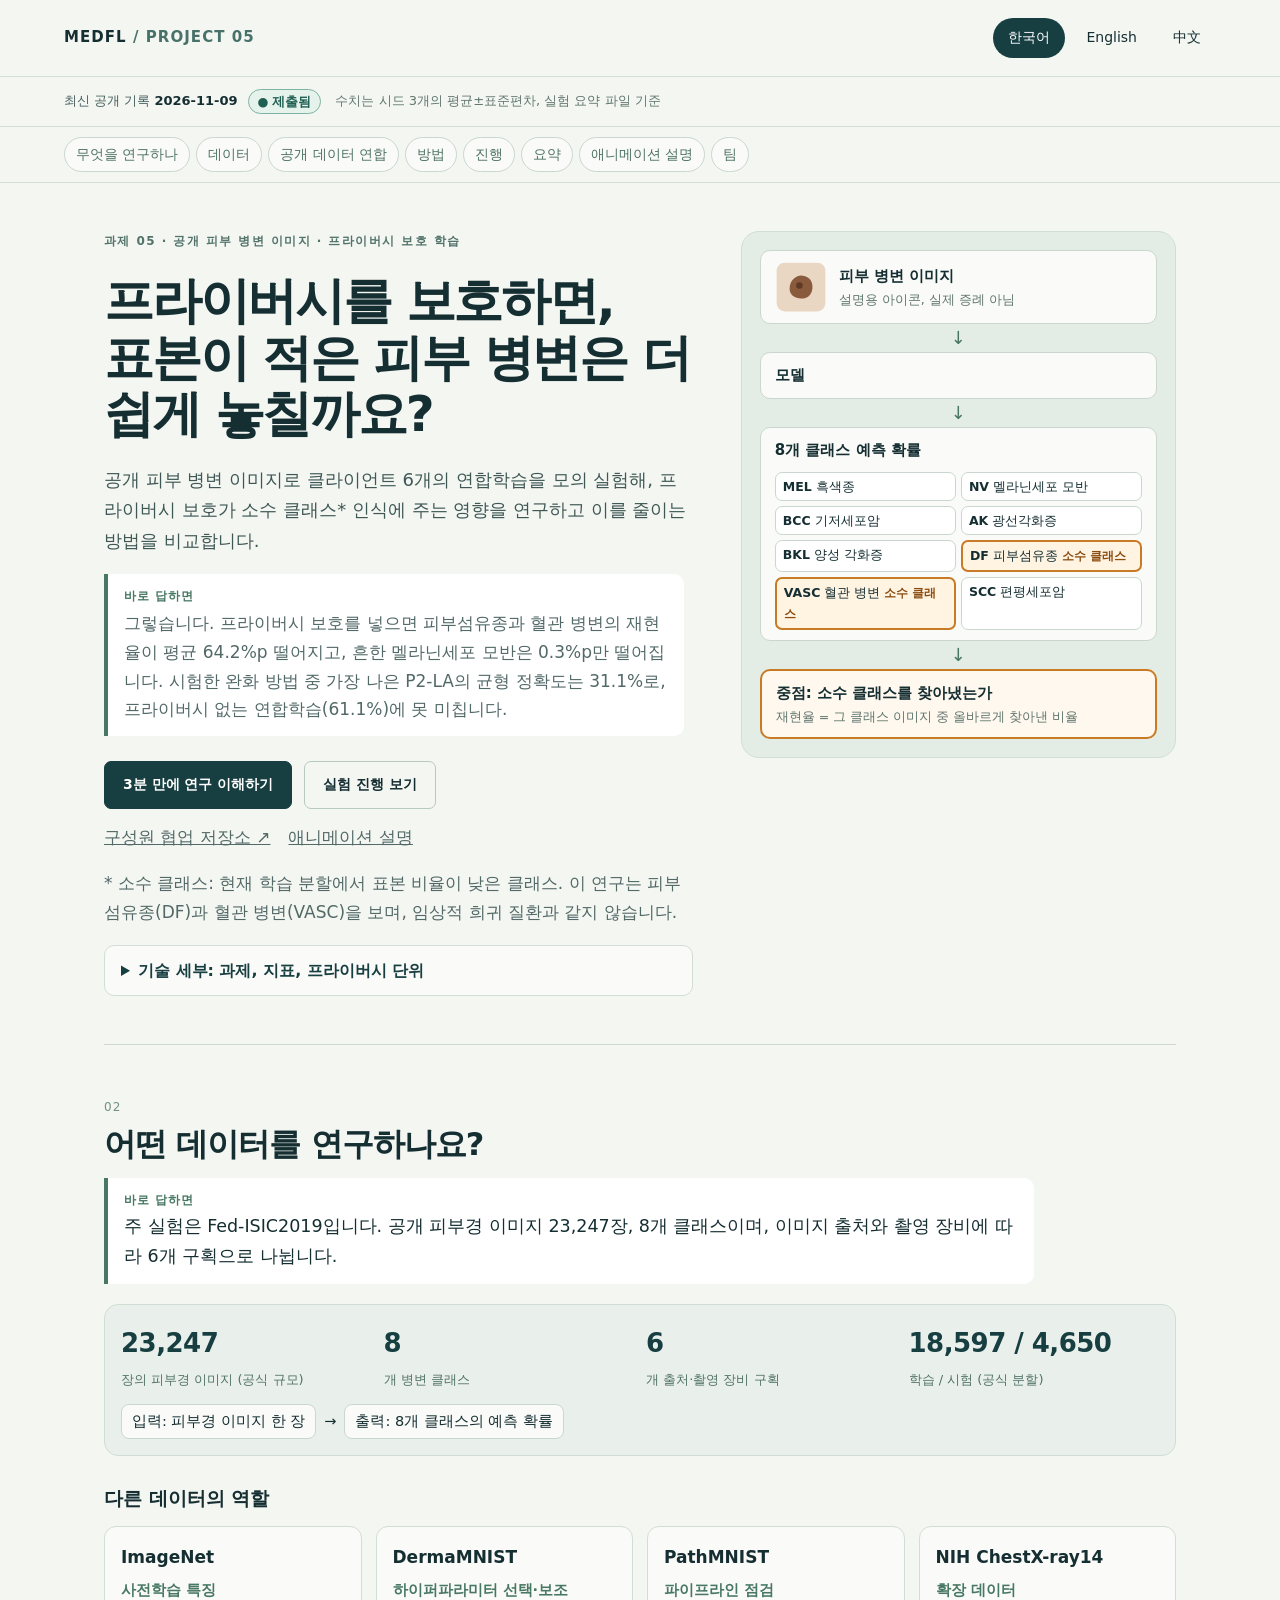
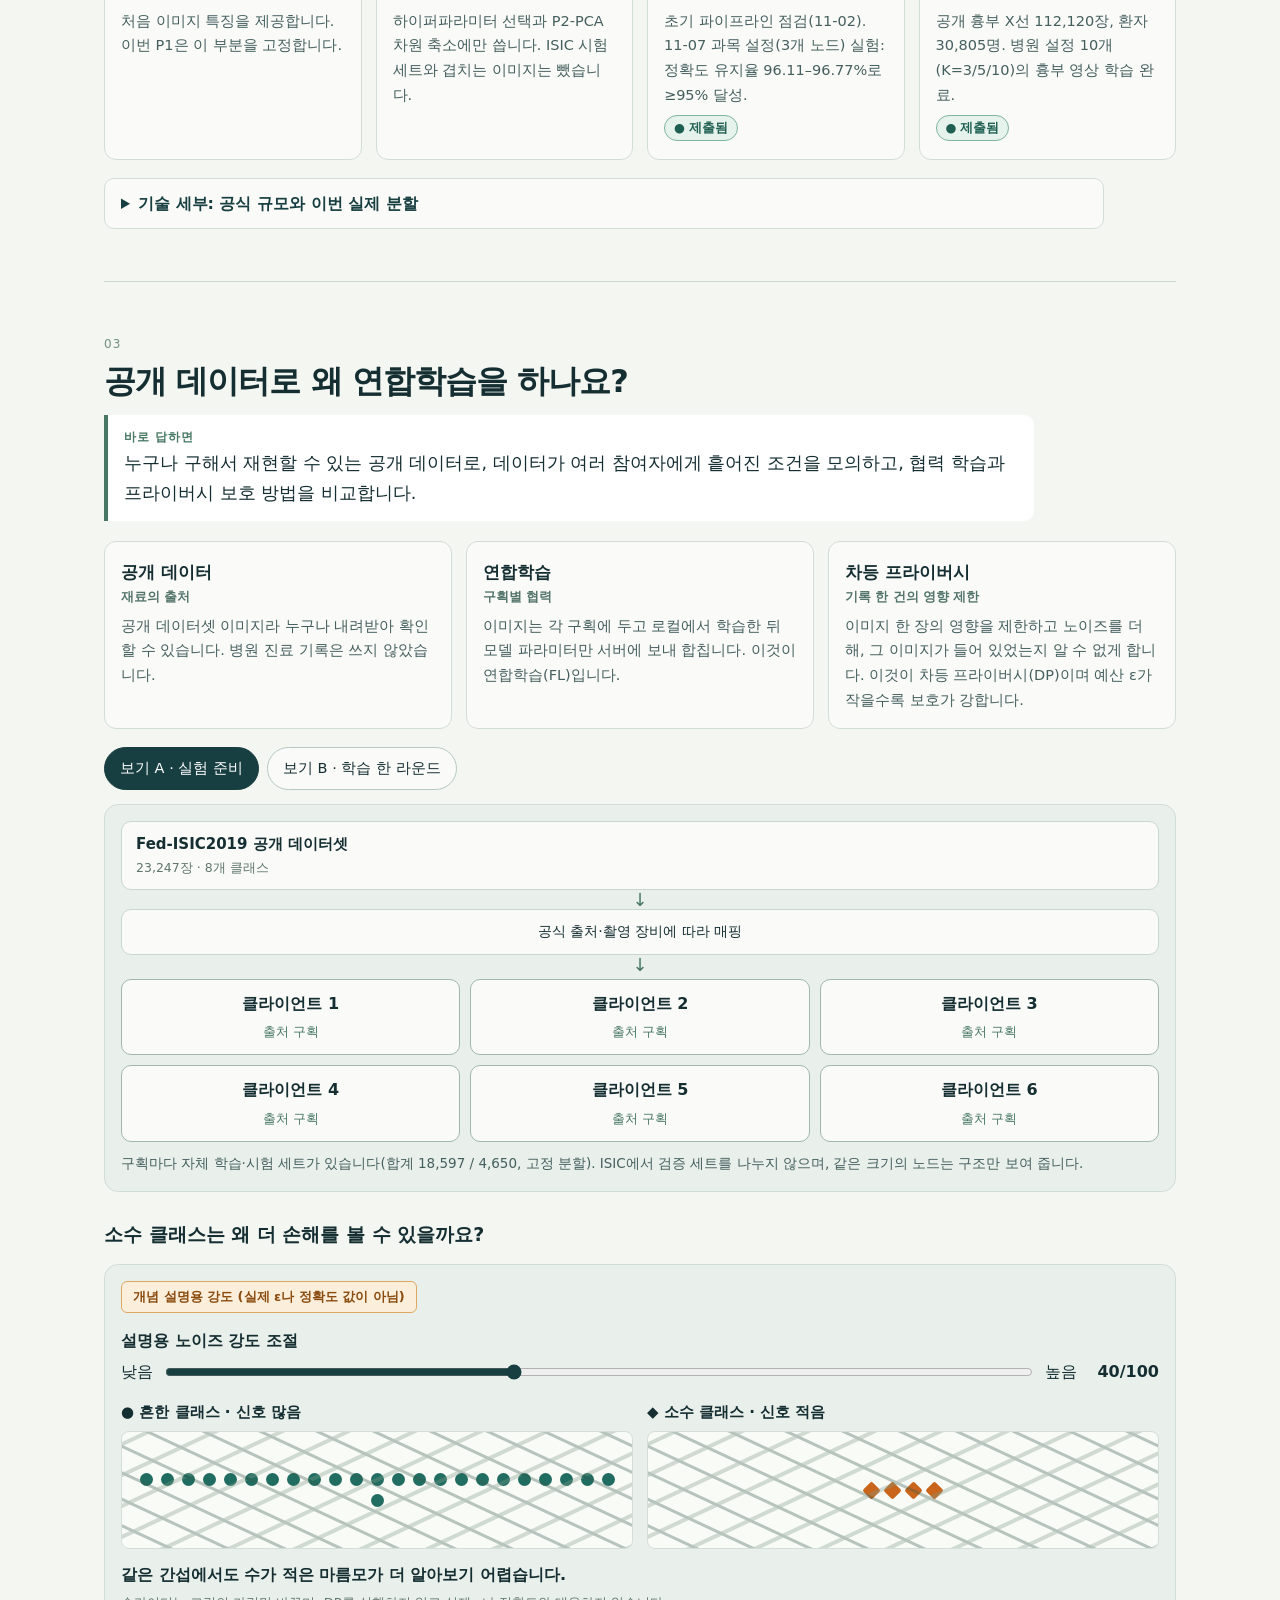
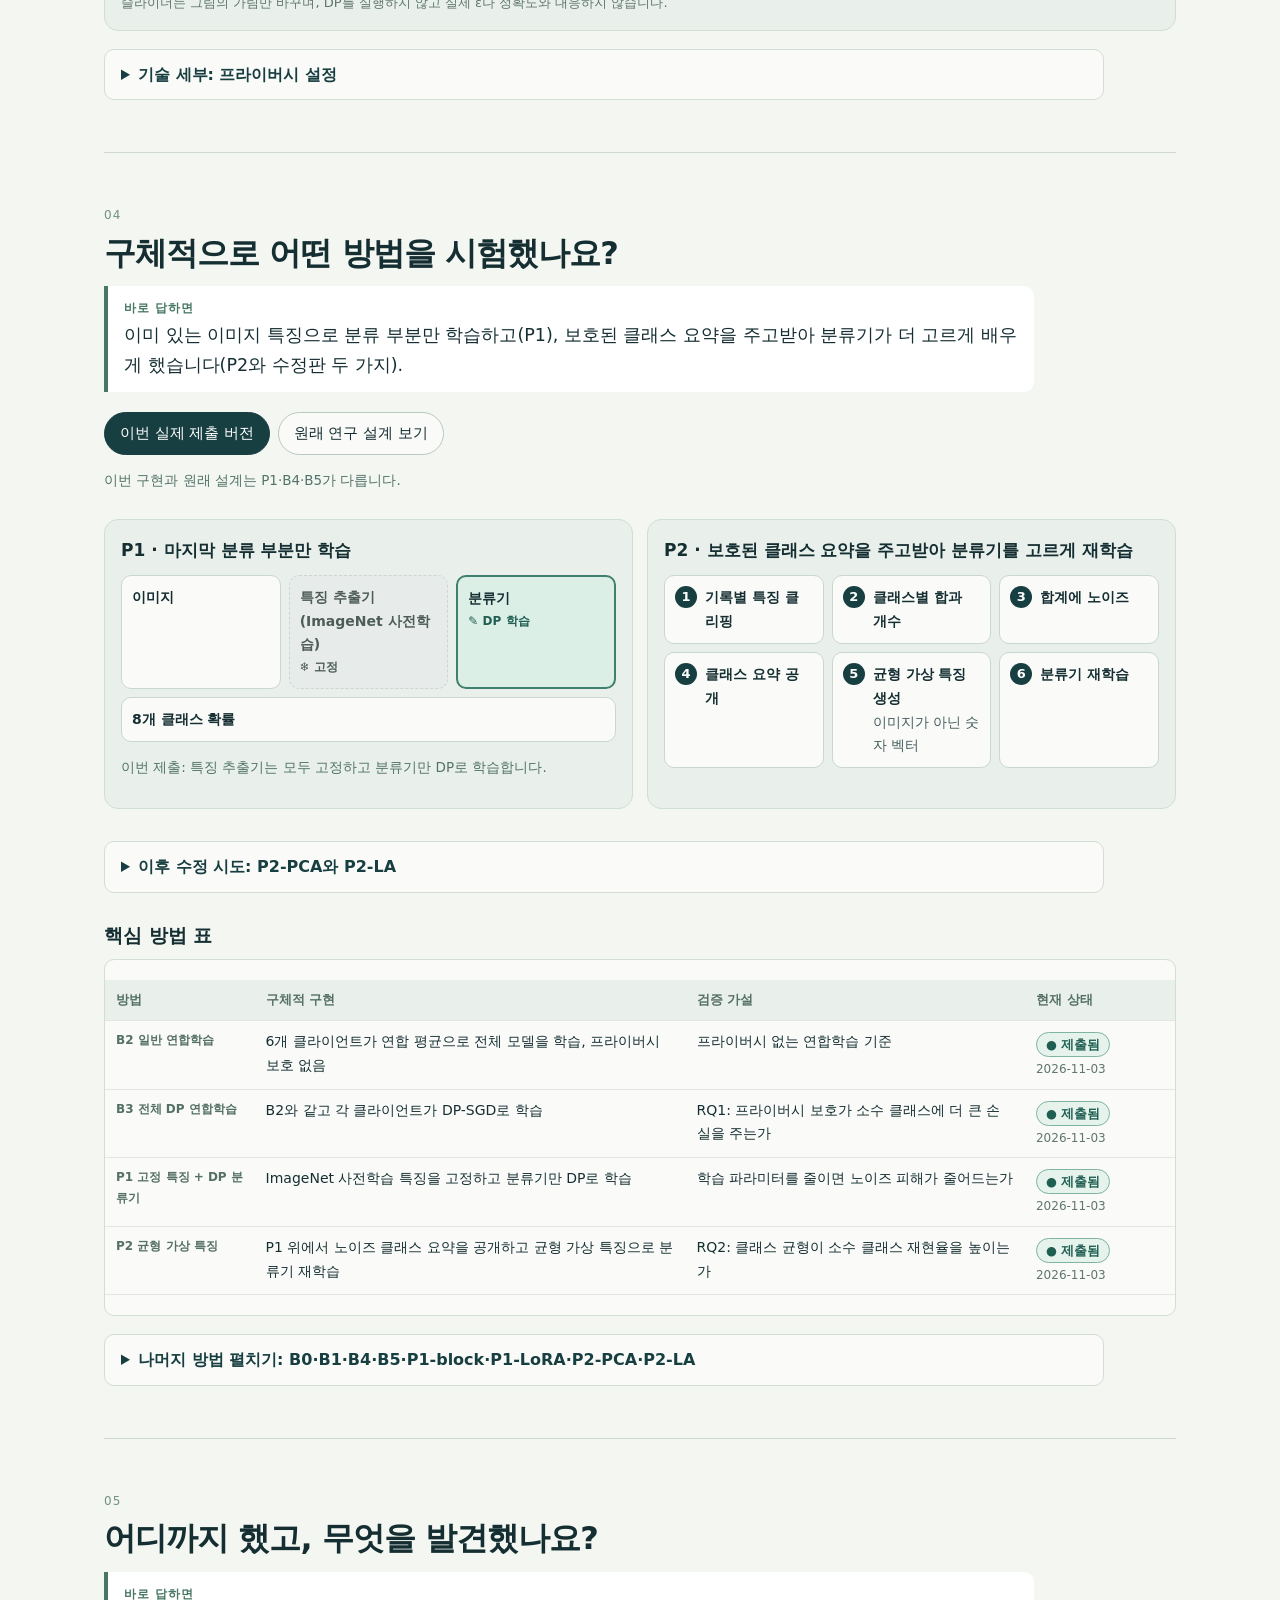
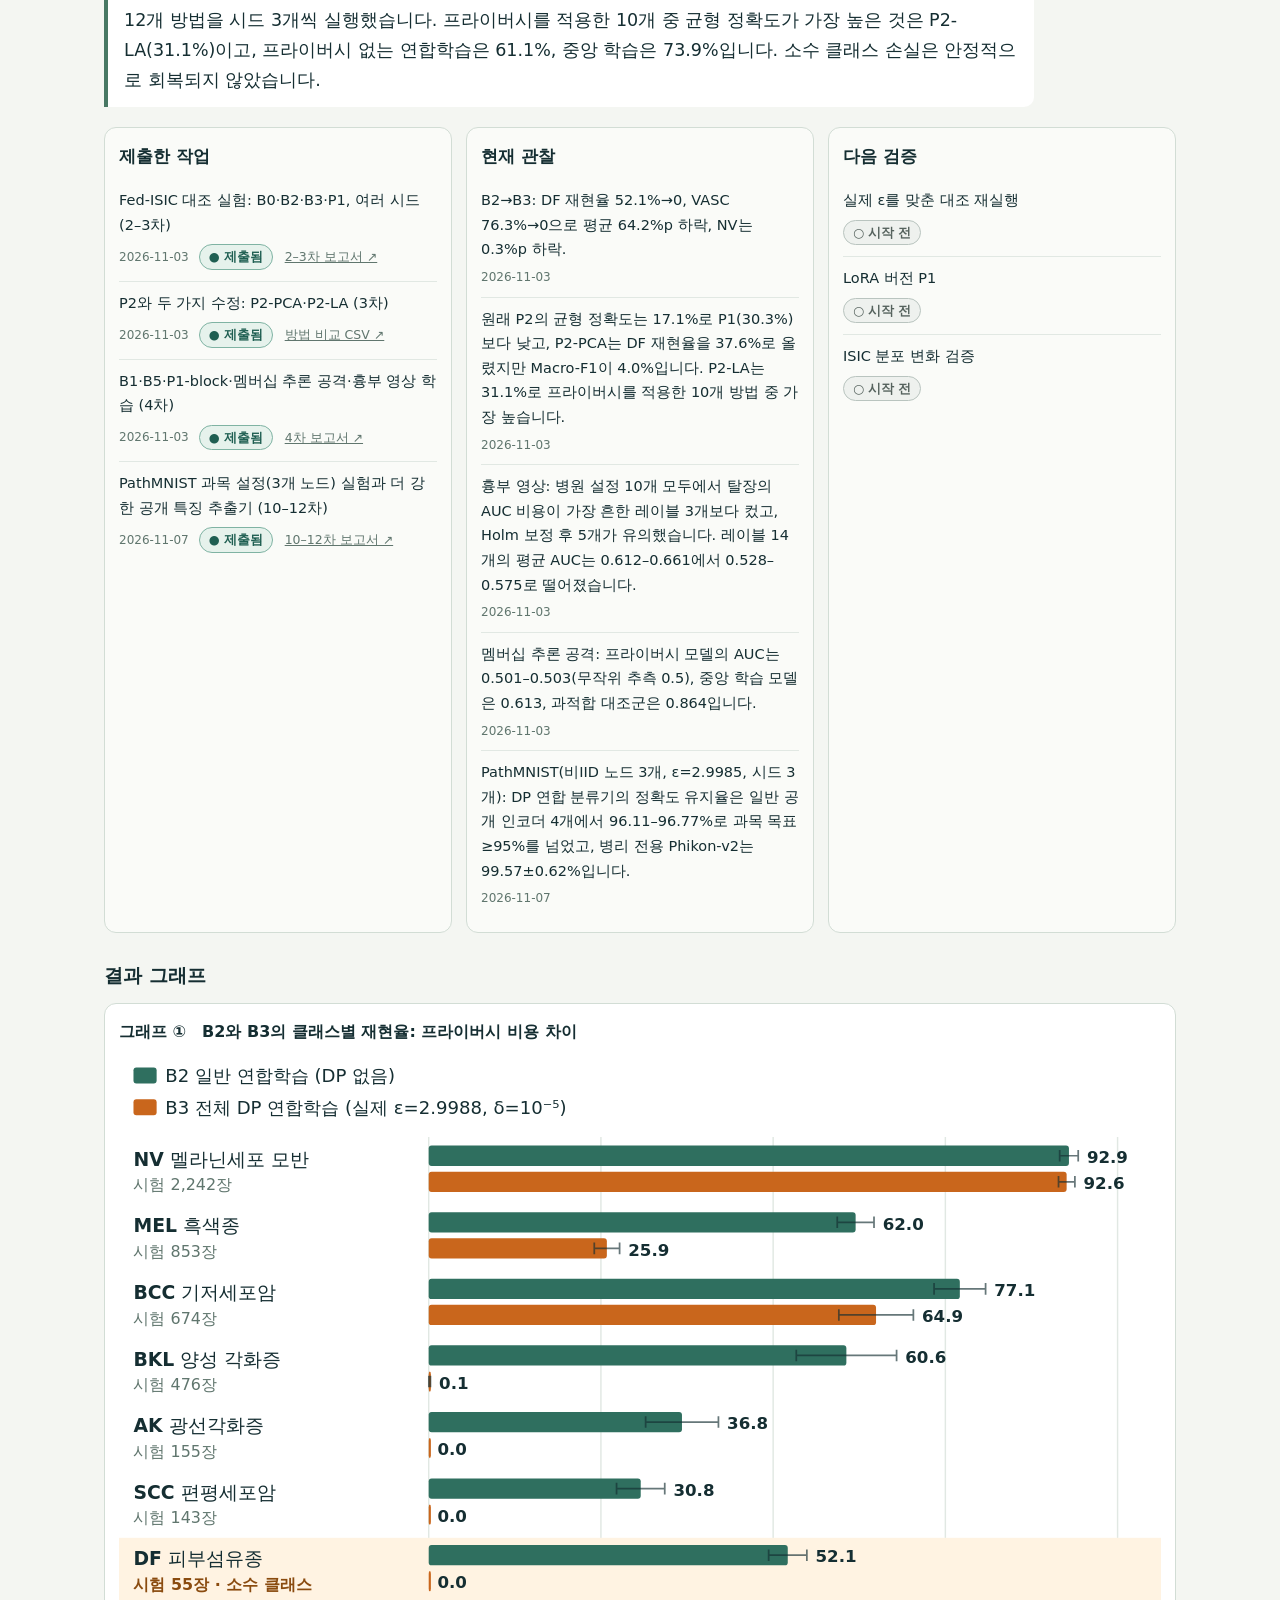
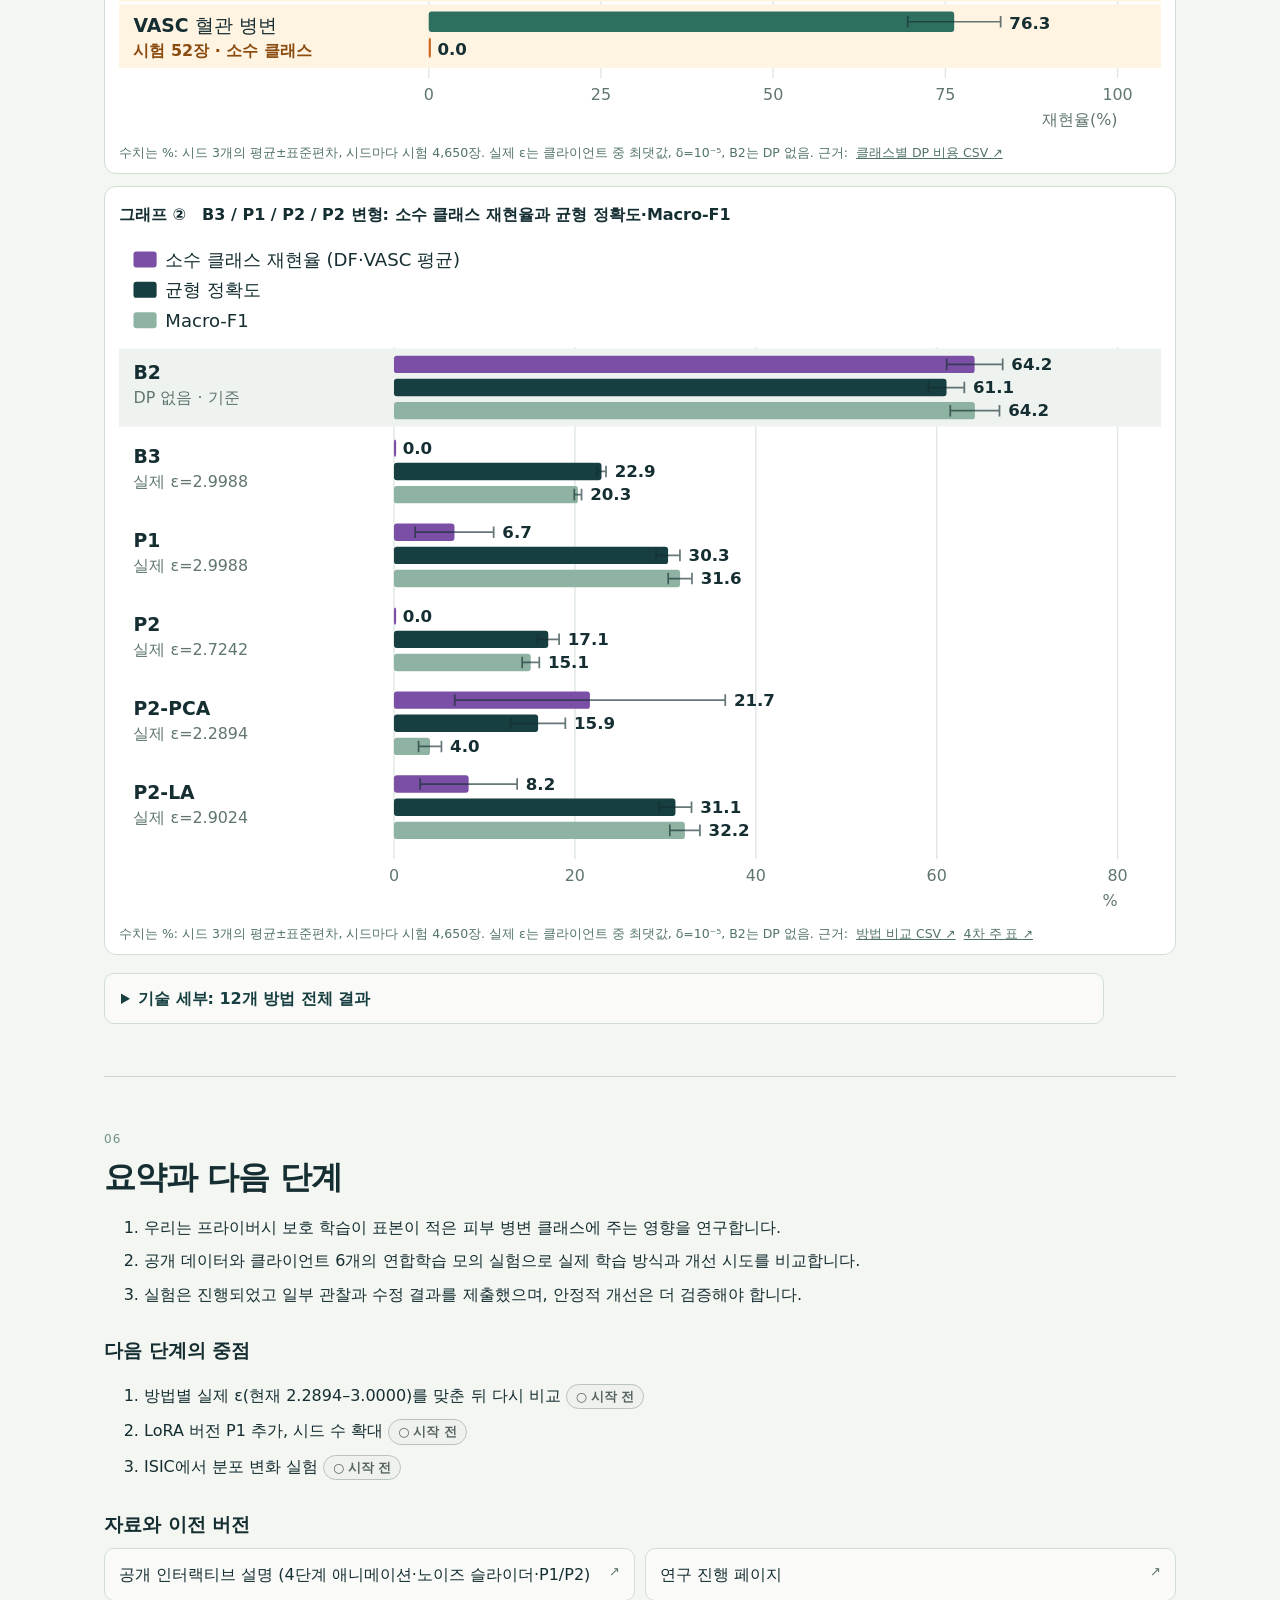
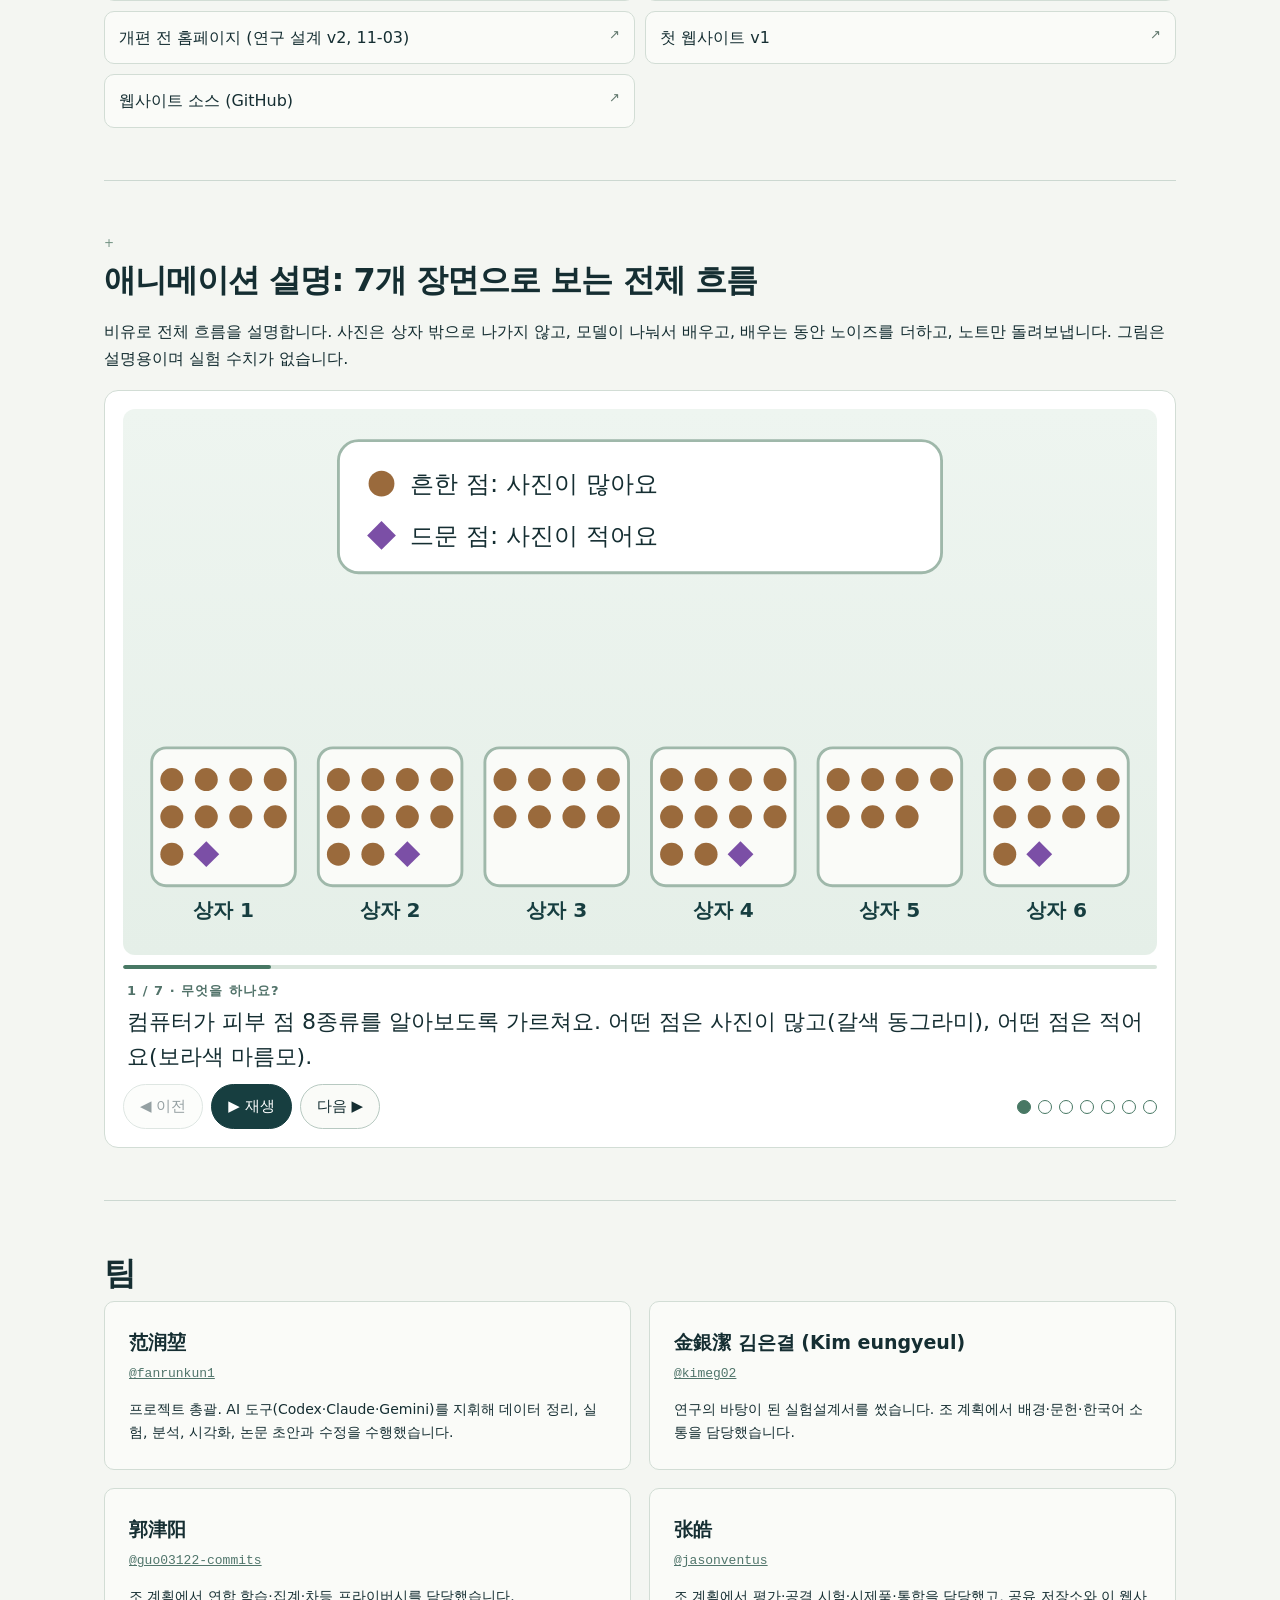
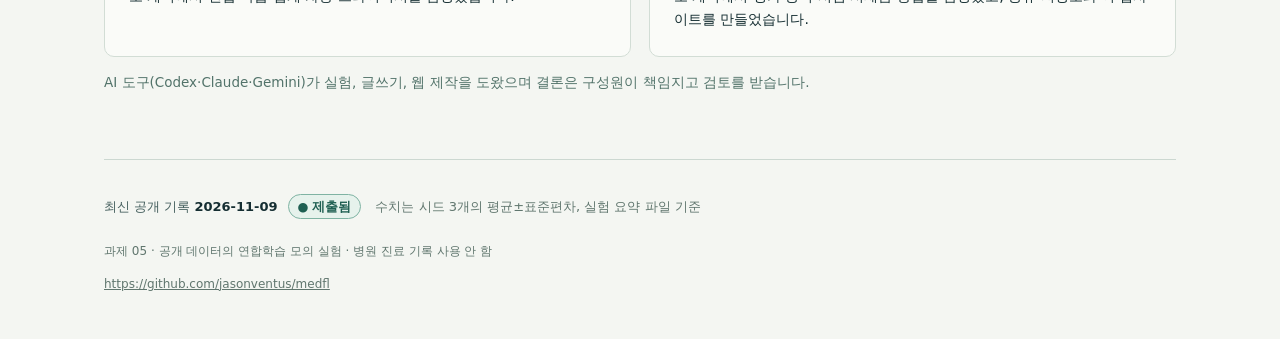
<file: index.html>
<!doctype html><html translate="no" lang="ko"><head><meta charset="utf-8"><meta name="google" content="notranslate"><meta name="viewport" content="width=device-width,initial-scale=1"><meta name="description" content="과제 05: 공개 피부 병변 이미지로 클라이언트 6개의 연합학습을 모의 실험하고, 프라이버시 보호가 소수 클래스 인식에 주는 영향을 연구합니다."><title>MedFL · 프라이버시 보호 학습과 소수 클래스</title><link rel="alternate" hreflang="ko" href="index.html"><link rel="alternate" hreflang="en" href="en.html"><link rel="alternate" hreflang="zh" href="zh.html"><script>document.documentElement.classList.add("js")</script><style>*{box-sizing:border-box}html{scroll-behavior:smooth;scroll-padding-top:100px}body{margin:0;background:#f4f6f2;color:#152e32;font:16px/1.7 system-ui,-apple-system,BlinkMacSystemFont,"Segoe UI",sans-serif}a{color:inherit}a:focus-visible{outline:3px solid #e09b35;outline-offset:5px}header{position:sticky;top:0;z-index:5;background:#f4f6f2f5;border-bottom:1px solid #d5dfd9;padding:18px max(5vw,20px);display:flex;gap:20px;align-items:center;justify-content:space-between}.brand{font-size:15px;font-weight:750;text-decoration:none;letter-spacing:.07em}.brand span{color:#477169}nav{display:flex;gap:6px}nav a{padding:7px 14px;text-decoration:none;border:1px solid transparent;border-radius:30px;font-size:14px}nav a[aria-current=page]{background:#173e40;color:white}main{max-width:1200px;margin:auto;padding:0 5vw}.hero{display:grid;grid-template-columns:1.25fr 1fr;gap:65px;padding:80px 0 55px;align-items:center}.eyebrow{font-size:12px;color:#52736a;font-weight:750;letter-spacing:.12em}.hero h1{font-size:clamp(36px,4.6vw,66px);line-height:1.13;letter-spacing:-.045em;margin:22px 0}.hero p{color:#526968;max-width:580px;font-size:17px}.links{display:flex;flex-wrap:wrap;gap:12px;margin-top:25px}.button{display:inline-block;text-decoration:none;border-radius:7px;border:1px solid #b7c9c1;padding:11px 18px;font-size:14px;font-weight:650}.button.primary{background:#173e40;color:white;border-color:#173e40}.diagram{background:#e4ece6;border:1px solid #d1ded4;border-radius:18px;padding:28px}.diagram svg{display:block;width:100%;height:auto}.diagram p{font-size:13px;text-align:center;margin:12px 0 0}.notice{padding:17px 22px;border-left:3px solid #bc8532;background:#f1ebdc;font-size:14px}.metrics{display:grid;grid-template-columns:repeat(3,1fr);padding:30px 0;border-bottom:1px solid #ccd8d1}.metric{padding:5px 25px;border-right:1px solid #ccd8d1}.metric:first-child{padding-left:0}.metric:last-child{border:0}.metric strong{display:block;font-size:30px;line-height:1.25}.metric span{font-size:13px;color:#5e716b}.section{padding:50px 0;border-bottom:1px solid #ccd8d1}.section h2{font-size:27px;letter-spacing:-.03em;margin:0 0 20px}.section p{max-width:930px;color:#455f5e}.section-num{color:#729283;font-size:12px;display:block;letter-spacing:.1em;margin-bottom:7px}.team{display:grid;grid-template-columns:repeat(2,1fr);gap:18px}.person{padding:24px;border:1px solid #d2ddd5;border-radius:10px;background:#fafbf8}.person h3{margin:0;font-size:19px}.person .handle{font:13px/1.5 ui-monospace,monospace;color:#50756b}.person p{font-size:14px;margin:12px 0 0}.person small{display:block;color:#6b7d74;margin-top:10px}.flow{counter-reset:n;list-style:none;padding:0}.flow li{counter-increment:n;position:relative;padding:0 0 23px 48px;max-width:900px}.flow li:before{content:counter(n,decimal-leading-zero);position:absolute;left:0;top:0;font:14px/28px ui-monospace,monospace;color:#487864;border-bottom:1px solid #acc5b5}.tool-list{padding-left:20px}.tool-list li{margin:14px 0;max-width:900px}.docs{display:grid;grid-template-columns:repeat(2,1fr);gap:12px}.doc{display:flex;justify-content:space-between;gap:10px;border-bottom:1px solid #ccd8d1;padding:14px 2px;text-decoration:none}.doc:hover{color:#14755a}.access{font-size:13px;color:#61786e}.prompt{white-space:pre-wrap;word-break:break-word;background:#e8eee7;border:1px solid #d0ddd0;border-radius:8px;padding:22px;font:14px/1.8 system-ui}.footer{max-width:1200px;margin:auto;padding:32px 5vw 45px;color:#60766e;font-size:12px}.footer strong{display:block;color:#274c43;font-size:13px;margin-bottom:8px}@media(max-width:760px){header{padding:13px 18px;gap:6px}.brand{font-size:12px;letter-spacing:0}nav a{padding:6px 9px;font-size:12px}.hero{grid-template-columns:1fr;gap:25px;padding:40px 0 30px}.diagram{padding:15px}.hero h1{font-size:40px}.team,.docs{grid-template-columns:1fr}.metric{padding:5px 10px}.metric strong{font-size:25px}.metric span{font-size:11px}.section{padding:35px 0}.section h2{font-size:24px}}@media(prefers-reduced-motion:reduce){html{scroll-behavior:auto}}
[lang=ko] h1,[lang=ko] h2{word-break:keep-all}.versionbar{display:flex;flex-wrap:wrap;gap:16px;font-size:12px;padding:18px 0;border-bottom:1px solid #ccd8d1}.tablewrap{overflow-x:auto}table{width:100%;border-collapse:collapse;font-size:14px;margin:20px 0}th,td{text-align:left;vertical-align:top;padding:14px 12px;border-bottom:1px solid #ccd8d1}th{color:#557065;font-size:12px}td:first-child{font-weight:650;white-space:nowrap}.hero{padding-top:55px}.versionpill{font-size:11px;display:inline-block;background:#dce9df;border-radius:4px;padding:4px 8px;margin-top:18px}.diagram h3{font-size:18px;margin:0 0 10px}.diagram ol{padding-left:22px;font-size:14px}.diagram li{margin:12px 0}.toc{display:flex;flex-wrap:wrap;gap:15px;font-size:13px;padding:20px 0}.toc a{color:#507468}.source-note{font-size:13px;color:#60766e}.diagram .budget{font-size:30px;text-align:left;font-weight:700}.diagram .sub{font-size:12px;text-align:left}@media(max-width:760px){.hero h1{font-size:36px}th,td{padding:12px 8px;font-size:12px}.versionbar{gap:10px}.brand span{display:none}}@media(prefers-reduced-motion:reduce){html{scroll-behavior:auto}}.skip{position:absolute;left:-999px}.skip:focus{left:12px;top:12px;z-index:9;background:#fff;padding:8px 12px;border-radius:6px}header{flex-wrap:wrap}.langs a{white-space:nowrap}.recordbar{display:flex;flex-wrap:wrap;gap:6px 10px;align-items:center;font-size:13px;color:#455f5e;padding:10px max(5vw,20px);border-bottom:1px solid #d5dfd9;margin:0}.rec-label b{color:#152e32}.rec-note{color:#60766e}.toc{display:flex;flex-wrap:wrap;gap:4px 6px;padding:10px max(5vw,20px);border-bottom:1px solid #d5dfd9;background:#f4f6f2}.toc a{font-size:13.5px;text-decoration:none;padding:5px 11px;border-radius:999px;border:1px solid #c9d7cf;background:#fafbf8}.toc a:hover{border-color:#487864}.st{display:inline-flex;align-items:center;gap:4px;border-radius:999px;padding:1px 9px;font-size:12.5px;font-weight:700;border:1px solid;margin:2px 4px 2px 0;white-space:nowrap}.st-sub{color:#1f5f52;border-color:#7fb3a3;background:#e6f2ec}.st-pend{color:#8a4b0f;border-color:#e0a860;background:#fbefdc}.st-rev{color:#1d5e2e;border-color:#79b48a;background:#e3f3e6}.st-none{color:#55625d;border-color:#b9c4bf;background:#eef1ee}.mod{padding:52px 0;border-bottom:1px solid #ccd8d1}.mod h2{font-size:clamp(24px,3vw,32px);letter-spacing:-.03em;line-height:1.3;margin:0 0 6px}.alias{position:absolute;width:0;height:0;overflow:hidden}.hero{grid-template-columns:1.15fr .85fr;gap:48px;padding:48px 0;align-items:start}.hero h1{font-size:clamp(30px,3.9vw,52px)}.hero .sub{font-size:18px;color:#3f5856;max-width:640px}.answer{font-size:17.5px;line-height:1.7;color:#152e32;background:#fff;border-left:4px solid #487864;padding:12px 16px;border-radius:0 10px 10px 0;max-width:930px;margin:12px 0 20px}.answer b{display:block;font-size:12px;letter-spacing:.08em;color:#487864;margin-bottom:2px}.minor-links{display:flex;flex-wrap:wrap;gap:6px 18px;font-size:14px;margin:14px 0 0}.def{font-size:13.5px;color:#52736a;max-width:640px}.fig{background:#e9f0eb;border:1px solid #d1ded4;border-radius:14px;padding:16px;margin:14px 0}.fig-h{margin:0 0 10px;font-size:17px}.flow1{margin:0;background:#e4ece6;border:1px solid #d1ded4;border-radius:18px;padding:18px;display:grid;gap:4px}.f-box{background:#fafbf8;border:1px solid #c9d7cf;border-radius:10px;padding:10px 14px}.f-box b{display:block;font-size:15px}.f-box small{display:block;font-size:12.5px;color:#60766e}.f-img{display:flex;gap:12px;align-items:center}.lesion{width:52px;height:52px;flex:none}.f-focus{border:2px solid #c97a24;background:#fff8ee}.f-thin{text-align:center;font-size:14px}.f-arrow{text-align:center;color:#487864;font-size:18px;line-height:1.1}.flow1 figcaption{font-size:13px;color:#52736a;margin-top:6px}.chips{list-style:none;padding:0;margin:8px 0 0;display:grid;grid-template-columns:1fr 1fr;gap:5px}.chip{font-size:12.5px;border:1px solid #c9d7cf;border-radius:7px;padding:3px 7px;background:#fff}.chip b{font-size:12.5px;display:inline}.chip.minor{border:2px solid #c97a24;background:#fff3e2}.chip em{font-style:normal;font-weight:700;color:#8a4b0f;font-size:11.5px}details.tech{margin:18px 0 0;border:1px solid #d2ddd5;border-radius:10px;background:#fafbf8;padding:0 16px;max-width:1000px}details.tech summary{padding:11px 0;font-weight:700;cursor:pointer;color:#173e40}details.tech[open] summary{border-bottom:1px solid #e1e8e3}.tech-body{padding:10px 0 14px;font-size:14.5px}.tech-body ul{margin:0;padding-left:20px}.tech-body li{margin:6px 0}.dataset .stats{display:grid;grid-template-columns:repeat(4,1fr);gap:12px}.stat strong{display:block;font-size:26px;letter-spacing:-.02em;color:#173e40}.stat span{font-size:13px;color:#52736a}.io{display:flex;flex-wrap:wrap;gap:8px;align-items:center;margin:12px 0 0;font-size:14.5px}.io span:not([aria-hidden]){background:#fafbf8;border:1px solid #c9d7cf;border-radius:8px;padding:4px 10px}.sub-h{margin:26px 0 8px;font-size:19px}.cards2,.cards3,.cards4{display:grid;gap:14px;margin:12px 0}.cards2{grid-template-columns:1fr 1fr}.cards3{grid-template-columns:repeat(3,1fr)}.cards4{grid-template-columns:repeat(4,1fr)}.card{background:#fafbf8;border:1px solid #d2ddd5;border-radius:12px;padding:16px}.card h3{margin:0 0 6px;font-size:17px}.card p{margin:6px 0 0;font-size:14.5px;color:#455f5e}.card .role{font-weight:700;color:#487864;margin:0}.concept h3 small{display:block;font-size:12.5px;color:#52736a;font-weight:600}.obs{font-weight:700;color:#8a4b0f!important}.tabs{display:flex;flex-wrap:wrap;gap:8px;margin:18px 0 6px}.tabs button{font:inherit;font-size:14.5px;padding:8px 15px;border-radius:999px;border:1px solid #b7c9c1;background:#fafbf8;color:#152e32;cursor:pointer}.tabs button[aria-selected=true],.tabs button[aria-pressed=true]{background:#173e40;color:#fff;border-color:#173e40}button:focus-visible,summary:focus-visible,.tablewrap:focus-visible{outline:3px solid #e09b35;outline-offset:3px}.va-grid{list-style:none;padding:0;margin:4px 0;display:grid;grid-template-columns:repeat(3,1fr);gap:10px}.va-node{background:#fafbf8;border:1px solid #9fb8aa;border-radius:10px;padding:10px;text-align:center}.va-node b{display:block}.va-node span{font-size:13px;color:#487864}.va-node small{display:block;font-size:12px;color:#60766e}.va-note{font-size:13.5px;color:#455f5e;margin:10px 0 0}.arch{list-style:none;padding:0;margin:0;display:flex;flex-wrap:wrap;gap:8px;align-items:stretch}.arch li{flex:1 1 120px;border-radius:10px;padding:10px;border:1px solid #c9d7cf;background:#fafbf8;position:relative}.arch li b{display:block;font-size:14px}.arch li small{display:block;font-size:12px;font-weight:700}.arch li.a-frozen{background:#e7ebe9;border-style:dashed;color:#4d5c57}.arch li.a-frozen small:before{content:"❄ "}.arch li.a-train{background:#dcefe6;border:2px solid #3f7f6d}.arch li.a-train small{color:#1f5f52}.arch li.a-train small:before{content:"✎ "}.two-fig{display:grid;grid-template-columns:1fr 1fr;gap:14px}.pipe6{list-style:none;padding:0;margin:0;display:grid;grid-template-columns:repeat(3,1fr);gap:8px;counter-reset:s}.pipe6 li{counter-increment:s;background:#fafbf8;border:1px solid #c9d7cf;border-radius:10px;padding:10px 10px 10px 40px;position:relative;font-size:13.5px}.pipe6 li:before{content:counter(s);position:absolute;left:10px;top:10px;width:22px;height:22px;border-radius:50%;background:#173e40;color:#fff;font-weight:700;font-size:13px;display:grid;place-items:center}.pipe6 b{display:block;font-size:14px}.pipe6 span{color:#455f5e}.v-orig{display:none}html:not(.js) .v-orig{display:block}html:not(.js) span.v-orig{display:inline}html:not(.js) span.v-sub:after{content:" / "}.js .vlab{display:none}.vlab{font-style:normal;font-weight:700;color:#487864}.ver-orig .v-sub{display:none}.ver-orig .v-orig{display:block}.ver-orig span.v-orig{display:inline}.tablewrap{overflow-x:auto;margin:8px 0;border:1px solid #d2ddd5;border-radius:10px;background:#fafbf8}.tablewrap table{border-collapse:collapse;width:100%;min-width:680px;font-size:14px}.tablewrap th,.tablewrap td{text-align:left;vertical-align:top;padding:9px 11px;border-bottom:1px solid #e1e8e3}.tablewrap thead th{background:#e9f0eb;font-size:13px}.stc{min-width:150px}.date{display:inline-block;font-size:12px;color:#60766e;margin-right:6px}td small.date{display:block}.swipe{display:none;margin:6px 10px 0;font-size:12px;color:#60766e}.board{display:grid;grid-template-columns:repeat(3,1fr);gap:14px;margin:8px 0}.board .col{background:#fafbf8;border:1px solid #d2ddd5;border-radius:12px;padding:14px}.board h3{margin:0 0 8px;font-size:17px}.board ul{list-style:none;padding:0;margin:0}.board li{padding:9px 0;border-top:1px solid #e1e8e3;font-size:14.5px}.board li:first-child{border-top:0}.meta{margin:5px 0 0;font-size:12.5px;color:#60766e;display:flex;flex-wrap:wrap;align-items:center;gap:2px 4px}.ev{font-size:12.5px;margin-left:4px}.evgrid{display:grid;grid-template-columns:1fr 1fr;gap:14px}.evcard{border:2px dashed #b7c9c1;border-radius:12px;padding:16px;background:#fff}.evcard h4{margin:0 0 6px;font-size:16px}.pending{font-weight:750;color:#8a4b0f;margin:0 0 8px}.evcard dl{display:grid;grid-template-columns:auto 1fr;gap:4px 12px;margin:0;font-size:14px}.evcard dt{font-weight:700;color:#455f5e}.evcard dd{margin:0}.null{color:#8a4b0f;font-weight:700}.chart{background:#fff;border:1px solid #d2ddd5;border-radius:12px;padding:14px 14px 10px;margin:12px 0}.chart h4{margin:0 0 8px;font-size:16px}.cwrap{overflow-x:auto}.chart svg{display:block;width:100%;height:auto;min-width:560px}.chart figcaption{font-size:12.5px;color:#52736a;margin-top:6px}.c-b2{fill:#2f6f5f}.c-b3{fill:#c9661c}.c-mi{fill:#7b4fa6}.c-ba{fill:#173e40}.c-f1{fill:#8fb3a3}.c-err{stroke:#152e32;stroke-width:1.2;fill:none;opacity:.65}.c-grid{stroke:#e1e8e3}.c-axis{font:11px system-ui,sans-serif;fill:#60766e}.c-leg{font:12.5px system-ui,sans-serif;fill:#152e32}.c-lab{font:13px system-ui,sans-serif;fill:#152e32}.c-abbr{font-weight:700}.c-sub{font:11px system-ui,sans-serif;fill:#60766e}.c-sub-minor{fill:#8a4b0f;font-weight:700}.c-val{font:700 11.5px system-ui,sans-serif;fill:#152e32}.c-minor{fill:#fff3e2}.c-ref{fill:#eef3f0}.results-t code{font-size:12.5px}.sum3,.next3{max-width:930px}.sum3 li,.next3 li{margin:6px 0}.small{font-size:13.5px;color:#52736a}.src{font-size:13px}.src a{margin-right:12px}.footer .recordbar{border:0;padding:0 0 8px}.docs{display:grid;grid-template-columns:repeat(2,1fr);gap:10px}.doc{display:flex;justify-content:space-between;gap:10px;text-decoration:none;border:1px solid #d2ddd5;border-radius:10px;padding:12px 14px;background:#fafbf8}@media(max-width:980px){.hero{grid-template-columns:1fr}.cards4{grid-template-columns:1fr 1fr}.two-fig{grid-template-columns:1fr}.pipe6{grid-template-columns:1fr 1fr}}@media(max-width:760px){.dataset .stats{grid-template-columns:1fr 1fr}.cards2,.cards3,.cards4,.board,.evgrid,.docs{grid-template-columns:1fr}.va-grid{grid-template-columns:1fr 1fr}.pipe6{grid-template-columns:1fr}.swipe{display:block}.mod{padding:38px 0}.answer{font-size:16px}header{padding:12px 16px}main{padding:0 16px}.recordbar,.toc{padding-left:16px;padding-right:16px}}</style><link rel="stylesheet" href="assets/medfl.css"><link rel="stylesheet" href="assets/kids.css"></head><body><a class="skip" href="#main">본문으로 건너뛰기</a><header><a class="brand" href="index.html">MEDFL <span>/ PROJECT 05</span></a><nav class="langs" aria-label="Language / 언어 / 语言"><a lang="ko" hreflang="ko" href="index.html" data-lang-link aria-current="page">한국어</a><a lang="en" hreflang="en" href="en.html" data-lang-link>English</a><a lang="zh" hreflang="zh" href="zh.html" data-lang-link>中文</a></nav></header><div class="recordbar" role="note"><span class="rec-label">최신 공개 기록 <b>2026-11-09</b></span><span class="st st-sub"><span aria-hidden="true">●</span> 제출됨</span><span class="rec-note">수치는 시드 3개의 평균±표준편차, 실험 요약 파일 기준</span></div><nav class="toc" aria-label="페이지 목차"><a href="#what">무엇을 연구하나</a><a href="#data">데이터</a><a href="#public-fl">공개 데이터 연합</a><a href="#methods">방법</a><a href="#progress">진행</a><a href="#summary">요약</a><a href="#kids">애니메이션 설명</a><a href="#team">팀</a></nav><main id="main"><section class="hero mod" id="what" aria-labelledby="what-h"><span id="s0" class="alias"></span><div class="hero-text"><div class="eyebrow">과제 05 · 공개 피부 병변 이미지 · 프라이버시 보호 학습</div><h1 id="what-h">프라이버시를 보호하면, 표본이 적은 피부 병변은 더 쉽게 놓칠까요?</h1><p class="sub">공개 피부 병변 이미지로 클라이언트 6개의 연합학습을 모의 실험해, 프라이버시 보호가 소수 클래스* 인식에 주는 영향을 연구하고 이를 줄이는 방법을 비교합니다.</p><p class="answer"><b>바로 답하면</b>그렇습니다. 프라이버시 보호를 넣으면 피부섬유종과 혈관 병변의 재현율이 평균 64.2%p 떨어지고, 흔한 멜라닌세포 모반은 0.3%p만 떨어집니다. 시험한 완화 방법 중 가장 나은 P2-LA의 균형 정확도는 31.1%로, 프라이버시 없는 연합학습(61.1%)에 못 미칩니다.</p><div class="links"><a class="button primary" href="#data">3분 만에 연구 이해하기</a><a class="button" href="progress.html?lang=ko">실험 진행 보기</a></div><p class="minor-links"><a href="https://github.com/jasonventus/medfl">구성원 협업 저장소 ↗</a><a href="#kids">애니메이션 설명</a></p><p class="def">* 소수 클래스: 현재 학습 분할에서 표본 비율이 낮은 클래스. 이 연구는 피부섬유종(DF)과 혈관 병변(VASC)을 보며, 임상적 희귀 질환과 같지 않습니다.</p><details class="tech"><summary>기술 세부: 과제, 지표, 프라이버시 단위</summary><div class="tech-body"><ul><li>과제: Fed-ISIC2019의 8개 클래스 피부 병변 분류.</li><li>지표: 클래스별 재현율, 균형 정확도(8개 클래스 재현율의 평균), Macro-F1(8개 클래스 F1의 평균).</li><li>프라이버시: 이미지/표본 단위 차등 프라이버시(DP-SGD 학습, RDP 회계), 모델마다 목표 상한 ε≤3. 이미지 단위 보호가 곧 환자 단위 보호는 아닙니다.</li><li>적용 범위: 공개 데이터의 연합학습 모의 실험, 출처 구획 6개.</li></ul></div></details></div><figure class="flow1" aria-label="이미지 한 장이 들어가면 8개 클래스마다 확률이 나오고, 우리는 소수 클래스의 재현율을 봅니다."><div class="f-box f-img"><svg class="lesion" viewBox="0 0 64 64" aria-hidden="true"><rect x="2" y="2" width="60" height="60" rx="10" fill="#e9d6c3"/><path d="M18 34c0-10 8-17 16-16 9 1 13 8 12 16-1 9-8 13-15 12-8-1-13-5-13-12z" fill="#8a5a3c"/><circle cx="30" cy="30" r="4" fill="#5d3a26"/></svg><div><b>피부 병변 이미지</b><small>설명용 아이콘, 실제 증례 아님</small></div></div><div class="f-arrow" aria-hidden="true">↓</div><div class="f-box"><b>모델</b></div><div class="f-arrow" aria-hidden="true">↓</div><div class="f-box"><b>8개 클래스 예측 확률</b><ul class="chips"><li class="chip"><b>MEL</b> 흑색종</li><li class="chip"><b>NV</b> 멜라닌세포 모반</li><li class="chip"><b>BCC</b> 기저세포암</li><li class="chip"><b>AK</b> 광선각화증</li><li class="chip"><b>BKL</b> 양성 각화증</li><li class="chip minor"><b>DF</b> 피부섬유종 <em>소수 클래스</em></li><li class="chip minor"><b>VASC</b> 혈관 병변 <em>소수 클래스</em></li><li class="chip"><b>SCC</b> 편평세포암</li></ul></div><div class="f-arrow" aria-hidden="true">↓</div><div class="f-box f-focus"><b>중점: 소수 클래스를 찾아냈는가</b><small>재현율 = 그 클래스 이미지 중 올바르게 찾아낸 비율</small></div></figure></section><section class="mod" id="data" aria-labelledby="data-h"><span id="s1" class="alias"></span><span class="section-num">02</span><h2 id="data-h">어떤 데이터를 연구하나요?</h2><p class="answer"><b>바로 답하면</b>주 실험은 Fed-ISIC2019입니다. 공개 피부경 이미지 23,247장, 8개 클래스이며, 이미지 출처와 촬영 장비에 따라 6개 구획으로 나뉩니다.</p><div class="fig dataset"><div class="stats"><div class="stat"><strong>23,247</strong><span>장의 피부경 이미지 (공식 규모)</span></div><div class="stat"><strong>8</strong><span>개 병변 클래스</span></div><div class="stat"><strong>6</strong><span>개 출처·촬영 장비 구획</span></div><div class="stat"><strong>18,597 / 4,650</strong><span>학습 / 시험 (공식 분할)</span></div></div><p class="io"><span>입력: 피부경 이미지 한 장</span><span aria-hidden="true">→</span><span>출력: 8개 클래스의 예측 확률</span></p></div><h3 class="sub-h">다른 데이터의 역할</h3><div class="cards4"><article class="card"><h3>ImageNet</h3><p class="role">사전학습 특징</p><p>처음 이미지 특징을 제공합니다. 이번 P1은 이 부분을 고정합니다.</p></article><article class="card"><h3>DermaMNIST</h3><p class="role">하이퍼파라미터 선택·보조</p><p>하이퍼파라미터 선택과 P2-PCA 차원 축소에만 씁니다. ISIC 시험 세트와 겹치는 이미지는 뺐습니다.</p></article><article class="card"><h3>PathMNIST</h3><p class="role">파이프라인 점검</p><p>초기 파이프라인 점검(11-02). 11-07 과목 설정(3개 노드) 실험: 정확도 유지율 96.11–96.77%로 ≥95% 달성.</p><p class="stline"><span class="st st-sub"><span aria-hidden="true">●</span> 제출됨</span></p></article><article class="card"><h3>NIH ChestX-ray14</h3><p class="role">확장 데이터</p><p>공개 흉부 X선 112,120장, 환자 30,805명. 병원 설정 10개(K=3/5/10)의 흉부 영상 학습 완료.</p><p class="stline"><span class="st st-sub"><span aria-hidden="true">●</span> 제출됨</span></p></article></div><details class="tech"><summary>기술 세부: 공식 규모와 이번 실제 분할</summary><div class="tech-body"><div class="tablewrap" tabindex="0" role="region" aria-label="기술 세부: 공식 규모와 이번 실제 분할"><p class="swipe">← 좌우로 밀어 보기 →</p><table><thead><tr><th scope="col"></th><th scope="col">공식 (FLamby)</th><th scope="col">이번 실제</th></tr></thead><tbody><tr><th scope="row">전체</th><td>23,247장</td><td>23,247장</td></tr><tr><th scope="row">학습</th><td>18,597장, 클라이언트 6개 (각 351–9,930장)</td><td>공식과 같음, 각 클라이언트가 로컬에서 학습</td></tr><tr><th scope="row">검증</th><td>따로 나누지 않음</td><td>ISIC 이미지를 쓰지 않음, 하이퍼파라미터는 DermaMNIST에서 선택</td></tr><tr><th scope="row">시험</th><td>4,650장, 클라이언트별 분할</td><td>4,650장, 클라이언트 6개를 합쳐 평가</td></tr></tbody></table></div><p>DermaMNIST와 ISIC는 모두 HAM10000에서 왔습니다. ISIC 시험 세트와의 중복을 뺀 뒤 남은 DermaMNIST 이미지는 ISIC 학습 세트에 들어 있습니다.</p><p class="src"><a href="https://github.com/owkin/FLamby/blob/main/flamby/datasets/fed_isic2019/README.md">출처: FLamby Fed-ISIC2019 공식 문서 ↗</a></p></div></details></section><section class="mod" id="public-fl" aria-labelledby="public-fl-h"><span id="public-explainer" class="alias"></span><span id="s4" class="alias"></span><span class="section-num">03</span><h2 id="public-fl-h">공개 데이터로 왜 연합학습을 하나요?</h2><p class="answer"><b>바로 답하면</b>누구나 구해서 재현할 수 있는 공개 데이터로, 데이터가 여러 참여자에게 흩어진 조건을 모의하고, 협력 학습과 프라이버시 보호 방법을 비교합니다.</p><div class="cards3"><article class="card concept"><h3>공개 데이터<small>재료의 출처</small></h3><p>공개 데이터셋 이미지라 누구나 내려받아 확인할 수 있습니다. 병원 진료 기록은 쓰지 않았습니다.</p></article><article class="card concept"><h3>연합학습<small>구획별 협력</small></h3><p>이미지는 각 구획에 두고 로컬에서 학습한 뒤 모델 파라미터만 서버에 보내 합칩니다. 이것이 연합학습(FL)입니다.</p></article><article class="card concept"><h3>차등 프라이버시<small>기록 한 건의 영향 제한</small></h3><p>이미지 한 장의 영향을 제한하고 노이즈를 더해, 그 이미지가 들어 있었는지 알 수 없게 합니다. 이것이 차등 프라이버시(DP)이며 예산 ε가 작을수록 보호가 강합니다.</p></article></div><div class="tabs" role="tablist"><button type="button" role="tab" id="tab-a" data-view="view-a" aria-controls="view-a" aria-selected="true">보기 A · 실험 준비</button><button type="button" role="tab" id="tab-b" data-view="view-b" aria-controls="view-b" aria-selected="false">보기 B · 학습 한 라운드</button></div><div class="view" id="view-a" role="tabpanel" aria-labelledby="tab-a"><div class="fig va"><div class="f-box"><b>Fed-ISIC2019 공개 데이터셋</b><small>23,247장 · 8개 클래스</small></div><div class="f-arrow" aria-hidden="true">↓</div><div class="f-box f-thin">공식 출처·촬영 장비에 따라 매핑</div><div class="f-arrow" aria-hidden="true">↓</div><ol class="va-grid"><li class="va-node"><b>클라이언트 1</b><span>출처 구획</span></li><li class="va-node"><b>클라이언트 2</b><span>출처 구획</span></li><li class="va-node"><b>클라이언트 3</b><span>출처 구획</span></li><li class="va-node"><b>클라이언트 4</b><span>출처 구획</span></li><li class="va-node"><b>클라이언트 5</b><span>출처 구획</span></li><li class="va-node"><b>클라이언트 6</b><span>출처 구획</span></li></ol><p class="va-note">구획마다 자체 학습·시험 세트가 있습니다(합계 18,597 / 4,650, 고정 분할). ISIC에서 검증 세트를 나누지 않으며, 같은 크기의 노드는 구조만 보여 줍니다.</p></div></div><div class="view" id="view-b" role="tabpanel" aria-labelledby="tab-b"><div class="fig"><div data-flr><ol class="flr-fallback"><li><b>서버가 현재 모델을 클라이언트 6개에 보냅니다</b> 보내는 것은 모델 파라미터이며 이미지는 없습니다.</li><li><b>각 클라이언트가 로컬에서 학습: DP-SGD 샘플별 그래디언트 클리핑 + 노이즈</b> 학습의 매 단계에서 이미지 한 장의 그래디언트 기여를 제한한 뒤 가우스 노이즈를 더합니다. 이미지는 계속 로컬에 있습니다.</li><li><b>보호된 모델 업데이트만 올립니다</b> DP-SGD로 학습한 모델 파라미터를 올리며 이미지는 올리지 않습니다. P2는 1단계 학습이 끝난 뒤 노이즈를 더한 클래스 통계를 한 번 더 올립니다.</li><li><b>서버가 가중 평균해 다음 라운드 모델을 만듭니다</b> 클라이언트별 표본 수로 가중 평균(FedAvg)해 다시 보내고 여러 라운드 반복합니다. P2는 마지막에 노이즈 통계로 균형 가상 특징을 만들어 분류기를 다시 학습합니다. 효과는 시험 세트로 평가합니다.</li></ol></div></div></div><h3 class="sub-h">소수 클래스는 왜 더 손해를 볼 수 있을까요?</h3><div class="fig"><div data-noise><p class="tag">개념 설명용 강도 (실제 ε나 정확도 값이 아님)</p><p>같은 간섭에서도 수가 적은 마름모가 더 알아보기 어렵습니다.</p><p class="small">슬라이더는 그림의 가림만 바꾸며, DP를 실행하지 않고 실제 ε나 정확도와 대응하지 않습니다.</p></div></div><details class="tech"><summary>기술 세부: 프라이버시 설정</summary><div class="tech-body"><ul><li>연합 평균(FedAvg): 서버가 클라이언트별 표본 수로 모델 파라미터를 가중 평균합니다.</li><li>DP-SGD: 매 단계 이미지마다 그래디언트를 고정 노름으로 자른 뒤 가우스 노이즈를 더하고, RDP 회계로 (ε, δ)를 계산합니다. δ는 고정합니다.</li><li>보호 단위: ISIC 실험은 이미지/표본 단위, 흉부 영상 확장 실험은 환자 단위입니다.</li><li>예산: 모델마다 목표 상한 ε≤3이며 P2의 클래스 통계 공개도 예산에 포함합니다. 방법마다 실제 누적 ε가 조금씩 달라 결과에 실제 ε·δ를 따로 적습니다.</li><li>ε는 모델 하나에 대한 값이며, 반복 실행과 하이퍼파라미터 탐색 전체의 공개는 합쳐 계산하지 않았습니다.</li></ul><p class="src"><a href="https://opacus.ai/docs/faq">Opacus · DP-SGD ↗</a> <a href="https://arxiv.org/abs/1602.05629">FedAvg ↗</a></p></div></details></section><section class="mod" id="methods" aria-labelledby="methods-h"><span id="s2" class="alias"></span><span id="s3" class="alias"></span><span class="section-num">04</span><h2 id="methods-h">구체적으로 어떤 방법을 시험했나요?</h2><p class="answer"><b>바로 답하면</b>이미 있는 이미지 특징으로 분류 부분만 학습하고(P1), 보호된 클래스 요약을 주고받아 분류기가 더 고르게 배우게 했습니다(P2와 수정판 두 가지).</p><div class="tabs ver" role="group" aria-label="이번 실제 제출 버전 / 원래 연구 설계 보기"><button type="button" data-ver="sub" aria-pressed="true">이번 실제 제출 버전</button><button type="button" data-ver="orig" aria-pressed="false">원래 연구 설계 보기</button></div><p class="small">이번 구현과 원래 설계는 P1·B4·B5가 다릅니다.</p><div class="two-fig"><div class="fig"><h3 class="fig-h">P1 · 마지막 분류 부분만 학습</h3><div class="v-sub"><ol class="arch"><li class="a-io"><b>이미지</b></li><li class="a-frozen"><b>특징 추출기 (ImageNet 사전학습)</b><small>고정</small></li><li class="a-train"><b>분류기</b><small>DP 학습</small></li><li class="a-io"><b>8개 클래스 확률</b></li></ol><p class="small"><i class="vlab">이번: </i>이번 제출: 특징 추출기는 모두 고정하고 분류기만 DP로 학습합니다.</p></div><div class="v-orig"><ol class="arch"><li class="a-io"><b>이미지</b></li><li class="a-frozen"><b>특징 추출기 (대부분)</b><small>고정</small></li><li class="a-train"><b>마지막 block 또는 LoRA</b><small>DP 학습</small></li><li class="a-train"><b>분류기</b><small>DP 학습</small></li><li class="a-io"><b>8개 클래스 확률</b></li></ol><p class="small"><i class="vlab">원 설계: </i>원래 설계: 마지막 block 또는 LoRA를 분류기와 함께 DP로 미세조정합니다. block 버전은 4차에 제출했고(P1-block), LoRA 버전은 시작 전입니다.</p></div></div><div class="fig"><h3 class="fig-h">P2 · 보호된 클래스 요약을 주고받아 분류기를 고르게 재학습</h3><ol class="pipe6"><li><b>기록별 특징 클리핑</b></li><li><b>클래스별 합과 개수</b></li><li><b>합계에 노이즈</b></li><li><b>클래스 요약 공개</b></li><li><b>균형 가상 특징 생성</b><span>이미지가 아닌 숫자 벡터</span></li><li><b>분류기 재학습</b></li></ol></div></div><details class="tech"><summary>이후 수정 시도: P2-PCA와 P2-LA</summary><div class="tech-body"><div class="cards2"><article class="card"><h3>P2-PCA</h3><p>공개 보조 특징(DermaMNIST)으로 PCA 차원 축소를 맞춘 뒤 저차원에서 위의 6단계를 수행합니다. ISIC 시험 세트와 겹치는 DermaMNIST 이미지는 뺐고, 남은 이미지는 ISIC 학습 세트에 들어 있습니다.</p><p class="obs">관찰: 클래스마다 오르내림.</p></article><article class="card"><h3>P2-LA</h3><p>특징 합을 공개하지 않고 분류기도 다시 학습하지 않습니다. DP 클래스 개수로 예측 점수를 보정합니다(Logit Adjustment).</p><p class="obs">관찰: 제한적 개선.</p></article></div></div></details><h3 class="sub-h">핵심 방법 표</h3><div class="tablewrap" tabindex="0" role="region" aria-label="핵심 방법 표"><p class="swipe">← 좌우로 밀어 보기 →</p><table><thead><tr><th scope="col">방법</th><th scope="col">구체적 구현</th><th scope="col">검증 가설</th><th scope="col">현재 상태</th></tr></thead><tbody><tr><th scope="row">B2 일반 연합학습</th><td><span class="v-sub"><i class="vlab">이번: </i>6개 클라이언트가 연합 평균으로 전체 모델을 학습, 프라이버시 보호 없음</span><span class="v-orig"><i class="vlab">원 설계: </i>왼쪽과 같음</span></td><td>프라이버시 없는 연합학습 기준</td><td class="stc"><span class="st st-sub"><span aria-hidden="true">●</span> 제출됨</span><small class="date">2026-11-03</small></td></tr><tr><th scope="row">B3 전체 DP 연합학습</th><td><span class="v-sub"><i class="vlab">이번: </i>B2와 같고 각 클라이언트가 DP-SGD로 학습</span><span class="v-orig"><i class="vlab">원 설계: </i>왼쪽과 같음</span></td><td>RQ1: 프라이버시 보호가 소수 클래스에 더 큰 손실을 주는가</td><td class="stc"><span class="st st-sub"><span aria-hidden="true">●</span> 제출됨</span><small class="date">2026-11-03</small></td></tr><tr><th scope="row">P1 고정 특징 + DP 분류기</th><td><span class="v-sub"><i class="vlab">이번: </i>ImageNet 사전학습 특징을 고정하고 분류기만 DP로 학습</span><span class="v-orig"><i class="vlab">원 설계: </i>대부분 고정하고 마지막 block 또는 LoRA를 분류기와 함께 DP 미세조정</span></td><td>학습 파라미터를 줄이면 노이즈 피해가 줄어드는가</td><td class="stc"><span class="st st-sub"><span aria-hidden="true">●</span> 제출됨</span><small class="date">2026-11-03</small></td></tr><tr><th scope="row">P2 균형 가상 특징</th><td><span class="v-sub"><i class="vlab">이번: </i>P1 위에서 노이즈 클래스 요약을 공개하고 균형 가상 특징으로 분류기 재학습</span><span class="v-orig"><i class="vlab">원 설계: </i>왼쪽과 같음</span></td><td>RQ2: 클래스 균형이 소수 클래스 재현율을 높이는가</td><td class="stc"><span class="st st-sub"><span aria-hidden="true">●</span> 제출됨</span><small class="date">2026-11-03</small></td></tr></tbody></table></div><details class="tech"><summary>나머지 방법 펼치기: B0·B1·B4·B5·P1-block·P1-LoRA·P2-PCA·P2-LA</summary><div class="tech-body"><div class="tablewrap" tabindex="0" role="region" aria-label="나머지 방법 펼치기: B0·B1·B4·B5·P1-block·P1-LoRA·P2-PCA·P2-LA"><p class="swipe">← 좌우로 밀어 보기 →</p><table><thead><tr><th scope="col">방법</th><th scope="col">구체적 구현</th><th scope="col">검증 가설</th><th scope="col">현재 상태</th></tr></thead><tbody><tr><th scope="row">B0 중앙 학습</th><td><span class="v-sub"><i class="vlab">이번: </i>모든 학습 이미지를 한곳에 모아 전체 모델 학습, 프라이버시 보호 없음</span><span class="v-orig"><i class="vlab">원 설계: </i>왼쪽과 같음</span></td><td>성능 상한 기준</td><td class="stc"><span class="st st-sub"><span aria-hidden="true">●</span> 제출됨</span><small class="date">2026-11-03</small></td></tr><tr><th scope="row">B1 단일 클라이언트 DP</th><td><span class="v-sub"><i class="vlab">이번: </i>각 클라이언트가 자기 이미지로만 DP 학습, 협력 없음 (4차)</span><span class="v-orig"><i class="vlab">원 설계: </i>왼쪽과 같음</span></td><td>협력이 도움이 되는가</td><td class="stc"><span class="st st-sub"><span aria-hidden="true">●</span> 제출됨</span><small class="date">2026-11-03</small></td></tr><tr><th scope="row">B4 클래스 가중</th><td><span class="v-sub"><i class="vlab">이번: </i>가중 P1: P1 분류기에 클래스 가중치 적용</span><span class="v-orig"><i class="vlab">원 설계: </i>가중 B3(이전 설계표). 이번 B4와 같은 행에서 비교하지 않음</span></td><td>단순 재가중으로 소수 클래스를 보완할 수 있는가</td><td class="stc"><span class="st st-sub"><span aria-hidden="true">●</span> 제출됨</span><small class="date">2026-11-03</small></td></tr><tr><th scope="row">B5 적응형 클리핑</th><td><span class="v-sub"><i class="vlab">이번: </i>DPSGD-F(클래스별 적응형 클리핑)를 P1 분류기에 적용 (4차)</span><span class="v-orig"><i class="vlab">원 설계: </i>DPSGD-F 적응형 클리핑 기준선</span></td><td>클래스별 클리핑 조정이 소수 클래스 손실을 줄이는가</td><td class="stc"><span class="st st-sub"><span aria-hidden="true">●</span> 제출됨</span><small class="date">2026-11-03</small></td></tr><tr><th scope="row">P1-block</th><td><span class="v-sub"><i class="vlab">이번: </i>마지막 block과 분류기를 함께 DP 미세조정 (4차)</span><span class="v-orig"><i class="vlab">원 설계: </i>원 설계 P1의 block 버전</span></td><td>block 하나를 더 학습하면 나아지는가</td><td class="stc"><span class="st st-sub"><span aria-hidden="true">●</span> 제출됨</span><small class="date">2026-11-03</small></td></tr><tr><th scope="row">P1-LoRA</th><td><span class="v-sub"><i class="vlab">이번: </i>아직 구현하지 않음</span><span class="v-orig"><i class="vlab">원 설계: </i>LoRA와 분류기를 함께 DP 미세조정</span></td><td>저랭크 미세조정이 같은 예산에서 더 잘 배우는가</td><td class="stc"><span class="st st-none"><span aria-hidden="true">○</span> 시작 전</span></td></tr><tr><th scope="row">P2-PCA</th><td><span class="v-sub"><i class="vlab">이번: </i>공개 보조 특징(DermaMNIST)으로 PCA 차원 축소를 맞춘 뒤 저차원에서 P2 수행</span><span class="v-orig"><i class="vlab">원 설계: </i>원 설계에 없음 (이번 수정 시도)</span></td><td>차원을 줄이면 노이즈 요약이 더 안정적인가</td><td class="stc"><span class="st st-sub"><span aria-hidden="true">●</span> 제출됨</span><small class="date">2026-11-03</small></td></tr><tr><th scope="row">P2-LA</th><td><span class="v-sub"><i class="vlab">이번: </i>DP 클래스 개수로 예측 점수를 보정(Logit Adjustment). 특징 합을 공개하지 않고 분류기도 다시 학습하지 않음</span><span class="v-orig"><i class="vlab">원 설계: </i>원 설계에 없음 (이번 수정 시도)</span></td><td>개수 보정만으로 소수 클래스가 나아지는가</td><td class="stc"><span class="st st-sub"><span aria-hidden="true">●</span> 제출됨</span><small class="date">2026-11-03</small></td></tr></tbody></table></div></div></details></section><section class="mod" id="progress" aria-labelledby="progress-h"><span id="research-update-20261103" class="alias"></span><span id="s5" class="alias"></span><span class="section-num">05</span><h2 id="progress-h">어디까지 했고, 무엇을 발견했나요?</h2><p class="answer"><b>바로 답하면</b>12개 방법을 시드 3개씩 실행했습니다. 프라이버시를 적용한 10개 중 균형 정확도가 가장 높은 것은 P2-LA(31.1%)이고, 프라이버시 없는 연합학습은 61.1%, 중앙 학습은 73.9%입니다. 소수 클래스 손실은 안정적으로 회복되지 않았습니다.</p><div class="board"><div class="col"><h3>제출한 작업</h3><ul><li>Fed-ISIC 대조 실험: B0·B2·B3·P1, 여러 시드 (2–3차)<p class="meta"><span class=date>2026-11-03</span><span class="st st-sub"><span aria-hidden="true">●</span> 제출됨</span><a class="ev" href="https://github.com/jasonventus/healthcare-ai-project05/blob/84ab6a2e9433db4023fe40629eff7814c2d09043/experiments/2026-11-03_round2-3_fedisic/REPORT.md" rel="noopener">2–3차 보고서 ↗</a></p></li><li>P2와 두 가지 수정: P2-PCA·P2-LA (3차)<p class="meta"><span class=date>2026-11-03</span><span class="st st-sub"><span aria-hidden="true">●</span> 제출됨</span><a class="ev" href="https://github.com/jasonventus/healthcare-ai-project05/blob/84ab6a2e9433db4023fe40629eff7814c2d09043/src/runs_fedisic/round3_summary/methods_eps3.csv" rel="noopener">방법 비교 CSV ↗</a></p></li><li>B1·B5·P1-block·멤버십 추론 공격·흉부 영상 학습 (4차)<p class="meta"><span class=date>2026-11-03</span><span class="st st-sub"><span aria-hidden="true">●</span> 제출됨</span><a class="ev" href="https://github.com/jasonventus/healthcare-ai-project05/blob/b24f91f554e6e998fb79f4af87edb4a7ca275f5e/experiments/2026-11-03_round4_all-experiments/REPORT.md" rel="noopener">4차 보고서 ↗</a></p></li><li>PathMNIST 과목 설정(3개 노드) 실험과 더 강한 공개 특징 추출기 (10–12차)<p class="meta"><span class=date>2026-11-07</span><span class="st st-sub"><span aria-hidden="true">●</span> 제출됨</span><a class="ev" href="https://github.com/jasonventus/healthcare-ai-project05/blob/edeec2bf2aaa66a0dd082ed0d1d308884229a34d/experiments/2026-11-07_round10-12_course-target/REPORT.md" rel="noopener">10–12차 보고서 ↗</a></p></li></ul></div><div class="col"><h3>현재 관찰</h3><ul><li>B2→B3: DF 재현율 52.1%→0, VASC 76.3%→0으로 평균 64.2%p 하락, NV는 0.3%p 하락.<p class="meta"><span class="date">2026-11-03</span></p></li><li>원래 P2의 균형 정확도는 17.1%로 P1(30.3%)보다 낮고, P2-PCA는 DF 재현율을 37.6%로 올렸지만 Macro-F1이 4.0%입니다. P2-LA는 31.1%로 프라이버시를 적용한 10개 방법 중 가장 높습니다.<p class="meta"><span class="date">2026-11-03</span></p></li><li>흉부 영상: 병원 설정 10개 모두에서 탈장의 AUC 비용이 가장 흔한 레이블 3개보다 컸고, Holm 보정 후 5개가 유의했습니다. 레이블 14개의 평균 AUC는 0.612–0.661에서 0.528–0.575로 떨어졌습니다.<p class="meta"><span class="date">2026-11-03</span></p></li><li>멤버십 추론 공격: 프라이버시 모델의 AUC는 0.501–0.503(무작위 추측 0.5), 중앙 학습 모델은 0.613, 과적합 대조군은 0.864입니다.<p class="meta"><span class="date">2026-11-03</span></p></li><li>PathMNIST(비IID 노드 3개, ε=2.9985, 시드 3개): DP 연합 분류기의 정확도 유지율은 일반 공개 인코더 4개에서 96.11–96.77%로 과목 목표 ≥95%를 넘었고, 병리 전용 Phikon-v2는 99.57±0.62%입니다.<p class="meta"><span class="date">2026-11-07</span></p></li></ul></div><div class="col"><h3>다음 검증</h3><ul><li>실제 ε를 맞춘 대조 재실행<p class="meta"><span class="st st-none"><span aria-hidden="true">○</span> 시작 전</span></p></li><li>LoRA 버전 P1<p class="meta"><span class="st st-none"><span aria-hidden="true">○</span> 시작 전</span></p></li><li>ISIC 분포 변화 검증<p class="meta"><span class="st st-none"><span aria-hidden="true">○</span> 시작 전</span></p></li></ul></div></div><h3 class="sub-h">결과 그래프</h3><figure class="chart" id="dp-cost-by-class"><h4>그래프 ①　B2와 B3의 클래스별 재현율: 프라이버시 비용 차이</h4><div class="cwrap" tabindex="0" role="region" aria-label="그래프 ①　B2와 B3의 클래스별 재현율: 프라이버시 비용 차이"><svg viewBox="0 0 720 472" role="img" aria-label="그래프 ①　B2와 B3의 클래스별 재현율: 프라이버시 비용 차이"><desc>NV B2 92.9%, B3 92.6%; MEL B2 62.0%, B3 25.9%; BCC B2 77.1%, B3 64.9%; BKL B2 60.6%, B3 0.1%; AK B2 36.8%, B3 0.0%; SCC B2 30.8%, B3 0.0%; DF B2 52.1%, B3 0.0%; VASC B2 76.3%, B3 0.0%</desc><rect x="10" y="10" width="16" height="11" rx="2" class="c-b2"/><text x="32.0" y="20.0" class="c-leg" text-anchor="start">B2 일반 연합학습 (DP 없음)</text><rect x="10" y="32" width="16" height="11" rx="2" class="c-b3"/><text x="32.0" y="42.0" class="c-leg" text-anchor="start">B3 전체 DP 연합학습 (실제 ε=2.9988, δ=10⁻⁵)</text><line x1="214.0" y1="58" x2="214.0" y2="432" class="c-grid"/><text x="214.0" y="447.0" class="c-axis" text-anchor="middle">0</text><line x1="333.0" y1="58" x2="333.0" y2="432" class="c-grid"/><text x="333.0" y="447.0" class="c-axis" text-anchor="middle">25</text><line x1="452.0" y1="58" x2="452.0" y2="432" class="c-grid"/><text x="452.0" y="447.0" class="c-axis" text-anchor="middle">50</text><line x1="571.0" y1="58" x2="571.0" y2="432" class="c-grid"/><text x="571.0" y="447.0" class="c-axis" text-anchor="middle">75</text><line x1="690.0" y1="58" x2="690.0" y2="432" class="c-grid"/><text x="690.0" y="447.0" class="c-axis" text-anchor="middle">100</text><text x="690.0" y="464.0" class="c-axis" text-anchor="end">재현율(%)</text><text x="10.0" y="78.0" class="c-lab" text-anchor="start"><tspan class="c-abbr">NV</tspan> 멜라닌세포 모반</text><text x="10.0" y="95.0" class="c-sub" text-anchor="start">시험 2,242장</text><rect x="214" y="64.0" width="442.4" height="14" rx="2" class="c-b2"/><path d="M650.0 71.0H662.8M650.0 67.0V75.0M662.8 67.0V75.0" class="c-err"/><text x="668.8" y="76.0" class="c-val" text-anchor="start">92.9</text><rect x="214" y="82.0" width="440.8" height="14" rx="2" class="c-b3"/><path d="M649.2 89.0H660.5M649.2 85.0V93.0M660.5 85.0V93.0" class="c-err"/><text x="666.5" y="94.0" class="c-val" text-anchor="start">92.6</text><text x="10.0" y="124.0" class="c-lab" text-anchor="start"><tspan class="c-abbr">MEL</tspan> 흑색종</text><text x="10.0" y="141.0" class="c-sub" text-anchor="start">시험 853장</text><rect x="214" y="110.0" width="295.0" height="14" rx="2" class="c-b2"/><path d="M496.3 117.0H521.7M496.3 113.0V121.0M521.7 113.0V121.0" class="c-err"/><text x="527.7" y="122.0" class="c-val" text-anchor="start">62.0</text><rect x="214" y="128.0" width="123.1" height="14" rx="2" class="c-b3"/><path d="M328.4 135.0H345.9M328.4 131.0V139.0M345.9 131.0V139.0" class="c-err"/><text x="351.9" y="140.0" class="c-val" text-anchor="start">25.9</text><text x="10.0" y="170.0" class="c-lab" text-anchor="start"><tspan class="c-abbr">BCC</tspan> 기저세포암</text><text x="10.0" y="187.0" class="c-sub" text-anchor="start">시험 674장</text><rect x="214" y="156.0" width="367.0" height="14" rx="2" class="c-b2"/><path d="M563.2 163.0H598.8M563.2 159.0V167.0M598.8 159.0V167.0" class="c-err"/><text x="604.8" y="168.0" class="c-val" text-anchor="start">77.1</text><rect x="214" y="174.0" width="309.1" height="14" rx="2" class="c-b3"/><path d="M497.4 181.0H548.9M497.4 177.0V185.0M548.9 177.0V185.0" class="c-err"/><text x="554.9" y="186.0" class="c-val" text-anchor="start">64.9</text><text x="10.0" y="216.0" class="c-lab" text-anchor="start"><tspan class="c-abbr">BKL</tspan> 양성 각화증</text><text x="10.0" y="233.0" class="c-sub" text-anchor="start">시험 476장</text><rect x="214" y="202.0" width="288.6" height="14" rx="2" class="c-b2"/><path d="M468.0 209.0H537.3M468.0 205.0V213.0M537.3 205.0V213.0" class="c-err"/><text x="543.3" y="214.0" class="c-val" text-anchor="start">60.6</text><rect x="214" y="220.0" width="1.5" height="14" rx="2" class="c-b3"/><path d="M214.1 227.0H215.2M214.1 223.0V231.0M215.2 223.0V231.0" class="c-err"/><text x="221.2" y="232.0" class="c-val" text-anchor="start">0.1</text><text x="10.0" y="262.0" class="c-lab" text-anchor="start"><tspan class="c-abbr">AK</tspan> 광선각화증</text><text x="10.0" y="279.0" class="c-sub" text-anchor="start">시험 155장</text><rect x="214" y="248.0" width="175.0" height="14" rx="2" class="c-b2"/><path d="M363.9 255.0H414.2M363.9 251.0V259.0M414.2 251.0V259.0" class="c-err"/><text x="420.2" y="260.0" class="c-val" text-anchor="start">36.8</text><rect x="214" y="266.0" width="1.5" height="14" rx="2" class="c-b3"/><text x="220.0" y="278.0" class="c-val" text-anchor="start">0.0</text><text x="10.0" y="308.0" class="c-lab" text-anchor="start"><tspan class="c-abbr">SCC</tspan> 편평세포암</text><text x="10.0" y="325.0" class="c-sub" text-anchor="start">시험 143장</text><rect x="214" y="294.0" width="146.5" height="14" rx="2" class="c-b2"/><path d="M343.8 301.0H377.1M343.8 297.0V305.0M377.1 297.0V305.0" class="c-err"/><text x="383.1" y="306.0" class="c-val" text-anchor="start">30.8</text><rect x="214" y="312.0" width="1.5" height="14" rx="2" class="c-b3"/><text x="220.0" y="324.0" class="c-val" text-anchor="start">0.0</text><rect x="0" y="335" width="720" height="44" class="c-minor"/><text x="10.0" y="354.0" class="c-lab" text-anchor="start"><tspan class="c-abbr">DF</tspan> 피부섬유종</text><text x="10.0" y="371.0" class="c-sub c-sub-minor" text-anchor="start">시험 55장 · 소수 클래스</text><rect x="214" y="340.0" width="248.1" height="14" rx="2" class="c-b2"/><path d="M448.9 347.0H475.3M448.9 343.0V351.0M475.3 343.0V351.0" class="c-err"/><text x="481.3" y="352.0" class="c-val" text-anchor="start">52.1</text><rect x="214" y="358.0" width="1.5" height="14" rx="2" class="c-b3"/><text x="220.0" y="370.0" class="c-val" text-anchor="start">0.0</text><rect x="0" y="381" width="720" height="44" class="c-minor"/><text x="10.0" y="400.0" class="c-lab" text-anchor="start"><tspan class="c-abbr">VASC</tspan> 혈관 병변</text><text x="10.0" y="417.0" class="c-sub c-sub-minor" text-anchor="start">시험 52장 · 소수 클래스</text><rect x="214" y="386.0" width="363.1" height="14" rx="2" class="c-b2"/><path d="M545.0 393.0H609.2M545.0 389.0V397.0M609.2 389.0V397.0" class="c-err"/><text x="615.2" y="398.0" class="c-val" text-anchor="start">76.3</text><rect x="214" y="404.0" width="1.5" height="14" rx="2" class="c-b3"/><text x="220.0" y="416.0" class="c-val" text-anchor="start">0.0</text></svg></div><figcaption>수치는 %: 시드 3개의 평균±표준편차, 시드마다 시험 4,650장. 실제 ε는 클라이언트 중 최댓값, δ=10⁻⁵, B2는 DP 없음. 근거: <a class="ev" href="https://github.com/jasonventus/healthcare-ai-project05/blob/84ab6a2e9433db4023fe40629eff7814c2d09043/src/runs_fedisic/round3_summary/per_class_dp_cost.csv" rel="noopener">클래스별 DP 비용 CSV ↗</a></figcaption></figure><figure class="chart" id="minority-vs-overall"><h4>그래프 ②　B3 / P1 / P2 / P2 변형: 소수 클래스 재현율과 균형 정확도·Macro-F1</h4><div class="cwrap" tabindex="0" role="region" aria-label="그래프 ②　B3 / P1 / P2 / P2 변형: 소수 클래스 재현율과 균형 정확도·Macro-F1"><svg viewBox="0 0 720 470" role="img" aria-label="그래프 ②　B3 / P1 / P2 / P2 변형: 소수 클래스 재현율과 균형 정확도·Macro-F1"><desc>B2: 소수 클래스 재현율 (DF·VASC 평균) 64.2%, 균형 정확도 61.1%, Macro-F1 64.2%; B3: 소수 클래스 재현율 (DF·VASC 평균) 0.0%, 균형 정확도 22.9%, Macro-F1 20.3%; P1: 소수 클래스 재현율 (DF·VASC 평균) 6.7%, 균형 정확도 30.3%, Macro-F1 31.6%; P2: 소수 클래스 재현율 (DF·VASC 평균) 0.0%, 균형 정확도 17.1%, Macro-F1 15.1%; P2-PCA: 소수 클래스 재현율 (DF·VASC 평균) 21.7%, 균형 정확도 15.9%, Macro-F1 4.0%; P2-LA: 소수 클래스 재현율 (DF·VASC 평균) 8.2%, 균형 정확도 31.1%, Macro-F1 32.2%</desc><rect x="10" y="10" width="16" height="11" rx="2" class="c-mi"/><text x="32.0" y="20.0" class="c-leg" text-anchor="start">소수 클래스 재현율 (DF·VASC 평균)</text><rect x="10" y="31" width="16" height="11" rx="2" class="c-ba"/><text x="32.0" y="41.0" class="c-leg" text-anchor="start">균형 정확도</text><rect x="10" y="52" width="16" height="11" rx="2" class="c-f1"/><text x="32.0" y="62.0" class="c-leg" text-anchor="start">Macro-F1</text><line x1="190.0" y1="76" x2="190.0" y2="430" class="c-grid"/><text x="190.0" y="445.0" class="c-axis" text-anchor="middle">0</text><line x1="315.0" y1="76" x2="315.0" y2="430" class="c-grid"/><text x="315.0" y="445.0" class="c-axis" text-anchor="middle">20</text><line x1="440.0" y1="76" x2="440.0" y2="430" class="c-grid"/><text x="440.0" y="445.0" class="c-axis" text-anchor="middle">40</text><line x1="565.0" y1="76" x2="565.0" y2="430" class="c-grid"/><text x="565.0" y="445.0" class="c-axis" text-anchor="middle">60</text><line x1="690.0" y1="76" x2="690.0" y2="430" class="c-grid"/><text x="690.0" y="445.0" class="c-axis" text-anchor="middle">80</text><text x="690.0" y="462.0" class="c-axis" text-anchor="end">%</text><rect x="0" y="77" width="720" height="54" class="c-ref"/><text x="10.0" y="98.0" class="c-lab" text-anchor="start"><tspan class="c-abbr">B2</tspan></text><text x="10.0" y="115.0" class="c-sub" text-anchor="start">DP 없음 · 기준</text><rect x="190" y="82.0" width="401.2" height="12" rx="2" class="c-mi"/><path d="M571.9 88.0H610.6M571.9 84.0V92.0M610.6 84.0V92.0" class="c-err"/><text x="616.6" y="92.0" class="c-val" text-anchor="start">64.2</text><rect x="190" y="98.0" width="381.8" height="12" rx="2" class="c-ba"/><path d="M559.4 104.0H584.1M559.4 100.0V108.0M584.1 100.0V108.0" class="c-err"/><text x="590.1" y="108.0" class="c-val" text-anchor="start">61.1</text><rect x="190" y="114.0" width="401.4" height="12" rx="2" class="c-f1"/><path d="M574.4 120.0H608.4M574.4 116.0V124.0M608.4 116.0V124.0" class="c-err"/><text x="614.4" y="124.0" class="c-val" text-anchor="start">64.2</text><text x="10.0" y="156.0" class="c-lab" text-anchor="start"><tspan class="c-abbr">B3</tspan></text><text x="10.0" y="173.0" class="c-sub" text-anchor="start">실제 ε=2.9988</text><rect x="190" y="140.0" width="1.5" height="12" rx="2" class="c-mi"/><text x="196.0" y="150.0" class="c-val" text-anchor="start">0.0</text><rect x="190" y="156.0" width="143.4" height="12" rx="2" class="c-ba"/><path d="M330.2 162.0H336.5M330.2 158.0V166.0M336.5 158.0V166.0" class="c-err"/><text x="342.5" y="166.0" class="c-val" text-anchor="start">22.9</text><rect x="190" y="172.0" width="127.1" height="12" rx="2" class="c-f1"/><path d="M314.6 178.0H319.6M314.6 174.0V182.0M319.6 174.0V182.0" class="c-err"/><text x="325.6" y="182.0" class="c-val" text-anchor="start">20.3</text><text x="10.0" y="214.0" class="c-lab" text-anchor="start"><tspan class="c-abbr">P1</tspan></text><text x="10.0" y="231.0" class="c-sub" text-anchor="start">실제 ε=2.9988</text><rect x="190" y="198.0" width="41.8" height="12" rx="2" class="c-mi"/><path d="M204.6 204.0H258.9M204.6 200.0V208.0M258.9 200.0V208.0" class="c-err"/><text x="264.9" y="208.0" class="c-val" text-anchor="start">6.7</text><rect x="190" y="214.0" width="189.4" height="12" rx="2" class="c-ba"/><path d="M371.1 220.0H387.6M371.1 216.0V224.0M387.6 216.0V224.0" class="c-err"/><text x="393.6" y="224.0" class="c-val" text-anchor="start">30.3</text><rect x="190" y="230.0" width="197.7" height="12" rx="2" class="c-f1"/><path d="M379.5 236.0H395.9M379.5 232.0V240.0M395.9 232.0V240.0" class="c-err"/><text x="401.9" y="240.0" class="c-val" text-anchor="start">31.6</text><text x="10.0" y="272.0" class="c-lab" text-anchor="start"><tspan class="c-abbr">P2</tspan></text><text x="10.0" y="289.0" class="c-sub" text-anchor="start">실제 ε=2.7242</text><rect x="190" y="256.0" width="1.5" height="12" rx="2" class="c-mi"/><text x="196.0" y="266.0" class="c-val" text-anchor="start">0.0</text><rect x="190" y="272.0" width="106.6" height="12" rx="2" class="c-ba"/><path d="M289.2 278.0H304.1M289.2 274.0V282.0M304.1 274.0V282.0" class="c-err"/><text x="310.1" y="282.0" class="c-val" text-anchor="start">17.1</text><rect x="190" y="288.0" width="94.5" height="12" rx="2" class="c-f1"/><path d="M278.6 294.0H290.4M278.6 290.0V298.0M290.4 290.0V298.0" class="c-err"/><text x="296.4" y="298.0" class="c-val" text-anchor="start">15.1</text><text x="10.0" y="330.0" class="c-lab" text-anchor="start"><tspan class="c-abbr">P2-PCA</tspan></text><text x="10.0" y="347.0" class="c-sub" text-anchor="start">실제 ε=2.2894</text><rect x="190" y="314.0" width="135.4" height="12" rx="2" class="c-mi"/><path d="M232.0 320.0H418.9M232.0 316.0V324.0M418.9 316.0V324.0" class="c-err"/><text x="424.9" y="324.0" class="c-val" text-anchor="start">21.7</text><rect x="190" y="330.0" width="99.6" height="12" rx="2" class="c-ba"/><path d="M270.7 336.0H308.4M270.7 332.0V340.0M308.4 332.0V340.0" class="c-err"/><text x="314.4" y="340.0" class="c-val" text-anchor="start">15.9</text><rect x="190" y="346.0" width="24.9" height="12" rx="2" class="c-f1"/><path d="M207.0 352.0H222.8M207.0 348.0V356.0M222.8 348.0V356.0" class="c-err"/><text x="228.8" y="356.0" class="c-val" text-anchor="start">4.0</text><text x="10.0" y="388.0" class="c-lab" text-anchor="start"><tspan class="c-abbr">P2-LA</tspan></text><text x="10.0" y="405.0" class="c-sub" text-anchor="start">실제 ε=2.9024</text><rect x="190" y="372.0" width="51.6" height="12" rx="2" class="c-mi"/><path d="M208.1 378.0H275.1M208.1 374.0V382.0M275.1 374.0V382.0" class="c-err"/><text x="281.1" y="382.0" class="c-val" text-anchor="start">8.2</text><rect x="190" y="388.0" width="194.5" height="12" rx="2" class="c-ba"/><path d="M373.4 394.0H395.6M373.4 390.0V398.0M395.6 390.0V398.0" class="c-err"/><text x="401.6" y="398.0" class="c-val" text-anchor="start">31.1</text><rect x="190" y="404.0" width="201.0" height="12" rx="2" class="c-f1"/><path d="M380.6 410.0H401.4M380.6 406.0V414.0M401.4 406.0V414.0" class="c-err"/><text x="407.4" y="414.0" class="c-val" text-anchor="start">32.2</text></svg></div><figcaption>수치는 %: 시드 3개의 평균±표준편차, 시드마다 시험 4,650장. 실제 ε는 클라이언트 중 최댓값, δ=10⁻⁵, B2는 DP 없음. 근거: <a class="ev" href="https://github.com/jasonventus/healthcare-ai-project05/blob/84ab6a2e9433db4023fe40629eff7814c2d09043/src/runs_fedisic/round3_summary/methods_eps3.csv" rel="noopener">방법 비교 CSV ↗</a> <a class="ev" href="https://github.com/jasonventus/healthcare-ai-project05/blob/b24f91f554e6e998fb79f4af87edb4a7ca275f5e/src/runs_fedisic/round4_isic_summary/main.csv" rel="noopener">4차 주 표 ↗</a></figcaption></figure><details class="tech"><summary>기술 세부: 12개 방법 전체 결과</summary><div class="tech-body"><div class="tablewrap" tabindex="0" role="region" aria-label="기술 세부: 12개 방법 전체 결과"><p class="swipe">← 좌우로 밀어 보기 →</p><table class="results-t"><thead><tr><th scope="col">방법</th><th scope="col">균형 정확도</th><th scope="col">Macro-F1</th><th scope="col">DF</th><th scope="col">VASC</th><th scope="col">소수 클래스 평균</th><th scope="col">실제 ε</th></tr></thead><tbody><tr><th scope="row">B0</th><td>73.9±1.6</td><td>75.5±0.7</td><td>67.9±1.1</td><td>85.9±6.8</td><td>76.9±3.5</td><td>DP 없음 (ε 없음)</td></tr><tr><th scope="row">B1</th><td>19.3±0.4</td><td>17.5±0.6</td><td>2.2±0.9</td><td>7.2±1.3</td><td>4.7±0.3</td><td>2.9988</td></tr><tr><th scope="row">B2</th><td>61.1±2.0</td><td>64.2±2.7</td><td>52.1±2.8</td><td>76.3±6.8</td><td>64.2±3.1</td><td>DP 없음 (ε 없음)</td></tr><tr><th scope="row">B3</th><td>22.9±0.5</td><td>20.3±0.4</td><td>0.0±0.0</td><td>0.0±0.0</td><td>0.0±0.0</td><td>2.9988</td></tr><tr><th scope="row">B4</th><td>30.6±1.4</td><td>31.8±1.4</td><td>2.4±2.8</td><td>11.5±6.9</td><td>7.0±4.8</td><td>2.9988</td></tr><tr><th scope="row">B5</th><td>29.6±1.0</td><td>30.3±1.0</td><td>1.8±3.1</td><td>5.8±0.0</td><td>3.8±1.6</td><td>3.0</td></tr><tr><th scope="row">P1</th><td>30.3±1.3</td><td>31.6±1.3</td><td>1.8±1.8</td><td>11.5±6.9</td><td>6.7±4.3</td><td>2.9988</td></tr><tr><th scope="row">P1-block</th><td>22.4±0.8</td><td>22.2±0.3</td><td>0.6±1.1</td><td>0.6±1.1</td><td>0.6±0.5</td><td>2.9988</td></tr><tr><th scope="row">P2</th><td>17.1±1.2</td><td>15.1±0.9</td><td>0.0±0.0</td><td>0.0±0.0</td><td>0.0±0.0</td><td>2.7242</td></tr><tr><th scope="row">P2-PCA</th><td>15.9±3.0</td><td>4.0±1.3</td><td>37.6±32.3</td><td>5.8±6.9</td><td>21.7±14.9</td><td>2.2894</td></tr><tr><th scope="row">P2-LA</th><td>31.1±1.8</td><td>32.2±1.7</td><td>3.0±3.8</td><td>13.5±6.9</td><td>8.2±5.4</td><td>2.9024</td></tr><tr><th scope="row">P1-block+LA</th><td>23.5±0.2</td><td>23.9±0.8</td><td>0.6±1.1</td><td>1.9±3.3</td><td>1.3±1.5</td><td>2.9024</td></tr></tbody></table></div><p class="small">수치는 %: 시드 3개의 평균±표준편차, 시드마다 시험 4,650장. 실제 ε는 클라이언트 중 최댓값, δ=10⁻⁵, B2는 DP 없음.</p><p class="small">출처: runs_fedisic/round4_isic_summary/main.csv, round3_summary/per_class_dp_cost.csv(비공개 연구 저장소 src/), tools/results_data.py로 기록.</p></div></details></section><section class="mod" id="summary" aria-labelledby="summary-h"><span id="changes" class="alias"></span><span class="section-num">06</span><h2 id="summary-h">요약과 다음 단계</h2><ol class="sum3"><li>우리는 프라이버시 보호 학습이 표본이 적은 피부 병변 클래스에 주는 영향을 연구합니다.</li><li>공개 데이터와 클라이언트 6개의 연합학습 모의 실험으로 실제 학습 방식과 개선 시도를 비교합니다.</li><li>실험은 진행되었고 일부 관찰과 수정 결과를 제출했으며, 안정적 개선은 더 검증해야 합니다.</li></ol><h3 class="sub-h">다음 단계의 중점</h3><ol class="next3"><li>방법별 실제 ε(현재 2.2894–3.0000)를 맞춘 뒤 다시 비교 <span class="st st-none"><span aria-hidden="true">○</span> 시작 전</span></li><li>LoRA 버전 P1 추가, 시드 수 확대 <span class="st st-none"><span aria-hidden="true">○</span> 시작 전</span></li><li>ISIC에서 분포 변화 실험 <span class="st st-none"><span aria-hidden="true">○</span> 시작 전</span></li></ol><h3 class="sub-h">자료와 이전 버전</h3><div class="docs"><a class="doc" href="explain.html?lang=ko"><span>공개 인터랙티브 설명 (4단계 애니메이션·노이즈 슬라이더·P1/P2)</span><span class="access" aria-hidden="true">↗</span></a><a class="doc" href="progress.html?lang=ko"><span>연구 진행 페이지</span><span class="access" aria-hidden="true">↗</span></a><a class="doc" href="versions/v2-design/index.html"><span>개편 전 홈페이지 (연구 설계 v2, 11-03)</span><span class="access" aria-hidden="true">↗</span></a><a class="doc" href="versions/v1/index.html"><span>첫 웹사이트 v1</span><span class="access" aria-hidden="true">↗</span></a><a class="doc" href="https://github.com/jasonventus/medfl"><span>웹사이트 소스 (GitHub)</span><span class="access" aria-hidden="true">↗</span></a></div></section><section class="mod" id="kids" aria-labelledby="kids-h"><span class="section-num">+</span><h2 id="kids-h">애니메이션 설명: 7개 장면으로 보는 전체 흐름</h2><p>비유로 전체 흐름을 설명합니다. 사진은 상자 밖으로 나가지 않고, 모델이 나눠서 배우고, 배우는 동안 노이즈를 더하고, 노트만 돌려보냅니다. 그림은 설명용이며 실험 수치가 없습니다.</p><div class="kids"><ol class="kids-fallback"><li><b>무엇을 하나요?</b> 컴퓨터가 피부 점 8종류를 알아보도록 가르쳐요. 어떤 점은 사진이 많고(갈색 동그라미), 어떤 점은 적어요(보라색 마름모).</li><li><b>사진은 밖으로 안 나가요</b> 사진은 상자 6개(서로 다른 출처 6곳을 흉내 냄)에 나뉘어 있고, 한 장도 꺼내지 않아요.</li><li><b>로봇이 나눠서 공부해요</b> 선생님(서버)이 꼬마 로봇(모델)을 6개로 복사해 상자마다 하나씩 보내고, 로봇들이 동시에 사진을 보며 공부해요.</li><li><b>공부하며 안개 뿌리기</b> 로봇은 한 걸음 배울 때마다 ‘안개’(노이즈)를 조금 뿌려요. 어떤 사진이 들어 있었는지 아무도 알 수 없어요. 이것이 차등 프라이버시예요.</li><li><b>공부 노트만 가져와요</b> 로봇은 ‘공부 노트’(모델 파라미터)만 선생님에게 주고, 선생님은 노트 6개를 하나로 합쳐요. 사진은 계속 상자 안에 있어요. 이것이 연합학습이에요.</li><li><b>적은 것은 잘 잊어요</b> 안개가 같아도 사진이 적은 점은 더 쉽게 잊혀요. 실험에서 본 현상이고, 그림은 설명용이에요.</li><li><b>방법을 찾고 있어요</b> 드문 점도 기억하도록 여러 방법을 시험했어요. 아직 조금 나아진 정도이고, 결과는 친구들이 확인하고 있어요.</li></ol></div></section><section class="mod" id="team" aria-labelledby="team-h"><span id="s6" class="alias"></span><h2 id="team-h">팀</h2><div class="team"><article class="person"><h3>范润堃</h3><a class="handle" href="https://github.com/fanrunkun1">@fanrunkun1</a><p>프로젝트 총괄. AI 도구(Codex·Claude·Gemini)를 지휘해 데이터 정리, 실험, 분석, 시각화, 논문 초안과 수정을 수행했습니다.</p></article><article class="person"><h3>金銀潔 김은결 (Kim eungyeul)</h3><a class="handle" href="https://github.com/kimeg02">@kimeg02</a><p>연구의 바탕이 된 실험설계서를 썼습니다. 조 계획에서 배경·문헌·한국어 소통을 담당했습니다.</p></article><article class="person"><h3>郭津阳</h3><a class="handle" href="https://github.com/guo03122-commits">@guo03122-commits</a><p>조 계획에서 연합 학습·집계·차등 프라이버시를 담당했습니다.</p></article><article class="person"><h3>张皓</h3><a class="handle" href="https://github.com/jasonventus">@jasonventus</a><p>조 계획에서 평가·공격 시험·시제품·통합을 담당했고, 공유 저장소와 이 웹사이트를 만들었습니다.</p></article></div><p class="small">AI 도구(Codex·Claude·Gemini)가 실험, 글쓰기, 웹 제작을 도왔으며 결론은 구성원이 책임지고 검토를 받습니다.</p></section></main><footer class="footer"><p class="recordbar"><span class="rec-label">최신 공개 기록 <b>2026-11-09</b></span><span class="st st-sub"><span aria-hidden="true">●</span> 제출됨</span><span class="rec-note">수치는 시드 3개의 평균±표준편차, 실험 요약 파일 기준</span></p><p>과제 05 · 공개 데이터의 연합학습 모의 실험 · 병원 진료 기록 사용 안 함</p><a href="https://github.com/jasonventus/medfl">https://github.com/jasonventus/medfl</a></footer><script src="data/medfl-data.js"></script><script src="assets/medfl.js" defer></script><script src="assets/kids.js" defer></script></body></html>
</file>
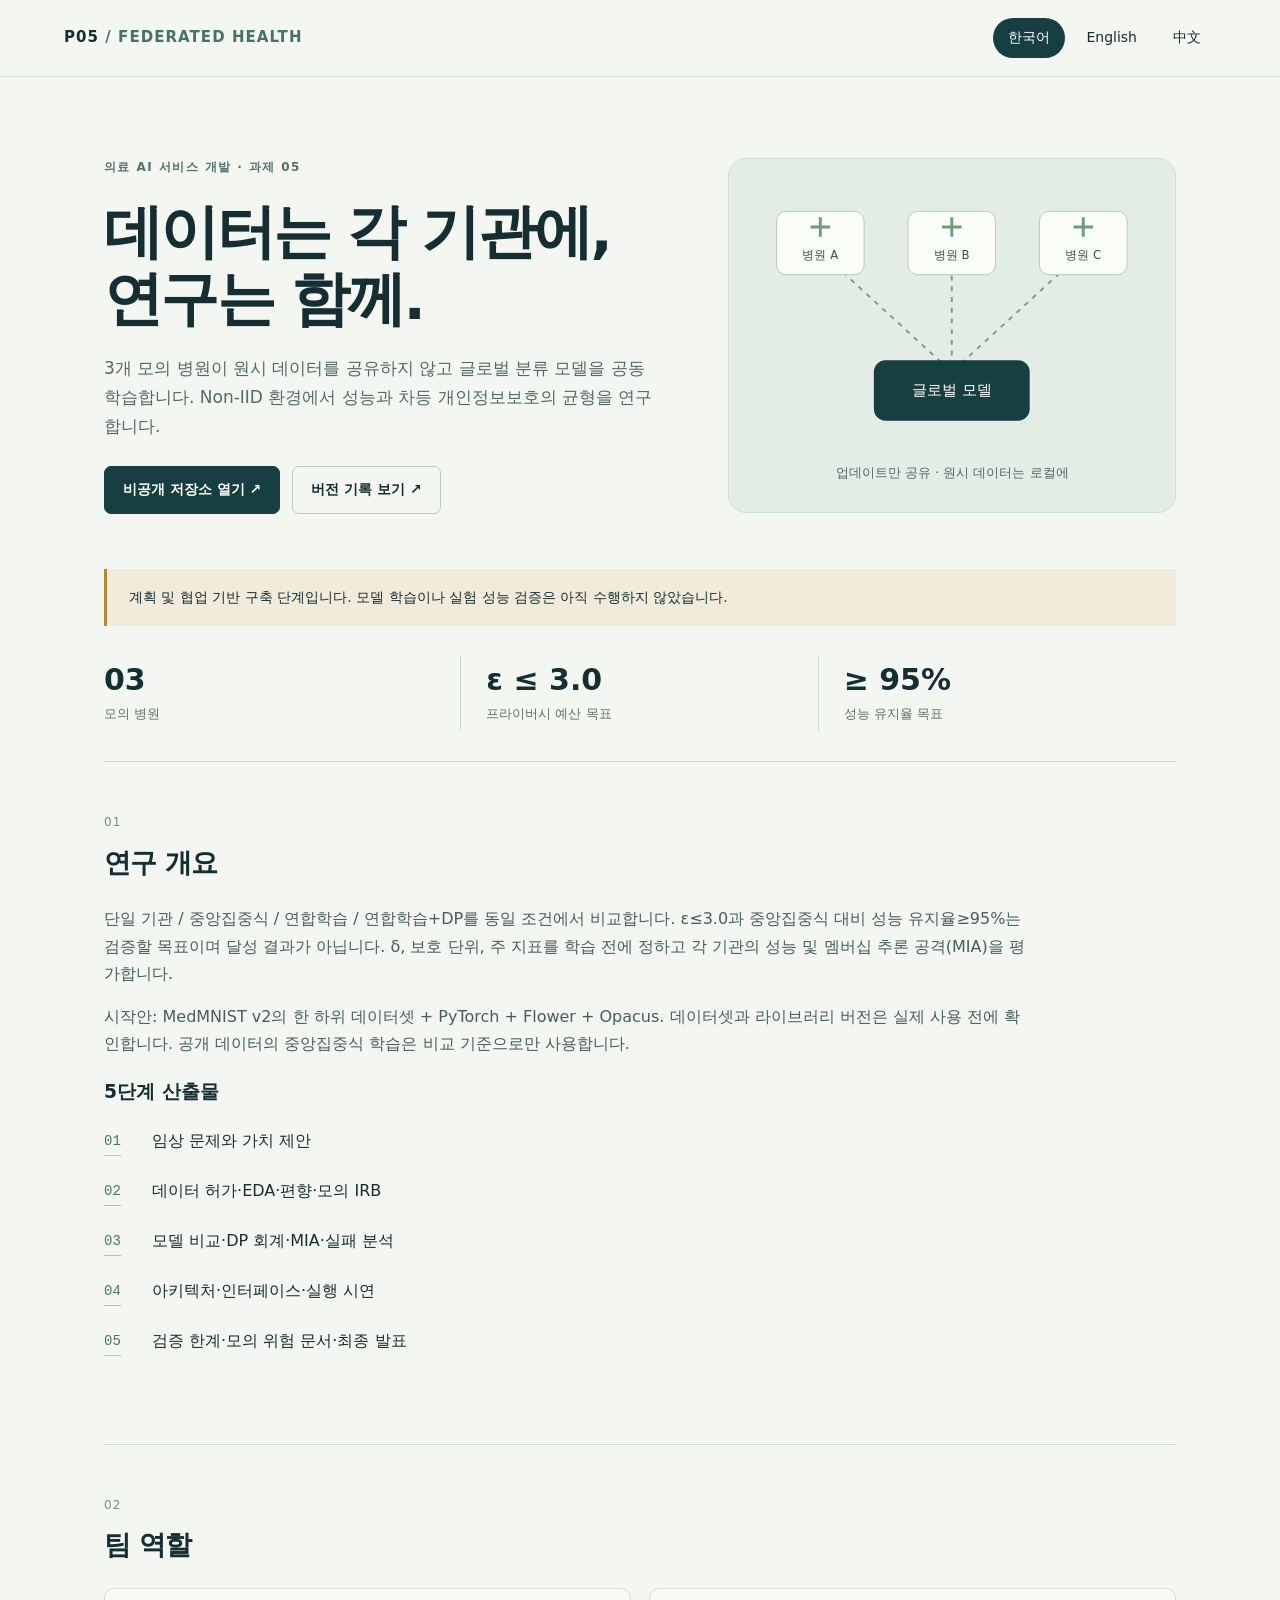
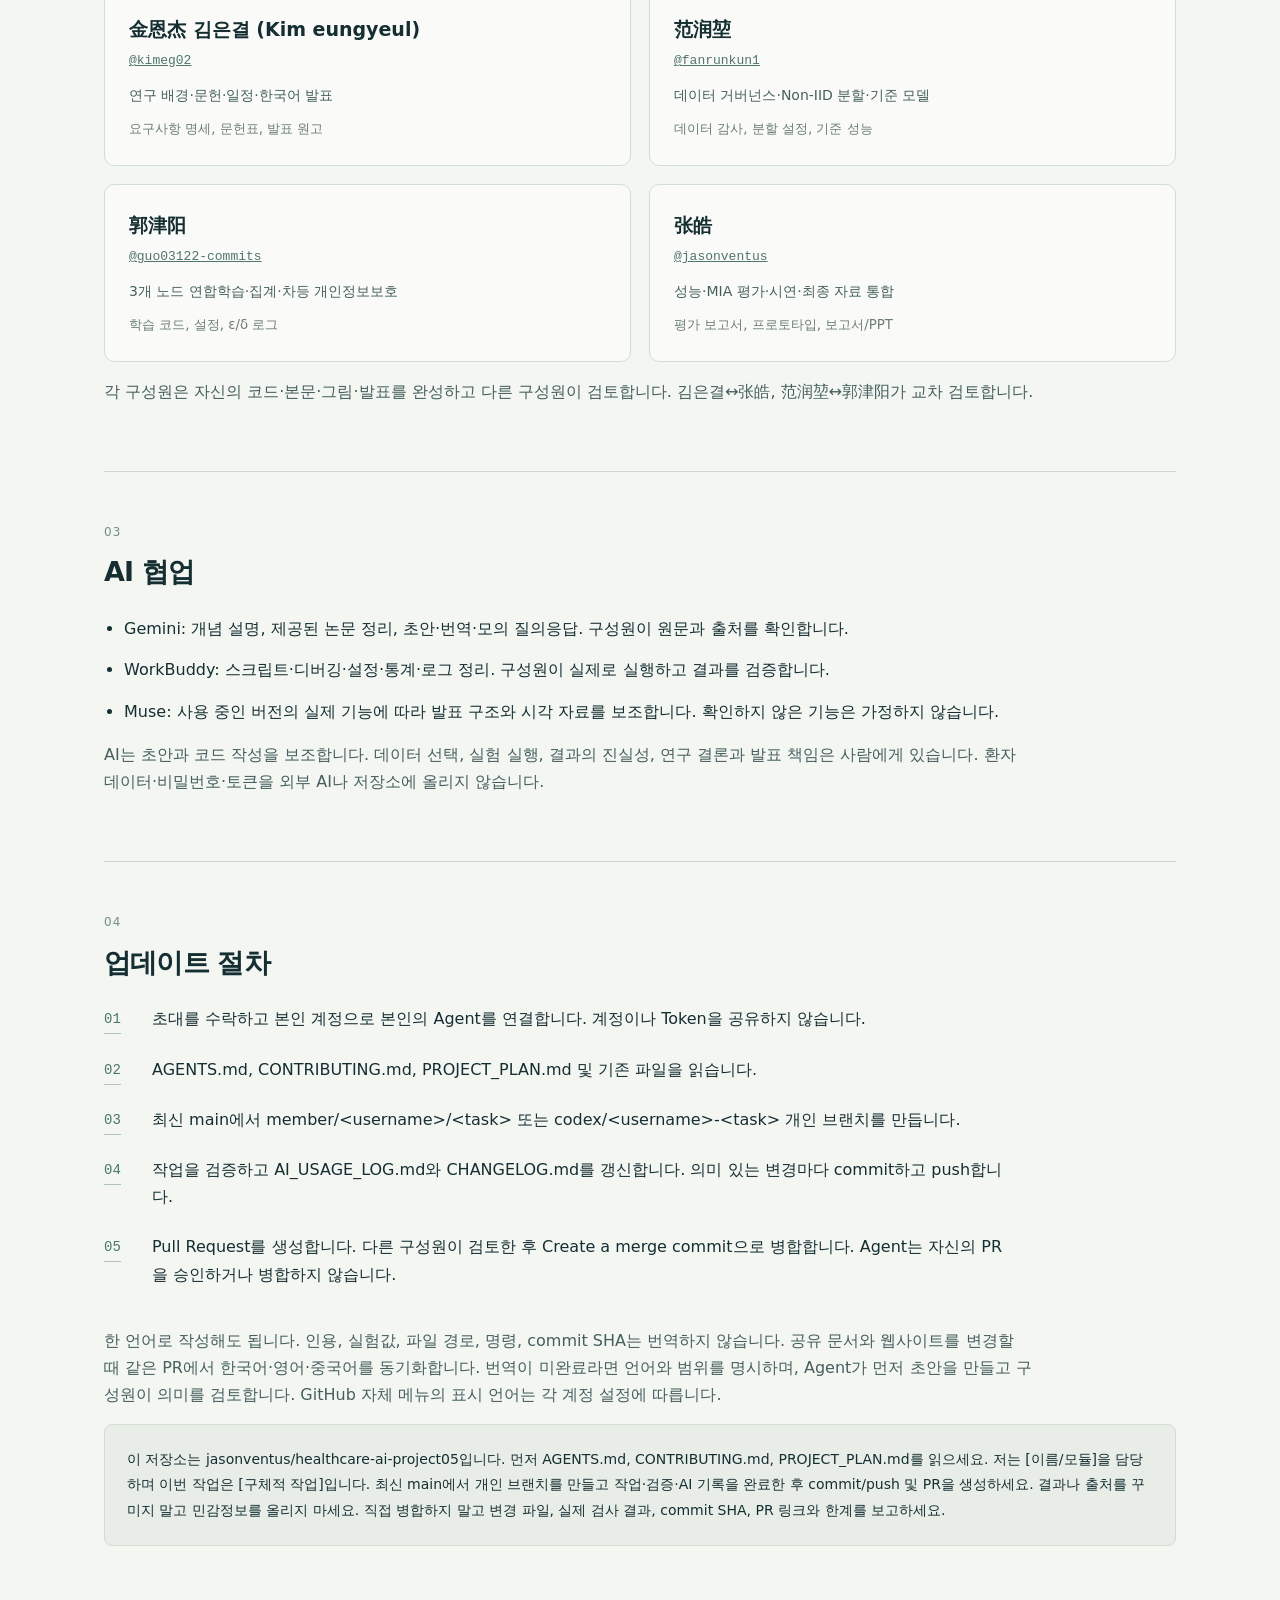
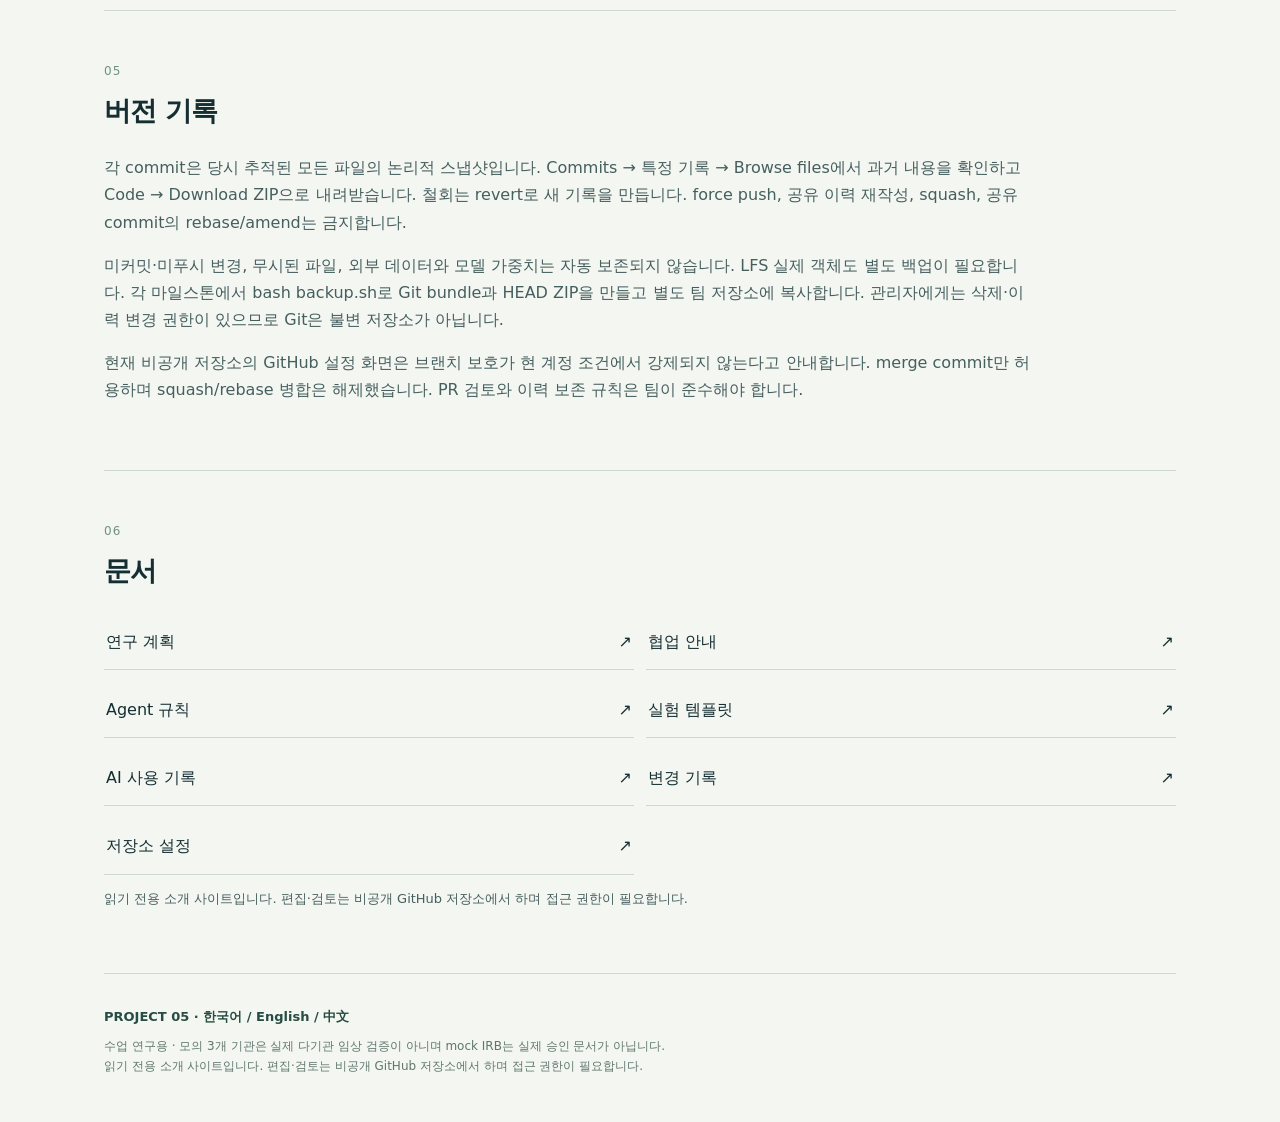
<file: versions/before-v2/index.html>
<!doctype html><html translate="no" lang="ko"><head><meta charset="utf-8"><meta name="google" content="notranslate"><meta name="viewport" content="width=device-width,initial-scale=1"><meta name="description" content="3개 모의 병원이 원시 데이터를 공유하지 않고 글로벌 분류 모델을 공동 학습합니다. Non-IID 환경에서 성능과 차등 개인정보보호의 균형을 연구합니다."><title>Project 05 · 의료 AI 연합학습 공동연구</title><style>*{box-sizing:border-box}html{scroll-behavior:smooth;scroll-padding-top:100px}body{margin:0;background:#f4f6f2;color:#152e32;font:16px/1.7 system-ui,-apple-system,BlinkMacSystemFont,"Segoe UI",sans-serif}a{color:inherit}a:focus-visible{outline:3px solid #e09b35;outline-offset:5px}header{position:sticky;top:0;z-index:5;background:#f4f6f2f5;border-bottom:1px solid #d5dfd9;padding:18px max(5vw,20px);display:flex;gap:20px;align-items:center;justify-content:space-between}.brand{font-size:15px;font-weight:750;text-decoration:none;letter-spacing:.07em}.brand span{color:#477169}nav{display:flex;gap:6px}nav a{padding:7px 14px;text-decoration:none;border:1px solid transparent;border-radius:30px;font-size:14px}nav a[aria-current=page]{background:#173e40;color:white}main{max-width:1200px;margin:auto;padding:0 5vw}.hero{display:grid;grid-template-columns:1.25fr 1fr;gap:65px;padding:80px 0 55px;align-items:center}.eyebrow{font-size:12px;color:#52736a;font-weight:750;letter-spacing:.12em}.hero h1{font-size:clamp(36px,4.6vw,66px);line-height:1.13;letter-spacing:-.045em;margin:22px 0}.hero p{color:#526968;max-width:580px;font-size:17px}.links{display:flex;flex-wrap:wrap;gap:12px;margin-top:25px}.button{display:inline-block;text-decoration:none;border-radius:7px;border:1px solid #b7c9c1;padding:11px 18px;font-size:14px;font-weight:650}.button.primary{background:#173e40;color:white;border-color:#173e40}.diagram{background:#e4ece6;border:1px solid #d1ded4;border-radius:18px;padding:28px}.diagram svg{display:block;width:100%;height:auto}.diagram p{font-size:13px;text-align:center;margin:12px 0 0}.notice{padding:17px 22px;border-left:3px solid #bc8532;background:#f1ebdc;font-size:14px}.metrics{display:grid;grid-template-columns:repeat(3,1fr);padding:30px 0;border-bottom:1px solid #ccd8d1}.metric{padding:5px 25px;border-right:1px solid #ccd8d1}.metric:first-child{padding-left:0}.metric:last-child{border:0}.metric strong{display:block;font-size:30px;line-height:1.25}.metric span{font-size:13px;color:#5e716b}.section{padding:50px 0;border-bottom:1px solid #ccd8d1}.section h2{font-size:27px;letter-spacing:-.03em;margin:0 0 20px}.section p{max-width:930px;color:#455f5e}.section-num{color:#729283;font-size:12px;display:block;letter-spacing:.1em;margin-bottom:7px}.team{display:grid;grid-template-columns:repeat(2,1fr);gap:18px}.person{padding:24px;border:1px solid #d2ddd5;border-radius:10px;background:#fafbf8}.person h3{margin:0;font-size:19px}.person .handle{font:13px/1.5 ui-monospace,monospace;color:#50756b}.person p{font-size:14px;margin:12px 0 0}.person small{display:block;color:#6b7d74;margin-top:10px}.flow{counter-reset:n;list-style:none;padding:0}.flow li{counter-increment:n;position:relative;padding:0 0 23px 48px;max-width:900px}.flow li:before{content:counter(n,decimal-leading-zero);position:absolute;left:0;top:0;font:14px/28px ui-monospace,monospace;color:#487864;border-bottom:1px solid #acc5b5}.tool-list{padding-left:20px}.tool-list li{margin:14px 0;max-width:900px}.docs{display:grid;grid-template-columns:repeat(2,1fr);gap:12px}.doc{display:flex;justify-content:space-between;gap:10px;border-bottom:1px solid #ccd8d1;padding:14px 2px;text-decoration:none}.doc:hover{color:#14755a}.access{font-size:13px;color:#61786e}.prompt{white-space:pre-wrap;word-break:break-word;background:#e8eee7;border:1px solid #d0ddd0;border-radius:8px;padding:22px;font:14px/1.8 system-ui}.footer{max-width:1200px;margin:auto;padding:32px 5vw 45px;color:#60766e;font-size:12px}.footer strong{display:block;color:#274c43;font-size:13px;margin-bottom:8px}@media(max-width:760px){header{padding:13px 18px;gap:6px}.brand{font-size:12px;letter-spacing:0}nav a{padding:6px 9px;font-size:12px}.hero{grid-template-columns:1fr;gap:25px;padding:40px 0 30px}.diagram{padding:15px}.hero h1{font-size:40px}.team,.docs{grid-template-columns:1fr}.metric{padding:5px 10px}.metric strong{font-size:25px}.metric span{font-size:11px}.section{padding:35px 0}.section h2{font-size:24px}}@media(prefers-reduced-motion:reduce){html{scroll-behavior:auto}}</style></head><body><header><a class="brand" href="index.html">P05 <span>/ FEDERATED HEALTH</span></a><nav aria-label="Language / 언어 / 语言"><a lang="ko" href="index.html" aria-current="page">한국어</a><a lang="en" href="en.html">English</a><a lang="zh" href="zh.html">中文</a></nav></header><main><section class="hero"><div><div class="eyebrow">의료 AI 서비스 개발 · 과제 05</div><h1>데이터는 각 기관에, 연구는 함께.</h1><p>3개 모의 병원이 원시 데이터를 공유하지 않고 글로벌 분류 모델을 공동 학습합니다. Non-IID 환경에서 성능과 차등 개인정보보호의 균형을 연구합니다.</p><div class="links"><a class="button primary" href="https://github.com/jasonventus/healthcare-ai-project05">비공개 저장소 열기 ↗</a><a class="button" href="https://github.com/jasonventus/healthcare-ai-project05/commits/main/">버전 기록 보기 ↗</a></div></div><div class="diagram"><svg viewBox="0 0 400 270" role="img" aria-label="업데이트만 공유 · 원시 데이터는 로컬에"><path d="M80 80 L200 190 L320 80 M200 80 V190" fill="none" stroke="#7a9e8d" stroke-width="2" stroke-dasharray="5 6"/><rect x="20" y="25" width="90" height="65" rx="10" fill="#fafcf8" stroke="#b5cbbd"/><path d="M55 41 h20 M65 31 v20" stroke="#6d9c83" stroke-width="3"/><text x="65" y="74" text-anchor="middle" fill="#32584a" font-size="12">병원 A</text><rect x="155" y="25" width="90" height="65" rx="10" fill="#fafcf8" stroke="#b5cbbd"/><path d="M190 41 h20 M200 31 v20" stroke="#6d9c83" stroke-width="3"/><text x="200" y="74" text-anchor="middle" fill="#32584a" font-size="12">병원 B</text><rect x="290" y="25" width="90" height="65" rx="10" fill="#fafcf8" stroke="#b5cbbd"/><path d="M325 41 h20 M335 31 v20" stroke="#6d9c83" stroke-width="3"/><text x="335" y="74" text-anchor="middle" fill="#32584a" font-size="12">병원 C</text><rect x="120" y="178" width="160" height="62" rx="12" fill="#173e40"/><text x="200" y="214" text-anchor="middle" fill="white" font-size="15">글로벌 모델</text></svg><p>업데이트만 공유 · 원시 데이터는 로컬에</p></div></section><div class="notice" role="note">계획 및 협업 기반 구축 단계입니다. 모델 학습이나 실험 성능 검증은 아직 수행하지 않았습니다.</div><div class="metrics"><div class="metric"><strong>03</strong><span>모의 병원</span></div><div class="metric"><strong>ε ≤ 3.0</strong><span>프라이버시 예산 목표</span></div><div class="metric"><strong>≥ 95%</strong><span>성능 유지율 목표</span></div></div><section class="section" id="s0"><span class="section-num">01</span><h2>연구 개요</h2><p>단일 기관 / 중앙집중식 / 연합학습 / 연합학습+DP를 동일 조건에서 비교합니다. ε≤3.0과 중앙집중식 대비 성능 유지율≥95%는 검증할 목표이며 달성 결과가 아닙니다. δ, 보호 단위, 주 지표를 학습 전에 정하고 각 기관의 성능 및 멤버십 추론 공격(MIA)을 평가합니다.</p><p>시작안: MedMNIST v2의 한 하위 데이터셋 + PyTorch + Flower + Opacus. 데이터셋과 라이브러리 버전은 실제 사용 전에 확인합니다. 공개 데이터의 중앙집중식 학습은 비교 기준으로만 사용합니다.</p><h3>5단계 산출물</h3><ol class="flow"><li>임상 문제와 가치 제안</li><li>데이터 허가·EDA·편향·모의 IRB</li><li>모델 비교·DP 회계·MIA·실패 분석</li><li>아키텍처·인터페이스·실행 시연</li><li>검증 한계·모의 위험 문서·최종 발표</li></ol></section><section class="section" id="s1"><span class="section-num">02</span><h2>팀 역할</h2><div class="team"><article class="person"><h3>金恩杰 김은결 (Kim eungyeul)</h3><a class="handle" href="https://github.com/kimeg02">@kimeg02</a><p>연구 배경·문헌·일정·한국어 발표</p><small>요구사항 명세, 문헌표, 발표 원고</small></article><article class="person"><h3>范润堃</h3><a class="handle" href="https://github.com/fanrunkun1">@fanrunkun1</a><p>데이터 거버넌스·Non-IID 분할·기준 모델</p><small>데이터 감사, 분할 설정, 기준 성능</small></article><article class="person"><h3>郭津阳</h3><a class="handle" href="https://github.com/guo03122-commits">@guo03122-commits</a><p>3개 노드 연합학습·집계·차등 개인정보보호</p><small>학습 코드, 설정, ε/δ 로그</small></article><article class="person"><h3>张皓</h3><a class="handle" href="https://github.com/jasonventus">@jasonventus</a><p>성능·MIA 평가·시연·최종 자료 통합</p><small>평가 보고서, 프로토타입, 보고서/PPT</small></article></div><p>각 구성원은 자신의 코드·본문·그림·발표를 완성하고 다른 구성원이 검토합니다. 김은결↔张皓, 范润堃↔郭津阳가 교차 검토합니다.</p></section><section class="section" id="s2"><span class="section-num">03</span><h2>AI 협업</h2><ul class="tool-list"><li>Gemini: 개념 설명, 제공된 논문 정리, 초안·번역·모의 질의응답. 구성원이 원문과 출처를 확인합니다.</li><li>WorkBuddy: 스크립트·디버깅·설정·통계·로그 정리. 구성원이 실제로 실행하고 결과를 검증합니다.</li><li>Muse: 사용 중인 버전의 실제 기능에 따라 발표 구조와 시각 자료를 보조합니다. 확인하지 않은 기능은 가정하지 않습니다.</li></ul><p>AI는 초안과 코드 작성을 보조합니다. 데이터 선택, 실험 실행, 결과의 진실성, 연구 결론과 발표 책임은 사람에게 있습니다. 환자 데이터·비밀번호·토큰을 외부 AI나 저장소에 올리지 않습니다.</p></section><section class="section" id="s3"><span class="section-num">04</span><h2>업데이트 절차</h2><ol class="flow"><li>초대를 수락하고 본인 계정으로 본인의 Agent를 연결합니다. 계정이나 Token을 공유하지 않습니다.</li><li>AGENTS.md, CONTRIBUTING.md, PROJECT_PLAN.md 및 기존 파일을 읽습니다.</li><li>최신 main에서 member/&lt;username&gt;/&lt;task&gt; 또는 codex/&lt;username&gt;-&lt;task&gt; 개인 브랜치를 만듭니다.</li><li>작업을 검증하고 AI_USAGE_LOG.md와 CHANGELOG.md를 갱신합니다. 의미 있는 변경마다 commit하고 push합니다.</li><li>Pull Request를 생성합니다. 다른 구성원이 검토한 후 Create a merge commit으로 병합합니다. Agent는 자신의 PR을 승인하거나 병합하지 않습니다.</li></ol><p>한 언어로 작성해도 됩니다. 인용, 실험값, 파일 경로, 명령, commit SHA는 번역하지 않습니다. 공유 문서와 웹사이트를 변경할 때 같은 PR에서 한국어·영어·중국어를 동기화합니다. 번역이 미완료라면 언어와 범위를 명시하며, Agent가 먼저 초안을 만들고 구성원이 의미를 검토합니다. GitHub 자체 메뉴의 표시 언어는 각 계정 설정에 따릅니다.</p><pre class="prompt">이 저장소는 jasonventus/healthcare-ai-project05입니다. 먼저 AGENTS.md, CONTRIBUTING.md, PROJECT_PLAN.md를 읽으세요. 저는 [이름/모듈]을 담당하며 이번 작업은 [구체적 작업]입니다. 최신 main에서 개인 브랜치를 만들고 작업·검증·AI 기록을 완료한 후 commit/push 및 PR을 생성하세요. 결과나 출처를 꾸미지 말고 민감정보를 올리지 마세요. 직접 병합하지 말고 변경 파일, 실제 검사 결과, commit SHA, PR 링크와 한계를 보고하세요.</pre></section><section class="section" id="s4"><span class="section-num">05</span><h2>버전 기록</h2><p>각 commit은 당시 추적된 모든 파일의 논리적 스냅샷입니다. Commits → 특정 기록 → Browse files에서 과거 내용을 확인하고 Code → Download ZIP으로 내려받습니다. 철회는 revert로 새 기록을 만듭니다. force push, 공유 이력 재작성, squash, 공유 commit의 rebase/amend는 금지합니다.</p><p>미커밋·미푸시 변경, 무시된 파일, 외부 데이터와 모델 가중치는 자동 보존되지 않습니다. LFS 실제 객체도 별도 백업이 필요합니다. 각 마일스톤에서 bash backup.sh로 Git bundle과 HEAD ZIP을 만들고 별도 팀 저장소에 복사합니다. 관리자에게는 삭제·이력 변경 권한이 있으므로 Git은 불변 저장소가 아닙니다.</p><p>현재 비공개 저장소의 GitHub 설정 화면은 브랜치 보호가 현 계정 조건에서 강제되지 않는다고 안내합니다. merge commit만 허용하며 squash/rebase 병합은 해제했습니다. PR 검토와 이력 보존 규칙은 팀이 준수해야 합니다.</p></section><section class="section" id="s5"><span class="section-num">06</span><h2>문서</h2><div class="docs"><a class="doc" href="https://github.com/jasonventus/healthcare-ai-project05/blob/codex/trilingual-collaboration/PROJECT_PLAN.md#ko"><span>연구 계획</span><span aria-hidden="true">↗</span></a><a class="doc" href="https://github.com/jasonventus/healthcare-ai-project05/blob/codex/trilingual-collaboration/CONTRIBUTING.md#ko"><span>협업 안내</span><span aria-hidden="true">↗</span></a><a class="doc" href="https://github.com/jasonventus/healthcare-ai-project05/blob/codex/trilingual-collaboration/AGENTS.md#ko"><span>Agent 규칙</span><span aria-hidden="true">↗</span></a><a class="doc" href="https://github.com/jasonventus/healthcare-ai-project05/blob/codex/trilingual-collaboration/EXPERIMENT_TEMPLATE.md#ko"><span>실험 템플릿</span><span aria-hidden="true">↗</span></a><a class="doc" href="https://github.com/jasonventus/healthcare-ai-project05/blob/codex/trilingual-collaboration/AI_USAGE_LOG.md#ko"><span>AI 사용 기록</span><span aria-hidden="true">↗</span></a><a class="doc" href="https://github.com/jasonventus/healthcare-ai-project05/blob/codex/trilingual-collaboration/CHANGELOG.md#ko"><span>변경 기록</span><span aria-hidden="true">↗</span></a><a class="doc" href="https://github.com/jasonventus/healthcare-ai-project05/blob/codex/trilingual-collaboration/GITHUB_SETUP.md#ko"><span>저장소 설정</span><span aria-hidden="true">↗</span></a></div><p class="access">읽기 전용 소개 사이트입니다. 편집·검토는 비공개 GitHub 저장소에서 하며 접근 권한이 필요합니다.</p></section></main><footer class="footer"><strong>PROJECT 05 · 한국어 / English / 中文</strong>수업 연구용 · 모의 3개 기관은 실제 다기관 임상 검증이 아니며 mock IRB는 실제 승인 문서가 아닙니다.<br>읽기 전용 소개 사이트입니다. 편집·검토는 비공개 GitHub 저장소에서 하며 접근 권한이 필요합니다.</footer></body></html>
</file>
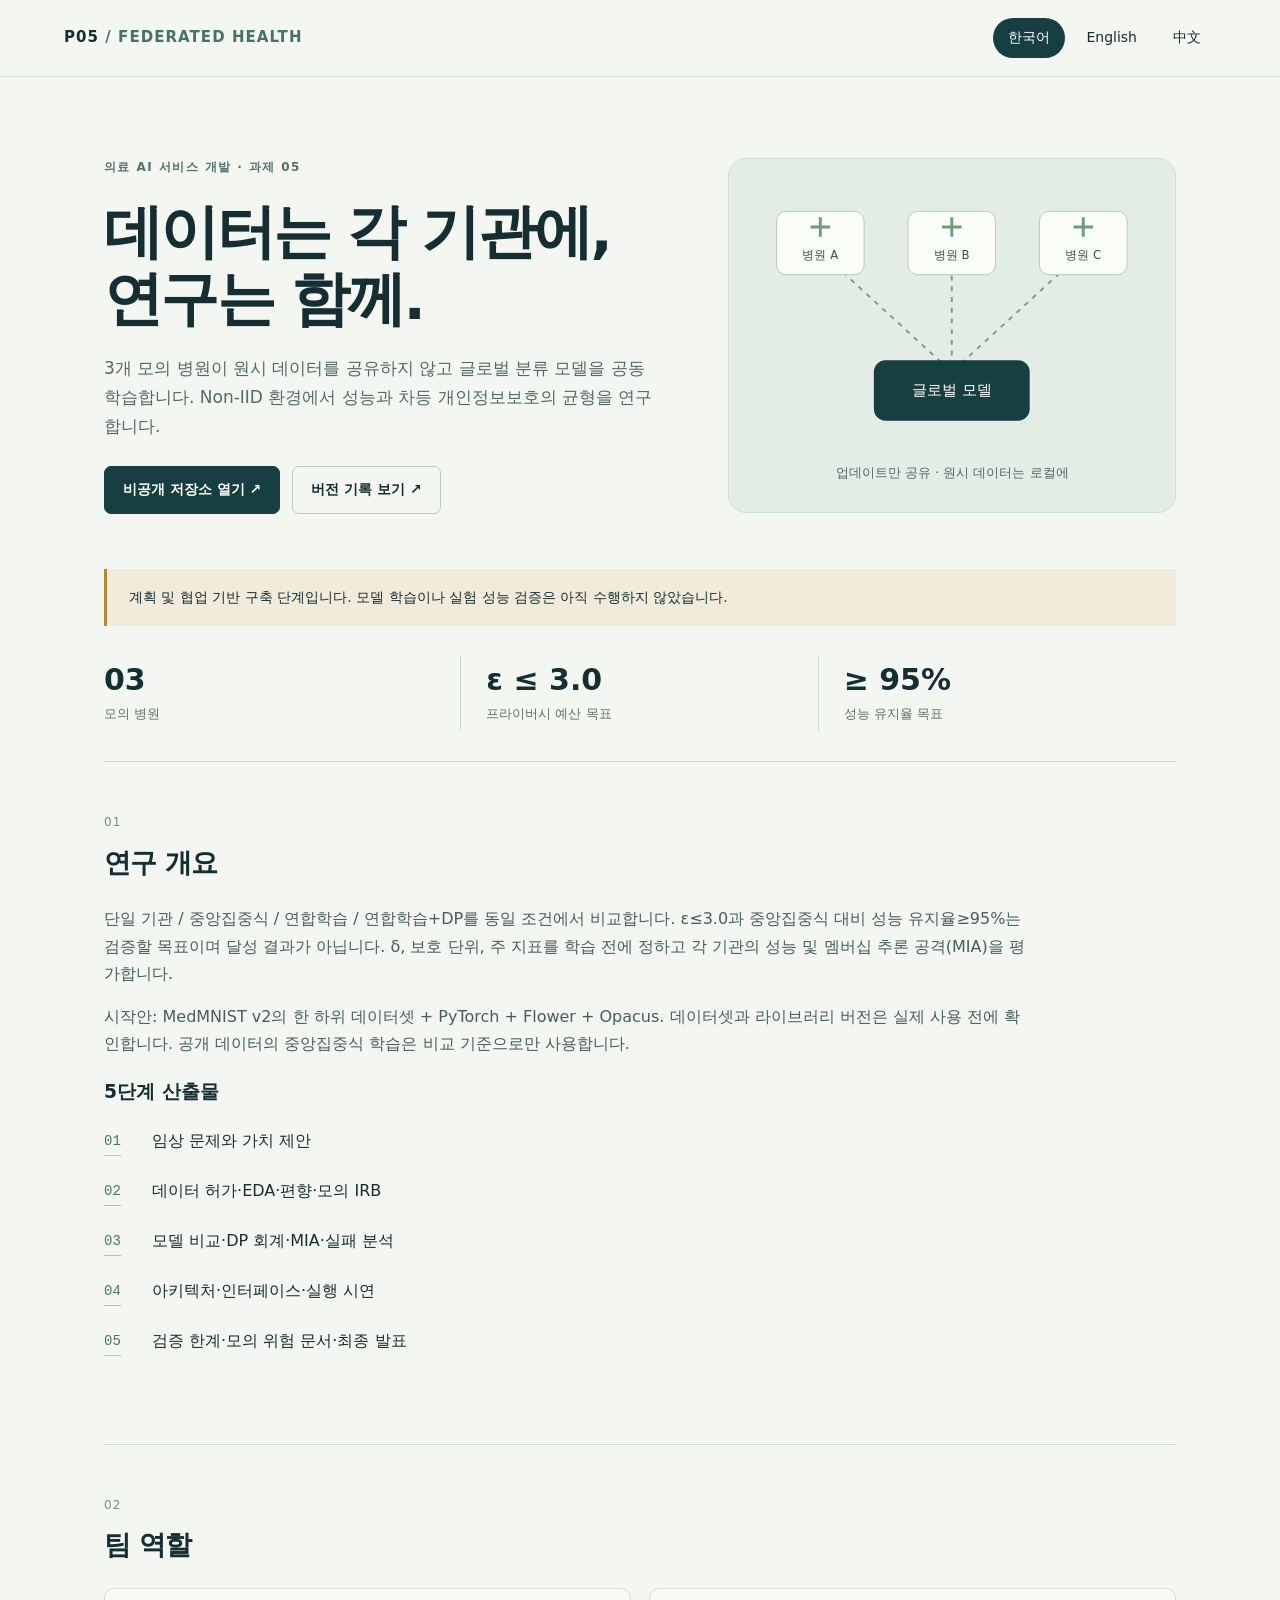
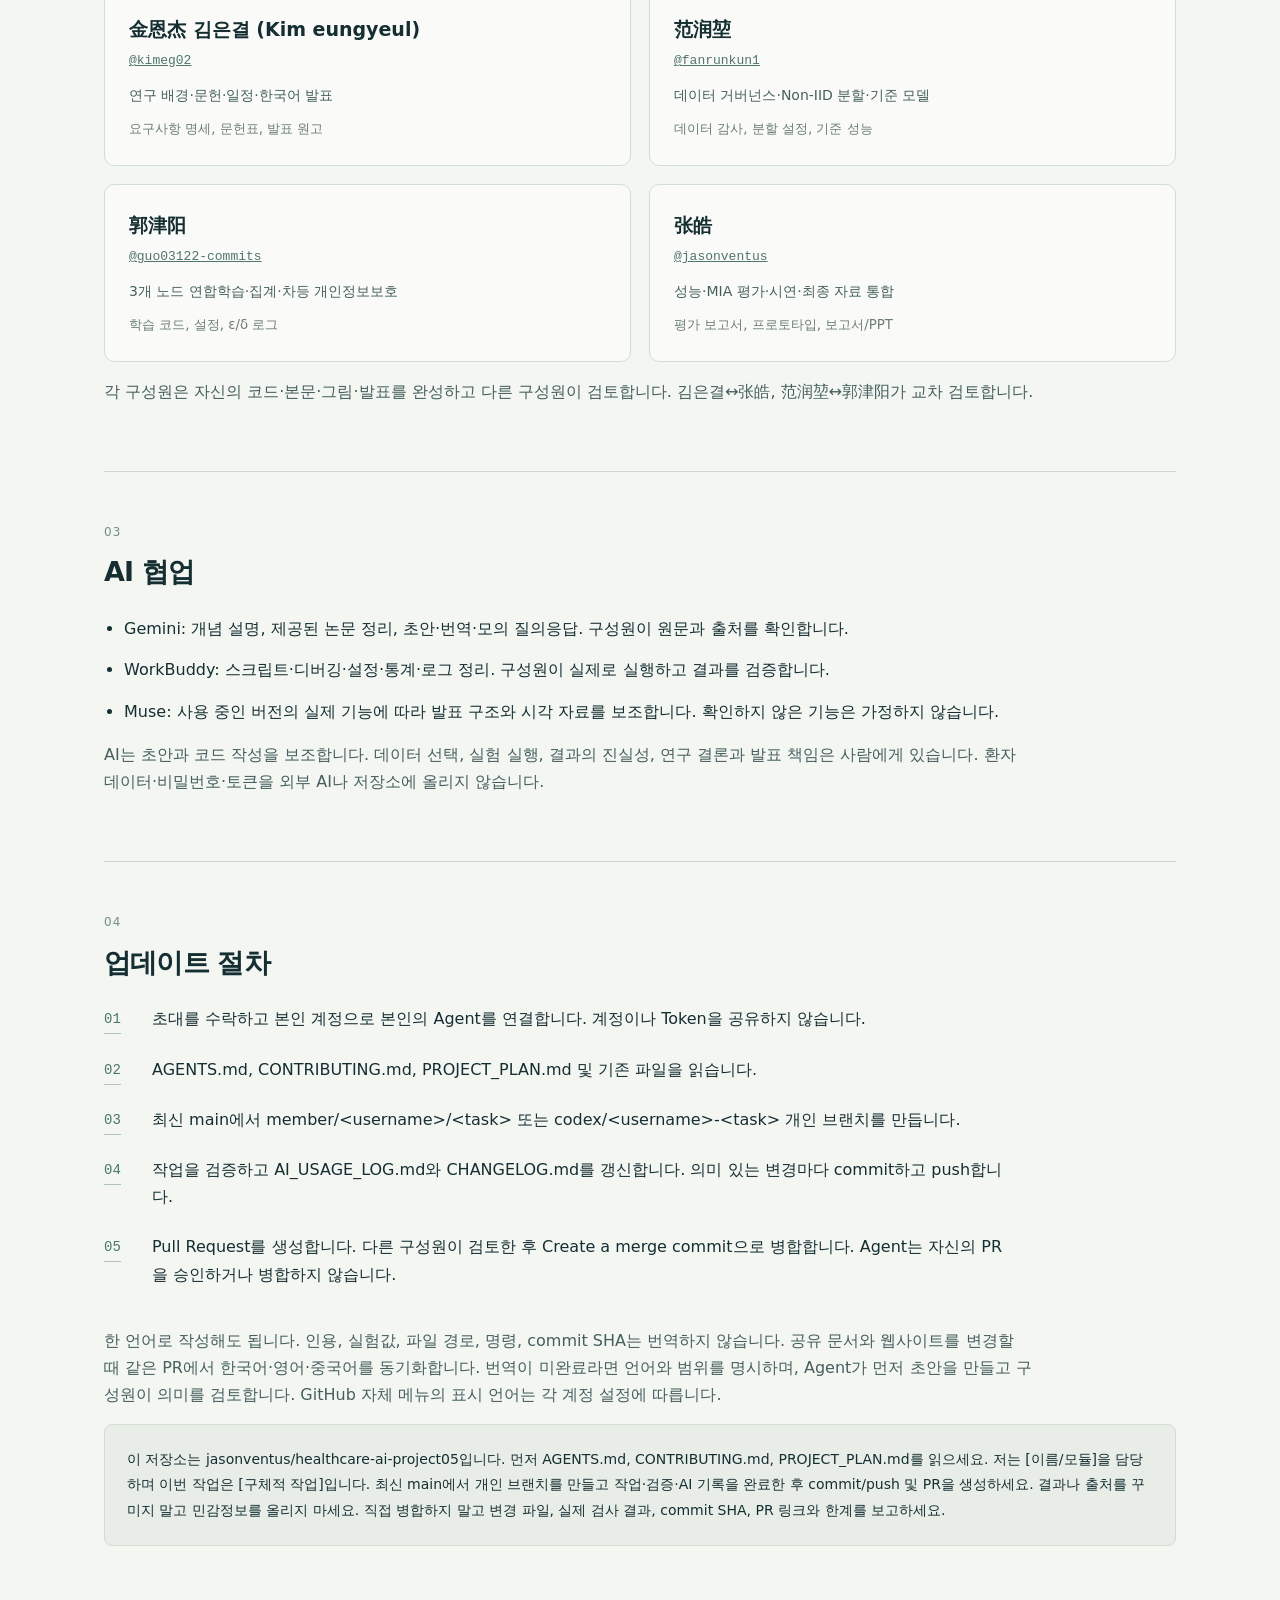
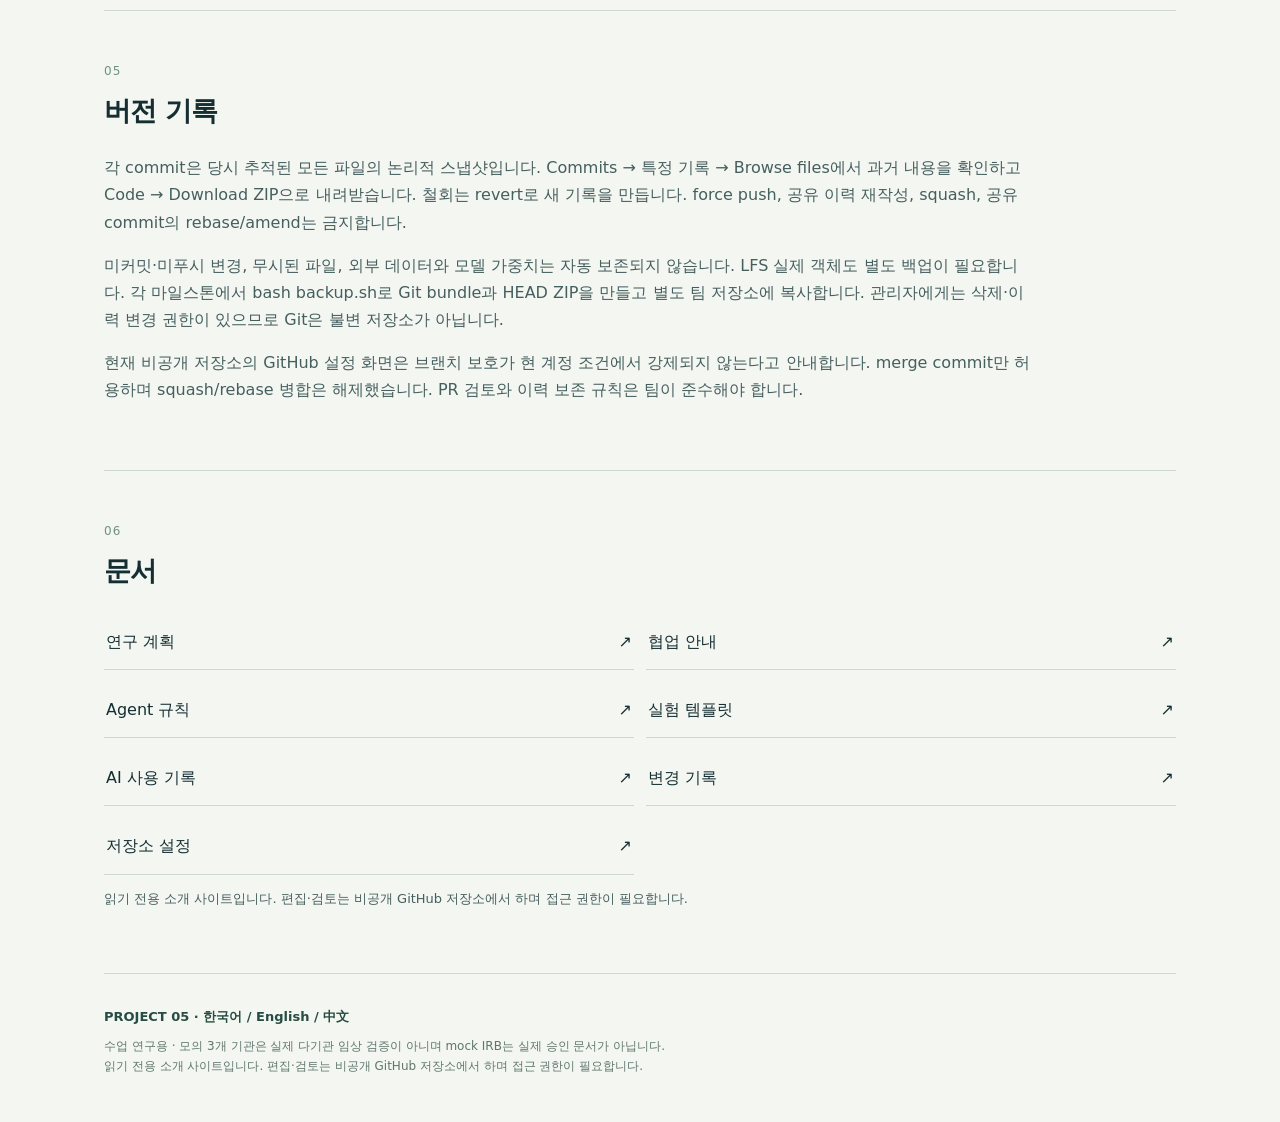
<file: versions/v1/index.html>
<!doctype html><html lang="ko"><head><meta charset="utf-8"><meta name="viewport" content="width=device-width,initial-scale=1"><meta name="description" content="3개 모의 병원이 원시 데이터를 공유하지 않고 글로벌 분류 모델을 공동 학습합니다. Non-IID 환경에서 성능과 차등 개인정보보호의 균형을 연구합니다."><title>Project 05 · 의료 AI 연합학습 공동연구</title><style>*{box-sizing:border-box}html{scroll-behavior:smooth;scroll-padding-top:100px}body{margin:0;background:#f4f6f2;color:#152e32;font:16px/1.7 system-ui,-apple-system,BlinkMacSystemFont,"Segoe UI",sans-serif}a{color:inherit}a:focus-visible{outline:3px solid #e09b35;outline-offset:5px}header{position:sticky;top:0;z-index:5;background:#f4f6f2f5;border-bottom:1px solid #d5dfd9;padding:18px max(5vw,20px);display:flex;gap:20px;align-items:center;justify-content:space-between}.brand{font-size:15px;font-weight:750;text-decoration:none;letter-spacing:.07em}.brand span{color:#477169}nav{display:flex;gap:6px}nav a{padding:7px 14px;text-decoration:none;border:1px solid transparent;border-radius:30px;font-size:14px}nav a[aria-current=page]{background:#173e40;color:white}main{max-width:1200px;margin:auto;padding:0 5vw}.hero{display:grid;grid-template-columns:1.25fr 1fr;gap:65px;padding:80px 0 55px;align-items:center}.eyebrow{font-size:12px;color:#52736a;font-weight:750;letter-spacing:.12em}.hero h1{font-size:clamp(36px,4.6vw,66px);line-height:1.13;letter-spacing:-.045em;margin:22px 0}.hero p{color:#526968;max-width:580px;font-size:17px}.links{display:flex;flex-wrap:wrap;gap:12px;margin-top:25px}.button{display:inline-block;text-decoration:none;border-radius:7px;border:1px solid #b7c9c1;padding:11px 18px;font-size:14px;font-weight:650}.button.primary{background:#173e40;color:white;border-color:#173e40}.diagram{background:#e4ece6;border:1px solid #d1ded4;border-radius:18px;padding:28px}.diagram svg{display:block;width:100%;height:auto}.diagram p{font-size:13px;text-align:center;margin:12px 0 0}.notice{padding:17px 22px;border-left:3px solid #bc8532;background:#f1ebdc;font-size:14px}.metrics{display:grid;grid-template-columns:repeat(3,1fr);padding:30px 0;border-bottom:1px solid #ccd8d1}.metric{padding:5px 25px;border-right:1px solid #ccd8d1}.metric:first-child{padding-left:0}.metric:last-child{border:0}.metric strong{display:block;font-size:30px;line-height:1.25}.metric span{font-size:13px;color:#5e716b}.section{padding:50px 0;border-bottom:1px solid #ccd8d1}.section h2{font-size:27px;letter-spacing:-.03em;margin:0 0 20px}.section p{max-width:930px;color:#455f5e}.section-num{color:#729283;font-size:12px;display:block;letter-spacing:.1em;margin-bottom:7px}.team{display:grid;grid-template-columns:repeat(2,1fr);gap:18px}.person{padding:24px;border:1px solid #d2ddd5;border-radius:10px;background:#fafbf8}.person h3{margin:0;font-size:19px}.person .handle{font:13px/1.5 ui-monospace,monospace;color:#50756b}.person p{font-size:14px;margin:12px 0 0}.person small{display:block;color:#6b7d74;margin-top:10px}.flow{counter-reset:n;list-style:none;padding:0}.flow li{counter-increment:n;position:relative;padding:0 0 23px 48px;max-width:900px}.flow li:before{content:counter(n,decimal-leading-zero);position:absolute;left:0;top:0;font:14px/28px ui-monospace,monospace;color:#487864;border-bottom:1px solid #acc5b5}.tool-list{padding-left:20px}.tool-list li{margin:14px 0;max-width:900px}.docs{display:grid;grid-template-columns:repeat(2,1fr);gap:12px}.doc{display:flex;justify-content:space-between;gap:10px;border-bottom:1px solid #ccd8d1;padding:14px 2px;text-decoration:none}.doc:hover{color:#14755a}.access{font-size:13px;color:#61786e}.prompt{white-space:pre-wrap;word-break:break-word;background:#e8eee7;border:1px solid #d0ddd0;border-radius:8px;padding:22px;font:14px/1.8 system-ui}.footer{max-width:1200px;margin:auto;padding:32px 5vw 45px;color:#60766e;font-size:12px}.footer strong{display:block;color:#274c43;font-size:13px;margin-bottom:8px}@media(max-width:760px){header{padding:13px 18px;gap:6px}.brand{font-size:12px;letter-spacing:0}nav a{padding:6px 9px;font-size:12px}.hero{grid-template-columns:1fr;gap:25px;padding:40px 0 30px}.diagram{padding:15px}.hero h1{font-size:40px}.team,.docs{grid-template-columns:1fr}.metric{padding:5px 10px}.metric strong{font-size:25px}.metric span{font-size:11px}.section{padding:35px 0}.section h2{font-size:24px}}@media(prefers-reduced-motion:reduce){html{scroll-behavior:auto}}</style></head><body><header><a class="brand" href="index.html">P05 <span>/ FEDERATED HEALTH</span></a><nav aria-label="Language / 언어 / 语言"><a lang="ko" href="index.html" aria-current="page">한국어</a><a lang="en" href="en.html">English</a><a lang="zh" href="zh.html">中文</a></nav></header><main><section class="hero"><div><div class="eyebrow">의료 AI 서비스 개발 · 과제 05</div><h1>데이터는 각 기관에, 연구는 함께.</h1><p>3개 모의 병원이 원시 데이터를 공유하지 않고 글로벌 분류 모델을 공동 학습합니다. Non-IID 환경에서 성능과 차등 개인정보보호의 균형을 연구합니다.</p><div class="links"><a class="button primary" href="https://github.com/jasonventus/healthcare-ai-project05">비공개 저장소 열기 ↗</a><a class="button" href="https://github.com/jasonventus/healthcare-ai-project05/commits/main/">버전 기록 보기 ↗</a></div></div><div class="diagram"><svg viewBox="0 0 400 270" role="img" aria-label="업데이트만 공유 · 원시 데이터는 로컬에"><path d="M80 80 L200 190 L320 80 M200 80 V190" fill="none" stroke="#7a9e8d" stroke-width="2" stroke-dasharray="5 6"/><rect x="20" y="25" width="90" height="65" rx="10" fill="#fafcf8" stroke="#b5cbbd"/><path d="M55 41 h20 M65 31 v20" stroke="#6d9c83" stroke-width="3"/><text x="65" y="74" text-anchor="middle" fill="#32584a" font-size="12">병원 A</text><rect x="155" y="25" width="90" height="65" rx="10" fill="#fafcf8" stroke="#b5cbbd"/><path d="M190 41 h20 M200 31 v20" stroke="#6d9c83" stroke-width="3"/><text x="200" y="74" text-anchor="middle" fill="#32584a" font-size="12">병원 B</text><rect x="290" y="25" width="90" height="65" rx="10" fill="#fafcf8" stroke="#b5cbbd"/><path d="M325 41 h20 M335 31 v20" stroke="#6d9c83" stroke-width="3"/><text x="335" y="74" text-anchor="middle" fill="#32584a" font-size="12">병원 C</text><rect x="120" y="178" width="160" height="62" rx="12" fill="#173e40"/><text x="200" y="214" text-anchor="middle" fill="white" font-size="15">글로벌 모델</text></svg><p>업데이트만 공유 · 원시 데이터는 로컬에</p></div></section><div class="notice" role="note">계획 및 협업 기반 구축 단계입니다. 모델 학습이나 실험 성능 검증은 아직 수행하지 않았습니다.</div><div class="metrics"><div class="metric"><strong>03</strong><span>모의 병원</span></div><div class="metric"><strong>ε ≤ 3.0</strong><span>프라이버시 예산 목표</span></div><div class="metric"><strong>≥ 95%</strong><span>성능 유지율 목표</span></div></div><section class="section" id="s0"><span class="section-num">01</span><h2>연구 개요</h2><p>단일 기관 / 중앙집중식 / 연합학습 / 연합학습+DP를 동일 조건에서 비교합니다. ε≤3.0과 중앙집중식 대비 성능 유지율≥95%는 검증할 목표이며 달성 결과가 아닙니다. δ, 보호 단위, 주 지표를 학습 전에 정하고 각 기관의 성능 및 멤버십 추론 공격(MIA)을 평가합니다.</p><p>시작안: MedMNIST v2의 한 하위 데이터셋 + PyTorch + Flower + Opacus. 데이터셋과 라이브러리 버전은 실제 사용 전에 확인합니다. 공개 데이터의 중앙집중식 학습은 비교 기준으로만 사용합니다.</p><h3>5단계 산출물</h3><ol class="flow"><li>임상 문제와 가치 제안</li><li>데이터 허가·EDA·편향·모의 IRB</li><li>모델 비교·DP 회계·MIA·실패 분석</li><li>아키텍처·인터페이스·실행 시연</li><li>검증 한계·모의 위험 문서·최종 발표</li></ol></section><section class="section" id="s1"><span class="section-num">02</span><h2>팀 역할</h2><div class="team"><article class="person"><h3>金恩杰 김은결 (Kim eungyeul)</h3><a class="handle" href="https://github.com/kimeg02">@kimeg02</a><p>연구 배경·문헌·일정·한국어 발표</p><small>요구사항 명세, 문헌표, 발표 원고</small></article><article class="person"><h3>范润堃</h3><a class="handle" href="https://github.com/fanrunkun1">@fanrunkun1</a><p>데이터 거버넌스·Non-IID 분할·기준 모델</p><small>데이터 감사, 분할 설정, 기준 성능</small></article><article class="person"><h3>郭津阳</h3><a class="handle" href="https://github.com/guo03122-commits">@guo03122-commits</a><p>3개 노드 연합학습·집계·차등 개인정보보호</p><small>학습 코드, 설정, ε/δ 로그</small></article><article class="person"><h3>张皓</h3><a class="handle" href="https://github.com/jasonventus">@jasonventus</a><p>성능·MIA 평가·시연·최종 자료 통합</p><small>평가 보고서, 프로토타입, 보고서/PPT</small></article></div><p>각 구성원은 자신의 코드·본문·그림·발표를 완성하고 다른 구성원이 검토합니다. 김은결↔张皓, 范润堃↔郭津阳가 교차 검토합니다.</p></section><section class="section" id="s2"><span class="section-num">03</span><h2>AI 협업</h2><ul class="tool-list"><li>Gemini: 개념 설명, 제공된 논문 정리, 초안·번역·모의 질의응답. 구성원이 원문과 출처를 확인합니다.</li><li>WorkBuddy: 스크립트·디버깅·설정·통계·로그 정리. 구성원이 실제로 실행하고 결과를 검증합니다.</li><li>Muse: 사용 중인 버전의 실제 기능에 따라 발표 구조와 시각 자료를 보조합니다. 확인하지 않은 기능은 가정하지 않습니다.</li></ul><p>AI는 초안과 코드 작성을 보조합니다. 데이터 선택, 실험 실행, 결과의 진실성, 연구 결론과 발표 책임은 사람에게 있습니다. 환자 데이터·비밀번호·토큰을 외부 AI나 저장소에 올리지 않습니다.</p></section><section class="section" id="s3"><span class="section-num">04</span><h2>업데이트 절차</h2><ol class="flow"><li>초대를 수락하고 본인 계정으로 본인의 Agent를 연결합니다. 계정이나 Token을 공유하지 않습니다.</li><li>AGENTS.md, CONTRIBUTING.md, PROJECT_PLAN.md 및 기존 파일을 읽습니다.</li><li>최신 main에서 member/&lt;username&gt;/&lt;task&gt; 또는 codex/&lt;username&gt;-&lt;task&gt; 개인 브랜치를 만듭니다.</li><li>작업을 검증하고 AI_USAGE_LOG.md와 CHANGELOG.md를 갱신합니다. 의미 있는 변경마다 commit하고 push합니다.</li><li>Pull Request를 생성합니다. 다른 구성원이 검토한 후 Create a merge commit으로 병합합니다. Agent는 자신의 PR을 승인하거나 병합하지 않습니다.</li></ol><p>한 언어로 작성해도 됩니다. 인용, 실험값, 파일 경로, 명령, commit SHA는 번역하지 않습니다. 공유 문서와 웹사이트를 변경할 때 같은 PR에서 한국어·영어·중국어를 동기화합니다. 번역이 미완료라면 언어와 범위를 명시하며, Agent가 먼저 초안을 만들고 구성원이 의미를 검토합니다. GitHub 자체 메뉴의 표시 언어는 각 계정 설정에 따릅니다.</p><pre class="prompt">이 저장소는 jasonventus/healthcare-ai-project05입니다. 먼저 AGENTS.md, CONTRIBUTING.md, PROJECT_PLAN.md를 읽으세요. 저는 [이름/모듈]을 담당하며 이번 작업은 [구체적 작업]입니다. 최신 main에서 개인 브랜치를 만들고 작업·검증·AI 기록을 완료한 후 commit/push 및 PR을 생성하세요. 결과나 출처를 꾸미지 말고 민감정보를 올리지 마세요. 직접 병합하지 말고 변경 파일, 실제 검사 결과, commit SHA, PR 링크와 한계를 보고하세요.</pre></section><section class="section" id="s4"><span class="section-num">05</span><h2>버전 기록</h2><p>각 commit은 당시 추적된 모든 파일의 논리적 스냅샷입니다. Commits → 특정 기록 → Browse files에서 과거 내용을 확인하고 Code → Download ZIP으로 내려받습니다. 철회는 revert로 새 기록을 만듭니다. force push, 공유 이력 재작성, squash, 공유 commit의 rebase/amend는 금지합니다.</p><p>미커밋·미푸시 변경, 무시된 파일, 외부 데이터와 모델 가중치는 자동 보존되지 않습니다. LFS 실제 객체도 별도 백업이 필요합니다. 각 마일스톤에서 bash backup.sh로 Git bundle과 HEAD ZIP을 만들고 별도 팀 저장소에 복사합니다. 관리자에게는 삭제·이력 변경 권한이 있으므로 Git은 불변 저장소가 아닙니다.</p><p>현재 비공개 저장소의 GitHub 설정 화면은 브랜치 보호가 현 계정 조건에서 강제되지 않는다고 안내합니다. merge commit만 허용하며 squash/rebase 병합은 해제했습니다. PR 검토와 이력 보존 규칙은 팀이 준수해야 합니다.</p></section><section class="section" id="s5"><span class="section-num">06</span><h2>문서</h2><div class="docs"><a class="doc" href="https://github.com/jasonventus/healthcare-ai-project05/blob/main/PROJECT_PLAN.md#ko"><span>연구 계획</span><span aria-hidden="true">↗</span></a><a class="doc" href="https://github.com/jasonventus/healthcare-ai-project05/blob/main/CONTRIBUTING.md#ko"><span>협업 안내</span><span aria-hidden="true">↗</span></a><a class="doc" href="https://github.com/jasonventus/healthcare-ai-project05/blob/main/AGENTS.md#ko"><span>Agent 규칙</span><span aria-hidden="true">↗</span></a><a class="doc" href="https://github.com/jasonventus/healthcare-ai-project05/blob/main/EXPERIMENT_TEMPLATE.md#ko"><span>실험 템플릿</span><span aria-hidden="true">↗</span></a><a class="doc" href="https://github.com/jasonventus/healthcare-ai-project05/blob/main/AI_USAGE_LOG.md#ko"><span>AI 사용 기록</span><span aria-hidden="true">↗</span></a><a class="doc" href="https://github.com/jasonventus/healthcare-ai-project05/blob/main/CHANGELOG.md#ko"><span>변경 기록</span><span aria-hidden="true">↗</span></a><a class="doc" href="https://github.com/jasonventus/healthcare-ai-project05/blob/main/GITHUB_SETUP.md#ko"><span>저장소 설정</span><span aria-hidden="true">↗</span></a></div><p class="access">읽기 전용 소개 사이트입니다. 편집·검토는 비공개 GitHub 저장소에서 하며 접근 권한이 필요합니다.</p></section></main><footer class="footer"><strong>PROJECT 05 · 한국어 / English / 中文</strong>수업 연구용 · 모의 3개 기관은 실제 다기관 임상 검증이 아니며 mock IRB는 실제 승인 문서가 아닙니다.<br>읽기 전용 소개 사이트입니다. 편집·검토는 비공개 GitHub 저장소에서 하며 접근 권한이 필요합니다.</footer></body></html>
</file>
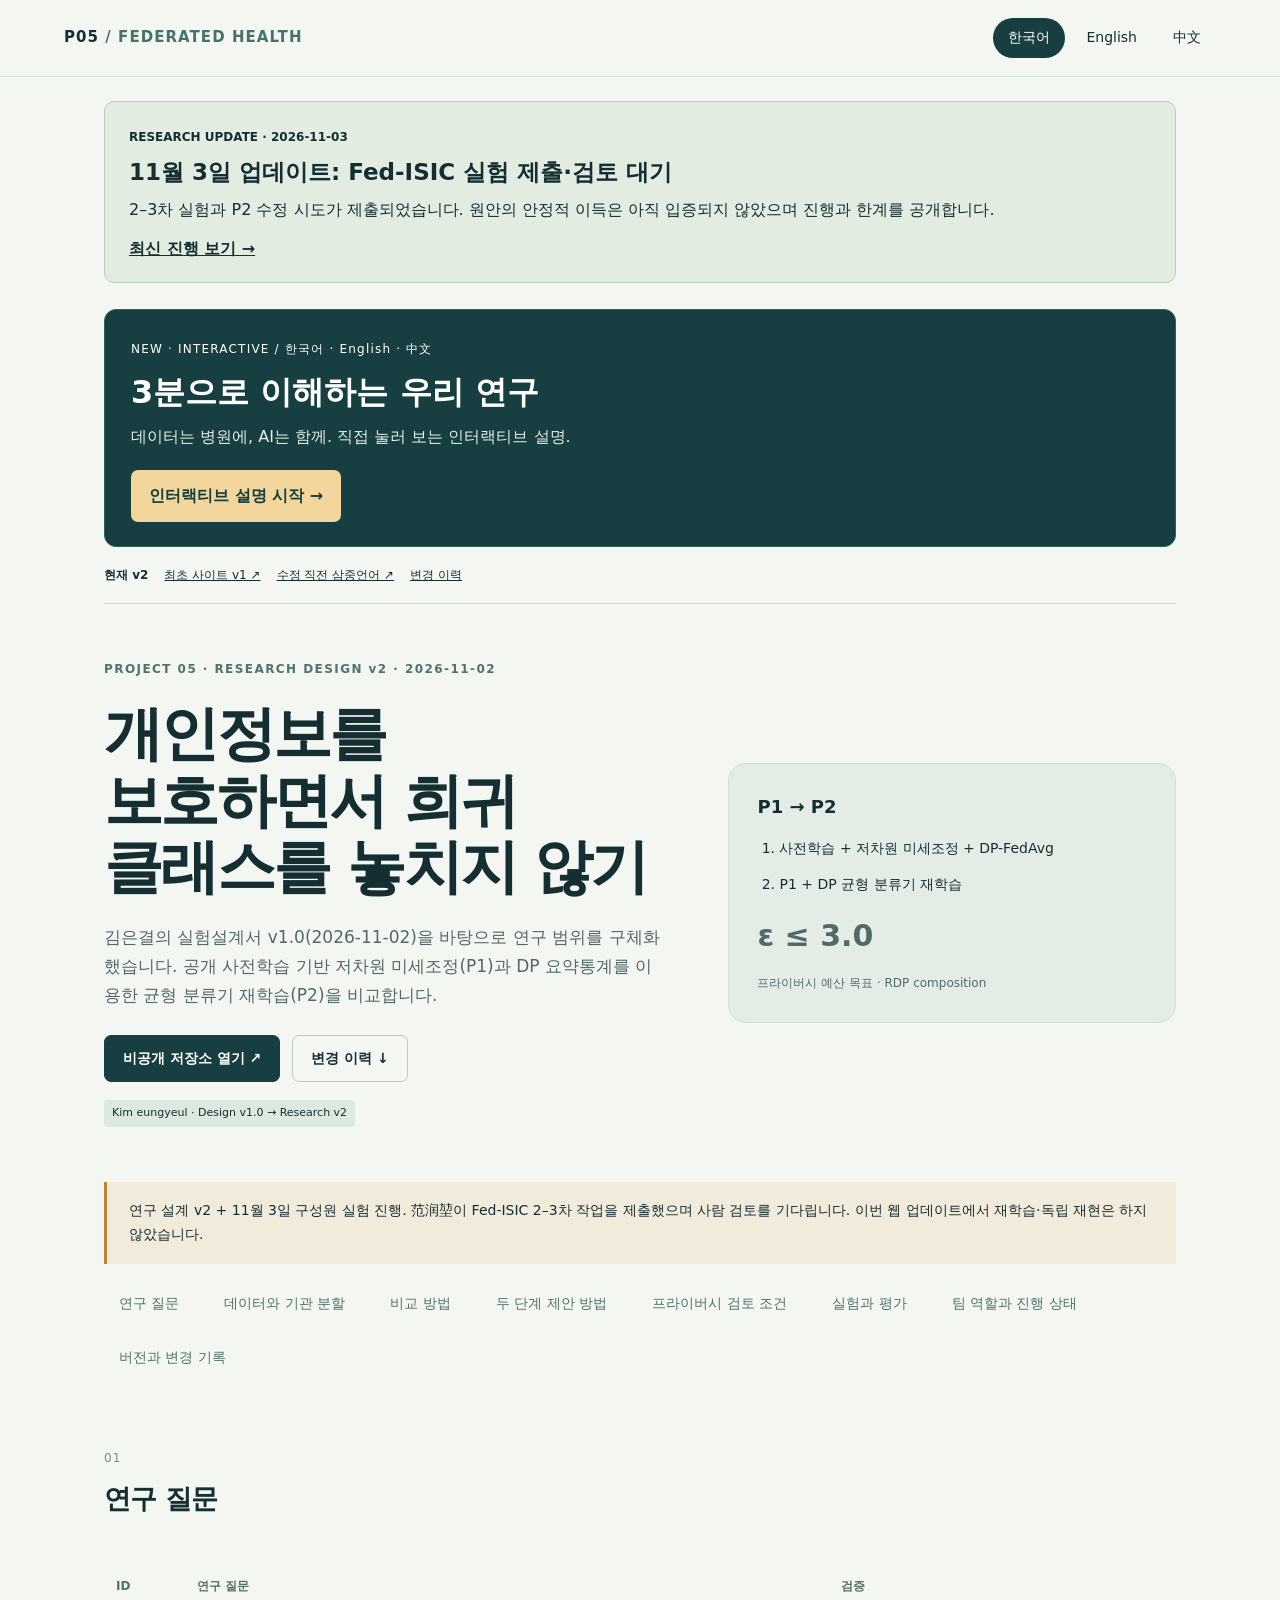
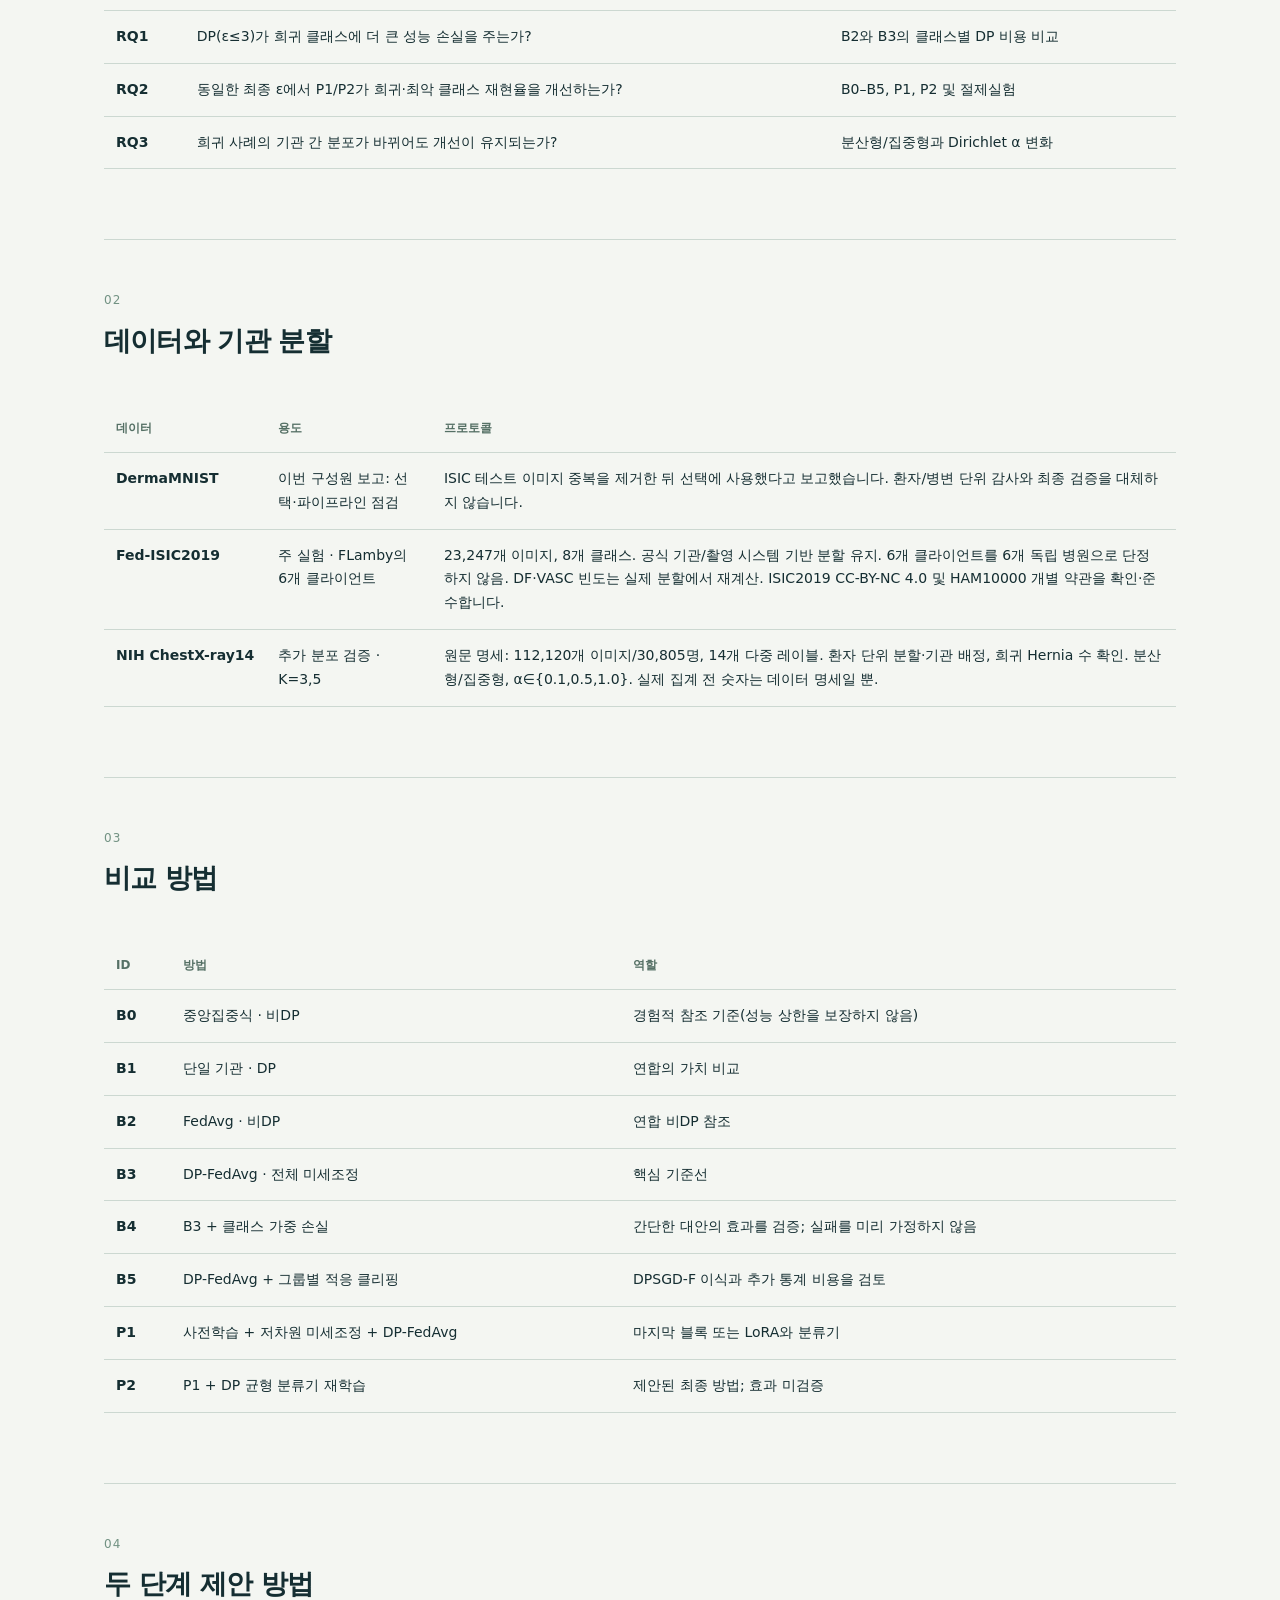
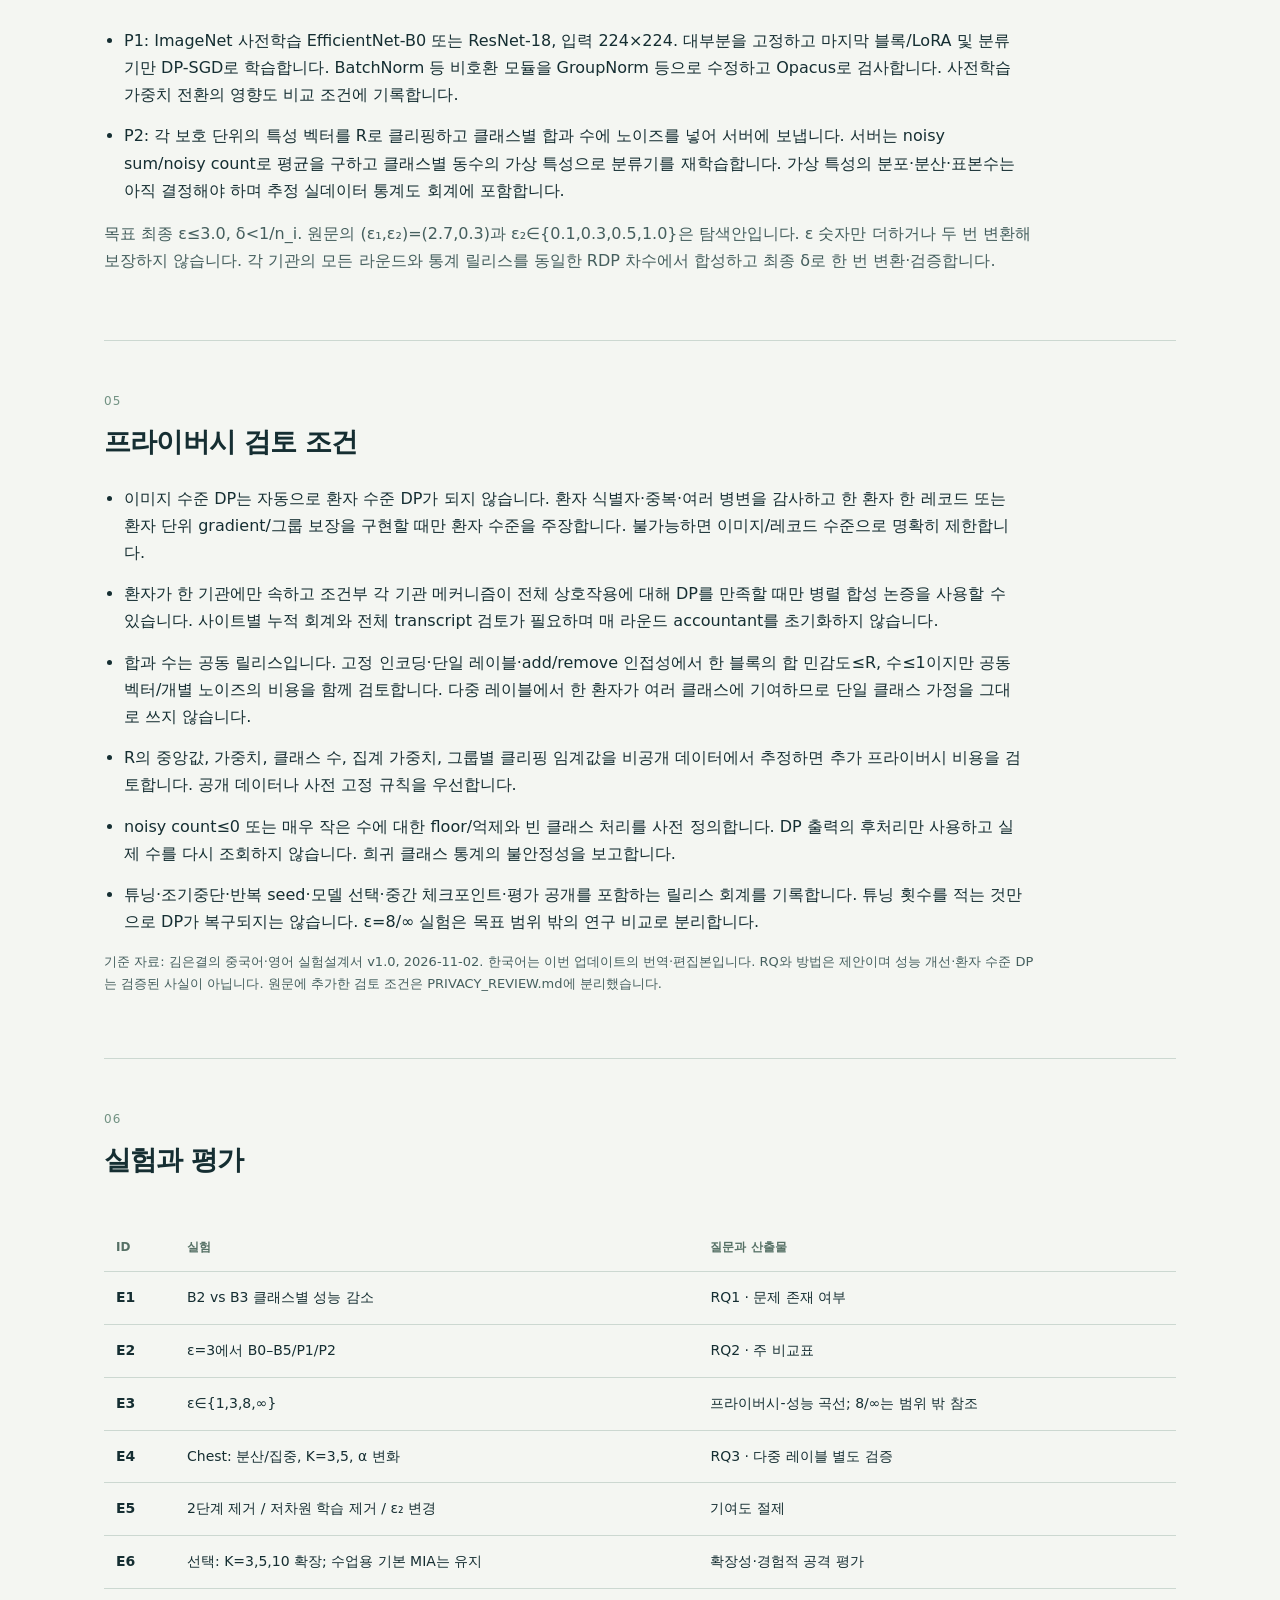
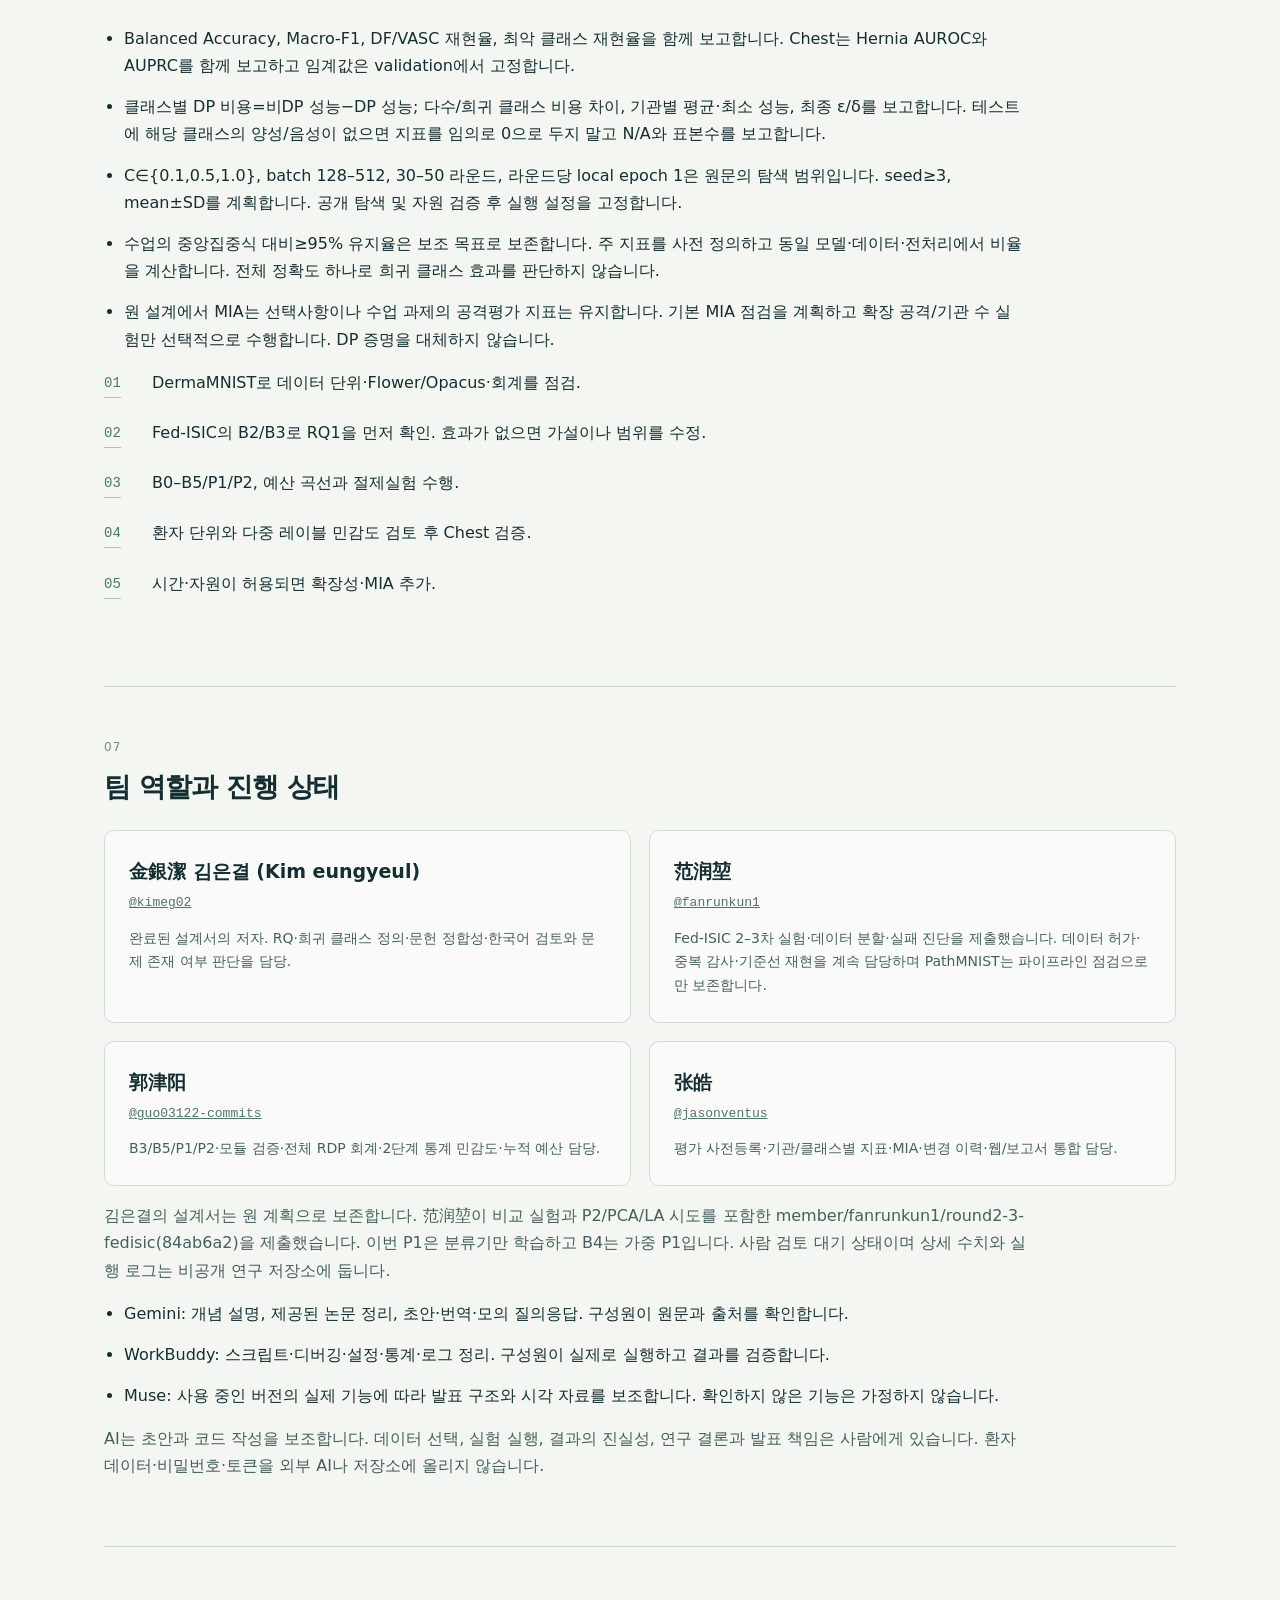
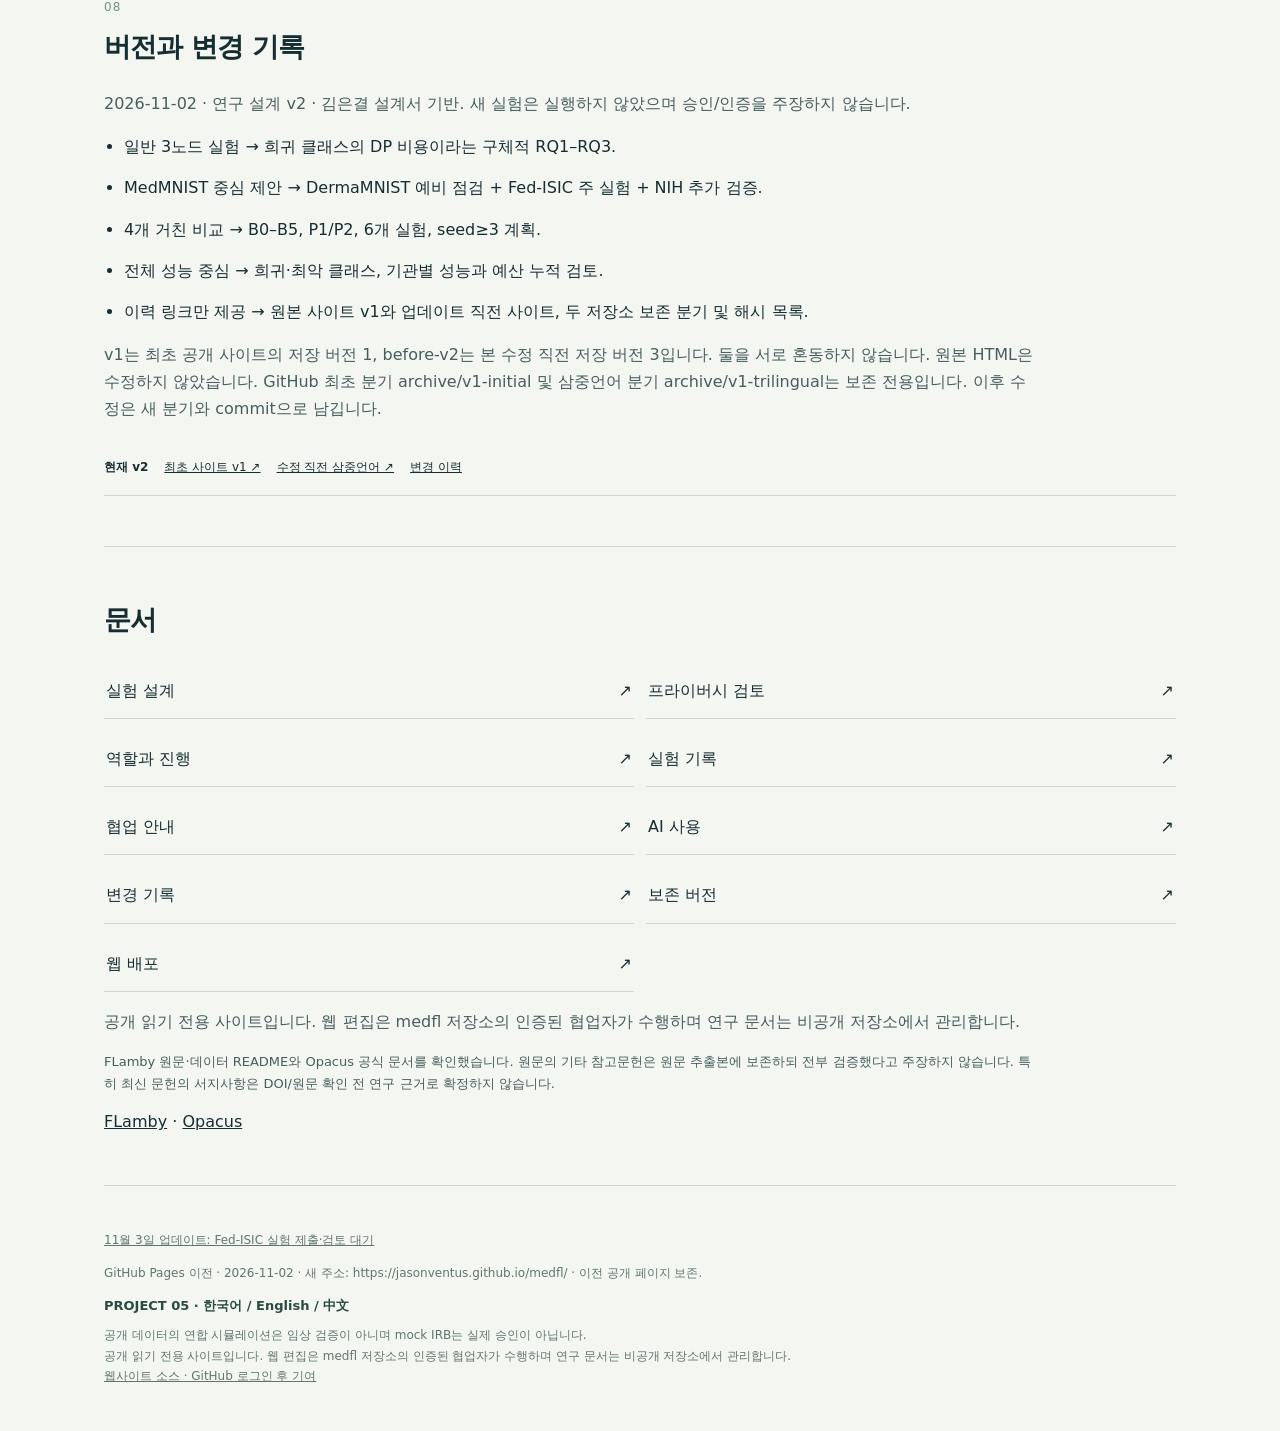
<file: versions/v2-design/index.html>
<!doctype html><html translate="no" lang="ko"><head><meta charset="utf-8"><meta name="google" content="notranslate"><meta name="viewport" content="width=device-width,initial-scale=1"><meta name="description" content="김은결의 실험설계서 v1.0(2026-11-02)을 바탕으로 연구 범위를 구체화했습니다. 공개 사전학습 기반 저차원 미세조정(P1)과 DP 요약통계를 이용한 균형 분류기 재학습(P2)을 비교합니다."><title>Project 05 v2 · 희귀 질환 성능 저하를 줄이는 DP 연합학습</title><style>*{box-sizing:border-box}html{scroll-behavior:smooth;scroll-padding-top:100px}body{margin:0;background:#f4f6f2;color:#152e32;font:16px/1.7 system-ui,-apple-system,BlinkMacSystemFont,"Segoe UI",sans-serif}a{color:inherit}a:focus-visible{outline:3px solid #e09b35;outline-offset:5px}header{position:sticky;top:0;z-index:5;background:#f4f6f2f5;border-bottom:1px solid #d5dfd9;padding:18px max(5vw,20px);display:flex;gap:20px;align-items:center;justify-content:space-between}.brand{font-size:15px;font-weight:750;text-decoration:none;letter-spacing:.07em}.brand span{color:#477169}nav{display:flex;gap:6px}nav a{padding:7px 14px;text-decoration:none;border:1px solid transparent;border-radius:30px;font-size:14px}nav a[aria-current=page]{background:#173e40;color:white}main{max-width:1200px;margin:auto;padding:0 5vw}.hero{display:grid;grid-template-columns:1.25fr 1fr;gap:65px;padding:80px 0 55px;align-items:center}.eyebrow{font-size:12px;color:#52736a;font-weight:750;letter-spacing:.12em}.hero h1{font-size:clamp(36px,4.6vw,66px);line-height:1.13;letter-spacing:-.045em;margin:22px 0}.hero p{color:#526968;max-width:580px;font-size:17px}.links{display:flex;flex-wrap:wrap;gap:12px;margin-top:25px}.button{display:inline-block;text-decoration:none;border-radius:7px;border:1px solid #b7c9c1;padding:11px 18px;font-size:14px;font-weight:650}.button.primary{background:#173e40;color:white;border-color:#173e40}.diagram{background:#e4ece6;border:1px solid #d1ded4;border-radius:18px;padding:28px}.diagram svg{display:block;width:100%;height:auto}.diagram p{font-size:13px;text-align:center;margin:12px 0 0}.notice{padding:17px 22px;border-left:3px solid #bc8532;background:#f1ebdc;font-size:14px}.metrics{display:grid;grid-template-columns:repeat(3,1fr);padding:30px 0;border-bottom:1px solid #ccd8d1}.metric{padding:5px 25px;border-right:1px solid #ccd8d1}.metric:first-child{padding-left:0}.metric:last-child{border:0}.metric strong{display:block;font-size:30px;line-height:1.25}.metric span{font-size:13px;color:#5e716b}.section{padding:50px 0;border-bottom:1px solid #ccd8d1}.section h2{font-size:27px;letter-spacing:-.03em;margin:0 0 20px}.section p{max-width:930px;color:#455f5e}.section-num{color:#729283;font-size:12px;display:block;letter-spacing:.1em;margin-bottom:7px}.team{display:grid;grid-template-columns:repeat(2,1fr);gap:18px}.person{padding:24px;border:1px solid #d2ddd5;border-radius:10px;background:#fafbf8}.person h3{margin:0;font-size:19px}.person .handle{font:13px/1.5 ui-monospace,monospace;color:#50756b}.person p{font-size:14px;margin:12px 0 0}.person small{display:block;color:#6b7d74;margin-top:10px}.flow{counter-reset:n;list-style:none;padding:0}.flow li{counter-increment:n;position:relative;padding:0 0 23px 48px;max-width:900px}.flow li:before{content:counter(n,decimal-leading-zero);position:absolute;left:0;top:0;font:14px/28px ui-monospace,monospace;color:#487864;border-bottom:1px solid #acc5b5}.tool-list{padding-left:20px}.tool-list li{margin:14px 0;max-width:900px}.docs{display:grid;grid-template-columns:repeat(2,1fr);gap:12px}.doc{display:flex;justify-content:space-between;gap:10px;border-bottom:1px solid #ccd8d1;padding:14px 2px;text-decoration:none}.doc:hover{color:#14755a}.access{font-size:13px;color:#61786e}.prompt{white-space:pre-wrap;word-break:break-word;background:#e8eee7;border:1px solid #d0ddd0;border-radius:8px;padding:22px;font:14px/1.8 system-ui}.footer{max-width:1200px;margin:auto;padding:32px 5vw 45px;color:#60766e;font-size:12px}.footer strong{display:block;color:#274c43;font-size:13px;margin-bottom:8px}@media(max-width:760px){header{padding:13px 18px;gap:6px}.brand{font-size:12px;letter-spacing:0}nav a{padding:6px 9px;font-size:12px}.hero{grid-template-columns:1fr;gap:25px;padding:40px 0 30px}.diagram{padding:15px}.hero h1{font-size:40px}.team,.docs{grid-template-columns:1fr}.metric{padding:5px 10px}.metric strong{font-size:25px}.metric span{font-size:11px}.section{padding:35px 0}.section h2{font-size:24px}}@media(prefers-reduced-motion:reduce){html{scroll-behavior:auto}}
[lang=ko] h1,[lang=ko] h2{word-break:keep-all}.versionbar{display:flex;flex-wrap:wrap;gap:16px;font-size:12px;padding:18px 0;border-bottom:1px solid #ccd8d1}.tablewrap{overflow-x:auto}table{width:100%;border-collapse:collapse;font-size:14px;margin:20px 0}th,td{text-align:left;vertical-align:top;padding:14px 12px;border-bottom:1px solid #ccd8d1}th{color:#557065;font-size:12px}td:first-child{font-weight:650;white-space:nowrap}.hero{padding-top:55px}.versionpill{font-size:11px;display:inline-block;background:#dce9df;border-radius:4px;padding:4px 8px;margin-top:18px}.diagram h3{font-size:18px;margin:0 0 10px}.diagram ol{padding-left:22px;font-size:14px}.diagram li{margin:12px 0}.toc{display:flex;flex-wrap:wrap;gap:15px;font-size:13px;padding:20px 0}.toc a{color:#507468}.source-note{font-size:13px;color:#60766e}.diagram .budget{font-size:30px;text-align:left;font-weight:700}.diagram .sub{font-size:12px;text-align:left}@media(max-width:760px){.hero h1{font-size:36px}th,td{padding:12px 8px;font-size:12px}.versionbar{gap:10px}.brand span{display:none}}</style></head><body><header><a class="brand" href="index.html">P05 <span>/ FEDERATED HEALTH</span></a><nav aria-label="Language / 언어 / 语言"><a lang="ko" href="index.html" aria-current="page">한국어</a><a lang="en" href="en.html">English</a><a lang="zh" href="zh.html">中文</a></nav></header><main><aside id="research-update-20261103" style="padding:20px 24px;margin:24px 0;background:#e3ece1;border:1px solid #b6cdbb;border-radius:10px"><span style="font-size:12px;font-weight:750">RESEARCH UPDATE · 2026-11-03</span><h2 style="font-size:23px;line-height:1.35;margin:8px 0">11월 3일 업데이트: Fed-ISIC 실험 제출·검토 대기</h2><p style="margin:8px 0 12px">2–3차 실험과 P2 수정 시도가 제출되었습니다. 원안의 안정적 이득은 아직 입증되지 않았으며 진행과 한계를 공개합니다.</p><a href="../../progress.html?lang=ko" style="font-weight:750">최신 진행 보기 →</a></aside><aside id="public-explainer" style="margin:26px 0 0;padding:24px 26px;background:#173e40;color:#fff;border-radius:12px;border:1px solid #2f6256"><span style="font-size:12px;letter-spacing:.1em">NEW · INTERACTIVE / 한국어 · English · 中文</span><h2 style="font-size:clamp(23px,3vw,32px);line-height:1.3;margin:10px 0">3분으로 이해하는 우리 연구</h2><p style="margin:8px 0 20px;color:#e3eee4">데이터는 병원에, AI는 함께. 직접 눌러 보는 인터랙티브 설명.</p><a href="../../explain.html?lang=ko" style="display:inline-block;background:#f2d69b;color:#153e3d;padding:12px 18px;border-radius:7px;font-weight:750;text-decoration:none">인터랙티브 설명 시작 →</a></aside><div class="versionbar"><strong>현재 v2</strong><a href="../../versions/v1/index.html">최초 사이트 v1 ↗</a><a href="../../versions/before-v2/index.html">수정 직전 삼중언어 ↗</a><a href="#changes">변경 이력</a></div><section class="hero"><div><div class="eyebrow">PROJECT 05 · RESEARCH DESIGN v2 · 2026-11-02</div><h1>개인정보를 보호하면서 희귀 클래스를 놓치지 않기</h1><p>김은결의 실험설계서 v1.0(2026-11-02)을 바탕으로 연구 범위를 구체화했습니다. 공개 사전학습 기반 저차원 미세조정(P1)과 DP 요약통계를 이용한 균형 분류기 재학습(P2)을 비교합니다.</p><div class="links"><a class="button primary" href="https://github.com/jasonventus/healthcare-ai-project05/tree/codex/trilingual-collaboration">비공개 저장소 열기 ↗</a><a class="button" href="#changes">변경 이력 ↓</a></div><span class="versionpill">Kim eungyeul · Design v1.0 → Research v2</span></div><div class="diagram"><h3>P1 → P2</h3><ol><li>사전학습 + 저차원 미세조정 + DP-FedAvg</li><li>P1 + DP 균형 분류기 재학습</li></ol><p class="budget">ε ≤ 3.0</p><p class="sub">프라이버시 예산 목표 · RDP composition</p></div></section><div class="notice" role="note">연구 설계 v2 + 11월 3일 구성원 실험 진행. 范润堃이 Fed-ISIC 2–3차 작업을 제출했으며 사람 검토를 기다립니다. 이번 웹 업데이트에서 재학습·독립 재현은 하지 않았습니다.</div><nav class="toc" aria-label="Contents"><a href="#s0">연구 질문</a><a href="#s1">데이터와 기관 분할</a><a href="#s2">비교 방법</a><a href="#s3">두 단계 제안 방법</a><a href="#s4">프라이버시 검토 조건</a><a href="#s5">실험과 평가</a><a href="#s6">팀 역할과 진행 상태</a><a href="#changes">버전과 변경 기록</a></nav><section class="section" id="s0"><span class="section-num">01</span><h2>연구 질문</h2><div class="tablewrap"><table><thead><tr><th>ID</th><th>연구 질문</th><th>검증</th></tr></thead><tbody><tr><td>RQ1</td><td>DP(ε≤3)가 희귀 클래스에 더 큰 성능 손실을 주는가?</td><td>B2와 B3의 클래스별 DP 비용 비교</td></tr><tr><td>RQ2</td><td>동일한 최종 ε에서 P1/P2가 희귀·최악 클래스 재현율을 개선하는가?</td><td>B0–B5, P1, P2 및 절제실험</td></tr><tr><td>RQ3</td><td>희귀 사례의 기관 간 분포가 바뀌어도 개선이 유지되는가?</td><td>분산형/집중형과 Dirichlet α 변화</td></tr></tbody></table></div></section><section class="section" id="s1"><span class="section-num">02</span><h2>데이터와 기관 분할</h2><div class="tablewrap"><table><thead><tr><th>데이터</th><th>용도</th><th>프로토콜</th></tr></thead><tbody><tr><td>DermaMNIST</td><td>이번 구성원 보고: 선택·파이프라인 점검</td><td>ISIC 테스트 이미지 중복을 제거한 뒤 선택에 사용했다고 보고했습니다. 환자/병변 단위 감사와 최종 검증을 대체하지 않습니다.</td></tr><tr><td>Fed-ISIC2019</td><td>주 실험 · FLamby의 6개 클라이언트</td><td>23,247개 이미지, 8개 클래스. 공식 기관/촬영 시스템 기반 분할 유지. 6개 클라이언트를 6개 독립 병원으로 단정하지 않음. DF·VASC 빈도는 실제 분할에서 재계산. ISIC2019 CC-BY-NC 4.0 및 HAM10000 개별 약관을 확인·준수합니다.</td></tr><tr><td>NIH ChestX-ray14</td><td>추가 분포 검증 · K=3,5</td><td>원문 명세: 112,120개 이미지/30,805명, 14개 다중 레이블. 환자 단위 분할·기관 배정, 희귀 Hernia 수 확인. 분산형/집중형, α∈{0.1,0.5,1.0}. 실제 집계 전 숫자는 데이터 명세일 뿐.</td></tr></tbody></table></div></section><section class="section" id="s2"><span class="section-num">03</span><h2>비교 방법</h2><div class="tablewrap"><table><thead><tr><th>ID</th><th>방법</th><th>역할</th></tr></thead><tbody><tr><td>B0</td><td>중앙집중식 · 비DP</td><td>경험적 참조 기준(성능 상한을 보장하지 않음)</td></tr><tr><td>B1</td><td>단일 기관 · DP</td><td>연합의 가치 비교</td></tr><tr><td>B2</td><td>FedAvg · 비DP</td><td>연합 비DP 참조</td></tr><tr><td>B3</td><td>DP-FedAvg · 전체 미세조정</td><td>핵심 기준선</td></tr><tr><td>B4</td><td>B3 + 클래스 가중 손실</td><td>간단한 대안의 효과를 검증; 실패를 미리 가정하지 않음</td></tr><tr><td>B5</td><td>DP-FedAvg + 그룹별 적응 클리핑</td><td>DPSGD-F 이식과 추가 통계 비용을 검토</td></tr><tr><td>P1</td><td>사전학습 + 저차원 미세조정 + DP-FedAvg</td><td>마지막 블록 또는 LoRA와 분류기</td></tr><tr><td>P2</td><td>P1 + DP 균형 분류기 재학습</td><td>제안된 최종 방법; 효과 미검증</td></tr></tbody></table></div></section><section class="section" id="s3"><span class="section-num">04</span><h2>두 단계 제안 방법</h2><ul class="tool-list"><li>P1: ImageNet 사전학습 EfficientNet-B0 또는 ResNet-18, 입력 224×224. 대부분을 고정하고 마지막 블록/LoRA 및 분류기만 DP-SGD로 학습합니다. BatchNorm 등 비호환 모듈을 GroupNorm 등으로 수정하고 Opacus로 검사합니다. 사전학습 가중치 전환의 영향도 비교 조건에 기록합니다.</li><li>P2: 각 보호 단위의 특성 벡터를 R로 클리핑하고 클래스별 합과 수에 노이즈를 넣어 서버에 보냅니다. 서버는 noisy sum/noisy count로 평균을 구하고 클래스별 동수의 가상 특성으로 분류기를 재학습합니다. 가상 특성의 분포·분산·표본수는 아직 결정해야 하며 추정 실데이터 통계도 회계에 포함합니다.</li></ul><p>목표 최종 ε≤3.0, δ&lt;1/n_i. 원문의 (ε₁,ε₂)=(2.7,0.3)과 ε₂∈{0.1,0.3,0.5,1.0}은 탐색안입니다. ε 숫자만 더하거나 두 번 변환해 보장하지 않습니다. 각 기관의 모든 라운드와 통계 릴리스를 동일한 RDP 차수에서 합성하고 최종 δ로 한 번 변환·검증합니다.</p></section><section class="section" id="s4"><span class="section-num">05</span><h2>프라이버시 검토 조건</h2><ul class="tool-list"><li>이미지 수준 DP는 자동으로 환자 수준 DP가 되지 않습니다. 환자 식별자·중복·여러 병변을 감사하고 한 환자 한 레코드 또는 환자 단위 gradient/그룹 보장을 구현할 때만 환자 수준을 주장합니다. 불가능하면 이미지/레코드 수준으로 명확히 제한합니다.</li><li>환자가 한 기관에만 속하고 조건부 각 기관 메커니즘이 전체 상호작용에 대해 DP를 만족할 때만 병렬 합성 논증을 사용할 수 있습니다. 사이트별 누적 회계와 전체 transcript 검토가 필요하며 매 라운드 accountant를 초기화하지 않습니다.</li><li>합과 수는 공동 릴리스입니다. 고정 인코딩·단일 레이블·add/remove 인접성에서 한 블록의 합 민감도≤R, 수≤1이지만 공동 벡터/개별 노이즈의 비용을 함께 검토합니다. 다중 레이블에서 한 환자가 여러 클래스에 기여하므로 단일 클래스 가정을 그대로 쓰지 않습니다.</li><li>R의 중앙값, 가중치, 클래스 수, 집계 가중치, 그룹별 클리핑 임계값을 비공개 데이터에서 추정하면 추가 프라이버시 비용을 검토합니다. 공개 데이터나 사전 고정 규칙을 우선합니다.</li><li>noisy count≤0 또는 매우 작은 수에 대한 floor/억제와 빈 클래스 처리를 사전 정의합니다. DP 출력의 후처리만 사용하고 실제 수를 다시 조회하지 않습니다. 희귀 클래스 통계의 불안정성을 보고합니다.</li><li>튜닝·조기중단·반복 seed·모델 선택·중간 체크포인트·평가 공개를 포함하는 릴리스 회계를 기록합니다. 튜닝 횟수를 적는 것만으로 DP가 복구되지는 않습니다. ε=8/∞ 실험은 목표 범위 밖의 연구 비교로 분리합니다.</li></ul><p class="source-note">기준 자료: 김은결의 중국어·영어 실험설계서 v1.0, 2026-11-02. 한국어는 이번 업데이트의 번역·편집본입니다. RQ와 방법은 제안이며 성능 개선·환자 수준 DP는 검증된 사실이 아닙니다. 원문에 추가한 검토 조건은 PRIVACY_REVIEW.md에 분리했습니다.</p></section><section class="section" id="s5"><span class="section-num">06</span><h2>실험과 평가</h2><div class="tablewrap"><table><thead><tr><th>ID</th><th>실험</th><th>질문과 산출물</th></tr></thead><tbody><tr><td>E1</td><td>B2 vs B3 클래스별 성능 감소</td><td>RQ1 · 문제 존재 여부</td></tr><tr><td>E2</td><td>ε=3에서 B0–B5/P1/P2</td><td>RQ2 · 주 비교표</td></tr><tr><td>E3</td><td>ε∈{1,3,8,∞}</td><td>프라이버시-성능 곡선; 8/∞는 범위 밖 참조</td></tr><tr><td>E4</td><td>Chest: 분산/집중, K=3,5, α 변화</td><td>RQ3 · 다중 레이블 별도 검증</td></tr><tr><td>E5</td><td>2단계 제거 / 저차원 학습 제거 / ε₂ 변경</td><td>기여도 절제</td></tr><tr><td>E6</td><td>선택: K=3,5,10 확장; 수업용 기본 MIA는 유지</td><td>확장성·경험적 공격 평가</td></tr></tbody></table></div><ul class="tool-list"><li>Balanced Accuracy, Macro-F1, DF/VASC 재현율, 최악 클래스 재현율을 함께 보고합니다. Chest는 Hernia AUROC와 AUPRC를 함께 보고하고 임계값은 validation에서 고정합니다.</li><li>클래스별 DP 비용=비DP 성능−DP 성능; 다수/희귀 클래스 비용 차이, 기관별 평균·최소 성능, 최종 ε/δ를 보고합니다. 테스트에 해당 클래스의 양성/음성이 없으면 지표를 임의로 0으로 두지 말고 N/A와 표본수를 보고합니다.</li><li>C∈{0.1,0.5,1.0}, batch 128–512, 30–50 라운드, 라운드당 local epoch 1은 원문의 탐색 범위입니다. seed≥3, mean±SD를 계획합니다. 공개 탐색 및 자원 검증 후 실행 설정을 고정합니다.</li><li>수업의 중앙집중식 대비≥95% 유지율은 보조 목표로 보존합니다. 주 지표를 사전 정의하고 동일 모델·데이터·전처리에서 비율을 계산합니다. 전체 정확도 하나로 희귀 클래스 효과를 판단하지 않습니다.</li><li>원 설계에서 MIA는 선택사항이나 수업 과제의 공격평가 지표는 유지합니다. 기본 MIA 점검을 계획하고 확장 공격/기관 수 실험만 선택적으로 수행합니다. DP 증명을 대체하지 않습니다.</li></ul><ol class="flow"><li>DermaMNIST로 데이터 단위·Flower/Opacus·회계를 점검.</li><li>Fed-ISIC의 B2/B3로 RQ1을 먼저 확인. 효과가 없으면 가설이나 범위를 수정.</li><li>B0–B5/P1/P2, 예산 곡선과 절제실험 수행.</li><li>환자 단위와 다중 레이블 민감도 검토 후 Chest 검증.</li><li>시간·자원이 허용되면 확장성·MIA 추가.</li></ol></section><section class="section" id="s6"><span class="section-num">07</span><h2>팀 역할과 진행 상태</h2><div class="team"><article class="person"><h3>金銀潔 김은결 (Kim eungyeul)</h3><a class="handle" href="https://github.com/kimeg02">@kimeg02</a><p>완료된 설계서의 저자. RQ·희귀 클래스 정의·문헌 정합성·한국어 검토와 문제 존재 여부 판단을 담당.</p></article><article class="person"><h3>范润堃</h3><a class="handle" href="https://github.com/fanrunkun1">@fanrunkun1</a><p>Fed-ISIC 2–3차 실험·데이터 분할·실패 진단을 제출했습니다. 데이터 허가·중복 감사·기준선 재현을 계속 담당하며 PathMNIST는 파이프라인 점검으로만 보존합니다.</p></article><article class="person"><h3>郭津阳</h3><a class="handle" href="https://github.com/guo03122-commits">@guo03122-commits</a><p>B3/B5/P1/P2·모듈 검증·전체 RDP 회계·2단계 통계 민감도·누적 예산 담당.</p></article><article class="person"><h3>张皓</h3><a class="handle" href="https://github.com/jasonventus">@jasonventus</a><p>평가 사전등록·기관/클래스별 지표·MIA·변경 이력·웹/보고서 통합 담당.</p></article></div><p>김은결의 설계서는 원 계획으로 보존합니다. 范润堃이 비교 실험과 P2/PCA/LA 시도를 포함한 member/fanrunkun1/round2-3-fedisic(84ab6a2)을 제출했습니다. 이번 P1은 분류기만 학습하고 B4는 가중 P1입니다. 사람 검토 대기 상태이며 상세 수치와 실행 로그는 비공개 연구 저장소에 둡니다.</p><ul class="tool-list"><li>Gemini: 개념 설명, 제공된 논문 정리, 초안·번역·모의 질의응답. 구성원이 원문과 출처를 확인합니다.</li><li>WorkBuddy: 스크립트·디버깅·설정·통계·로그 정리. 구성원이 실제로 실행하고 결과를 검증합니다.</li><li>Muse: 사용 중인 버전의 실제 기능에 따라 발표 구조와 시각 자료를 보조합니다. 확인하지 않은 기능은 가정하지 않습니다.</li></ul><p>AI는 초안과 코드 작성을 보조합니다. 데이터 선택, 실험 실행, 결과의 진실성, 연구 결론과 발표 책임은 사람에게 있습니다. 환자 데이터·비밀번호·토큰을 외부 AI나 저장소에 올리지 않습니다.</p></section><section class="section" id="changes"><span class="section-num">08</span><h2>버전과 변경 기록</h2><p>2026-11-02 · 연구 설계 v2 · 김은결 설계서 기반. 새 실험은 실행하지 않았으며 승인/인증을 주장하지 않습니다.</p><ul class="tool-list"><li>일반 3노드 실험 → 희귀 클래스의 DP 비용이라는 구체적 RQ1–RQ3.</li><li>MedMNIST 중심 제안 → DermaMNIST 예비 점검 + Fed-ISIC 주 실험 + NIH 추가 검증.</li><li>4개 거친 비교 → B0–B5, P1/P2, 6개 실험, seed≥3 계획.</li><li>전체 성능 중심 → 희귀·최악 클래스, 기관별 성능과 예산 누적 검토.</li><li>이력 링크만 제공 → 원본 사이트 v1와 업데이트 직전 사이트, 두 저장소 보존 분기 및 해시 목록.</li></ul><p>v1는 최초 공개 사이트의 저장 버전 1, before-v2는 본 수정 직전 저장 버전 3입니다. 둘을 서로 혼동하지 않습니다. 원본 HTML은 수정하지 않았습니다. GitHub 최초 분기 archive/v1-initial 및 삼중언어 분기 archive/v1-trilingual는 보존 전용입니다. 이후 수정은 새 분기와 commit으로 남깁니다.</p><div class="versionbar"><strong>현재 v2</strong><a href="../../versions/v1/index.html">최초 사이트 v1 ↗</a><a href="../../versions/before-v2/index.html">수정 직전 삼중언어 ↗</a><a href="#changes">변경 이력</a></div></section><section class="section"><h2>문서</h2><div class="docs"><a class="doc" href="https://github.com/jasonventus/healthcare-ai-project05/blob/codex/trilingual-collaboration/RESEARCH_DESIGN.md#ko"><span>실험 설계</span><span aria-hidden="true">↗</span></a><a class="doc" href="https://github.com/jasonventus/healthcare-ai-project05/blob/codex/trilingual-collaboration/PRIVACY_REVIEW.md#ko"><span>프라이버시 검토</span><span aria-hidden="true">↗</span></a><a class="doc" href="https://github.com/jasonventus/healthcare-ai-project05/blob/codex/trilingual-collaboration/PROJECT_PLAN.md#ko"><span>역할과 진행</span><span aria-hidden="true">↗</span></a><a class="doc" href="https://github.com/jasonventus/healthcare-ai-project05/blob/codex/trilingual-collaboration/EXPERIMENT_TEMPLATE.md#ko"><span>실험 기록</span><span aria-hidden="true">↗</span></a><a class="doc" href="https://github.com/jasonventus/healthcare-ai-project05/blob/codex/trilingual-collaboration/CONTRIBUTING.md#ko"><span>협업 안내</span><span aria-hidden="true">↗</span></a><a class="doc" href="https://github.com/jasonventus/healthcare-ai-project05/blob/codex/trilingual-collaboration/AI_USAGE_LOG.md#ko"><span>AI 사용</span><span aria-hidden="true">↗</span></a><a class="doc" href="https://github.com/jasonventus/healthcare-ai-project05/blob/codex/trilingual-collaboration/CHANGELOG.md#ko"><span>변경 기록</span><span aria-hidden="true">↗</span></a><a class="doc" href="https://github.com/jasonventus/healthcare-ai-project05/blob/codex/trilingual-collaboration/VERSION_HISTORY.md#ko"><span>보존 버전</span><span aria-hidden="true">↗</span></a><a class="doc" href="https://github.com/jasonventus/healthcare-ai-project05/blob/codex/trilingual-collaboration/WEBSITE.md#ko"><span>웹 배포</span><span aria-hidden="true">↗</span></a></div><p>공개 읽기 전용 사이트입니다. 웹 편집은 medfl 저장소의 인증된 협업자가 수행하며 연구 문서는 비공개 저장소에서 관리합니다.</p><p class="source-note">FLamby 원문·데이터 README와 Opacus 공식 문서를 확인했습니다. 원문의 기타 참고문헌은 원문 추출본에 보존하되 전부 검증했다고 주장하지 않습니다. 특히 최신 문헌의 서지사항은 DOI/원문 확인 전 연구 근거로 확정하지 않습니다.</p><a href="https://github.com/owkin/FLamby/blob/main/flamby/datasets/fed_isic2019/README.md">FLamby</a> · <a href="https://opacus.ai/api/privacy_engine.html">Opacus</a></section></main><footer class="footer"><p><a href="../../progress.html?lang=ko">11월 3일 업데이트: Fed-ISIC 실험 제출·검토 대기</a></p><p>GitHub Pages 이전 · 2026-11-02 · 새 주소: https://jasonventus.github.io/medfl/ · 이전 공개 페이지 보존.</p><strong>PROJECT 05 · 한국어 / English / 中文</strong>공개 데이터의 연합 시뮬레이션은 임상 검증이 아니며 mock IRB는 실제 승인이 아닙니다.<br>공개 읽기 전용 사이트입니다. 웹 편집은 medfl 저장소의 인증된 협업자가 수행하며 연구 문서는 비공개 저장소에서 관리합니다.<br><a href="https://github.com/jasonventus/medfl">웹사이트 소스 · GitHub 로그인 후 기여</a></footer></body></html>
</file>
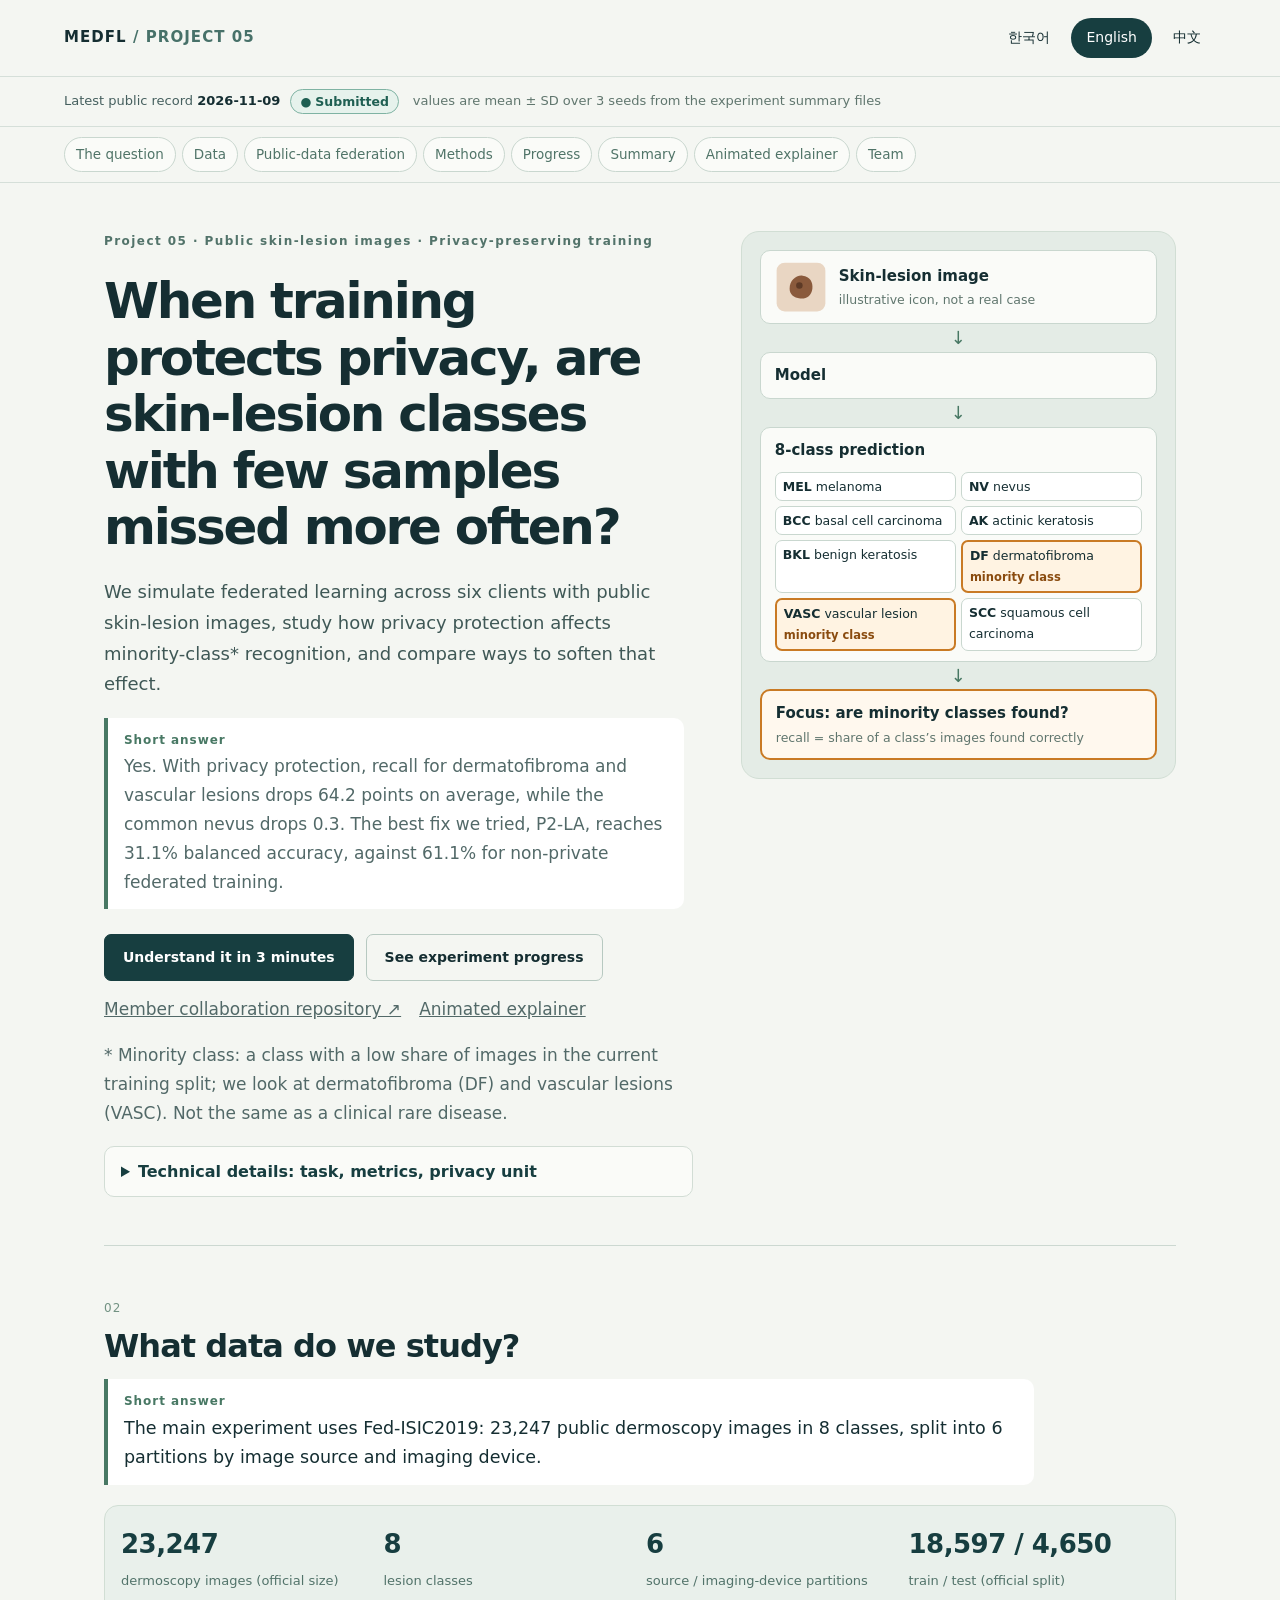
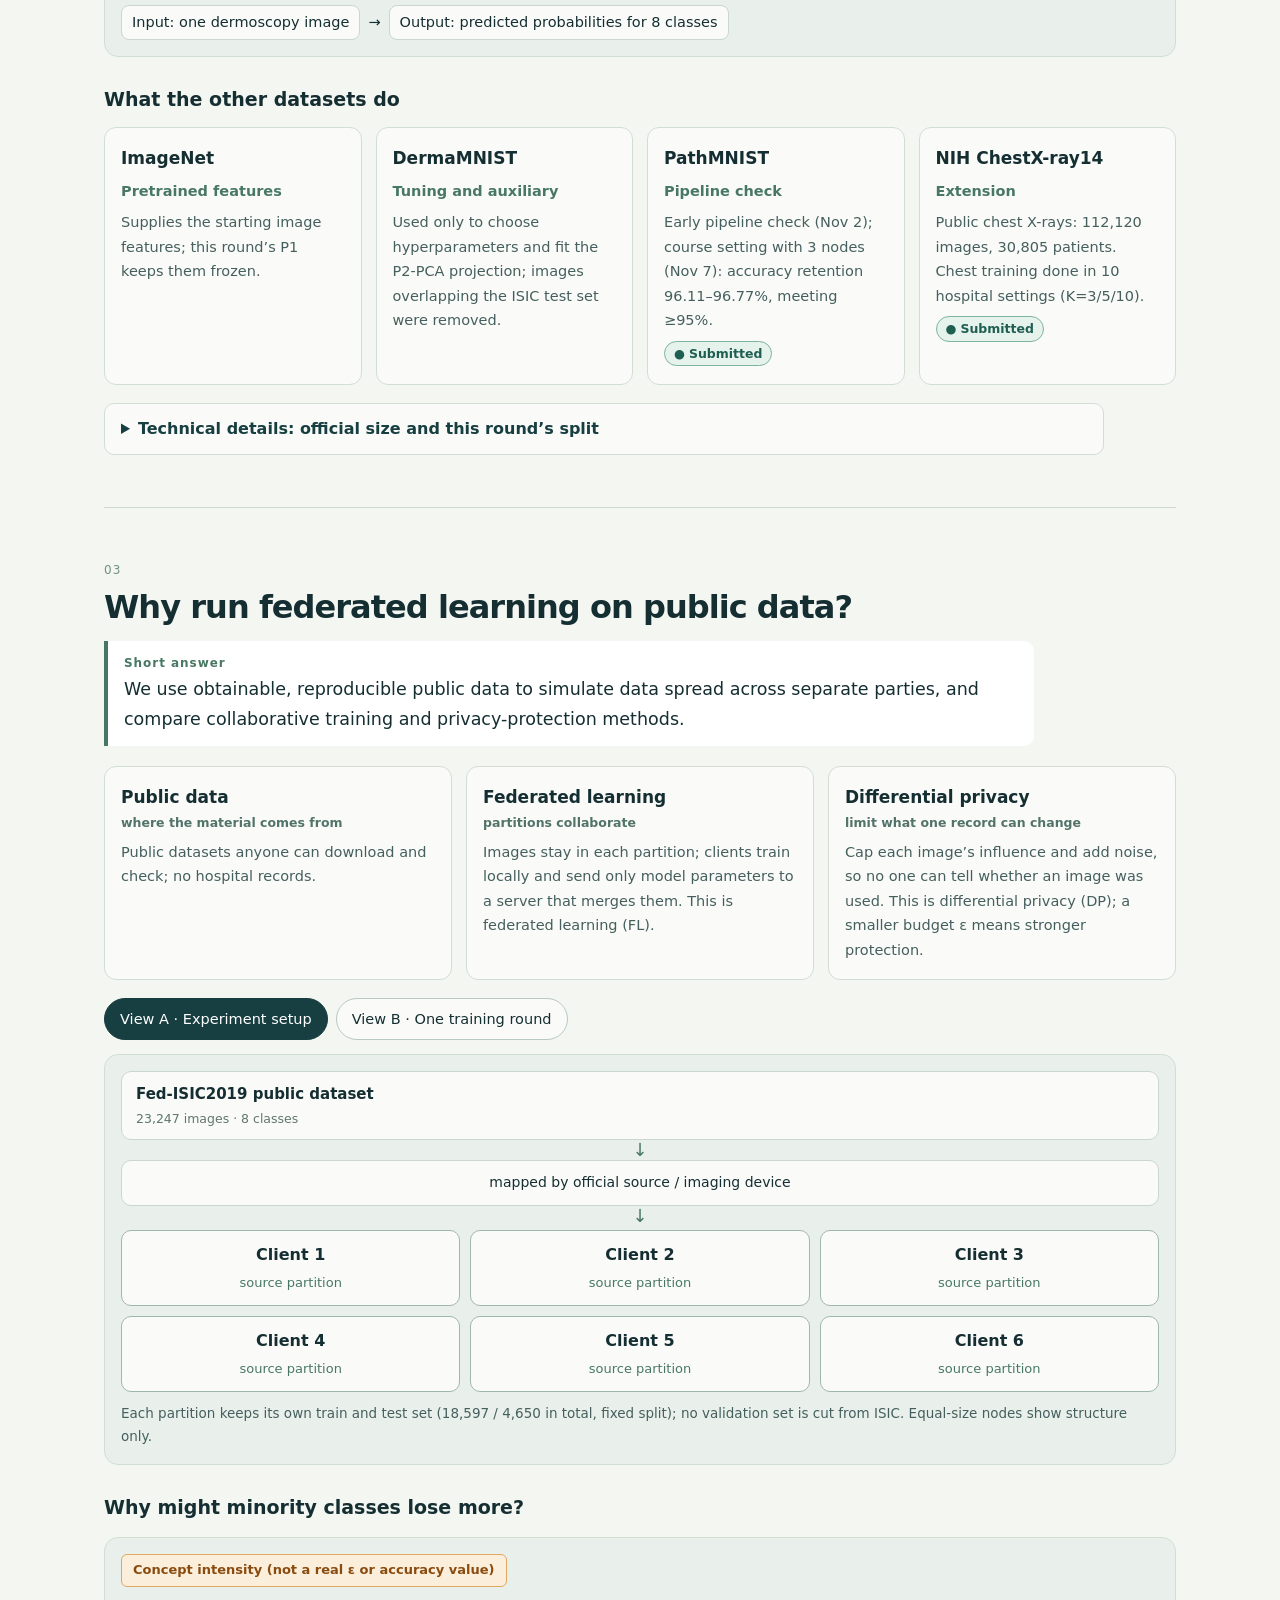
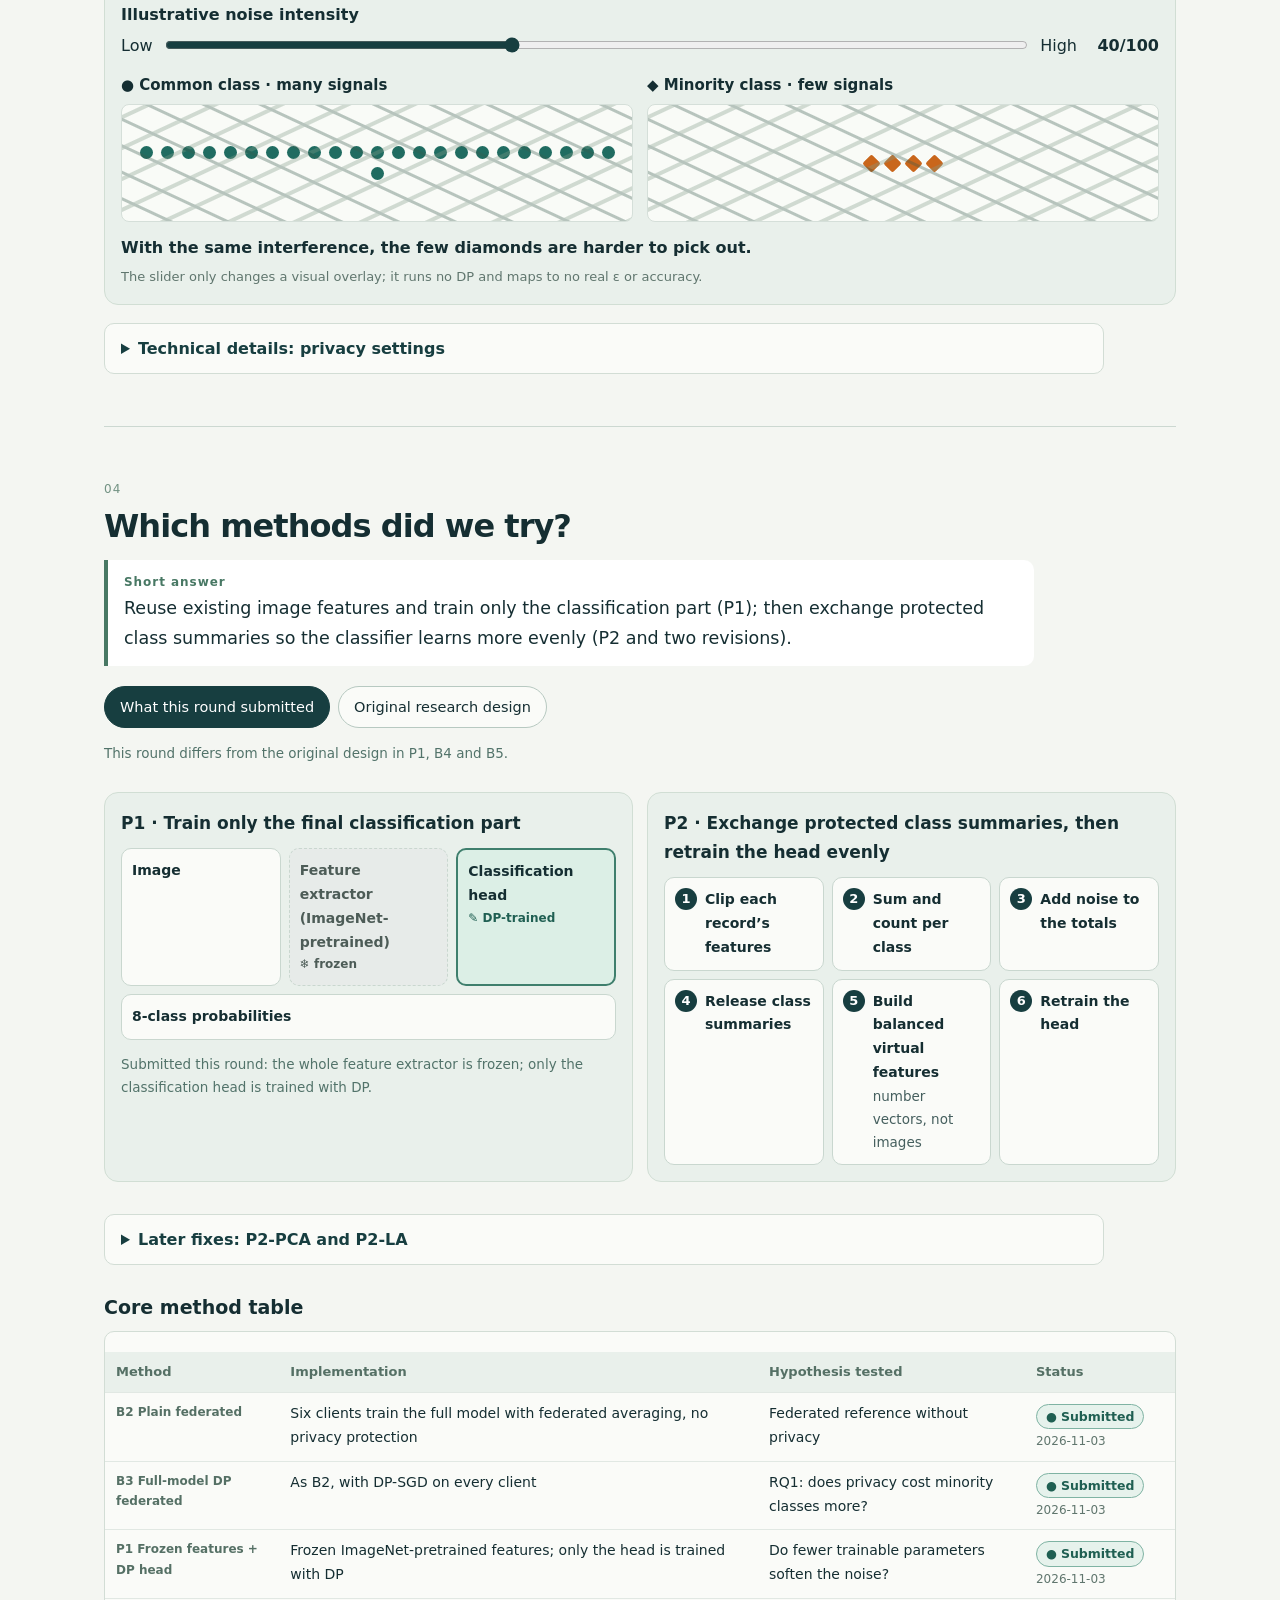
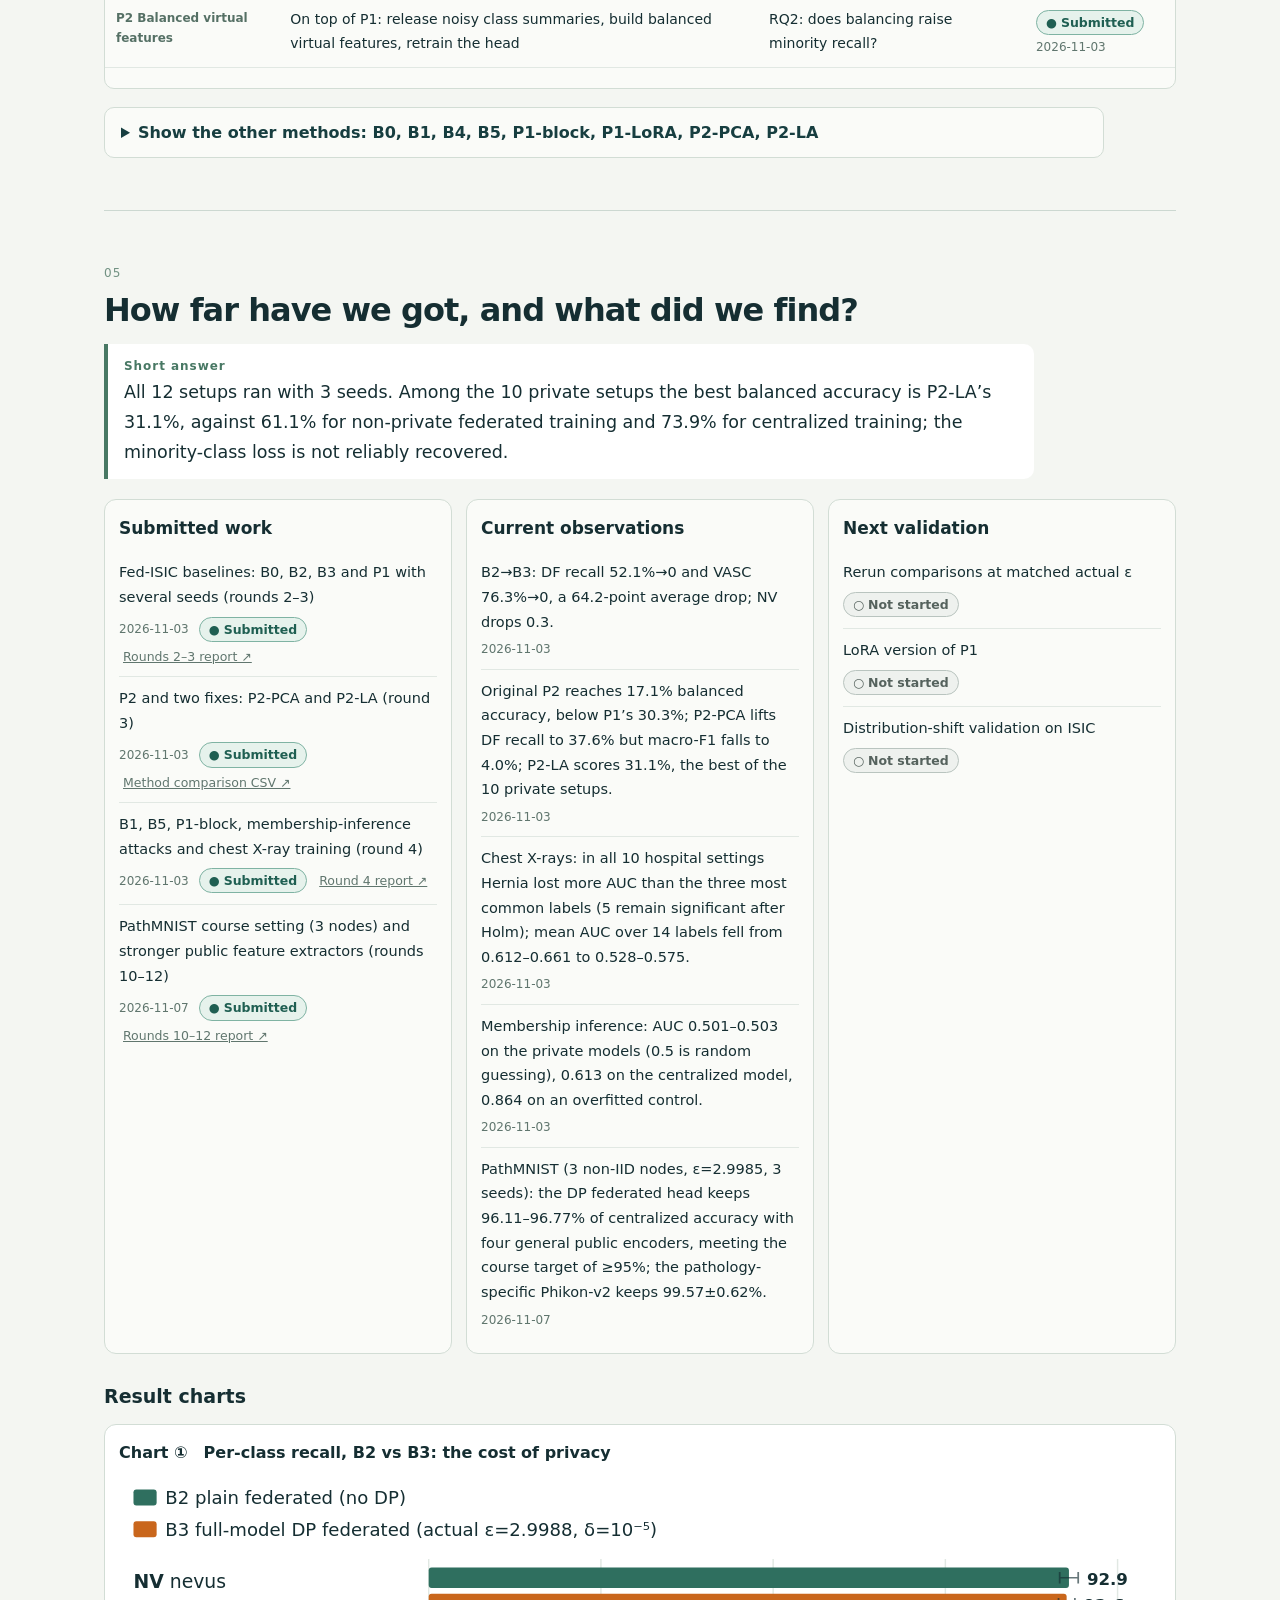
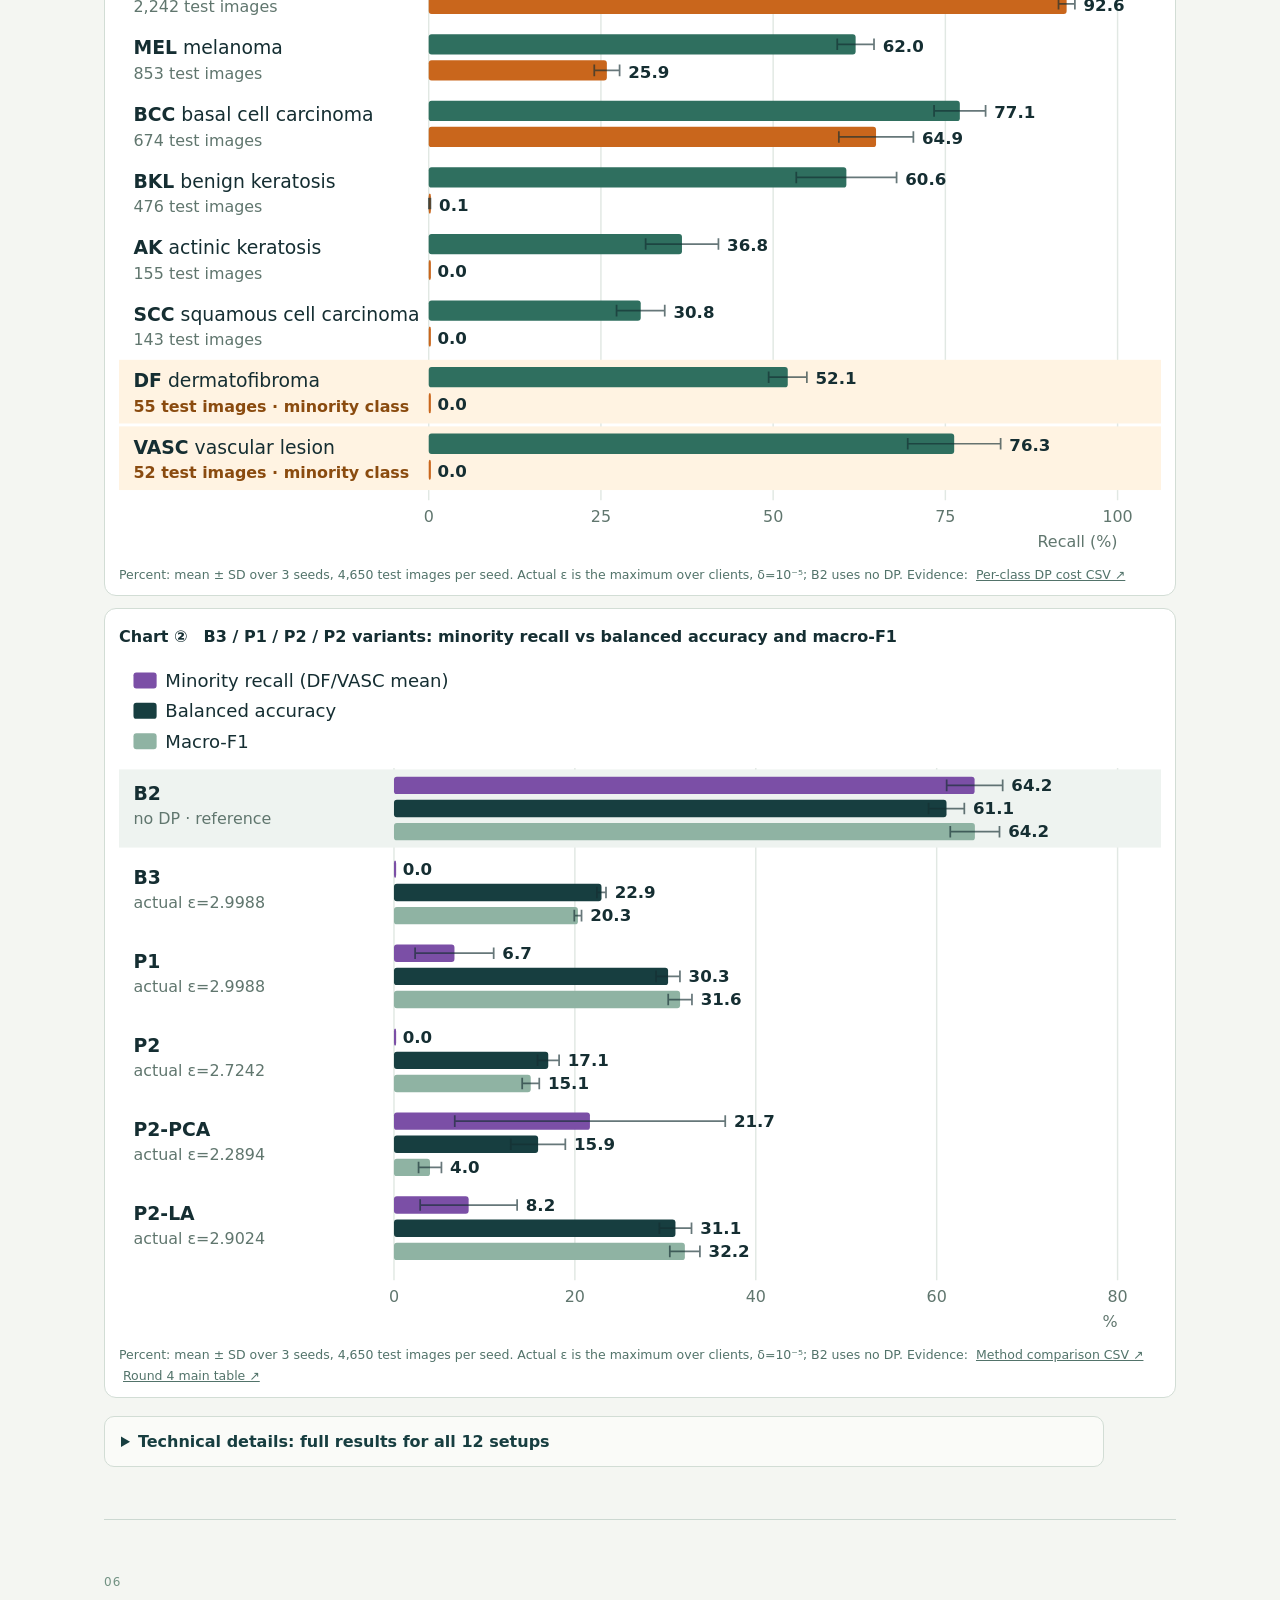
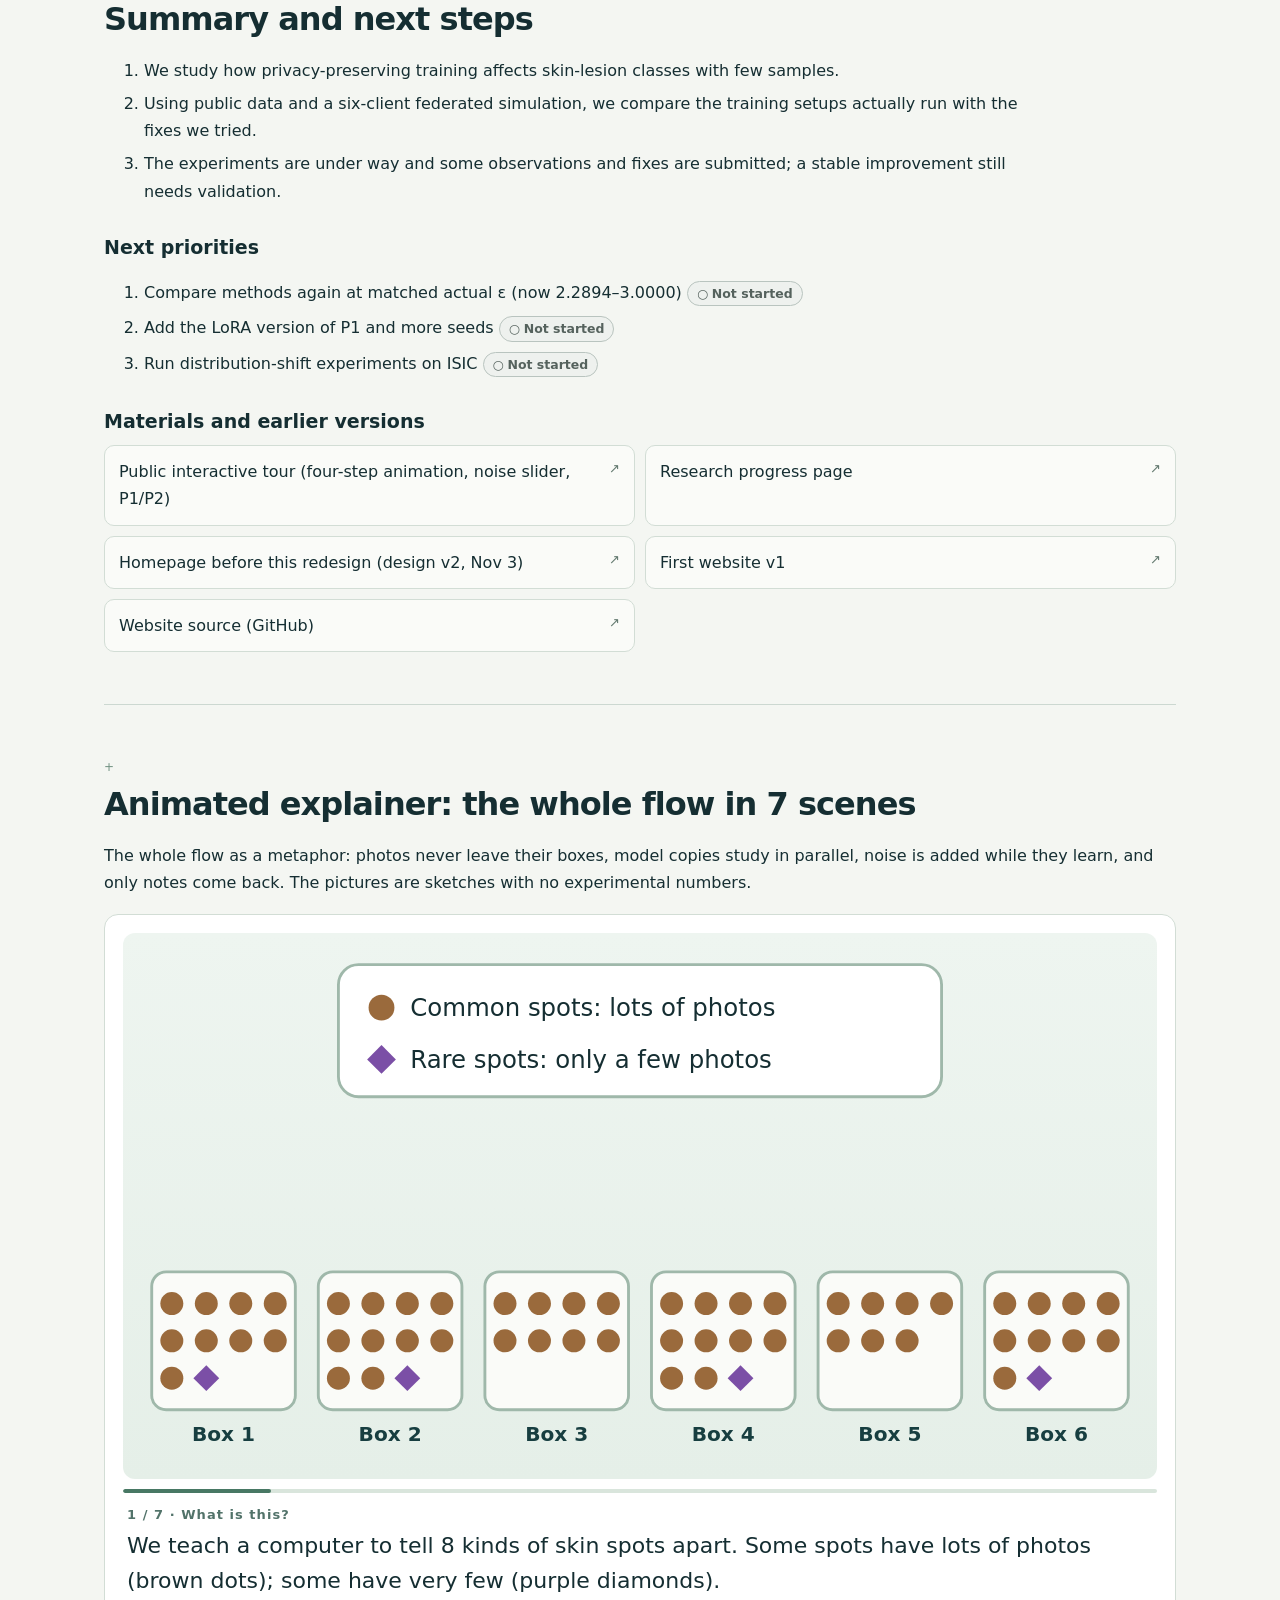
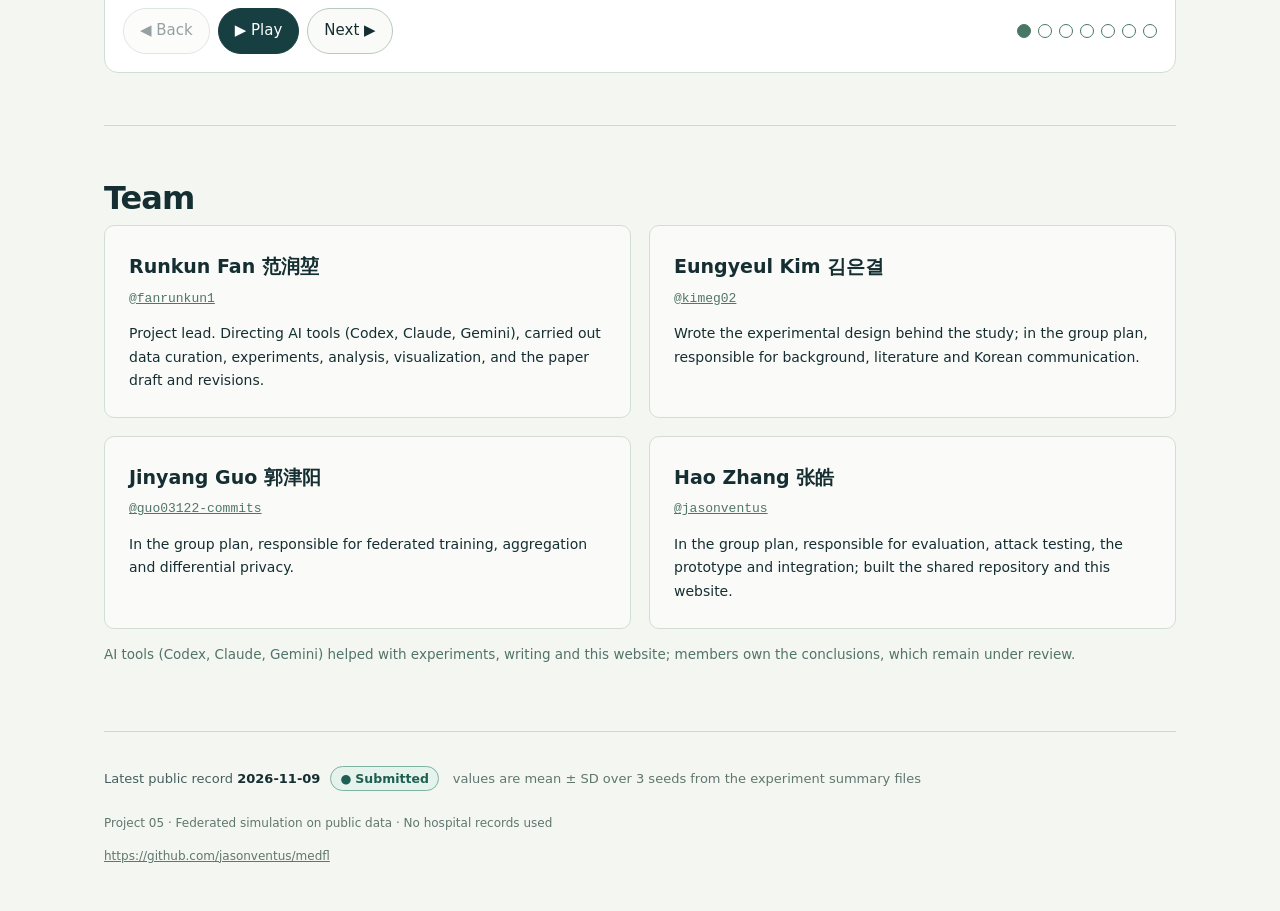
<file: en.html>
<!doctype html><html translate="no" lang="en"><head><meta charset="utf-8"><meta name="google" content="notranslate"><meta name="viewport" content="width=device-width,initial-scale=1"><meta name="description" content="Project 05: a six-client federated simulation on public skin-lesion images, studying how privacy protection affects minority-class recognition."><title>MedFL · Minority classes under private training</title><link rel="alternate" hreflang="ko" href="index.html"><link rel="alternate" hreflang="en" href="en.html"><link rel="alternate" hreflang="zh" href="zh.html"><script>document.documentElement.classList.add("js")</script><style>*{box-sizing:border-box}html{scroll-behavior:smooth;scroll-padding-top:100px}body{margin:0;background:#f4f6f2;color:#152e32;font:16px/1.7 system-ui,-apple-system,BlinkMacSystemFont,"Segoe UI",sans-serif}a{color:inherit}a:focus-visible{outline:3px solid #e09b35;outline-offset:5px}header{position:sticky;top:0;z-index:5;background:#f4f6f2f5;border-bottom:1px solid #d5dfd9;padding:18px max(5vw,20px);display:flex;gap:20px;align-items:center;justify-content:space-between}.brand{font-size:15px;font-weight:750;text-decoration:none;letter-spacing:.07em}.brand span{color:#477169}nav{display:flex;gap:6px}nav a{padding:7px 14px;text-decoration:none;border:1px solid transparent;border-radius:30px;font-size:14px}nav a[aria-current=page]{background:#173e40;color:white}main{max-width:1200px;margin:auto;padding:0 5vw}.hero{display:grid;grid-template-columns:1.25fr 1fr;gap:65px;padding:80px 0 55px;align-items:center}.eyebrow{font-size:12px;color:#52736a;font-weight:750;letter-spacing:.12em}.hero h1{font-size:clamp(36px,4.6vw,66px);line-height:1.13;letter-spacing:-.045em;margin:22px 0}.hero p{color:#526968;max-width:580px;font-size:17px}.links{display:flex;flex-wrap:wrap;gap:12px;margin-top:25px}.button{display:inline-block;text-decoration:none;border-radius:7px;border:1px solid #b7c9c1;padding:11px 18px;font-size:14px;font-weight:650}.button.primary{background:#173e40;color:white;border-color:#173e40}.diagram{background:#e4ece6;border:1px solid #d1ded4;border-radius:18px;padding:28px}.diagram svg{display:block;width:100%;height:auto}.diagram p{font-size:13px;text-align:center;margin:12px 0 0}.notice{padding:17px 22px;border-left:3px solid #bc8532;background:#f1ebdc;font-size:14px}.metrics{display:grid;grid-template-columns:repeat(3,1fr);padding:30px 0;border-bottom:1px solid #ccd8d1}.metric{padding:5px 25px;border-right:1px solid #ccd8d1}.metric:first-child{padding-left:0}.metric:last-child{border:0}.metric strong{display:block;font-size:30px;line-height:1.25}.metric span{font-size:13px;color:#5e716b}.section{padding:50px 0;border-bottom:1px solid #ccd8d1}.section h2{font-size:27px;letter-spacing:-.03em;margin:0 0 20px}.section p{max-width:930px;color:#455f5e}.section-num{color:#729283;font-size:12px;display:block;letter-spacing:.1em;margin-bottom:7px}.team{display:grid;grid-template-columns:repeat(2,1fr);gap:18px}.person{padding:24px;border:1px solid #d2ddd5;border-radius:10px;background:#fafbf8}.person h3{margin:0;font-size:19px}.person .handle{font:13px/1.5 ui-monospace,monospace;color:#50756b}.person p{font-size:14px;margin:12px 0 0}.person small{display:block;color:#6b7d74;margin-top:10px}.flow{counter-reset:n;list-style:none;padding:0}.flow li{counter-increment:n;position:relative;padding:0 0 23px 48px;max-width:900px}.flow li:before{content:counter(n,decimal-leading-zero);position:absolute;left:0;top:0;font:14px/28px ui-monospace,monospace;color:#487864;border-bottom:1px solid #acc5b5}.tool-list{padding-left:20px}.tool-list li{margin:14px 0;max-width:900px}.docs{display:grid;grid-template-columns:repeat(2,1fr);gap:12px}.doc{display:flex;justify-content:space-between;gap:10px;border-bottom:1px solid #ccd8d1;padding:14px 2px;text-decoration:none}.doc:hover{color:#14755a}.access{font-size:13px;color:#61786e}.prompt{white-space:pre-wrap;word-break:break-word;background:#e8eee7;border:1px solid #d0ddd0;border-radius:8px;padding:22px;font:14px/1.8 system-ui}.footer{max-width:1200px;margin:auto;padding:32px 5vw 45px;color:#60766e;font-size:12px}.footer strong{display:block;color:#274c43;font-size:13px;margin-bottom:8px}@media(max-width:760px){header{padding:13px 18px;gap:6px}.brand{font-size:12px;letter-spacing:0}nav a{padding:6px 9px;font-size:12px}.hero{grid-template-columns:1fr;gap:25px;padding:40px 0 30px}.diagram{padding:15px}.hero h1{font-size:40px}.team,.docs{grid-template-columns:1fr}.metric{padding:5px 10px}.metric strong{font-size:25px}.metric span{font-size:11px}.section{padding:35px 0}.section h2{font-size:24px}}@media(prefers-reduced-motion:reduce){html{scroll-behavior:auto}}
[lang=ko] h1,[lang=ko] h2{word-break:keep-all}.versionbar{display:flex;flex-wrap:wrap;gap:16px;font-size:12px;padding:18px 0;border-bottom:1px solid #ccd8d1}.tablewrap{overflow-x:auto}table{width:100%;border-collapse:collapse;font-size:14px;margin:20px 0}th,td{text-align:left;vertical-align:top;padding:14px 12px;border-bottom:1px solid #ccd8d1}th{color:#557065;font-size:12px}td:first-child{font-weight:650;white-space:nowrap}.hero{padding-top:55px}.versionpill{font-size:11px;display:inline-block;background:#dce9df;border-radius:4px;padding:4px 8px;margin-top:18px}.diagram h3{font-size:18px;margin:0 0 10px}.diagram ol{padding-left:22px;font-size:14px}.diagram li{margin:12px 0}.toc{display:flex;flex-wrap:wrap;gap:15px;font-size:13px;padding:20px 0}.toc a{color:#507468}.source-note{font-size:13px;color:#60766e}.diagram .budget{font-size:30px;text-align:left;font-weight:700}.diagram .sub{font-size:12px;text-align:left}@media(max-width:760px){.hero h1{font-size:36px}th,td{padding:12px 8px;font-size:12px}.versionbar{gap:10px}.brand span{display:none}}@media(prefers-reduced-motion:reduce){html{scroll-behavior:auto}}.skip{position:absolute;left:-999px}.skip:focus{left:12px;top:12px;z-index:9;background:#fff;padding:8px 12px;border-radius:6px}header{flex-wrap:wrap}.langs a{white-space:nowrap}.recordbar{display:flex;flex-wrap:wrap;gap:6px 10px;align-items:center;font-size:13px;color:#455f5e;padding:10px max(5vw,20px);border-bottom:1px solid #d5dfd9;margin:0}.rec-label b{color:#152e32}.rec-note{color:#60766e}.toc{display:flex;flex-wrap:wrap;gap:4px 6px;padding:10px max(5vw,20px);border-bottom:1px solid #d5dfd9;background:#f4f6f2}.toc a{font-size:13.5px;text-decoration:none;padding:5px 11px;border-radius:999px;border:1px solid #c9d7cf;background:#fafbf8}.toc a:hover{border-color:#487864}.st{display:inline-flex;align-items:center;gap:4px;border-radius:999px;padding:1px 9px;font-size:12.5px;font-weight:700;border:1px solid;margin:2px 4px 2px 0;white-space:nowrap}.st-sub{color:#1f5f52;border-color:#7fb3a3;background:#e6f2ec}.st-pend{color:#8a4b0f;border-color:#e0a860;background:#fbefdc}.st-rev{color:#1d5e2e;border-color:#79b48a;background:#e3f3e6}.st-none{color:#55625d;border-color:#b9c4bf;background:#eef1ee}.mod{padding:52px 0;border-bottom:1px solid #ccd8d1}.mod h2{font-size:clamp(24px,3vw,32px);letter-spacing:-.03em;line-height:1.3;margin:0 0 6px}.alias{position:absolute;width:0;height:0;overflow:hidden}.hero{grid-template-columns:1.15fr .85fr;gap:48px;padding:48px 0;align-items:start}.hero h1{font-size:clamp(30px,3.9vw,52px)}.hero .sub{font-size:18px;color:#3f5856;max-width:640px}.answer{font-size:17.5px;line-height:1.7;color:#152e32;background:#fff;border-left:4px solid #487864;padding:12px 16px;border-radius:0 10px 10px 0;max-width:930px;margin:12px 0 20px}.answer b{display:block;font-size:12px;letter-spacing:.08em;color:#487864;margin-bottom:2px}.minor-links{display:flex;flex-wrap:wrap;gap:6px 18px;font-size:14px;margin:14px 0 0}.def{font-size:13.5px;color:#52736a;max-width:640px}.fig{background:#e9f0eb;border:1px solid #d1ded4;border-radius:14px;padding:16px;margin:14px 0}.fig-h{margin:0 0 10px;font-size:17px}.flow1{margin:0;background:#e4ece6;border:1px solid #d1ded4;border-radius:18px;padding:18px;display:grid;gap:4px}.f-box{background:#fafbf8;border:1px solid #c9d7cf;border-radius:10px;padding:10px 14px}.f-box b{display:block;font-size:15px}.f-box small{display:block;font-size:12.5px;color:#60766e}.f-img{display:flex;gap:12px;align-items:center}.lesion{width:52px;height:52px;flex:none}.f-focus{border:2px solid #c97a24;background:#fff8ee}.f-thin{text-align:center;font-size:14px}.f-arrow{text-align:center;color:#487864;font-size:18px;line-height:1.1}.flow1 figcaption{font-size:13px;color:#52736a;margin-top:6px}.chips{list-style:none;padding:0;margin:8px 0 0;display:grid;grid-template-columns:1fr 1fr;gap:5px}.chip{font-size:12.5px;border:1px solid #c9d7cf;border-radius:7px;padding:3px 7px;background:#fff}.chip b{font-size:12.5px;display:inline}.chip.minor{border:2px solid #c97a24;background:#fff3e2}.chip em{font-style:normal;font-weight:700;color:#8a4b0f;font-size:11.5px}details.tech{margin:18px 0 0;border:1px solid #d2ddd5;border-radius:10px;background:#fafbf8;padding:0 16px;max-width:1000px}details.tech summary{padding:11px 0;font-weight:700;cursor:pointer;color:#173e40}details.tech[open] summary{border-bottom:1px solid #e1e8e3}.tech-body{padding:10px 0 14px;font-size:14.5px}.tech-body ul{margin:0;padding-left:20px}.tech-body li{margin:6px 0}.dataset .stats{display:grid;grid-template-columns:repeat(4,1fr);gap:12px}.stat strong{display:block;font-size:26px;letter-spacing:-.02em;color:#173e40}.stat span{font-size:13px;color:#52736a}.io{display:flex;flex-wrap:wrap;gap:8px;align-items:center;margin:12px 0 0;font-size:14.5px}.io span:not([aria-hidden]){background:#fafbf8;border:1px solid #c9d7cf;border-radius:8px;padding:4px 10px}.sub-h{margin:26px 0 8px;font-size:19px}.cards2,.cards3,.cards4{display:grid;gap:14px;margin:12px 0}.cards2{grid-template-columns:1fr 1fr}.cards3{grid-template-columns:repeat(3,1fr)}.cards4{grid-template-columns:repeat(4,1fr)}.card{background:#fafbf8;border:1px solid #d2ddd5;border-radius:12px;padding:16px}.card h3{margin:0 0 6px;font-size:17px}.card p{margin:6px 0 0;font-size:14.5px;color:#455f5e}.card .role{font-weight:700;color:#487864;margin:0}.concept h3 small{display:block;font-size:12.5px;color:#52736a;font-weight:600}.obs{font-weight:700;color:#8a4b0f!important}.tabs{display:flex;flex-wrap:wrap;gap:8px;margin:18px 0 6px}.tabs button{font:inherit;font-size:14.5px;padding:8px 15px;border-radius:999px;border:1px solid #b7c9c1;background:#fafbf8;color:#152e32;cursor:pointer}.tabs button[aria-selected=true],.tabs button[aria-pressed=true]{background:#173e40;color:#fff;border-color:#173e40}button:focus-visible,summary:focus-visible,.tablewrap:focus-visible{outline:3px solid #e09b35;outline-offset:3px}.va-grid{list-style:none;padding:0;margin:4px 0;display:grid;grid-template-columns:repeat(3,1fr);gap:10px}.va-node{background:#fafbf8;border:1px solid #9fb8aa;border-radius:10px;padding:10px;text-align:center}.va-node b{display:block}.va-node span{font-size:13px;color:#487864}.va-node small{display:block;font-size:12px;color:#60766e}.va-note{font-size:13.5px;color:#455f5e;margin:10px 0 0}.arch{list-style:none;padding:0;margin:0;display:flex;flex-wrap:wrap;gap:8px;align-items:stretch}.arch li{flex:1 1 120px;border-radius:10px;padding:10px;border:1px solid #c9d7cf;background:#fafbf8;position:relative}.arch li b{display:block;font-size:14px}.arch li small{display:block;font-size:12px;font-weight:700}.arch li.a-frozen{background:#e7ebe9;border-style:dashed;color:#4d5c57}.arch li.a-frozen small:before{content:"❄ "}.arch li.a-train{background:#dcefe6;border:2px solid #3f7f6d}.arch li.a-train small{color:#1f5f52}.arch li.a-train small:before{content:"✎ "}.two-fig{display:grid;grid-template-columns:1fr 1fr;gap:14px}.pipe6{list-style:none;padding:0;margin:0;display:grid;grid-template-columns:repeat(3,1fr);gap:8px;counter-reset:s}.pipe6 li{counter-increment:s;background:#fafbf8;border:1px solid #c9d7cf;border-radius:10px;padding:10px 10px 10px 40px;position:relative;font-size:13.5px}.pipe6 li:before{content:counter(s);position:absolute;left:10px;top:10px;width:22px;height:22px;border-radius:50%;background:#173e40;color:#fff;font-weight:700;font-size:13px;display:grid;place-items:center}.pipe6 b{display:block;font-size:14px}.pipe6 span{color:#455f5e}.v-orig{display:none}html:not(.js) .v-orig{display:block}html:not(.js) span.v-orig{display:inline}html:not(.js) span.v-sub:after{content:" / "}.js .vlab{display:none}.vlab{font-style:normal;font-weight:700;color:#487864}.ver-orig .v-sub{display:none}.ver-orig .v-orig{display:block}.ver-orig span.v-orig{display:inline}.tablewrap{overflow-x:auto;margin:8px 0;border:1px solid #d2ddd5;border-radius:10px;background:#fafbf8}.tablewrap table{border-collapse:collapse;width:100%;min-width:680px;font-size:14px}.tablewrap th,.tablewrap td{text-align:left;vertical-align:top;padding:9px 11px;border-bottom:1px solid #e1e8e3}.tablewrap thead th{background:#e9f0eb;font-size:13px}.stc{min-width:150px}.date{display:inline-block;font-size:12px;color:#60766e;margin-right:6px}td small.date{display:block}.swipe{display:none;margin:6px 10px 0;font-size:12px;color:#60766e}.board{display:grid;grid-template-columns:repeat(3,1fr);gap:14px;margin:8px 0}.board .col{background:#fafbf8;border:1px solid #d2ddd5;border-radius:12px;padding:14px}.board h3{margin:0 0 8px;font-size:17px}.board ul{list-style:none;padding:0;margin:0}.board li{padding:9px 0;border-top:1px solid #e1e8e3;font-size:14.5px}.board li:first-child{border-top:0}.meta{margin:5px 0 0;font-size:12.5px;color:#60766e;display:flex;flex-wrap:wrap;align-items:center;gap:2px 4px}.ev{font-size:12.5px;margin-left:4px}.evgrid{display:grid;grid-template-columns:1fr 1fr;gap:14px}.evcard{border:2px dashed #b7c9c1;border-radius:12px;padding:16px;background:#fff}.evcard h4{margin:0 0 6px;font-size:16px}.pending{font-weight:750;color:#8a4b0f;margin:0 0 8px}.evcard dl{display:grid;grid-template-columns:auto 1fr;gap:4px 12px;margin:0;font-size:14px}.evcard dt{font-weight:700;color:#455f5e}.evcard dd{margin:0}.null{color:#8a4b0f;font-weight:700}.chart{background:#fff;border:1px solid #d2ddd5;border-radius:12px;padding:14px 14px 10px;margin:12px 0}.chart h4{margin:0 0 8px;font-size:16px}.cwrap{overflow-x:auto}.chart svg{display:block;width:100%;height:auto;min-width:560px}.chart figcaption{font-size:12.5px;color:#52736a;margin-top:6px}.c-b2{fill:#2f6f5f}.c-b3{fill:#c9661c}.c-mi{fill:#7b4fa6}.c-ba{fill:#173e40}.c-f1{fill:#8fb3a3}.c-err{stroke:#152e32;stroke-width:1.2;fill:none;opacity:.65}.c-grid{stroke:#e1e8e3}.c-axis{font:11px system-ui,sans-serif;fill:#60766e}.c-leg{font:12.5px system-ui,sans-serif;fill:#152e32}.c-lab{font:13px system-ui,sans-serif;fill:#152e32}.c-abbr{font-weight:700}.c-sub{font:11px system-ui,sans-serif;fill:#60766e}.c-sub-minor{fill:#8a4b0f;font-weight:700}.c-val{font:700 11.5px system-ui,sans-serif;fill:#152e32}.c-minor{fill:#fff3e2}.c-ref{fill:#eef3f0}.results-t code{font-size:12.5px}.sum3,.next3{max-width:930px}.sum3 li,.next3 li{margin:6px 0}.small{font-size:13.5px;color:#52736a}.src{font-size:13px}.src a{margin-right:12px}.footer .recordbar{border:0;padding:0 0 8px}.docs{display:grid;grid-template-columns:repeat(2,1fr);gap:10px}.doc{display:flex;justify-content:space-between;gap:10px;text-decoration:none;border:1px solid #d2ddd5;border-radius:10px;padding:12px 14px;background:#fafbf8}@media(max-width:980px){.hero{grid-template-columns:1fr}.cards4{grid-template-columns:1fr 1fr}.two-fig{grid-template-columns:1fr}.pipe6{grid-template-columns:1fr 1fr}}@media(max-width:760px){.dataset .stats{grid-template-columns:1fr 1fr}.cards2,.cards3,.cards4,.board,.evgrid,.docs{grid-template-columns:1fr}.va-grid{grid-template-columns:1fr 1fr}.pipe6{grid-template-columns:1fr}.swipe{display:block}.mod{padding:38px 0}.answer{font-size:16px}header{padding:12px 16px}main{padding:0 16px}.recordbar,.toc{padding-left:16px;padding-right:16px}}</style><link rel="stylesheet" href="assets/medfl.css"><link rel="stylesheet" href="assets/kids.css"></head><body><a class="skip" href="#main">Skip to content</a><header><a class="brand" href="en.html">MEDFL <span>/ PROJECT 05</span></a><nav class="langs" aria-label="Language / 언어 / 语言"><a lang="ko" hreflang="ko" href="index.html" data-lang-link>한국어</a><a lang="en" hreflang="en" href="en.html" data-lang-link aria-current="page">English</a><a lang="zh" hreflang="zh" href="zh.html" data-lang-link>中文</a></nav></header><div class="recordbar" role="note"><span class="rec-label">Latest public record <b>2026-11-09</b></span><span class="st st-sub"><span aria-hidden="true">●</span> Submitted</span><span class="rec-note">values are mean ± SD over 3 seeds from the experiment summary files</span></div><nav class="toc" aria-label="On this page"><a href="#what">The question</a><a href="#data">Data</a><a href="#public-fl">Public-data federation</a><a href="#methods">Methods</a><a href="#progress">Progress</a><a href="#summary">Summary</a><a href="#kids">Animated explainer</a><a href="#team">Team</a></nav><main id="main"><section class="hero mod" id="what" aria-labelledby="what-h"><span id="s0" class="alias"></span><div class="hero-text"><div class="eyebrow">Project 05 · Public skin-lesion images · Privacy-preserving training</div><h1 id="what-h">When training protects privacy, are skin-lesion classes with few samples missed more often?</h1><p class="sub">We simulate federated learning across six clients with public skin-lesion images, study how privacy protection affects minority-class* recognition, and compare ways to soften that effect.</p><p class="answer"><b>Short answer</b>Yes. With privacy protection, recall for dermatofibroma and vascular lesions drops 64.2 points on average, while the common nevus drops 0.3. The best fix we tried, P2-LA, reaches 31.1% balanced accuracy, against 61.1% for non-private federated training.</p><div class="links"><a class="button primary" href="#data">Understand it in 3 minutes</a><a class="button" href="progress.html?lang=en">See experiment progress</a></div><p class="minor-links"><a href="https://github.com/jasonventus/medfl">Member collaboration repository ↗</a><a href="#kids">Animated explainer</a></p><p class="def">* Minority class: a class with a low share of images in the current training split; we look at dermatofibroma (DF) and vascular lesions (VASC). Not the same as a clinical rare disease.</p><details class="tech"><summary>Technical details: task, metrics, privacy unit</summary><div class="tech-body"><ul><li>Task: 8-class skin-lesion classification on Fed-ISIC2019.</li><li>Metrics: per-class recall; balanced accuracy (mean recall over 8 classes); macro-F1 (mean F1 over 8 classes).</li><li>Privacy: image/sample-level differential privacy (DP-SGD training, RDP accounting) with a target cap of ε≤3 per model. Image-level protection is not automatically patient-level protection.</li><li>Scope: a federated simulation on public data with six source partitions.</li></ul></div></details></div><figure class="flow1" aria-label="One image in, a probability for each of 8 classes out; we watch minority-class recall."><div class="f-box f-img"><svg class="lesion" viewBox="0 0 64 64" aria-hidden="true"><rect x="2" y="2" width="60" height="60" rx="10" fill="#e9d6c3"/><path d="M18 34c0-10 8-17 16-16 9 1 13 8 12 16-1 9-8 13-15 12-8-1-13-5-13-12z" fill="#8a5a3c"/><circle cx="30" cy="30" r="4" fill="#5d3a26"/></svg><div><b>Skin-lesion image</b><small>illustrative icon, not a real case</small></div></div><div class="f-arrow" aria-hidden="true">↓</div><div class="f-box"><b>Model</b></div><div class="f-arrow" aria-hidden="true">↓</div><div class="f-box"><b>8-class prediction</b><ul class="chips"><li class="chip"><b>MEL</b> melanoma</li><li class="chip"><b>NV</b> nevus</li><li class="chip"><b>BCC</b> basal cell carcinoma</li><li class="chip"><b>AK</b> actinic keratosis</li><li class="chip"><b>BKL</b> benign keratosis</li><li class="chip minor"><b>DF</b> dermatofibroma <em>minority class</em></li><li class="chip minor"><b>VASC</b> vascular lesion <em>minority class</em></li><li class="chip"><b>SCC</b> squamous cell carcinoma</li></ul></div><div class="f-arrow" aria-hidden="true">↓</div><div class="f-box f-focus"><b>Focus: are minority classes found?</b><small>recall = share of a class’s images found correctly</small></div></figure></section><section class="mod" id="data" aria-labelledby="data-h"><span id="s1" class="alias"></span><span class="section-num">02</span><h2 id="data-h">What data do we study?</h2><p class="answer"><b>Short answer</b>The main experiment uses Fed-ISIC2019: 23,247 public dermoscopy images in 8 classes, split into 6 partitions by image source and imaging device.</p><div class="fig dataset"><div class="stats"><div class="stat"><strong>23,247</strong><span>dermoscopy images (official size)</span></div><div class="stat"><strong>8</strong><span>lesion classes</span></div><div class="stat"><strong>6</strong><span>source / imaging-device partitions</span></div><div class="stat"><strong>18,597 / 4,650</strong><span>train / test (official split)</span></div></div><p class="io"><span>Input: one dermoscopy image</span><span aria-hidden="true">→</span><span>Output: predicted probabilities for 8 classes</span></p></div><h3 class="sub-h">What the other datasets do</h3><div class="cards4"><article class="card"><h3>ImageNet</h3><p class="role">Pretrained features</p><p>Supplies the starting image features; this round’s P1 keeps them frozen.</p></article><article class="card"><h3>DermaMNIST</h3><p class="role">Tuning and auxiliary</p><p>Used only to choose hyperparameters and fit the P2-PCA projection; images overlapping the ISIC test set were removed.</p></article><article class="card"><h3>PathMNIST</h3><p class="role">Pipeline check</p><p>Early pipeline check (Nov 2); course setting with 3 nodes (Nov 7): accuracy retention 96.11–96.77%, meeting ≥95%.</p><p class="stline"><span class="st st-sub"><span aria-hidden="true">●</span> Submitted</span></p></article><article class="card"><h3>NIH ChestX-ray14</h3><p class="role">Extension</p><p>Public chest X-rays: 112,120 images, 30,805 patients. Chest training done in 10 hospital settings (K=3/5/10).</p><p class="stline"><span class="st st-sub"><span aria-hidden="true">●</span> Submitted</span></p></article></div><details class="tech"><summary>Technical details: official size and this round’s split</summary><div class="tech-body"><div class="tablewrap" tabindex="0" role="region" aria-label="Technical details: official size and this round’s split"><p class="swipe">← swipe sideways →</p><table><thead><tr><th scope="col"></th><th scope="col">Official (FLamby)</th><th scope="col">This round</th></tr></thead><tbody><tr><th scope="row">Total</th><td>23,247 images</td><td>23,247 images</td></tr><tr><th scope="row">Train</th><td>18,597 images in 6 clients (351–9,930 each)</td><td>As official; each client trains locally</td></tr><tr><th scope="row">Validation</th><td>not defined</td><td>no ISIC images; hyperparameters chosen on DermaMNIST</td></tr><tr><th scope="row">Test</th><td>4,650 images, per client</td><td>4,650 images, 6 clients pooled for evaluation</td></tr></tbody></table></div><p>DermaMNIST and ISIC both come from HAM10000: after removing overlap with the ISIC test set, the remaining DermaMNIST images sit inside the ISIC training set.</p><p class="src"><a href="https://github.com/owkin/FLamby/blob/main/flamby/datasets/fed_isic2019/README.md">Source: FLamby Fed-ISIC2019 documentation ↗</a></p></div></details></section><section class="mod" id="public-fl" aria-labelledby="public-fl-h"><span id="public-explainer" class="alias"></span><span id="s4" class="alias"></span><span class="section-num">03</span><h2 id="public-fl-h">Why run federated learning on public data?</h2><p class="answer"><b>Short answer</b>We use obtainable, reproducible public data to simulate data spread across separate parties, and compare collaborative training and privacy-protection methods.</p><div class="cards3"><article class="card concept"><h3>Public data<small>where the material comes from</small></h3><p>Public datasets anyone can download and check; no hospital records.</p></article><article class="card concept"><h3>Federated learning<small>partitions collaborate</small></h3><p>Images stay in each partition; clients train locally and send only model parameters to a server that merges them. This is federated learning (FL).</p></article><article class="card concept"><h3>Differential privacy<small>limit what one record can change</small></h3><p>Cap each image’s influence and add noise, so no one can tell whether an image was used. This is differential privacy (DP); a smaller budget ε means stronger protection.</p></article></div><div class="tabs" role="tablist"><button type="button" role="tab" id="tab-a" data-view="view-a" aria-controls="view-a" aria-selected="true">View A · Experiment setup</button><button type="button" role="tab" id="tab-b" data-view="view-b" aria-controls="view-b" aria-selected="false">View B · One training round</button></div><div class="view" id="view-a" role="tabpanel" aria-labelledby="tab-a"><div class="fig va"><div class="f-box"><b>Fed-ISIC2019 public dataset</b><small>23,247 images · 8 classes</small></div><div class="f-arrow" aria-hidden="true">↓</div><div class="f-box f-thin">mapped by official source / imaging device</div><div class="f-arrow" aria-hidden="true">↓</div><ol class="va-grid"><li class="va-node"><b>Client 1</b><span>source partition</span></li><li class="va-node"><b>Client 2</b><span>source partition</span></li><li class="va-node"><b>Client 3</b><span>source partition</span></li><li class="va-node"><b>Client 4</b><span>source partition</span></li><li class="va-node"><b>Client 5</b><span>source partition</span></li><li class="va-node"><b>Client 6</b><span>source partition</span></li></ol><p class="va-note">Each partition keeps its own train and test set (18,597 / 4,650 in total, fixed split); no validation set is cut from ISIC. Equal-size nodes show structure only.</p></div></div><div class="view" id="view-b" role="tabpanel" aria-labelledby="tab-b"><div class="fig"><div data-flr><ol class="flr-fallback"><li><b>The server sends the current model to six clients</b> What travels is model parameters, never images.</li><li><b>Each client trains locally: DP-SGD per-sample gradient clipping + noise</b> At every training step, each image’s gradient contribution is capped, then Gaussian noise is added. The images never leave the client.</li><li><b>Only the protected model update goes up</b> Clients upload the parameters trained with DP-SGD, not images. After the first stage, P2 also uploads noisy class statistics once.</li><li><b>The server averages the updates into the next model</b> Updates are averaged by client size (FedAvg), sent back, and the round repeats. At the end, P2 builds balanced virtual features from the noisy statistics and retrains the head. The test set decides whether it helped.</li></ol></div></div></div><h3 class="sub-h">Why might minority classes lose more?</h3><div class="fig"><div data-noise><p class="tag">Concept intensity (not a real ε or accuracy value)</p><p>With the same interference, the few diamonds are harder to pick out.</p><p class="small">The slider only changes a visual overlay; it runs no DP and maps to no real ε or accuracy.</p></div></div><details class="tech"><summary>Technical details: privacy settings</summary><div class="tech-body"><ul><li>Federated averaging (FedAvg): the server averages model parameters weighted by client size.</li><li>DP-SGD: at every step each image’s gradient is clipped to a fixed norm and Gaussian noise is added; RDP accounting converts this to (ε, δ) at a fixed δ.</li><li>Protection unit: image/sample level for ISIC; patient level for the chest X-ray extension.</li><li>Budget: target cap ε≤3 per model; P2’s class-statistics release counts toward it. Actual cumulative ε differs between methods, so results list actual ε and δ separately.</li><li>ε covers a single model; the overall release across repeated runs and tuning is not composed.</li></ul><p class="src"><a href="https://opacus.ai/docs/faq">Opacus · DP-SGD ↗</a> <a href="https://arxiv.org/abs/1602.05629">FedAvg ↗</a></p></div></details></section><section class="mod" id="methods" aria-labelledby="methods-h"><span id="s2" class="alias"></span><span id="s3" class="alias"></span><span class="section-num">04</span><h2 id="methods-h">Which methods did we try?</h2><p class="answer"><b>Short answer</b>Reuse existing image features and train only the classification part (P1); then exchange protected class summaries so the classifier learns more evenly (P2 and two revisions).</p><div class="tabs ver" role="group" aria-label="What this round submitted / Original research design"><button type="button" data-ver="sub" aria-pressed="true">What this round submitted</button><button type="button" data-ver="orig" aria-pressed="false">Original research design</button></div><p class="small">This round differs from the original design in P1, B4 and B5.</p><div class="two-fig"><div class="fig"><h3 class="fig-h">P1 · Train only the final classification part</h3><div class="v-sub"><ol class="arch"><li class="a-io"><b>Image</b></li><li class="a-frozen"><b>Feature extractor (ImageNet-pretrained)</b><small>frozen</small></li><li class="a-train"><b>Classification head</b><small>DP-trained</small></li><li class="a-io"><b>8-class probabilities</b></li></ol><p class="small"><i class="vlab">This round: </i>Submitted this round: the whole feature extractor is frozen; only the classification head is trained with DP.</p></div><div class="v-orig"><ol class="arch"><li class="a-io"><b>Image</b></li><li class="a-frozen"><b>Feature extractor (most of it)</b><small>frozen</small></li><li class="a-train"><b>Last block or LoRA</b><small>DP-trained</small></li><li class="a-train"><b>Classification head</b><small>DP-trained</small></li><li class="a-io"><b>8-class probabilities</b></li></ol><p class="small"><i class="vlab">Original: </i>Original design: the last block or LoRA is DP fine-tuned together with the head. The block version was submitted in round 4 (P1-block); the LoRA version has not started.</p></div></div><div class="fig"><h3 class="fig-h">P2 · Exchange protected class summaries, then retrain the head evenly</h3><ol class="pipe6"><li><b>Clip each record’s features</b></li><li><b>Sum and count per class</b></li><li><b>Add noise to the totals</b></li><li><b>Release class summaries</b></li><li><b>Build balanced virtual features</b><span>number vectors, not images</span></li><li><b>Retrain the head</b></li></ol></div></div><details class="tech"><summary>Later fixes: P2-PCA and P2-LA</summary><div class="tech-body"><div class="cards2"><article class="card"><h3>P2-PCA</h3><p>Fit PCA on public auxiliary features (DermaMNIST), then run the six steps above in fewer dimensions. DermaMNIST images overlapping the ISIC test set were removed; the remaining images sit inside the ISIC training set.</p><p class="obs">Observation: classes move up and down.</p></article><article class="card"><h3>P2-LA</h3><p>No feature sums are released and the head is not retrained; DP class counts adjust the prediction scores (logit adjustment).</p><p class="obs">Observation: a limited improvement.</p></article></div></div></details><h3 class="sub-h">Core method table</h3><div class="tablewrap" tabindex="0" role="region" aria-label="Core method table"><p class="swipe">← swipe sideways →</p><table><thead><tr><th scope="col">Method</th><th scope="col">Implementation</th><th scope="col">Hypothesis tested</th><th scope="col">Status</th></tr></thead><tbody><tr><th scope="row">B2 Plain federated</th><td><span class="v-sub"><i class="vlab">This round: </i>Six clients train the full model with federated averaging, no privacy protection</span><span class="v-orig"><i class="vlab">Original: </i>Same</span></td><td>Federated reference without privacy</td><td class="stc"><span class="st st-sub"><span aria-hidden="true">●</span> Submitted</span><small class="date">2026-11-03</small></td></tr><tr><th scope="row">B3 Full-model DP federated</th><td><span class="v-sub"><i class="vlab">This round: </i>As B2, with DP-SGD on every client</span><span class="v-orig"><i class="vlab">Original: </i>Same</span></td><td>RQ1: does privacy cost minority classes more?</td><td class="stc"><span class="st st-sub"><span aria-hidden="true">●</span> Submitted</span><small class="date">2026-11-03</small></td></tr><tr><th scope="row">P1 Frozen features + DP head</th><td><span class="v-sub"><i class="vlab">This round: </i>Frozen ImageNet-pretrained features; only the head is trained with DP</span><span class="v-orig"><i class="vlab">Original: </i>Freeze most parameters; DP fine-tune the last block or LoRA together with the head</span></td><td>Do fewer trainable parameters soften the noise?</td><td class="stc"><span class="st st-sub"><span aria-hidden="true">●</span> Submitted</span><small class="date">2026-11-03</small></td></tr><tr><th scope="row">P2 Balanced virtual features</th><td><span class="v-sub"><i class="vlab">This round: </i>On top of P1: release noisy class summaries, build balanced virtual features, retrain the head</span><span class="v-orig"><i class="vlab">Original: </i>Same</span></td><td>RQ2: does balancing raise minority recall?</td><td class="stc"><span class="st st-sub"><span aria-hidden="true">●</span> Submitted</span><small class="date">2026-11-03</small></td></tr></tbody></table></div><details class="tech"><summary>Show the other methods: B0, B1, B4, B5, P1-block, P1-LoRA, P2-PCA, P2-LA</summary><div class="tech-body"><div class="tablewrap" tabindex="0" role="region" aria-label="Show the other methods: B0, B1, B4, B5, P1-block, P1-LoRA, P2-PCA, P2-LA"><p class="swipe">← swipe sideways →</p><table><thead><tr><th scope="col">Method</th><th scope="col">Implementation</th><th scope="col">Hypothesis tested</th><th scope="col">Status</th></tr></thead><tbody><tr><th scope="row">B0 Centralized</th><td><span class="v-sub"><i class="vlab">This round: </i>Pool all training images and train the full model, no privacy protection</span><span class="v-orig"><i class="vlab">Original: </i>Same</span></td><td>Upper reference</td><td class="stc"><span class="st st-sub"><span aria-hidden="true">●</span> Submitted</span><small class="date">2026-11-03</small></td></tr><tr><th scope="row">B1 Single-client DP</th><td><span class="v-sub"><i class="vlab">This round: </i>Each client trains with DP on its own images only (round 4)</span><span class="v-orig"><i class="vlab">Original: </i>Same</span></td><td>Does collaboration help?</td><td class="stc"><span class="st st-sub"><span aria-hidden="true">●</span> Submitted</span><small class="date">2026-11-03</small></td></tr><tr><th scope="row">B4 Class-weighted</th><td><span class="v-sub"><i class="vlab">This round: </i>Weighted P1: class weights on the P1 head</span><span class="v-orig"><i class="vlab">Original: </i>Weighted B3 (old design table); never compared in the same row as this round’s B4</span></td><td>Can simple reweighting compensate minority classes?</td><td class="stc"><span class="st st-sub"><span aria-hidden="true">●</span> Submitted</span><small class="date">2026-11-03</small></td></tr><tr><th scope="row">B5 Adaptive clipping</th><td><span class="v-sub"><i class="vlab">This round: </i>DPSGD-F (class-adaptive clipping) on the P1 head (round 4)</span><span class="v-orig"><i class="vlab">Original: </i>DPSGD-F adaptive-clipping baseline</span></td><td>Does class-aware clipping reduce the minority loss?</td><td class="stc"><span class="st st-sub"><span aria-hidden="true">●</span> Submitted</span><small class="date">2026-11-03</small></td></tr><tr><th scope="row">P1-block</th><td><span class="v-sub"><i class="vlab">This round: </i>DP fine-tuning of the last block together with the head (round 4)</span><span class="v-orig"><i class="vlab">Original: </i>The block variant of the original P1</span></td><td>Does unfreezing one block help?</td><td class="stc"><span class="st st-sub"><span aria-hidden="true">●</span> Submitted</span><small class="date">2026-11-03</small></td></tr><tr><th scope="row">P1-LoRA</th><td><span class="v-sub"><i class="vlab">This round: </i>Not implemented yet</span><span class="v-orig"><i class="vlab">Original: </i>DP fine-tuning of LoRA together with the head</span></td><td>Does low-rank tuning learn better at the same budget?</td><td class="stc"><span class="st st-none"><span aria-hidden="true">○</span> Not started</span></td></tr><tr><th scope="row">P2-PCA</th><td><span class="v-sub"><i class="vlab">This round: </i>Fit PCA on public auxiliary features (DermaMNIST), then run P2 in the reduced space</span><span class="v-orig"><i class="vlab">Original: </i>Not in the original design (a fix attempted this round)</span></td><td>Are noisy summaries steadier in fewer dimensions?</td><td class="stc"><span class="st st-sub"><span aria-hidden="true">●</span> Submitted</span><small class="date">2026-11-03</small></td></tr><tr><th scope="row">P2-LA</th><td><span class="v-sub"><i class="vlab">This round: </i>Adjust prediction scores with DP class counts (logit adjustment); no feature sums released, no retraining</span><span class="v-orig"><i class="vlab">Original: </i>Not in the original design (a fix attempted this round)</span></td><td>Can count-based correction alone help minority classes?</td><td class="stc"><span class="st st-sub"><span aria-hidden="true">●</span> Submitted</span><small class="date">2026-11-03</small></td></tr></tbody></table></div></div></details></section><section class="mod" id="progress" aria-labelledby="progress-h"><span id="research-update-20261103" class="alias"></span><span id="s5" class="alias"></span><span class="section-num">05</span><h2 id="progress-h">How far have we got, and what did we find?</h2><p class="answer"><b>Short answer</b>All 12 setups ran with 3 seeds. Among the 10 private setups the best balanced accuracy is P2-LA’s 31.1%, against 61.1% for non-private federated training and 73.9% for centralized training; the minority-class loss is not reliably recovered.</p><div class="board"><div class="col"><h3>Submitted work</h3><ul><li>Fed-ISIC baselines: B0, B2, B3 and P1 with several seeds (rounds 2–3)<p class="meta"><span class=date>2026-11-03</span><span class="st st-sub"><span aria-hidden="true">●</span> Submitted</span><a class="ev" href="https://github.com/jasonventus/healthcare-ai-project05/blob/84ab6a2e9433db4023fe40629eff7814c2d09043/experiments/2026-11-03_round2-3_fedisic/REPORT.md" rel="noopener">Rounds 2–3 report ↗</a></p></li><li>P2 and two fixes: P2-PCA and P2-LA (round 3)<p class="meta"><span class=date>2026-11-03</span><span class="st st-sub"><span aria-hidden="true">●</span> Submitted</span><a class="ev" href="https://github.com/jasonventus/healthcare-ai-project05/blob/84ab6a2e9433db4023fe40629eff7814c2d09043/src/runs_fedisic/round3_summary/methods_eps3.csv" rel="noopener">Method comparison CSV ↗</a></p></li><li>B1, B5, P1-block, membership-inference attacks and chest X-ray training (round 4)<p class="meta"><span class=date>2026-11-03</span><span class="st st-sub"><span aria-hidden="true">●</span> Submitted</span><a class="ev" href="https://github.com/jasonventus/healthcare-ai-project05/blob/b24f91f554e6e998fb79f4af87edb4a7ca275f5e/experiments/2026-11-03_round4_all-experiments/REPORT.md" rel="noopener">Round 4 report ↗</a></p></li><li>PathMNIST course setting (3 nodes) and stronger public feature extractors (rounds 10–12)<p class="meta"><span class=date>2026-11-07</span><span class="st st-sub"><span aria-hidden="true">●</span> Submitted</span><a class="ev" href="https://github.com/jasonventus/healthcare-ai-project05/blob/edeec2bf2aaa66a0dd082ed0d1d308884229a34d/experiments/2026-11-07_round10-12_course-target/REPORT.md" rel="noopener">Rounds 10–12 report ↗</a></p></li></ul></div><div class="col"><h3>Current observations</h3><ul><li>B2→B3: DF recall 52.1%→0 and VASC 76.3%→0, a 64.2-point average drop; NV drops 0.3.<p class="meta"><span class="date">2026-11-03</span></p></li><li>Original P2 reaches 17.1% balanced accuracy, below P1’s 30.3%; P2-PCA lifts DF recall to 37.6% but macro-F1 falls to 4.0%; P2-LA scores 31.1%, the best of the 10 private setups.<p class="meta"><span class="date">2026-11-03</span></p></li><li>Chest X-rays: in all 10 hospital settings Hernia lost more AUC than the three most common labels (5 remain significant after Holm); mean AUC over 14 labels fell from 0.612–0.661 to 0.528–0.575.<p class="meta"><span class="date">2026-11-03</span></p></li><li>Membership inference: AUC 0.501–0.503 on the private models (0.5 is random guessing), 0.613 on the centralized model, 0.864 on an overfitted control.<p class="meta"><span class="date">2026-11-03</span></p></li><li>PathMNIST (3 non-IID nodes, ε=2.9985, 3 seeds): the DP federated head keeps 96.11–96.77% of centralized accuracy with four general public encoders, meeting the course target of ≥95%; the pathology-specific Phikon-v2 keeps 99.57±0.62%.<p class="meta"><span class="date">2026-11-07</span></p></li></ul></div><div class="col"><h3>Next validation</h3><ul><li>Rerun comparisons at matched actual ε<p class="meta"><span class="st st-none"><span aria-hidden="true">○</span> Not started</span></p></li><li>LoRA version of P1<p class="meta"><span class="st st-none"><span aria-hidden="true">○</span> Not started</span></p></li><li>Distribution-shift validation on ISIC<p class="meta"><span class="st st-none"><span aria-hidden="true">○</span> Not started</span></p></li></ul></div></div><h3 class="sub-h">Result charts</h3><figure class="chart" id="dp-cost-by-class"><h4>Chart ①　Per-class recall, B2 vs B3: the cost of privacy</h4><div class="cwrap" tabindex="0" role="region" aria-label="Chart ①　Per-class recall, B2 vs B3: the cost of privacy"><svg viewBox="0 0 720 472" role="img" aria-label="Chart ①　Per-class recall, B2 vs B3: the cost of privacy"><desc>NV B2 92.9%, B3 92.6%; MEL B2 62.0%, B3 25.9%; BCC B2 77.1%, B3 64.9%; BKL B2 60.6%, B3 0.1%; AK B2 36.8%, B3 0.0%; SCC B2 30.8%, B3 0.0%; DF B2 52.1%, B3 0.0%; VASC B2 76.3%, B3 0.0%</desc><rect x="10" y="10" width="16" height="11" rx="2" class="c-b2"/><text x="32.0" y="20.0" class="c-leg" text-anchor="start">B2 plain federated (no DP)</text><rect x="10" y="32" width="16" height="11" rx="2" class="c-b3"/><text x="32.0" y="42.0" class="c-leg" text-anchor="start">B3 full-model DP federated (actual ε=2.9988, δ=10⁻⁵)</text><line x1="214.0" y1="58" x2="214.0" y2="432" class="c-grid"/><text x="214.0" y="447.0" class="c-axis" text-anchor="middle">0</text><line x1="333.0" y1="58" x2="333.0" y2="432" class="c-grid"/><text x="333.0" y="447.0" class="c-axis" text-anchor="middle">25</text><line x1="452.0" y1="58" x2="452.0" y2="432" class="c-grid"/><text x="452.0" y="447.0" class="c-axis" text-anchor="middle">50</text><line x1="571.0" y1="58" x2="571.0" y2="432" class="c-grid"/><text x="571.0" y="447.0" class="c-axis" text-anchor="middle">75</text><line x1="690.0" y1="58" x2="690.0" y2="432" class="c-grid"/><text x="690.0" y="447.0" class="c-axis" text-anchor="middle">100</text><text x="690.0" y="464.0" class="c-axis" text-anchor="end">Recall (%)</text><text x="10.0" y="78.0" class="c-lab" text-anchor="start"><tspan class="c-abbr">NV</tspan> nevus</text><text x="10.0" y="95.0" class="c-sub" text-anchor="start">2,242 test images</text><rect x="214" y="64.0" width="442.4" height="14" rx="2" class="c-b2"/><path d="M650.0 71.0H662.8M650.0 67.0V75.0M662.8 67.0V75.0" class="c-err"/><text x="668.8" y="76.0" class="c-val" text-anchor="start">92.9</text><rect x="214" y="82.0" width="440.8" height="14" rx="2" class="c-b3"/><path d="M649.2 89.0H660.5M649.2 85.0V93.0M660.5 85.0V93.0" class="c-err"/><text x="666.5" y="94.0" class="c-val" text-anchor="start">92.6</text><text x="10.0" y="124.0" class="c-lab" text-anchor="start"><tspan class="c-abbr">MEL</tspan> melanoma</text><text x="10.0" y="141.0" class="c-sub" text-anchor="start">853 test images</text><rect x="214" y="110.0" width="295.0" height="14" rx="2" class="c-b2"/><path d="M496.3 117.0H521.7M496.3 113.0V121.0M521.7 113.0V121.0" class="c-err"/><text x="527.7" y="122.0" class="c-val" text-anchor="start">62.0</text><rect x="214" y="128.0" width="123.1" height="14" rx="2" class="c-b3"/><path d="M328.4 135.0H345.9M328.4 131.0V139.0M345.9 131.0V139.0" class="c-err"/><text x="351.9" y="140.0" class="c-val" text-anchor="start">25.9</text><text x="10.0" y="170.0" class="c-lab" text-anchor="start"><tspan class="c-abbr">BCC</tspan> basal cell carcinoma</text><text x="10.0" y="187.0" class="c-sub" text-anchor="start">674 test images</text><rect x="214" y="156.0" width="367.0" height="14" rx="2" class="c-b2"/><path d="M563.2 163.0H598.8M563.2 159.0V167.0M598.8 159.0V167.0" class="c-err"/><text x="604.8" y="168.0" class="c-val" text-anchor="start">77.1</text><rect x="214" y="174.0" width="309.1" height="14" rx="2" class="c-b3"/><path d="M497.4 181.0H548.9M497.4 177.0V185.0M548.9 177.0V185.0" class="c-err"/><text x="554.9" y="186.0" class="c-val" text-anchor="start">64.9</text><text x="10.0" y="216.0" class="c-lab" text-anchor="start"><tspan class="c-abbr">BKL</tspan> benign keratosis</text><text x="10.0" y="233.0" class="c-sub" text-anchor="start">476 test images</text><rect x="214" y="202.0" width="288.6" height="14" rx="2" class="c-b2"/><path d="M468.0 209.0H537.3M468.0 205.0V213.0M537.3 205.0V213.0" class="c-err"/><text x="543.3" y="214.0" class="c-val" text-anchor="start">60.6</text><rect x="214" y="220.0" width="1.5" height="14" rx="2" class="c-b3"/><path d="M214.1 227.0H215.2M214.1 223.0V231.0M215.2 223.0V231.0" class="c-err"/><text x="221.2" y="232.0" class="c-val" text-anchor="start">0.1</text><text x="10.0" y="262.0" class="c-lab" text-anchor="start"><tspan class="c-abbr">AK</tspan> actinic keratosis</text><text x="10.0" y="279.0" class="c-sub" text-anchor="start">155 test images</text><rect x="214" y="248.0" width="175.0" height="14" rx="2" class="c-b2"/><path d="M363.9 255.0H414.2M363.9 251.0V259.0M414.2 251.0V259.0" class="c-err"/><text x="420.2" y="260.0" class="c-val" text-anchor="start">36.8</text><rect x="214" y="266.0" width="1.5" height="14" rx="2" class="c-b3"/><text x="220.0" y="278.0" class="c-val" text-anchor="start">0.0</text><text x="10.0" y="308.0" class="c-lab" text-anchor="start"><tspan class="c-abbr">SCC</tspan> squamous cell carcinoma</text><text x="10.0" y="325.0" class="c-sub" text-anchor="start">143 test images</text><rect x="214" y="294.0" width="146.5" height="14" rx="2" class="c-b2"/><path d="M343.8 301.0H377.1M343.8 297.0V305.0M377.1 297.0V305.0" class="c-err"/><text x="383.1" y="306.0" class="c-val" text-anchor="start">30.8</text><rect x="214" y="312.0" width="1.5" height="14" rx="2" class="c-b3"/><text x="220.0" y="324.0" class="c-val" text-anchor="start">0.0</text><rect x="0" y="335" width="720" height="44" class="c-minor"/><text x="10.0" y="354.0" class="c-lab" text-anchor="start"><tspan class="c-abbr">DF</tspan> dermatofibroma</text><text x="10.0" y="371.0" class="c-sub c-sub-minor" text-anchor="start">55 test images · minority class</text><rect x="214" y="340.0" width="248.1" height="14" rx="2" class="c-b2"/><path d="M448.9 347.0H475.3M448.9 343.0V351.0M475.3 343.0V351.0" class="c-err"/><text x="481.3" y="352.0" class="c-val" text-anchor="start">52.1</text><rect x="214" y="358.0" width="1.5" height="14" rx="2" class="c-b3"/><text x="220.0" y="370.0" class="c-val" text-anchor="start">0.0</text><rect x="0" y="381" width="720" height="44" class="c-minor"/><text x="10.0" y="400.0" class="c-lab" text-anchor="start"><tspan class="c-abbr">VASC</tspan> vascular lesion</text><text x="10.0" y="417.0" class="c-sub c-sub-minor" text-anchor="start">52 test images · minority class</text><rect x="214" y="386.0" width="363.1" height="14" rx="2" class="c-b2"/><path d="M545.0 393.0H609.2M545.0 389.0V397.0M609.2 389.0V397.0" class="c-err"/><text x="615.2" y="398.0" class="c-val" text-anchor="start">76.3</text><rect x="214" y="404.0" width="1.5" height="14" rx="2" class="c-b3"/><text x="220.0" y="416.0" class="c-val" text-anchor="start">0.0</text></svg></div><figcaption>Percent: mean ± SD over 3 seeds, 4,650 test images per seed. Actual ε is the maximum over clients, δ=10⁻⁵; B2 uses no DP. Evidence: <a class="ev" href="https://github.com/jasonventus/healthcare-ai-project05/blob/84ab6a2e9433db4023fe40629eff7814c2d09043/src/runs_fedisic/round3_summary/per_class_dp_cost.csv" rel="noopener">Per-class DP cost CSV ↗</a></figcaption></figure><figure class="chart" id="minority-vs-overall"><h4>Chart ②　B3 / P1 / P2 / P2 variants: minority recall vs balanced accuracy and macro-F1</h4><div class="cwrap" tabindex="0" role="region" aria-label="Chart ②　B3 / P1 / P2 / P2 variants: minority recall vs balanced accuracy and macro-F1"><svg viewBox="0 0 720 470" role="img" aria-label="Chart ②　B3 / P1 / P2 / P2 variants: minority recall vs balanced accuracy and macro-F1"><desc>B2: Minority recall (DF/VASC mean) 64.2%, Balanced accuracy 61.1%, Macro-F1 64.2%; B3: Minority recall (DF/VASC mean) 0.0%, Balanced accuracy 22.9%, Macro-F1 20.3%; P1: Minority recall (DF/VASC mean) 6.7%, Balanced accuracy 30.3%, Macro-F1 31.6%; P2: Minority recall (DF/VASC mean) 0.0%, Balanced accuracy 17.1%, Macro-F1 15.1%; P2-PCA: Minority recall (DF/VASC mean) 21.7%, Balanced accuracy 15.9%, Macro-F1 4.0%; P2-LA: Minority recall (DF/VASC mean) 8.2%, Balanced accuracy 31.1%, Macro-F1 32.2%</desc><rect x="10" y="10" width="16" height="11" rx="2" class="c-mi"/><text x="32.0" y="20.0" class="c-leg" text-anchor="start">Minority recall (DF/VASC mean)</text><rect x="10" y="31" width="16" height="11" rx="2" class="c-ba"/><text x="32.0" y="41.0" class="c-leg" text-anchor="start">Balanced accuracy</text><rect x="10" y="52" width="16" height="11" rx="2" class="c-f1"/><text x="32.0" y="62.0" class="c-leg" text-anchor="start">Macro-F1</text><line x1="190.0" y1="76" x2="190.0" y2="430" class="c-grid"/><text x="190.0" y="445.0" class="c-axis" text-anchor="middle">0</text><line x1="315.0" y1="76" x2="315.0" y2="430" class="c-grid"/><text x="315.0" y="445.0" class="c-axis" text-anchor="middle">20</text><line x1="440.0" y1="76" x2="440.0" y2="430" class="c-grid"/><text x="440.0" y="445.0" class="c-axis" text-anchor="middle">40</text><line x1="565.0" y1="76" x2="565.0" y2="430" class="c-grid"/><text x="565.0" y="445.0" class="c-axis" text-anchor="middle">60</text><line x1="690.0" y1="76" x2="690.0" y2="430" class="c-grid"/><text x="690.0" y="445.0" class="c-axis" text-anchor="middle">80</text><text x="690.0" y="462.0" class="c-axis" text-anchor="end">%</text><rect x="0" y="77" width="720" height="54" class="c-ref"/><text x="10.0" y="98.0" class="c-lab" text-anchor="start"><tspan class="c-abbr">B2</tspan></text><text x="10.0" y="115.0" class="c-sub" text-anchor="start">no DP · reference</text><rect x="190" y="82.0" width="401.2" height="12" rx="2" class="c-mi"/><path d="M571.9 88.0H610.6M571.9 84.0V92.0M610.6 84.0V92.0" class="c-err"/><text x="616.6" y="92.0" class="c-val" text-anchor="start">64.2</text><rect x="190" y="98.0" width="381.8" height="12" rx="2" class="c-ba"/><path d="M559.4 104.0H584.1M559.4 100.0V108.0M584.1 100.0V108.0" class="c-err"/><text x="590.1" y="108.0" class="c-val" text-anchor="start">61.1</text><rect x="190" y="114.0" width="401.4" height="12" rx="2" class="c-f1"/><path d="M574.4 120.0H608.4M574.4 116.0V124.0M608.4 116.0V124.0" class="c-err"/><text x="614.4" y="124.0" class="c-val" text-anchor="start">64.2</text><text x="10.0" y="156.0" class="c-lab" text-anchor="start"><tspan class="c-abbr">B3</tspan></text><text x="10.0" y="173.0" class="c-sub" text-anchor="start">actual ε=2.9988</text><rect x="190" y="140.0" width="1.5" height="12" rx="2" class="c-mi"/><text x="196.0" y="150.0" class="c-val" text-anchor="start">0.0</text><rect x="190" y="156.0" width="143.4" height="12" rx="2" class="c-ba"/><path d="M330.2 162.0H336.5M330.2 158.0V166.0M336.5 158.0V166.0" class="c-err"/><text x="342.5" y="166.0" class="c-val" text-anchor="start">22.9</text><rect x="190" y="172.0" width="127.1" height="12" rx="2" class="c-f1"/><path d="M314.6 178.0H319.6M314.6 174.0V182.0M319.6 174.0V182.0" class="c-err"/><text x="325.6" y="182.0" class="c-val" text-anchor="start">20.3</text><text x="10.0" y="214.0" class="c-lab" text-anchor="start"><tspan class="c-abbr">P1</tspan></text><text x="10.0" y="231.0" class="c-sub" text-anchor="start">actual ε=2.9988</text><rect x="190" y="198.0" width="41.8" height="12" rx="2" class="c-mi"/><path d="M204.6 204.0H258.9M204.6 200.0V208.0M258.9 200.0V208.0" class="c-err"/><text x="264.9" y="208.0" class="c-val" text-anchor="start">6.7</text><rect x="190" y="214.0" width="189.4" height="12" rx="2" class="c-ba"/><path d="M371.1 220.0H387.6M371.1 216.0V224.0M387.6 216.0V224.0" class="c-err"/><text x="393.6" y="224.0" class="c-val" text-anchor="start">30.3</text><rect x="190" y="230.0" width="197.7" height="12" rx="2" class="c-f1"/><path d="M379.5 236.0H395.9M379.5 232.0V240.0M395.9 232.0V240.0" class="c-err"/><text x="401.9" y="240.0" class="c-val" text-anchor="start">31.6</text><text x="10.0" y="272.0" class="c-lab" text-anchor="start"><tspan class="c-abbr">P2</tspan></text><text x="10.0" y="289.0" class="c-sub" text-anchor="start">actual ε=2.7242</text><rect x="190" y="256.0" width="1.5" height="12" rx="2" class="c-mi"/><text x="196.0" y="266.0" class="c-val" text-anchor="start">0.0</text><rect x="190" y="272.0" width="106.6" height="12" rx="2" class="c-ba"/><path d="M289.2 278.0H304.1M289.2 274.0V282.0M304.1 274.0V282.0" class="c-err"/><text x="310.1" y="282.0" class="c-val" text-anchor="start">17.1</text><rect x="190" y="288.0" width="94.5" height="12" rx="2" class="c-f1"/><path d="M278.6 294.0H290.4M278.6 290.0V298.0M290.4 290.0V298.0" class="c-err"/><text x="296.4" y="298.0" class="c-val" text-anchor="start">15.1</text><text x="10.0" y="330.0" class="c-lab" text-anchor="start"><tspan class="c-abbr">P2-PCA</tspan></text><text x="10.0" y="347.0" class="c-sub" text-anchor="start">actual ε=2.2894</text><rect x="190" y="314.0" width="135.4" height="12" rx="2" class="c-mi"/><path d="M232.0 320.0H418.9M232.0 316.0V324.0M418.9 316.0V324.0" class="c-err"/><text x="424.9" y="324.0" class="c-val" text-anchor="start">21.7</text><rect x="190" y="330.0" width="99.6" height="12" rx="2" class="c-ba"/><path d="M270.7 336.0H308.4M270.7 332.0V340.0M308.4 332.0V340.0" class="c-err"/><text x="314.4" y="340.0" class="c-val" text-anchor="start">15.9</text><rect x="190" y="346.0" width="24.9" height="12" rx="2" class="c-f1"/><path d="M207.0 352.0H222.8M207.0 348.0V356.0M222.8 348.0V356.0" class="c-err"/><text x="228.8" y="356.0" class="c-val" text-anchor="start">4.0</text><text x="10.0" y="388.0" class="c-lab" text-anchor="start"><tspan class="c-abbr">P2-LA</tspan></text><text x="10.0" y="405.0" class="c-sub" text-anchor="start">actual ε=2.9024</text><rect x="190" y="372.0" width="51.6" height="12" rx="2" class="c-mi"/><path d="M208.1 378.0H275.1M208.1 374.0V382.0M275.1 374.0V382.0" class="c-err"/><text x="281.1" y="382.0" class="c-val" text-anchor="start">8.2</text><rect x="190" y="388.0" width="194.5" height="12" rx="2" class="c-ba"/><path d="M373.4 394.0H395.6M373.4 390.0V398.0M395.6 390.0V398.0" class="c-err"/><text x="401.6" y="398.0" class="c-val" text-anchor="start">31.1</text><rect x="190" y="404.0" width="201.0" height="12" rx="2" class="c-f1"/><path d="M380.6 410.0H401.4M380.6 406.0V414.0M401.4 406.0V414.0" class="c-err"/><text x="407.4" y="414.0" class="c-val" text-anchor="start">32.2</text></svg></div><figcaption>Percent: mean ± SD over 3 seeds, 4,650 test images per seed. Actual ε is the maximum over clients, δ=10⁻⁵; B2 uses no DP. Evidence: <a class="ev" href="https://github.com/jasonventus/healthcare-ai-project05/blob/84ab6a2e9433db4023fe40629eff7814c2d09043/src/runs_fedisic/round3_summary/methods_eps3.csv" rel="noopener">Method comparison CSV ↗</a> <a class="ev" href="https://github.com/jasonventus/healthcare-ai-project05/blob/b24f91f554e6e998fb79f4af87edb4a7ca275f5e/src/runs_fedisic/round4_isic_summary/main.csv" rel="noopener">Round 4 main table ↗</a></figcaption></figure><details class="tech"><summary>Technical details: full results for all 12 setups</summary><div class="tech-body"><div class="tablewrap" tabindex="0" role="region" aria-label="Technical details: full results for all 12 setups"><p class="swipe">← swipe sideways →</p><table class="results-t"><thead><tr><th scope="col">Method</th><th scope="col">Balanced accuracy</th><th scope="col">Macro-F1</th><th scope="col">DF</th><th scope="col">VASC</th><th scope="col">Minority mean</th><th scope="col">Actual ε</th></tr></thead><tbody><tr><th scope="row">B0</th><td>73.9±1.6</td><td>75.5±0.7</td><td>67.9±1.1</td><td>85.9±6.8</td><td>76.9±3.5</td><td>no DP (no ε)</td></tr><tr><th scope="row">B1</th><td>19.3±0.4</td><td>17.5±0.6</td><td>2.2±0.9</td><td>7.2±1.3</td><td>4.7±0.3</td><td>2.9988</td></tr><tr><th scope="row">B2</th><td>61.1±2.0</td><td>64.2±2.7</td><td>52.1±2.8</td><td>76.3±6.8</td><td>64.2±3.1</td><td>no DP (no ε)</td></tr><tr><th scope="row">B3</th><td>22.9±0.5</td><td>20.3±0.4</td><td>0.0±0.0</td><td>0.0±0.0</td><td>0.0±0.0</td><td>2.9988</td></tr><tr><th scope="row">B4</th><td>30.6±1.4</td><td>31.8±1.4</td><td>2.4±2.8</td><td>11.5±6.9</td><td>7.0±4.8</td><td>2.9988</td></tr><tr><th scope="row">B5</th><td>29.6±1.0</td><td>30.3±1.0</td><td>1.8±3.1</td><td>5.8±0.0</td><td>3.8±1.6</td><td>3.0</td></tr><tr><th scope="row">P1</th><td>30.3±1.3</td><td>31.6±1.3</td><td>1.8±1.8</td><td>11.5±6.9</td><td>6.7±4.3</td><td>2.9988</td></tr><tr><th scope="row">P1-block</th><td>22.4±0.8</td><td>22.2±0.3</td><td>0.6±1.1</td><td>0.6±1.1</td><td>0.6±0.5</td><td>2.9988</td></tr><tr><th scope="row">P2</th><td>17.1±1.2</td><td>15.1±0.9</td><td>0.0±0.0</td><td>0.0±0.0</td><td>0.0±0.0</td><td>2.7242</td></tr><tr><th scope="row">P2-PCA</th><td>15.9±3.0</td><td>4.0±1.3</td><td>37.6±32.3</td><td>5.8±6.9</td><td>21.7±14.9</td><td>2.2894</td></tr><tr><th scope="row">P2-LA</th><td>31.1±1.8</td><td>32.2±1.7</td><td>3.0±3.8</td><td>13.5±6.9</td><td>8.2±5.4</td><td>2.9024</td></tr><tr><th scope="row">P1-block+LA</th><td>23.5±0.2</td><td>23.9±0.8</td><td>0.6±1.1</td><td>1.9±3.3</td><td>1.3±1.5</td><td>2.9024</td></tr></tbody></table></div><p class="small">Percent: mean ± SD over 3 seeds, 4,650 test images per seed. Actual ε is the maximum over clients, δ=10⁻⁵; B2 uses no DP.</p><p class="small">Source: runs_fedisic/round4_isic_summary/main.csv and round3_summary/per_class_dp_cost.csv (private repository src/), copied into tools/results_data.py.</p></div></details></section><section class="mod" id="summary" aria-labelledby="summary-h"><span id="changes" class="alias"></span><span class="section-num">06</span><h2 id="summary-h">Summary and next steps</h2><ol class="sum3"><li>We study how privacy-preserving training affects skin-lesion classes with few samples.</li><li>Using public data and a six-client federated simulation, we compare the training setups actually run with the fixes we tried.</li><li>The experiments are under way and some observations and fixes are submitted; a stable improvement still needs validation.</li></ol><h3 class="sub-h">Next priorities</h3><ol class="next3"><li>Compare methods again at matched actual ε (now 2.2894–3.0000) <span class="st st-none"><span aria-hidden="true">○</span> Not started</span></li><li>Add the LoRA version of P1 and more seeds <span class="st st-none"><span aria-hidden="true">○</span> Not started</span></li><li>Run distribution-shift experiments on ISIC <span class="st st-none"><span aria-hidden="true">○</span> Not started</span></li></ol><h3 class="sub-h">Materials and earlier versions</h3><div class="docs"><a class="doc" href="explain.html?lang=en"><span>Public interactive tour (four-step animation, noise slider, P1/P2)</span><span class="access" aria-hidden="true">↗</span></a><a class="doc" href="progress.html?lang=en"><span>Research progress page</span><span class="access" aria-hidden="true">↗</span></a><a class="doc" href="versions/v2-design/en.html"><span>Homepage before this redesign (design v2, Nov 3)</span><span class="access" aria-hidden="true">↗</span></a><a class="doc" href="versions/v1/en.html"><span>First website v1</span><span class="access" aria-hidden="true">↗</span></a><a class="doc" href="https://github.com/jasonventus/medfl"><span>Website source (GitHub)</span><span class="access" aria-hidden="true">↗</span></a></div></section><section class="mod" id="kids" aria-labelledby="kids-h"><span class="section-num">+</span><h2 id="kids-h">Animated explainer: the whole flow in 7 scenes</h2><p>The whole flow as a metaphor: photos never leave their boxes, model copies study in parallel, noise is added while they learn, and only notes come back. The pictures are sketches with no experimental numbers.</p><div class="kids"><ol class="kids-fallback"><li><b>What is this?</b> We teach a computer to tell 8 kinds of skin spots apart. Some spots have lots of photos (brown dots); some have very few (purple diamonds).</li><li><b>Photos stay put</b> The photos sit in 6 boxes (standing in for 6 sources). Not one photo is taken out.</li><li><b>Robot copies study</b> The teacher (server) copies the little robot (the model) six times, one per box, and all six study their photos at the same time.</li><li><b>Fog while studying</b> At every study step the robots sprinkle a little fog (noise), so nobody can tell whether one photo was used. This is differential privacy.</li><li><b>Only notes travel</b> The robots hand only their study notes (model parameters) to the teacher, who merges the six notes into one. The photos never leave the boxes. This is federated learning.</li><li><b>Few photos fade first</b> With the same fog, spots with few photos are forgotten more easily. We saw this in the experiments; the picture is a sketch.</li><li><b>Looking for fixes</b> We tried several ideas to help the robots remember rare spots. So far the gains are small, and teammates are still checking.</li></ol></div></section><section class="mod" id="team" aria-labelledby="team-h"><span id="s6" class="alias"></span><h2 id="team-h">Team</h2><div class="team"><article class="person"><h3>Runkun Fan 范润堃</h3><a class="handle" href="https://github.com/fanrunkun1">@fanrunkun1</a><p>Project lead. Directing AI tools (Codex, Claude, Gemini), carried out data curation, experiments, analysis, visualization, and the paper draft and revisions.</p></article><article class="person"><h3>Eungyeul Kim 김은결</h3><a class="handle" href="https://github.com/kimeg02">@kimeg02</a><p>Wrote the experimental design behind the study; in the group plan, responsible for background, literature and Korean communication.</p></article><article class="person"><h3>Jinyang Guo 郭津阳</h3><a class="handle" href="https://github.com/guo03122-commits">@guo03122-commits</a><p>In the group plan, responsible for federated training, aggregation and differential privacy.</p></article><article class="person"><h3>Hao Zhang 张皓</h3><a class="handle" href="https://github.com/jasonventus">@jasonventus</a><p>In the group plan, responsible for evaluation, attack testing, the prototype and integration; built the shared repository and this website.</p></article></div><p class="small">AI tools (Codex, Claude, Gemini) helped with experiments, writing and this website; members own the conclusions, which remain under review.</p></section></main><footer class="footer"><p class="recordbar"><span class="rec-label">Latest public record <b>2026-11-09</b></span><span class="st st-sub"><span aria-hidden="true">●</span> Submitted</span><span class="rec-note">values are mean ± SD over 3 seeds from the experiment summary files</span></p><p>Project 05 · Federated simulation on public data · No hospital records used</p><a href="https://github.com/jasonventus/medfl">https://github.com/jasonventus/medfl</a></footer><script src="data/medfl-data.js"></script><script src="assets/medfl.js" defer></script><script src="assets/kids.js" defer></script></body></html>
</file>
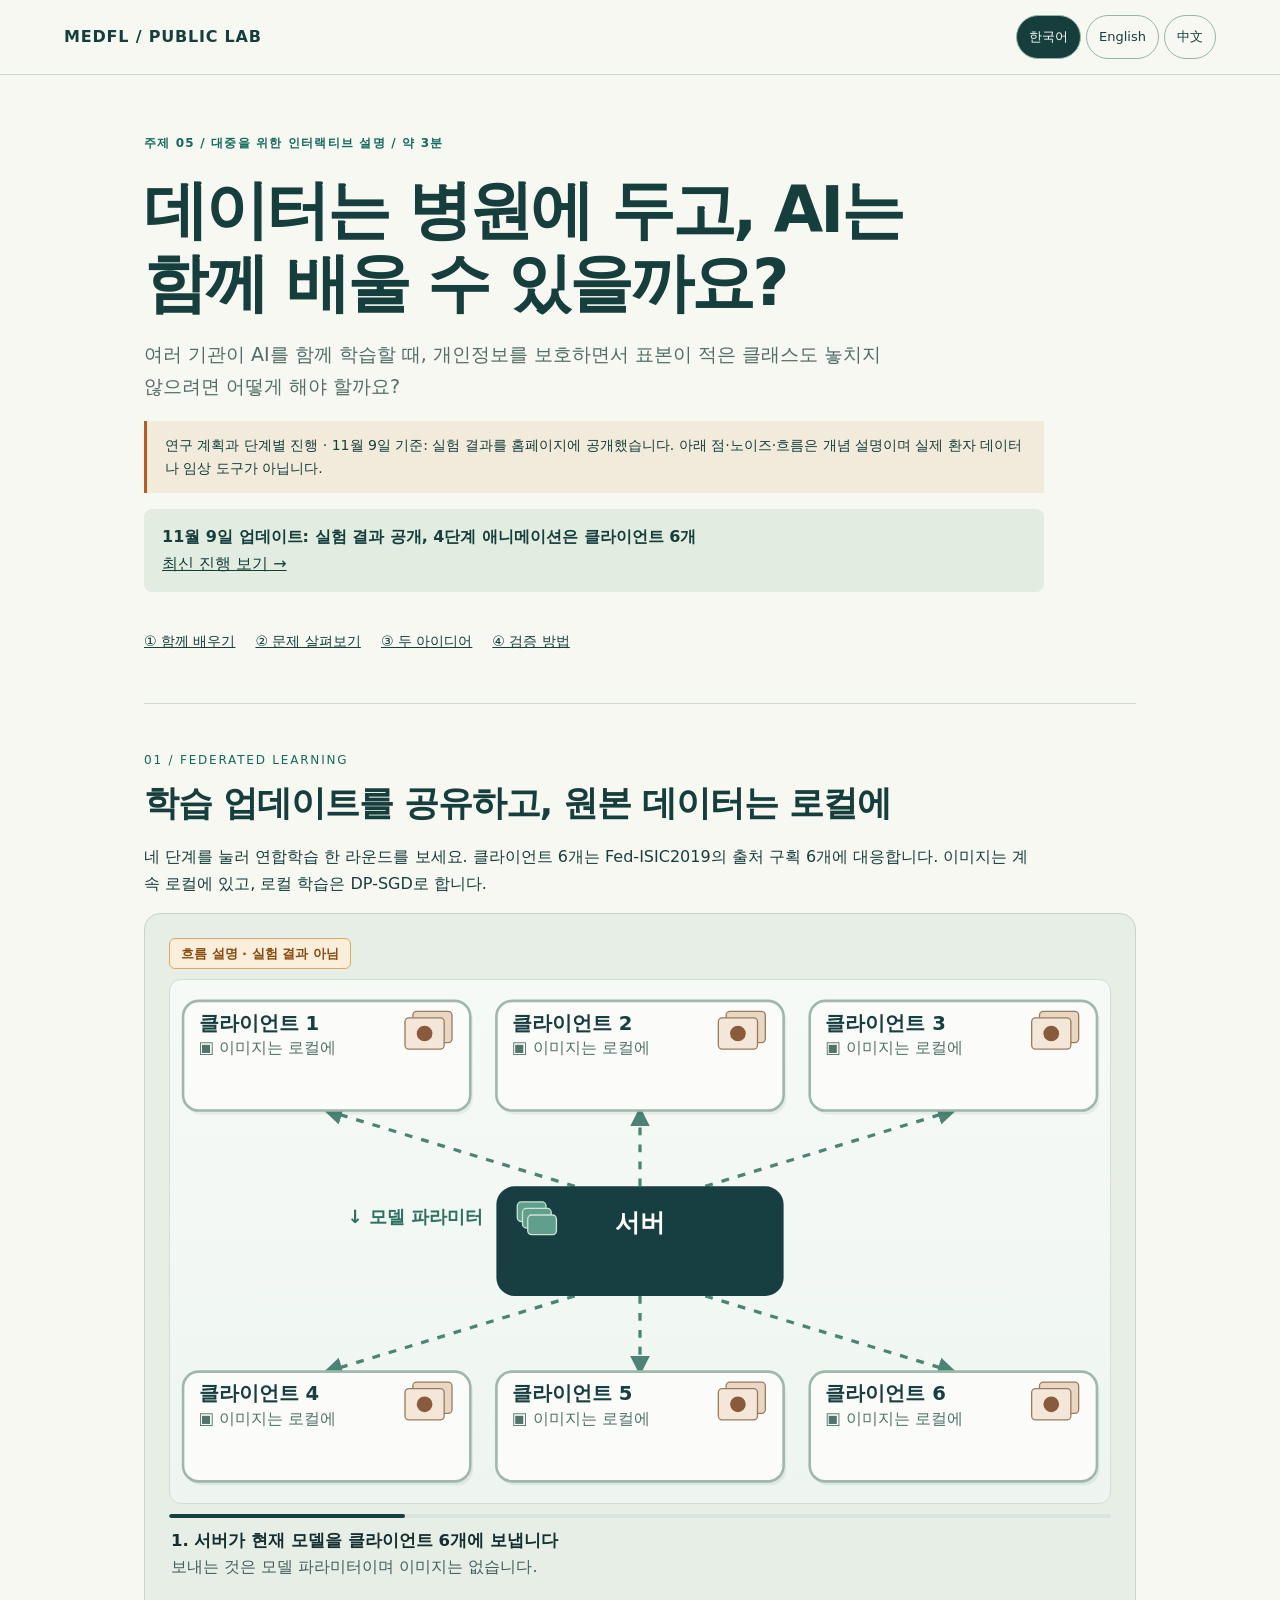
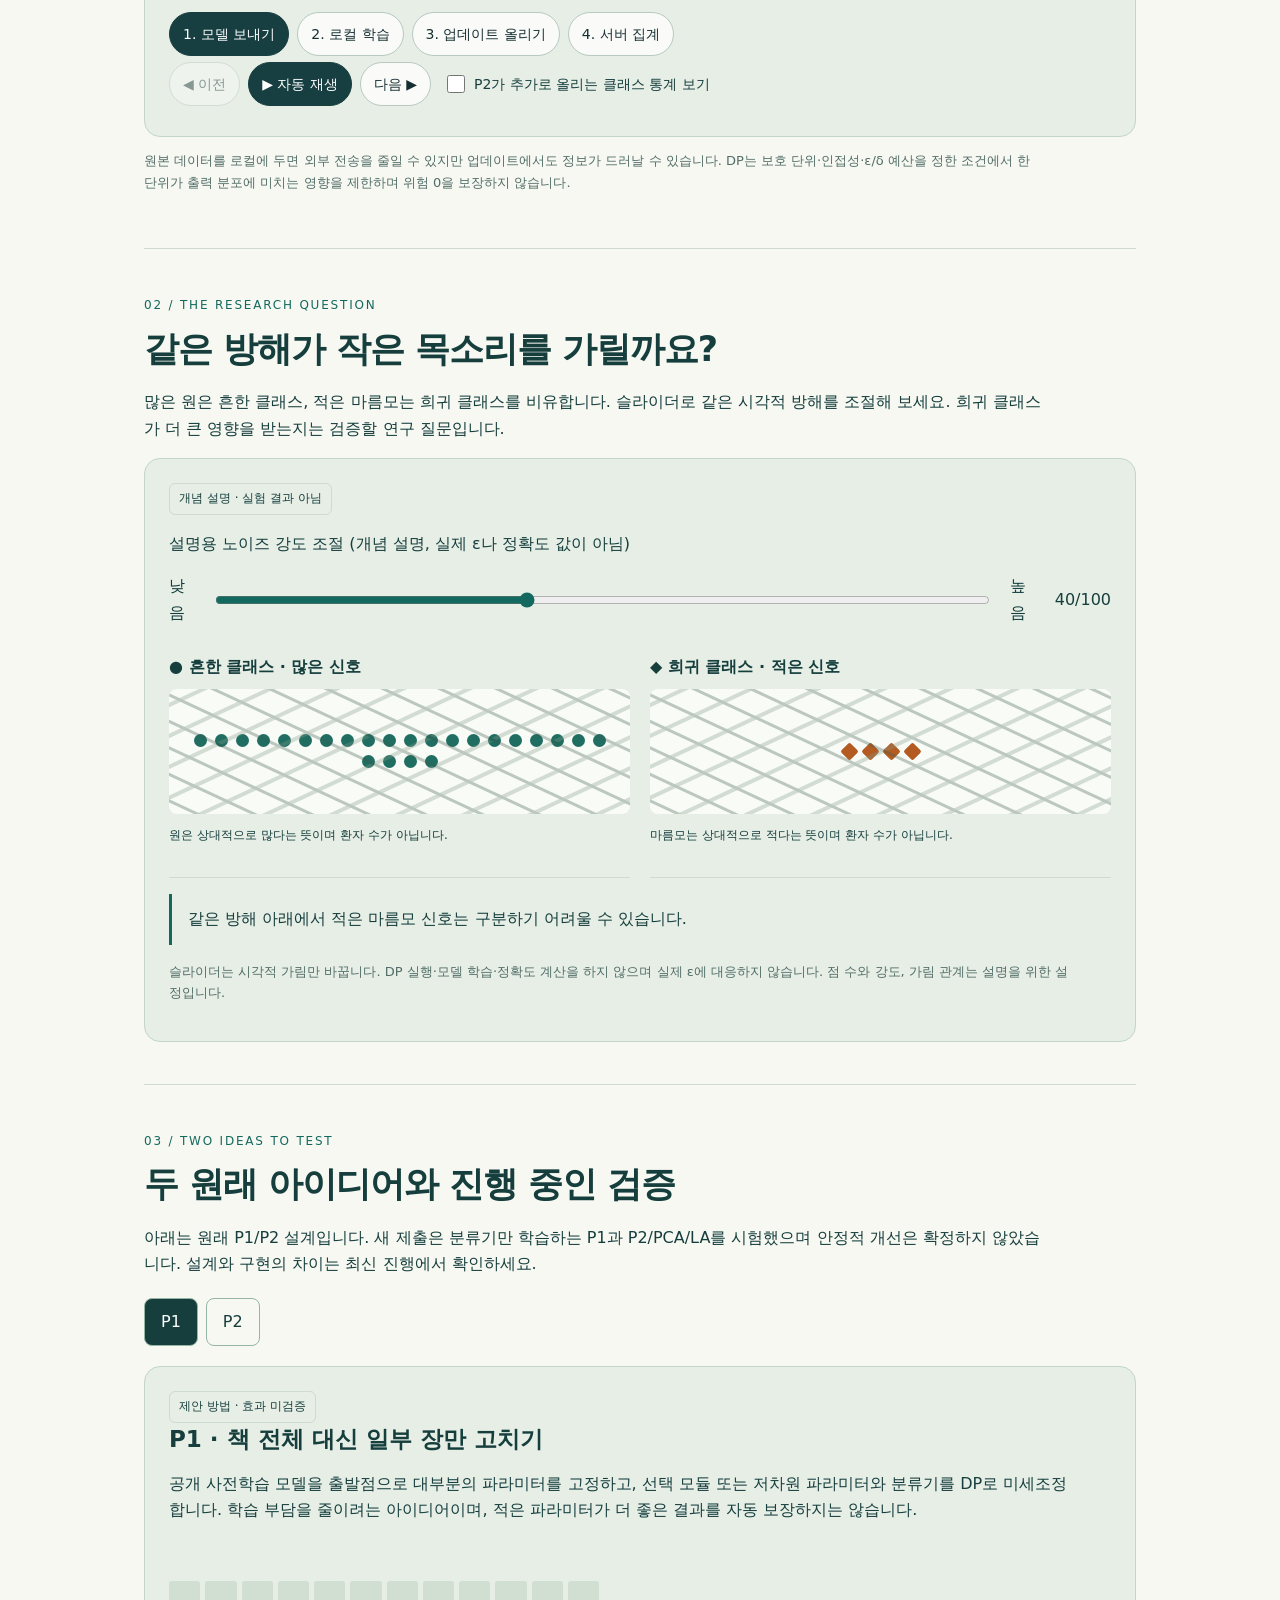
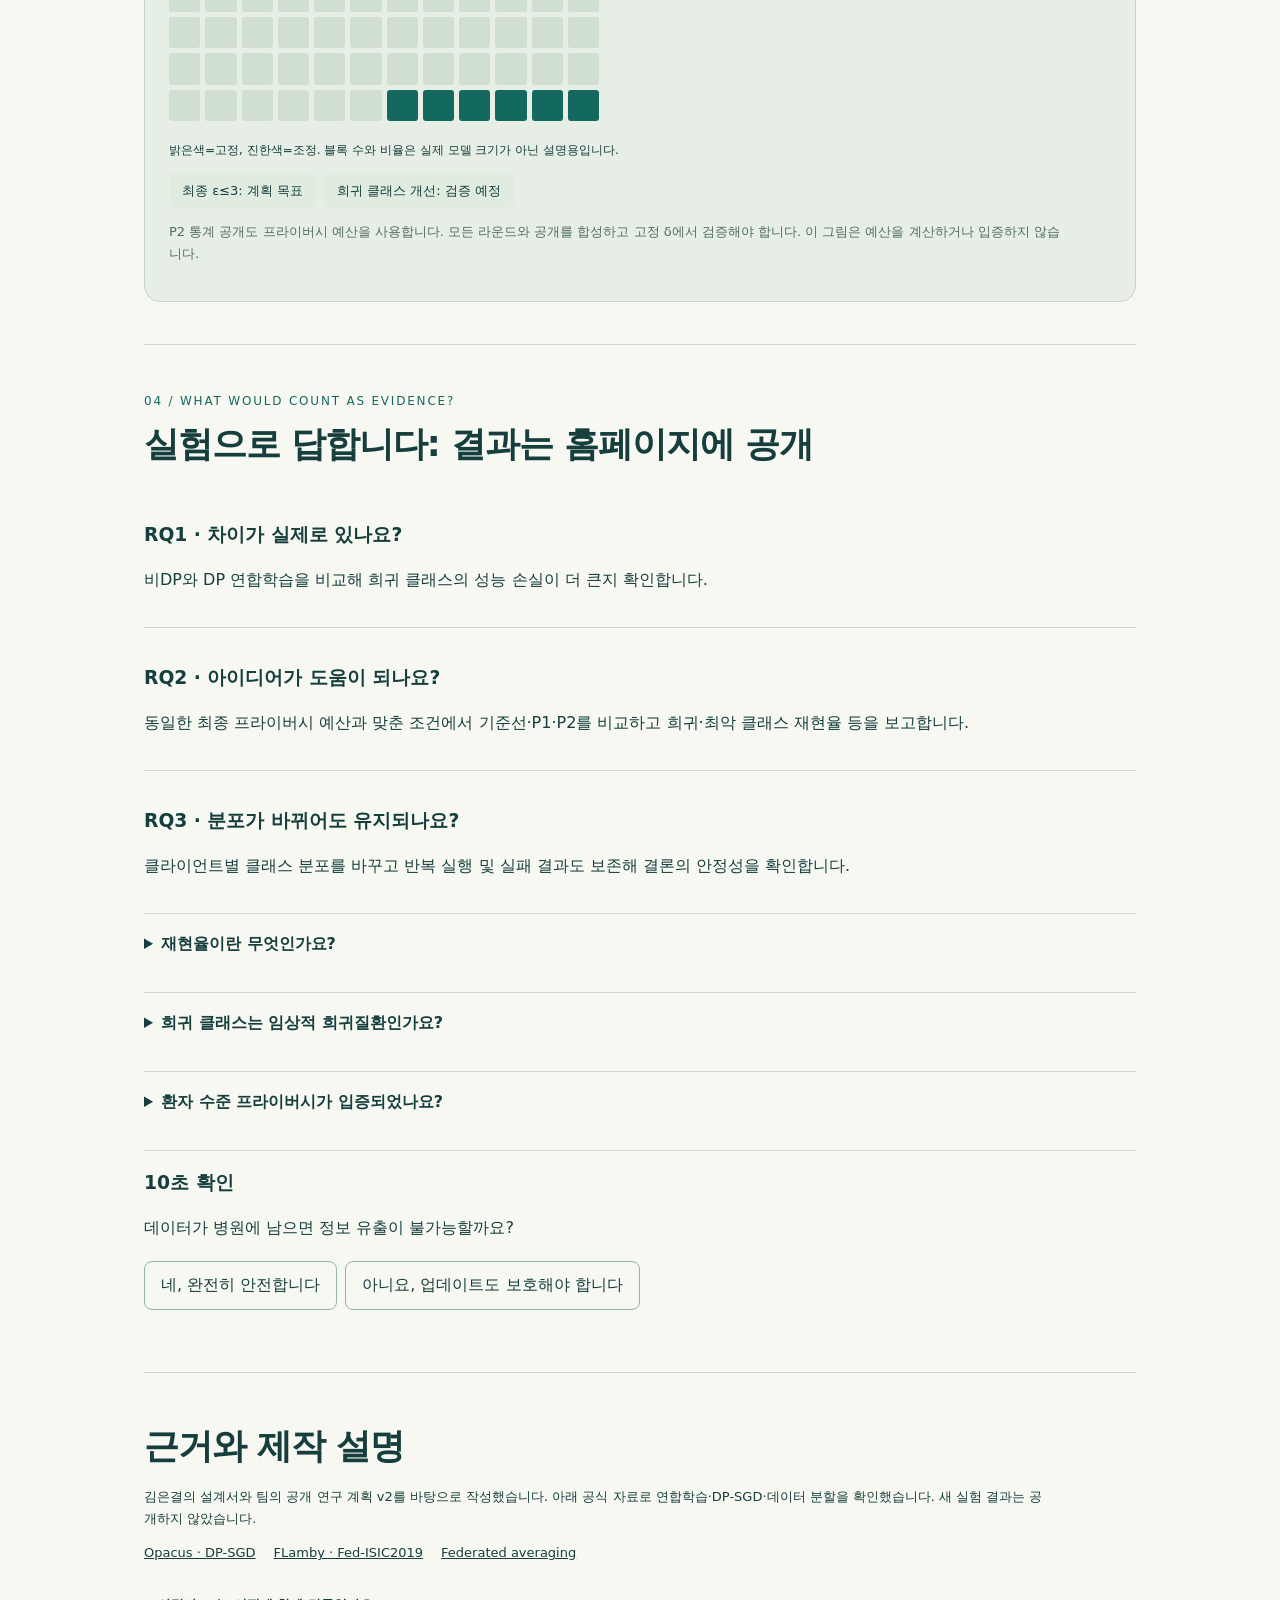
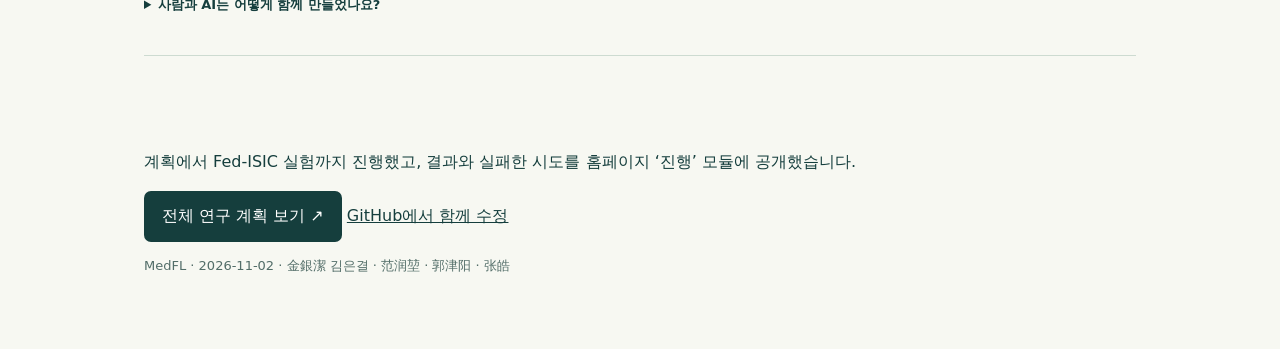
<file: explain.html>
<!doctype html>
<html lang="ko" translate="no" class="notranslate"><head><meta charset="utf-8"><meta name="google" content="notranslate"><meta name="viewport" content="width=device-width,initial-scale=1"><meta name="description" content="MedFL: an interactive, trilingual introduction to privacy-preserving federated learning and rare classes. Concept illustration, not experimental results."><title>MedFL · Interactive explainer</title>
<style>
:root{--ink:#153e3d;--muted:#526d68;--paper:#f7f8f2;--line:#cddbd1;--teal:#14695f;--orange:#b45c23}*{box-sizing:border-box}html{scroll-behavior:smooth;scroll-padding-top:100px}body{margin:0;background:var(--paper);color:var(--ink);font:16px/1.65 system-ui,-apple-system,sans-serif}a{color:inherit}button,input{font:inherit}button,a,input{touch-action:manipulation}button{cursor:pointer;border:1px solid #96b5a6;border-radius:8px;padding:10px 16px;background:transparent;color:var(--ink);min-height:44px}button[aria-pressed=true],button.primary{background:var(--ink);color:white}button:disabled{opacity:.45;cursor:default}a:focus-visible,button:focus-visible,input:focus-visible,summary:focus-visible{outline:3px solid #b45c23;outline-offset:4px}header{padding:15px max(5vw,20px);display:flex;align-items:center;justify-content:space-between;gap:12px;border-bottom:1px solid var(--line);position:sticky;top:0;background:#f7f8f2f5;z-index:10}.brand{font-weight:800;text-decoration:none;letter-spacing:.05em}nav{display:flex;gap:5px;flex-wrap:wrap}nav button{border-radius:30px;font-size:13px;padding:7px 12px}main{max-width:1120px;margin:auto;padding:0 5vw}h1{font-size:clamp(36px,5vw,64px);line-height:1.14;letter-spacing:-.045em;max-width:890px;margin:19px 0}h2{font-size:clamp(25px,3vw,35px);line-height:1.25;letter-spacing:-.03em;margin:10px 0 18px}h3{line-height:1.4}p{max-width:900px}.eyebrow{font-size:12px;letter-spacing:.1em;font-weight:750;color:var(--teal)}.intro{padding:54px 0 28px}.lead{font-size:19px;color:var(--muted);max-width:760px}.tag{display:inline-block;padding:5px 9px;border:1px solid var(--line);border-radius:6px;font-size:12px}.notice{border-left:3px solid var(--orange);padding:13px 18px;background:#f2eadb;font-size:14px}.jump{display:flex;gap:20px;flex-wrap:wrap;font-size:14px;padding:22px 0}.chapter{border-top:1px solid var(--line);padding:42px 0}.chapter-num{font-size:12px;letter-spacing:.15em;color:var(--teal)}.controls{display:flex;flex-wrap:wrap;gap:8px;margin:20px 0}.board{background:#e6eee6;border:1px solid #c3d6c7;border-radius:16px;padding:24px}.network{display:grid;grid-template-columns:1fr 1fr 1fr;gap:14px;align-items:center}.hospital,.server{border:1px solid #b2c9bb;border-radius:10px;background:#fbfcf8;padding:18px;text-align:center}.hospital{position:relative}.lower-arrow{position:absolute;left:calc(50% - 9px);top:-24px;font-size:24px;color:var(--teal)}[lang=ko] button,[lang=ko] h1,[lang=ko] h2{word-break:keep-all}.cross{font-size:28px;font-weight:800;color:var(--teal);display:block}.local{display:block;font-size:12px;color:var(--muted)}.server{grid-column:2;grid-row:2;background:var(--ink);color:white}.hospital:nth-child(1){grid-column:1;grid-row:1}.hospital:nth-child(2){grid-column:3;grid-row:1}.hospital:nth-child(3){grid-column:2;grid-row:3}.route{grid-column:1/-1;grid-row:2;display:flex;justify-content:space-between;align-items:center;pointer-events:none;color:var(--teal);font-size:24px;padding:0 8%;gap:35%}.phase-2 .hospital{outline:2px solid #54927a}.phase-3 .route{color:var(--orange)}.phase-4 .server{box-shadow:0 0 0 4px #82aa91}.step-title{font-size:20px;margin-bottom:6px}.step-copy{min-height:80px;margin:0}.small{font-size:13px;color:var(--muted)}.split{display:grid;grid-template-columns:1fr 1fr;gap:18px}.signals{display:grid;grid-template-columns:1fr 1fr;gap:20px;margin-top:20px}.signal-box{border-bottom:1px solid var(--line);padding:0 0 20px}.signal-box h3{font-size:16px;margin:10px 0}.signal-plot{height:125px;position:relative;background:#f9fbf7;border-radius:8px;overflow:hidden}.dots{position:absolute;inset:18px;display:flex;gap:8px;align-content:center;align-items:center;justify-content:center;flex-wrap:wrap}.dot{height:13px;width:13px;border-radius:50%;background:#216d62}.rare .dot{background:var(--orange);border-radius:2px;transform:rotate(45deg)}.fog{position:absolute;inset:0;opacity:var(--fog,.3);background:repeating-linear-gradient(25deg,transparent 0 10px,#385c4d 11px 13px,transparent 14px 24px),repeating-linear-gradient(-25deg,transparent 0 11px,#809c88 12px 15px,transparent 16px 28px);pointer-events:none}.legend{font-size:12px}.range-row{display:flex;gap:18px;align-items:center}input[type=range]{width:100%;accent-color:var(--teal);min-height:44px}output{white-space:nowrap;font-variant-numeric:tabular-nums}.pill-row{display:flex;gap:8px;flex-wrap:wrap}.pill{display:inline-block;padding:7px 13px;background:#e1ece1;border-radius:6px;font-size:13px}.method-title{font-size:23px;margin:0 0 14px}.method-copy{min-height:90px}.parameter-grid{display:grid;grid-template-columns:repeat(12,1fr);gap:5px;max-width:430px;margin:20px 0}.parameter-grid i{aspect-ratio:1;border-radius:3px;background:#d1ded2}.parameter-grid i.active{background:var(--teal)}.summary-grid{display:flex;gap:14px;flex-wrap:wrap;align-items:center;padding:20px 0}.summary-tile{border:1px solid #a9c6b2;border-radius:7px;padding:16px;background:#f9fbf7;font-weight:700}.question{padding:18px 0;border-bottom:1px solid var(--line)}details{padding:17px 0;border-bottom:1px solid var(--line)}summary{cursor:pointer;font-weight:650;min-height:44px}.answer{border-left:3px solid var(--teal);padding:12px 16px}.sources{font-size:13px}.sources a{margin-right:18px}.end{padding:35px 0 60px}.end .button{display:inline-block;background:var(--ink);color:white;padding:12px 18px;border-radius:7px;text-decoration:none}.hidden{display:none!important}.meter{height:5px;background:#d9e5dc;border-radius:5px;margin:15px 0}.meter span{display:block;height:100%;width:25%;background:var(--teal);border-radius:5px}.screen-only{position:absolute;width:1px;height:1px;overflow:hidden;clip-path:inset(50%)}@media(max-width:650px){header{padding:12px 16px;flex-wrap:wrap}.brand{font-size:13px}main{padding:0 20px}.intro{padding-top:30px}.lead{font-size:17px}.network{gap:8px}.hospital,.server{padding:12px 7px;font-size:13px}.local{font-size:11px}.route{padding:0 3%}.board{padding:17px}.split{grid-template-columns:1fr}.signals{gap:12px}.range-row{gap:10px}.step-copy{min-height:115px}.controls button{flex:1;font-size:13px;padding:10px}.parameter-grid{max-width:330px}.chapter{padding:32px 0}.jump{gap:12px}h1{font-size:39px}}@media(prefers-reduced-motion:reduce){html{scroll-behavior:auto}}
</style><link rel="stylesheet" href="assets/medfl.css"></head><body>
<header><a class="brand" id="home" href="index.html">MEDFL / PUBLIC LAB</a><nav aria-label="Language / 언어 / 语言"><button data-lang="ko" lang="ko">한국어</button><button data-lang="en" lang="en">English</button><button data-lang="zh" lang="zh">中文</button></nav></header>
<main><section class="intro"><span class="eyebrow" data-t="eyebrow"></span><h1 data-t="title"></h1><p class="lead" data-t="lead"></p><p class="notice" data-t="notice"></p><p class="scope" style="padding:15px 18px;background:#e3ece1;border-radius:8px"><strong data-t="latest"></strong><br><a id="latestProgress" href="progress.html?lang=ko" data-t="latestLink"></a></p><nav class="jump"><a href="#together" data-t="nav1"></a><a href="#noise" data-t="nav2"></a><a href="#ideas" data-t="nav3"></a><a href="#evidence" data-t="nav4"></a></nav></section>
<section class="chapter" id="together"><span class="chapter-num">01 / FEDERATED LEARNING</span><h2 data-t="flowTitle"></h2><p data-t="flowLead"></p><div class="board"><div data-flr></div></div><p class="small" data-t="flowNote"></p></section>
<section class="chapter" id="noise"><span class="chapter-num">02 / THE RESEARCH QUESTION</span><h2 data-t="noiseTitle"></h2><p data-t="noiseLead"></p><div class="board"><span class="tag" data-t="concept"></span><p><label for="noiseRange" data-t="slider"></label></p><div class="range-row"><span data-t="low"></span><input id="noiseRange" type="range" min="0" max="100" step="10" value="40"><span data-t="high"></span><output id="noiseValue" for="noiseRange">40/100</output></div><div class="signals"><div class="signal-box"><h3 data-t="common"></h3><div class="signal-plot" aria-hidden="true"><div class="dots" id="commonDots"></div><div class="fog"></div></div><p class="legend" data-t="commonLegend"></p></div><div class="signal-box rare"><h3 data-t="rare"></h3><div class="signal-plot" aria-hidden="true"><div class="dots" id="rareDots"></div><div class="fog"></div></div><p class="legend" data-t="rareLegend"></p></div></div><p class="answer" id="noiseMeaning" role="status" aria-live="polite"></p><p class="small" data-t="noiseNote"></p></div></section>
<section class="chapter" id="ideas"><span class="chapter-num">03 / TWO IDEAS TO TEST</span><h2 data-t="ideasTitle"></h2><p data-t="ideasLead"></p><div class="controls" id="methods"><button data-method="P1">P1</button><button data-method="P2">P2</button></div><div class="board"><span class="tag" data-t="unverified"></span><div role="status" aria-live="polite" aria-atomic="true"><h3 class="method-title" id="methodTitle"></h3><p class="method-copy" id="methodCopy"></p></div><div id="p1Visual"><div class="parameter-grid" id="parameters" aria-hidden="true"></div><p class="legend" data-t="parameterNote"></p></div><div id="p2Visual" class="hidden"><div class="summary-grid" aria-hidden="true"><span class="summary-tile">A · ◇</span><span>+</span><span class="summary-tile">B · ◇</span><span>+</span><span class="summary-tile">C · ◇</span><span>→</span><span class="summary-tile">◎</span></div><p class="legend" data-t="summaryNote"></p></div><div class="pill-row"><span class="pill" data-t="budget"></span><span class="pill" data-t="effect"></span></div><p class="small" data-t="budgetNote"></p></div></section>
<section class="chapter" id="evidence"><span class="chapter-num">04 / WHAT WOULD COUNT AS EVIDENCE?</span><h2 data-t="evidenceTitle"></h2><div id="questions"></div><details><summary data-t="recallTitle"></summary><p data-t="recall"></p></details><details><summary data-t="rareTitle"></summary><p data-t="rareNote"></p></details><details><summary data-t="patientTitle"></summary><p data-t="patientNote"></p></details><h3 data-t="quizTitle"></h3><p data-t="quiz"></p><div class="controls"><button id="quizA" data-t="quizA"></button><button id="quizB" data-t="quizB"></button></div><p id="quizResult" class="answer hidden" role="status" aria-live="polite"></p></section>
<section class="chapter sources"><h2 data-t="sourceTitle"></h2><p data-t="sourceCopy"></p><p><a href="https://opacus.ai/docs/faq">Opacus · DP-SGD</a><a href="https://github.com/owkin/FLamby/blob/main/flamby/datasets/fed_isic2019/README.md">FLamby · Fed-ISIC2019</a><a href="https://arxiv.org/abs/1602.05629">Federated averaging</a></p><details><summary data-t="toolsTitle"></summary><p data-t="toolsCopy"></p><a href="https://github.com/jasonventus/medfl/blob/main/PUBLIC_EXPLAINER_LOG.md" data-t="logLink"></a></details></section>
<footer class="end"><p data-t="end"></p><a class="button" id="research" href="index.html" data-t="research"></a> <a href="https://github.com/jasonventus/medfl" data-t="edit"></a><p class="small">MedFL · 2026-11-02 · 金銀潔 김은결 · 范润堃 · 郭津阳 · 张皓</p></footer></main>
<noscript><p>한국어: 이 인터랙티브 설명에는 JavaScript가 필요합니다. <a href="index.html">연구 소개</a> / English: JavaScript is needed for the interactive tour. <a href="en.html">Read the research overview</a> / 中文：互动讲解需要 JavaScript。<a href="zh.html">阅读研究介绍</a>。</p></noscript>
<script src="data/medfl-data.js"></script><script src="assets/medfl.js"></script>
<script>
'use strict';
const copy={
zh:{eyebrow:'课题05 / 公众互动讲解 / 约3分钟',title:'数据不出院，AI 能一起学习吗？',lead:'我们想研究：多家机构一起训练 AI 时，怎样保护隐私，也不让样本少的类别被忽略？',notice:'研究计划 · 效果待验证。这里的点、噪声和流程均为概念示意，没有真实患者数据，也不是临床工具。',nav1:'① 一起学习',nav2:'② 看见难题',nav3:'③ 尝试思路',nav4:'④ 如何验证',flowTitle:'共享学习的更新，原始数据留在本地',flowLead:'点按四个步骤，看看一次联邦训练如何进行。这里用三家虚拟医院解释流程，实际主实验计划使用 Fed-ISIC2019 的六个客户端。',concept:'概念示意 · 非实验结果',ha:'虚拟医院 A',hb:'虚拟医院 B',hc:'虚拟医院 C',local:'▣ 原始数据留在本地',server:'协调服务器',back:'上一步',next:'下一步',reset:'从头查看',steps:['下发模型','本地学习','保护更新','汇总更新'],stepTitles:['同一份模型，发到各家医院','各自在本地学习，不传病历','限制单条记录的影响，再加入噪声','汇总受保护的更新，形成下一轮模型'],stepCopies:['服务器发送当前模型。它是一套可训练的参数，不是患者病历。','每个客户端使用自己的数据训练。图中的数据盒始终留在医院。','DP-SGD 先裁剪每条受保护记录的梯度贡献，再加噪；训练产生的更新发给服务器。仅给任意文件加噪并不构成差分隐私。','服务器按协议汇总各客户端更新，再下发新模型。“更新了”不代表“一定更准”，效果要通过实验评价。'],packets:['模型参数','本地训练中','受保护的更新','下一轮模型'],flowNote:'不集中原始数据能减少外传，但模型更新仍可能暴露信息。差分隐私在明确的保护单位、邻接定义及 ε/δ 预算下约束单个单位对输出分布的影响，不承诺零风险。',noiseTitle:'同样的干扰，会盖住较少的声音吗？',noiseLead:'圆点多的一边比喻常见类别，菱形少的一边比喻罕见类别。拖动滑块，看同一层干扰如何改变视觉感受。这是我们要检验的问题，而不是已得到的结论。',slider:'调节示意噪声强度',low:'低',high:'高',common:'● 常见类别 · 多个信号',rare:'◆ 罕见类别 · 较少信号',commonLegend:'圆点只表示“相对较多”，不代表病例数。',rareLegend:'菱形只表示“相对较少”，不代表病例数。',noiseStates:['干扰较少：两边的示意信号都比较容易看清。','同一层干扰下，较少的菱形信号可能更难辨认。','干扰较强：两边都受遮挡；罕见类别的实际影响仍要实验检验。'],noiseNote:'滑块只改变图层遮挡，不运行 DP、不训练模型、不计算准确率，也不对应真实 ε。图中点数、强度和遮挡关系均为人为设计。',ideasTitle:'我们准备检验两个思路',ideasLead:'先利用已有公开知识，再尝试让分类器更均衡地学习各类别。点击 P1 / P2 查看。',unverified:'拟议方法 · 尚未验证',methods:{P1:['P1 · 不重写整本书，只调整少数章节','用公开预训练模型作为起点，冻结大部分参数，只对选定模块或低维参数及分类器进行 DP 微调。希望降低学习难度，但少改参数并不自动保证效果更好。'],P2:['P2 · 用受保护的摘要，让类别均衡参与','在 P1 基础上，各客户端发布经过裁剪与加噪的类别特征和、计数。服务器用这些 DP 摘要构造各类别等量的虚拟特征，再训练分类器；不复制或补造真实患者病历。']},parameterNote:'浅色=冻结，深色=调整。方块数量与比例仅作示意，不对应模型真实参数。',summaryNote:'A / B / C 的符号表示 DP 类别摘要，汇总后用于构造虚拟特征；不是患者记录。',budget:'最终 ε≤3：计划目标',effect:'罕见类别改善：待检验',budgetNote:'P2 的统计发布也消耗隐私预算，不能免费追加。全部轮次与发布需统一累计并在固定 δ 下验证；动画不计算或证明此预算。',evidenceTitle:'用实验回答，不能用动画代替',questions:[['RQ1 · 问题存在吗？','比较非 DP 联邦学习与 DP 联邦学习：罕见类别的性能损失是否更大？'],['RQ2 · 新方法有帮助吗？','在相同最终隐私预算与匹配条件下比较基线、P1、P2，报告罕见及最差类别召回等指标。'],['RQ3 · 换种分布还有效吗？','改变客户端间类别分布，保留重复实验与失败结果，检查结论是否稳定。']],recallTitle:'“召回率”是什么意思？',recall:'在确实属于某类别的样本中，模型正确找回了多少？只看整体准确率，可能掩盖样本较少类别的表现。',rareTitle:'罕见类别等于临床罕见病吗？',rareNote:'不一定。这里首先指数据集里样本较少的类别，不自动等同于临床定义的罕见病。主实验是公开皮肤病图像的联邦模拟，不能直接推断真实医院诊疗效果。',patientTitle:'是否已经证明“患者级隐私”？',patientNote:'没有。图像级 DP 不自动等于患者级 DP。需要核查患者标识、重复图像和跨客户端重叠，明确保护单位并验证会计后才能作相应声明。',quizTitle:'10秒检查：你抓住重点了吗？',quiz:'数据不离开医院，就代表绝不泄露吗？',quizA:'是，已经绝对安全',quizB:'不是，更新仍需要保护',quizGood:'对。联邦学习减少原始数据外传；更新仍可能泄露信息，需要明确的隐私机制、会计和验证。',quizWrong:'再想一步：原始数据留在本地，模型更新也可能带有信息。“不传病历”不等于“零风险”。',sourceTitle:'依据与制作说明',sourceCopy:'本页依据金銀潔的研究设计与小组现有第二版公开研究计划编写。下列官方资料用于核查联邦学习、DP-SGD 及数据划分；本页没有发布新实验结果。',toolsTitle:'这页如何由人和 AI 一起制作？',toolsCopy:'AI HUB 提供讲解分镜，Gemini 提供文案审查，WorkBuddy 提供实现检查，Muse 提供叙事建议，Canva 生成信息图草稿；Codex 筛选建议、编写并验证交互。AI 输出经过筛选，错误和夸大内容没有照搬。',logLink:'查看三语制作与修改记录',end:'我们的目标：研究隐私保护与罕见类别表现之间的权衡。是否改善，要让实验回答。',research:'查看完整研究计划 ↗',edit:'GitHub 协作入口',unit:'示意强度'},
en:{eyebrow:'PROJECT 05 / PUBLIC INTERACTIVE TOUR / ABOUT 3 MIN',title:'Can AI learn together while data stays local?',lead:'Our question: how can institutions train AI together, protect privacy, and still pay attention to underrepresented classes?',notice:'Research plan · Benefits unverified. All dots, noise and flows are conceptual illustrations. No real patient data; not a clinical tool.',nav1:'① Learn together',nav2:'② Explore the problem',nav3:'③ Test two ideas',nav4:'④ Ask for evidence',flowTitle:'Share learning updates. Keep raw data local.',flowLead:'Click through one federated training round. Three fictional hospitals explain the flow; the planned main study uses six Fed-ISIC2019 clients.',concept:'Concept illustration · Not experimental results',ha:'Fictional hospital A',hb:'Fictional hospital B',hc:'Fictional hospital C',local:'▣ Raw data stays local',server:'Coordinating server',back:'Previous',next:'Next',reset:'Start again',steps:['Send model','Learn locally','Protect updates','Aggregate'],stepTitles:['Send the current model to each hospital','Learn locally without sending records','Limit each record’s contribution, then add noise','Aggregate protected updates for the next round'],stepCopies:['The server sends model parameters, not patient records.','Each client trains using its own data. The data boxes stay at the hospitals throughout.','DP-SGD clips per-record gradient contributions and adds noise. The resulting update is sent to the server. Adding noise to an arbitrary file is not sufficient for DP.','The server combines updates according to the protocol, then redistributes the model. An updated model is not necessarily more accurate: experiments must evaluate it.'],packets:['Model parameters','Local training','Protected updates','Next-round model'],flowNote:'Keeping raw data local reduces transfers, but updates can still reveal information. Under a specified unit, adjacency definition and ε/δ budget, DP bounds how one unit changes the output distribution. It does not promise zero risk.',noiseTitle:'Could the same interference hide a quieter signal?',noiseLead:'Many circles represent a common class; fewer diamonds represent a rare class. Move the slider to explore the same visual interference. Whether rare classes are harmed more is a research question, not an established result here.',slider:'Illustrative noise intensity',low:'Low',high:'High',common:'● Common class · More signals',rare:'◆ Rare class · Fewer signals',commonLegend:'Circles mean “relatively more”, not a patient count.',rareLegend:'Diamonds mean “relatively fewer”, not a patient count.',noiseStates:['Less interference: signals in both groups are easier to see.','With the same interference, fewer diamond signals may be harder to distinguish.','Strong interference obscures both groups. Actual effects on rare classes require experiments.'],noiseNote:'The slider changes a visual overlay only. It does not run DP, train a model, estimate accuracy, or map to real ε. Counts, intensity and occlusion are intentionally illustrative.',ideasTitle:'Two ideas we plan to test',ideasLead:'Start from public knowledge, then explore a more balanced classifier. Select P1 or P2.',unverified:'Proposed method · Unverified',methods:{P1:['P1 · Adjust a few chapters, not the whole book','Start from a publicly pretrained model. Freeze most parameters and use DP fine-tuning on selected modules or low-dimensional parameters and the classifier. We hope to make learning easier; fewer trainable parameters do not automatically guarantee better results.'],P2:['P2 · Balance classes using protected summaries','On top of P1, clients release clipped and noised class feature sums and counts. The server uses these DP summaries to construct equal numbers of virtual features per class and retrain the classifier. It does not copy or invent real patient records.']},parameterNote:'Light = frozen; dark = adjusted. Block counts and proportions are illustrative, not actual model sizes.',summaryNote:'A / B / C symbols represent DP class summaries used to construct virtual features, not patient records.',budget:'Final ε≤3: planned target',effect:'Rare-class improvement: to be tested',budgetNote:'P2 statistics also consume privacy budget. All rounds and releases must be composed and verified at a fixed δ. This illustration does not calculate or prove that budget.',evidenceTitle:'Experiments must answer. An animation cannot.',questions:[['RQ1 · Is there a gap?','Compare non-DP and DP federated learning. Is the utility loss larger for rare classes?'],['RQ2 · Do the ideas help?','At the same final privacy budget and matched conditions, compare baselines, P1 and P2, including rare- and worst-class recall.'],['RQ3 · Does it hold across distributions?','Vary class distributions across clients. Retain repeated runs and failures to check whether findings are stable.']],recallTitle:'What does “recall” mean?',recall:'Among samples that really belong to a class, how many did the model correctly find? Overall accuracy alone can hide weak performance on less-represented classes.',rareTitle:'Does a rare class mean a clinical rare disease?',rareNote:'Not necessarily. Here it first means a class with fewer dataset samples. The planned main study simulates federation with public skin-lesion images; it cannot establish real hospital diagnostic performance.',patientTitle:'Have we proven patient-level privacy?',patientNote:'No. Image-level DP is not automatically patient-level DP. Patient identifiers, duplicate images and overlap across clients must be audited, and the protection unit and accounting verified.',quizTitle:'A 10-second check',quiz:'If data stays at the hospital, is leakage impossible?',quizA:'Yes, it is completely safe',quizB:'No, updates still need protection',quizGood:'Correct. Federated learning reduces raw-data transfers; updates can still reveal information. Privacy mechanisms, accounting and validation are needed.',quizWrong:'One more step: updates may carry information even when records stay local. “No raw-record transfer” does not mean “zero risk”.',sourceTitle:'Sources and how this was made',sourceCopy:'Based on Kim eungyeul’s design and the team’s public research plan v2. Official references below informed checks on federation, DP-SGD and dataset partitions. No new experimental results are published here.',toolsTitle:'How did people and AI build this page?',toolsCopy:'AI HUB supplied a storyboard; Gemini reviewed copy; WorkBuddy suggested implementation checks; Muse suggested a narrative; Canva generated an infographic draft. Codex selected suggestions, implemented and checked the interactions. Errors and exaggerated claims were not copied into the page.',logLink:'Read the trilingual production and change log',end:'Our goal is to investigate the trade-off between privacy and rare-class performance. Experiments must determine whether the ideas help.',research:'Read the full research plan ↗',edit:'Contribute on GitHub',unit:'Illustrative intensity'},
ko:{eyebrow:'주제 05 / 대중을 위한 인터랙티브 설명 / 약 3분',title:'데이터는 병원에 두고, AI는 함께 배울 수 있을까요?',lead:'여러 기관이 AI를 함께 학습할 때, 개인정보를 보호하면서 표본이 적은 클래스도 놓치지 않으려면 어떻게 해야 할까요?',notice:'연구 계획 · 효과 미검증. 점·노이즈·흐름은 모두 개념 설명용입니다. 실제 환자 데이터가 없으며 임상 도구가 아닙니다.',nav1:'① 함께 배우기',nav2:'② 문제 살펴보기',nav3:'③ 두 아이디어',nav4:'④ 검증 방법',flowTitle:'학습 업데이트를 공유하고, 원본 데이터는 로컬에',flowLead:'한 번의 연합학습 과정을 눌러 보세요. 가상 병원 세 곳은 설명용이며, 주 실험은 Fed-ISIC2019의 6개 클라이언트를 사용할 계획입니다.',concept:'개념 설명 · 실험 결과 아님',ha:'가상 병원 A',hb:'가상 병원 B',hc:'가상 병원 C',local:'▣ 원본 데이터는 로컬에',server:'조정 서버',back:'이전',next:'다음',reset:'처음부터',steps:['모델 배포','로컬 학습','업데이트 보호','업데이트 집계'],stepTitles:['현재 모델을 각 병원에 전달합니다','기록을 보내지 않고 각자 학습합니다','기록별 기여를 제한하고 노이즈를 더합니다','보호된 업데이트를 모아 다음 모델을 만듭니다'],stepCopies:['서버는 환자 기록이 아닌 모델 파라미터를 보냅니다.','각 클라이언트가 자신의 데이터로 학습합니다. 데이터 상자는 계속 병원에 남아 있습니다.','DP-SGD는 기록별 그래디언트 기여를 클리핑하고 노이즈를 더합니다. 그 결과의 업데이트를 서버로 보냅니다. 임의의 파일에 노이즈만 더한다고 DP가 되지는 않습니다.','서버는 프로토콜에 따라 업데이트를 집계하고 모델을 다시 배포합니다. 업데이트되었다고 반드시 정확도가 높아지는 것은 아닙니다. 실험으로 평가해야 합니다.'],packets:['모델 파라미터','로컬 학습 중','보호된 업데이트','다음 라운드 모델'],flowNote:'원본 데이터를 로컬에 두면 외부 전송을 줄일 수 있지만 업데이트에서도 정보가 드러날 수 있습니다. DP는 보호 단위·인접성·ε/δ 예산을 정한 조건에서 한 단위가 출력 분포에 미치는 영향을 제한하며 위험 0을 보장하지 않습니다.',noiseTitle:'같은 방해가 작은 목소리를 가릴까요?',noiseLead:'많은 원은 흔한 클래스, 적은 마름모는 희귀 클래스를 비유합니다. 슬라이더로 같은 시각적 방해를 조절해 보세요. 희귀 클래스가 더 큰 영향을 받는지는 검증할 연구 질문입니다.',slider:'설명용 노이즈 강도',low:'낮음',high:'높음',common:'● 흔한 클래스 · 많은 신호',rare:'◆ 희귀 클래스 · 적은 신호',commonLegend:'원은 상대적으로 많다는 뜻이며 환자 수가 아닙니다.',rareLegend:'마름모는 상대적으로 적다는 뜻이며 환자 수가 아닙니다.',noiseStates:['방해가 적어 두 그룹의 신호가 비교적 잘 보입니다.','같은 방해 아래에서 적은 마름모 신호는 구분하기 어려울 수 있습니다.','방해가 강해 두 그룹 모두 가려집니다. 실제 희귀 클래스 영향은 실험이 필요합니다.'],noiseNote:'슬라이더는 시각적 가림만 바꿉니다. DP 실행·모델 학습·정확도 계산을 하지 않으며 실제 ε에 대응하지 않습니다. 점 수와 강도, 가림 관계는 설명을 위한 설정입니다.',ideasTitle:'검증하려는 두 가지 아이디어',ideasLead:'공개된 지식에서 출발하고, 클래스별로 더 균형 있게 배우는 분류기를 탐색합니다. P1 또는 P2를 선택하세요.',unverified:'제안 방법 · 효과 미검증',methods:{P1:['P1 · 책 전체 대신 일부 장만 고치기','공개 사전학습 모델을 출발점으로 대부분의 파라미터를 고정하고, 선택 모듈 또는 저차원 파라미터와 분류기를 DP로 미세조정합니다. 학습 부담을 줄이려는 아이디어이며, 적은 파라미터가 더 좋은 결과를 자동 보장하지는 않습니다.'],P2:['P2 · 보호된 요약으로 클래스 균형 맞추기','P1에 더해 각 클라이언트가 클리핑·노이즈 처리한 클래스별 특성 합과 수를 공개합니다. 서버는 DP 요약으로 클래스마다 같은 수의 가상 특성을 만들어 분류기를 재학습합니다. 실제 환자 기록을 복사하거나 만들어 내는 과정이 아닙니다.']},parameterNote:'밝은색=고정, 진한색=조정. 블록 수와 비율은 실제 모델 크기가 아닌 설명용입니다.',summaryNote:'A / B / C는 가상 특성을 만드는 데 쓰는 DP 클래스 요약이며 환자 기록이 아닙니다.',budget:'최종 ε≤3: 계획 목표',effect:'희귀 클래스 개선: 검증 예정',budgetNote:'P2 통계 공개도 프라이버시 예산을 사용합니다. 모든 라운드와 공개를 합성하고 고정 δ에서 검증해야 합니다. 이 그림은 예산을 계산하거나 입증하지 않습니다.',evidenceTitle:'애니메이션 대신 실험으로 답합니다',questions:[['RQ1 · 차이가 실제로 있나요?','비DP와 DP 연합학습을 비교해 희귀 클래스의 성능 손실이 더 큰지 확인합니다.'],['RQ2 · 아이디어가 도움이 되나요?','동일한 최종 프라이버시 예산과 맞춘 조건에서 기준선·P1·P2를 비교하고 희귀·최악 클래스 재현율 등을 보고합니다.'],['RQ3 · 분포가 바뀌어도 유지되나요?','클라이언트별 클래스 분포를 바꾸고 반복 실행 및 실패 결과도 보존해 결론의 안정성을 확인합니다.']],recallTitle:'재현율이란 무엇인가요?',recall:'실제로 그 클래스에 속한 표본 중 모델이 올바르게 찾아낸 비율입니다. 전체 정확도만 보면 표본이 적은 클래스의 낮은 성능을 놓칠 수 있습니다.',rareTitle:'희귀 클래스는 임상적 희귀질환인가요?',rareNote:'반드시 같지는 않습니다. 여기서는 우선 데이터셋에서 표본이 적은 클래스를 뜻합니다. 주 실험은 공개 피부 병변 이미지의 연합 시뮬레이션이며 실제 병원 진단 성능을 입증하지 않습니다.',patientTitle:'환자 수준 프라이버시가 입증되었나요?',patientNote:'아닙니다. 이미지 수준 DP가 자동으로 환자 수준 DP가 되지는 않습니다. 환자 식별자·중복 이미지·클라이언트 간 중복을 감사하고 보호 단위와 회계를 검증해야 합니다.',quizTitle:'10초 확인',quiz:'데이터가 병원에 남으면 정보 유출이 불가능할까요?',quizA:'네, 완전히 안전합니다',quizB:'아니요, 업데이트도 보호해야 합니다',quizGood:'맞습니다. 연합학습은 원본 데이터 전송을 줄이지만 업데이트에서도 정보가 드러날 수 있습니다. 프라이버시 메커니즘·회계·검증이 필요합니다.',quizWrong:'한 단계 더 생각해 보세요. 기록이 로컬에 남아도 업데이트에 정보가 담길 수 있습니다. 원본 미전송이 위험 0을 뜻하지는 않습니다.',sourceTitle:'근거와 제작 설명',sourceCopy:'김은결의 설계서와 팀의 공개 연구 계획 v2를 바탕으로 작성했습니다. 아래 공식 자료로 연합학습·DP-SGD·데이터 분할을 확인했습니다. 새 실험 결과는 공개하지 않았습니다.',toolsTitle:'사람과 AI는 어떻게 함께 만들었나요?',toolsCopy:'AI HUB는 설명 순서, Gemini는 문안 검토, WorkBuddy는 구현 점검, Muse는 이야기 구성, Canva는 정보도 초안을 제공했습니다. Codex가 제안을 선별하고 인터랙션을 구현·검증했습니다. 오류나 과장된 주장은 그대로 옮기지 않았습니다.',logLink:'삼중언어 제작·변경 기록 보기',end:'목표는 프라이버시와 희귀 클래스 성능 사이의 균형을 연구하는 것입니다. 개선 여부는 실험으로 확인해야 합니다.',research:'전체 연구 계획 보기 ↗',edit:'GitHub에서 함께 수정',unit:'설명용 강도'}
};
const progressUpdate={"zh": {"notice": "研究计划与阶段进展 · 11月3日已提交实验、待人类复核。下面的点、噪声和流程仍为概念示意，没有真实患者数据，也不是临床工具。", "ideasTitle": "原设计的两个思路，以及本轮的检验", "ideasLead": "下面解释原设计 P1/P2。新提交已测试分类头版 P1 及 P2/PCA/LA，尚不能宣称稳定改善；实际实现与原设计的差别见最新进展。", "evidenceTitle": "实验已开始，结论仍要接受复核", "end": "我们已从计划进入 Fed-ISIC 实验阶段。当前报告保留了失败与有限改善，下一步是技术复核和补充验证。", "latest": "11月3日更新：Fed-ISIC 实验已提交，待复核", "latestLink": "查看最新进展 →"}, "en": {"notice": "Research plan and interim progress · Experiments submitted Nov 3; human review pending. The dots, noise and flows below remain conceptual illustrations. No real patient data; not a clinical tool.", "ideasTitle": "Two original ideas, now being tested", "ideasLead": "Below is the original P1/P2 design. The new submission tests head-only P1 and P2/PCA/LA; stable improvement is not established. See the latest progress for implementation differences.", "evidenceTitle": "Experiments have started. Conclusions still need review.", "end": "We have moved from planning to Fed-ISIC experiments. The report retains failures and limited gains; technical review and further validation come next.", "latest": "Nov 3 update: Fed-ISIC experiments submitted for review", "latestLink": "Read the latest progress →"}, "ko": {"notice": "연구 계획과 단계별 진행 · 11월 3일 실험 제출·사람 검토 대기. 아래 점·노이즈·흐름은 계속 개념 설명용이며 실제 환자 데이터나 임상 도구가 아닙니다.", "ideasTitle": "두 원래 아이디어와 진행 중인 검증", "ideasLead": "아래는 원래 P1/P2 설계입니다. 새 제출은 분류기만 학습하는 P1과 P2/PCA/LA를 시험했으며 안정적 개선은 확정하지 않았습니다. 설계와 구현의 차이는 최신 진행에서 확인하세요.", "evidenceTitle": "실험은 시작되었고, 결론은 검토가 필요합니다", "end": "계획에서 Fed-ISIC 실험 단계로 진행했습니다. 실패와 제한적 이득을 보고했으며 다음은 기술 검토와 추가 검증입니다.", "latest": "11월 3일 업데이트: Fed-ISIC 실험 제출·검토 대기", "latestLink": "최신 진행 보기 →"}};
for(const lang of Object.keys(progressUpdate))Object.assign(copy[lang],progressUpdate[lang]);
// shared data layer (data/medfl-data.js) overrides dated status lines and the round description
if(window.MEDFL_DATA)for(const lang of Object.keys(copy))Object.assign(copy[lang],MEDFL_DATA.pages.explain[lang]||{});

const state={lang:'ko',step:0,method:'P1',noise:40,quiz:null};
const requested=new URLSearchParams(location.search).get('lang');if(Object.hasOwn(copy,requested))state.lang=requested;
const $=id=>document.getElementById(id);
for(const [id,count] of [['commonDots',24],['rareDots',4]])for(let i=0;i<count;i++){const dot=document.createElement('i');dot.className='dot';$(id).append(dot);}
for(let i=0;i<48;i++){const block=document.createElement('i');if(i>41)block.className='active';$('parameters').append(block);}
function noiseRender(){const t=copy[state.lang];$('noiseValue').textContent=state.noise+'/100';$('noiseRange').value=state.noise;$('noiseRange').setAttribute('aria-valuetext',t.unit+' '+state.noise+'/100');document.documentElement.style.setProperty('--fog',.04+state.noise*.007);$('noiseMeaning').textContent=t.noiseStates[state.noise<30?0:state.noise<70?1:2];}
function stepRender(){const m=document.querySelector('[data-flr]');if(m&&window.MedFLDemo)MedFLDemo.round(m,state.lang);}
function methodRender(){const t=copy[state.lang];$('methodTitle').textContent=t.methods[state.method][0];$('methodCopy').textContent=t.methods[state.method][1];$('p1Visual').classList.toggle('hidden',state.method!=='P1');$('p2Visual').classList.toggle('hidden',state.method!=='P2');document.querySelectorAll('[data-method]').forEach(b=>b.setAttribute('aria-pressed',b.dataset.method===state.method?'true':'false'));}
function quizRender(){const t=copy[state.lang];$('quizResult').classList.toggle('hidden',state.quiz===null);if(state.quiz!==null)$('quizResult').textContent=state.quiz?t.quizGood:t.quizWrong;}
function render(){const t=copy[state.lang];document.documentElement.lang=state.lang==='zh'?'zh-CN':state.lang;document.title='MedFL · '+t.title;document.querySelectorAll('[data-t]').forEach(el=>el.textContent=t[el.dataset.t]);document.querySelectorAll('[data-lang]').forEach(b=>b.setAttribute('aria-pressed',b.dataset.lang===state.lang?'true':'false'));const home=state.lang==='ko'?'index.html':state.lang+'.html';$('home').href=home;$('research').href=home;$('latestProgress').href='progress.html?lang='+state.lang;$('questions').replaceChildren();t.questions.forEach(([title,text])=>{const box=document.createElement('div');box.className='question';const h=document.createElement('h3');h.textContent=title;const p=document.createElement('p');p.textContent=text;box.append(h,p);$('questions').append(box);});stepRender();noiseRender();methodRender();quizRender();}
document.querySelectorAll('[data-lang]').forEach(b=>b.onclick=()=>{state.lang=b.dataset.lang;const url=new URL(location.href);url.searchParams.set('lang',state.lang);history.replaceState(null,'',url);render();});
document.querySelectorAll('[data-method]').forEach(b=>b.onclick=()=>{state.method=b.dataset.method;methodRender();});
$('noiseRange').oninput=e=>{state.noise=Number(e.target.value);noiseRender();};$('quizA').onclick=()=>{state.quiz=false;quizRender();};$('quizB').onclick=()=>{state.quiz=true;quizRender();};render();
</script></body></html>
</file>
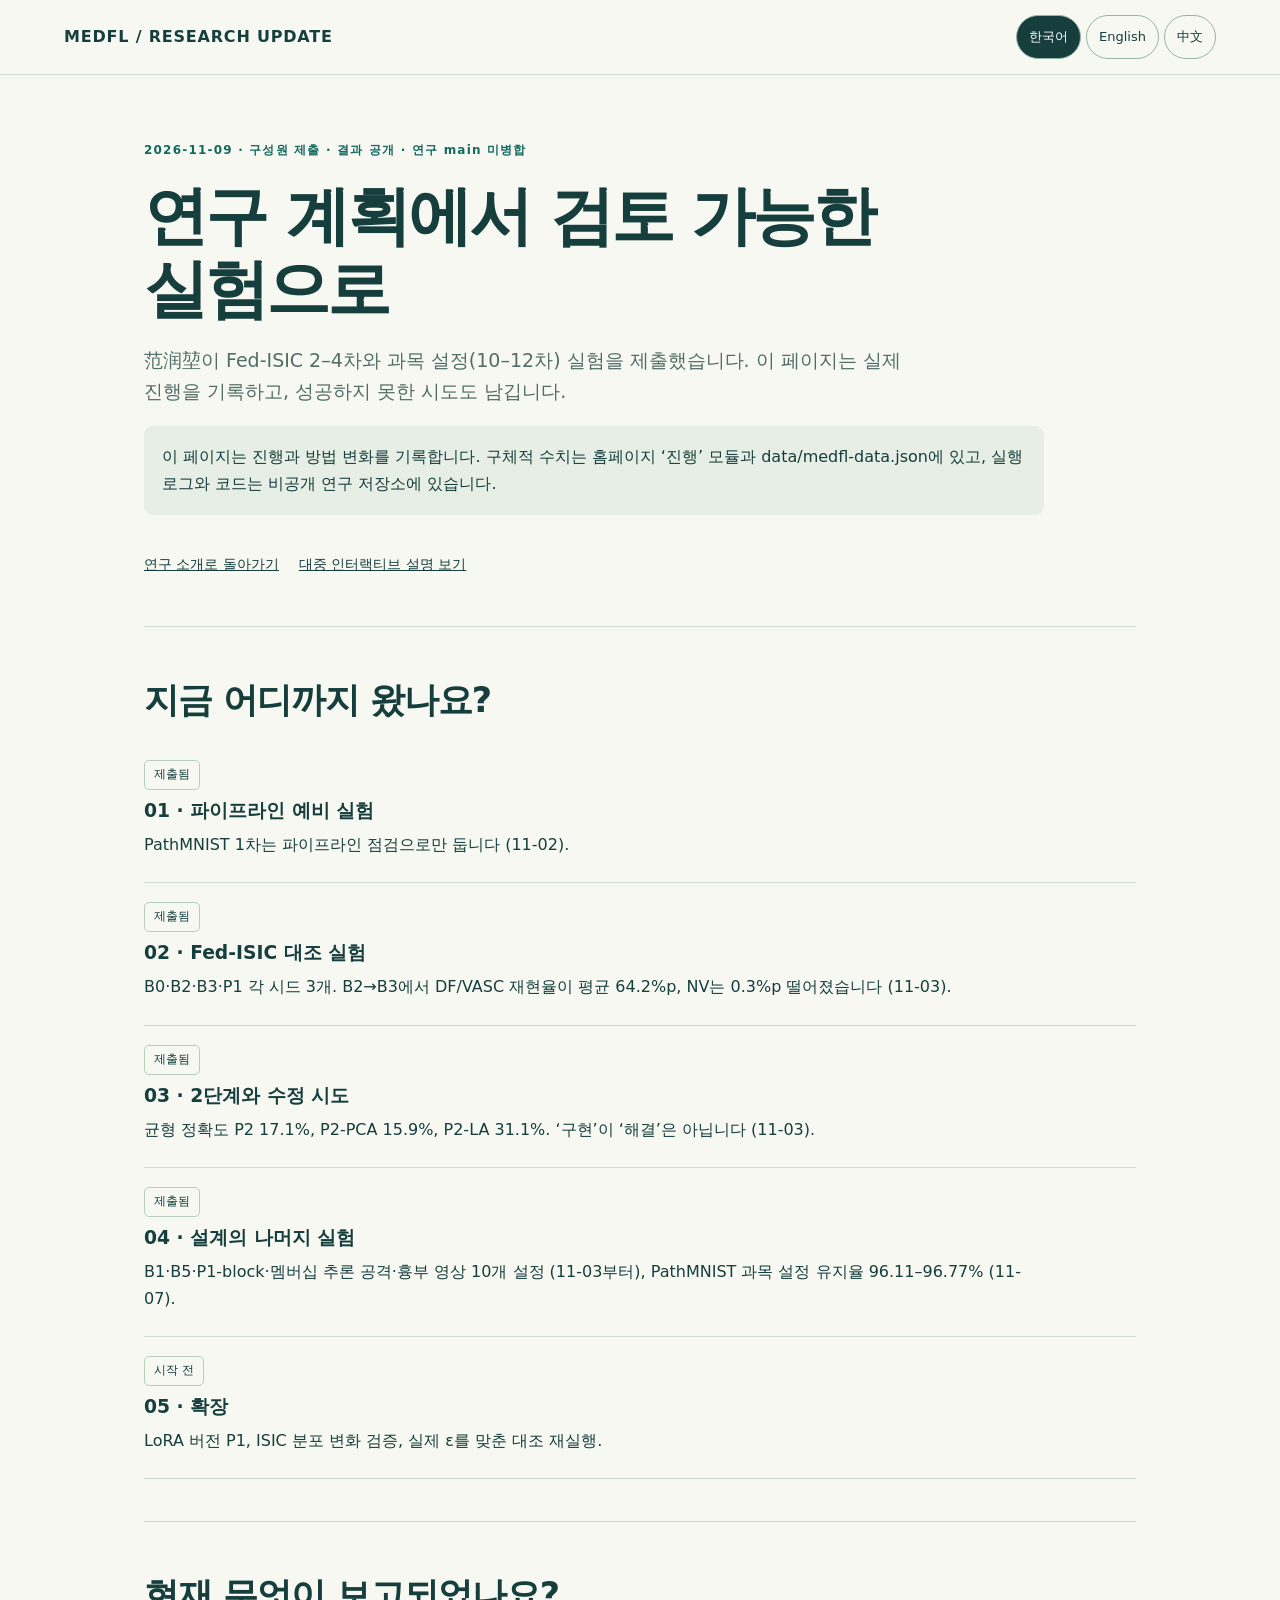
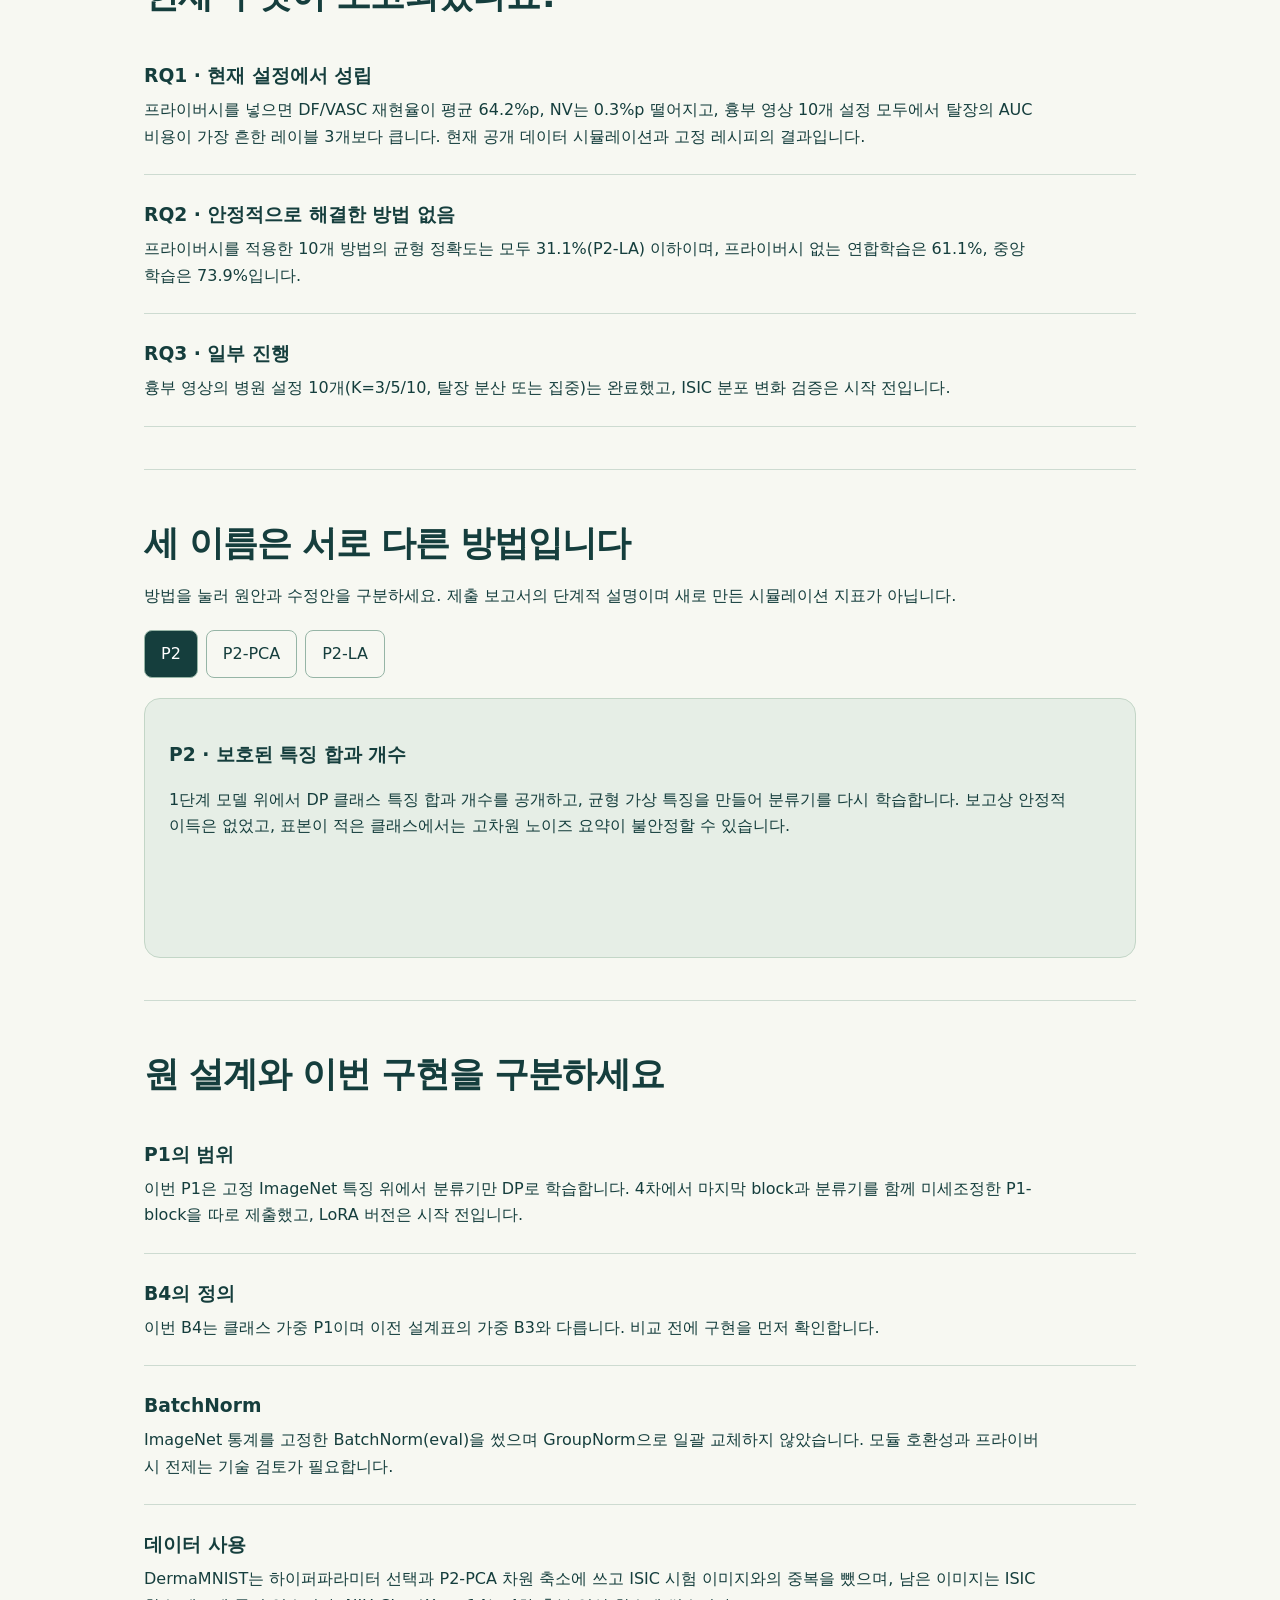
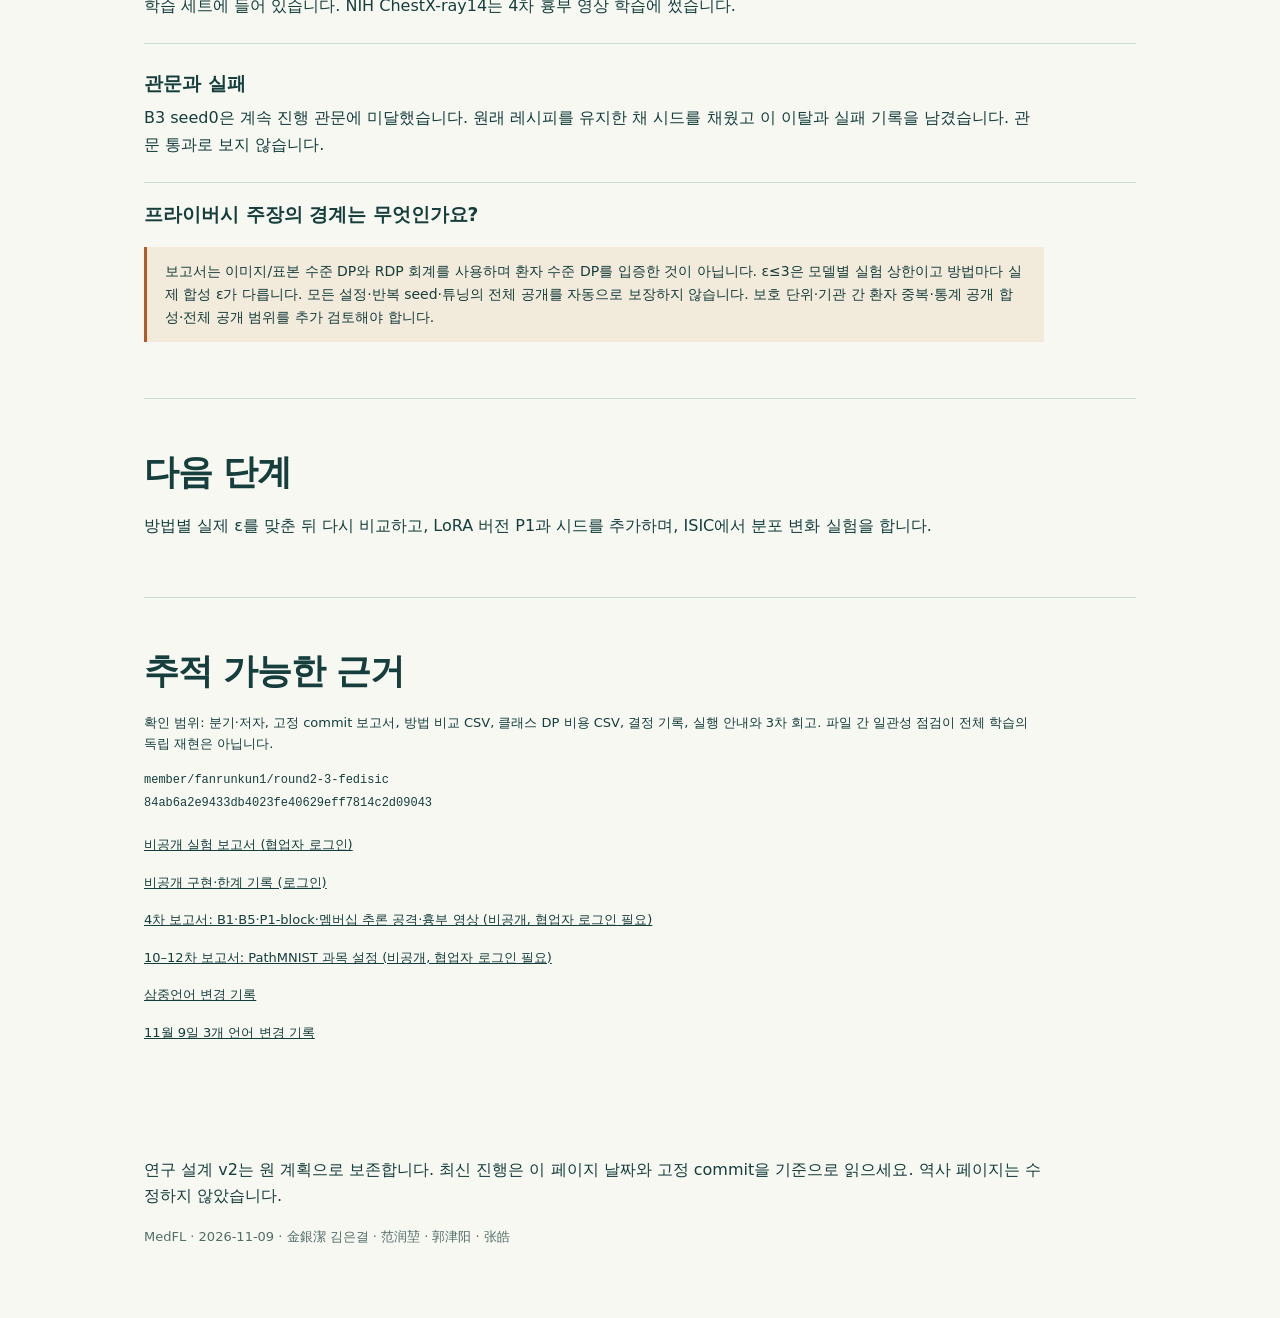
<file: progress.html>
<!doctype html><html lang="ko" translate="no" class="notranslate"><head><meta charset="utf-8"><meta name="google" content="notranslate"><meta name="viewport" content="width=device-width,initial-scale=1"><meta name="description" content="MedFL · 2026-11-03 · Fed-ISIC member experiment progress, implementation changes and review boundaries."><title>MedFL · Research progress</title><style>
:root{--ink:#153e3d;--muted:#526d68;--paper:#f7f8f2;--line:#cddbd1;--teal:#14695f;--orange:#b45c23}*{box-sizing:border-box}html{scroll-behavior:smooth;scroll-padding-top:100px}body{margin:0;background:var(--paper);color:var(--ink);font:16px/1.65 system-ui,-apple-system,sans-serif}a{color:inherit}button,input{font:inherit}button,a,input{touch-action:manipulation}button{cursor:pointer;border:1px solid #96b5a6;border-radius:8px;padding:10px 16px;background:transparent;color:var(--ink);min-height:44px}button[aria-pressed=true],button.primary{background:var(--ink);color:white}button:disabled{opacity:.45;cursor:default}a:focus-visible,button:focus-visible,input:focus-visible,summary:focus-visible{outline:3px solid #b45c23;outline-offset:4px}header{padding:15px max(5vw,20px);display:flex;align-items:center;justify-content:space-between;gap:12px;border-bottom:1px solid var(--line);position:sticky;top:0;background:#f7f8f2f5;z-index:10}.brand{font-weight:800;text-decoration:none;letter-spacing:.05em}nav{display:flex;gap:5px;flex-wrap:wrap}nav button{border-radius:30px;font-size:13px;padding:7px 12px}main{max-width:1120px;margin:auto;padding:0 5vw}h1{font-size:clamp(36px,5vw,64px);line-height:1.14;letter-spacing:-.045em;max-width:890px;margin:19px 0}h2{font-size:clamp(25px,3vw,35px);line-height:1.25;letter-spacing:-.03em;margin:10px 0 18px}h3{line-height:1.4}p{max-width:900px}.eyebrow{font-size:12px;letter-spacing:.1em;font-weight:750;color:var(--teal)}.intro{padding:54px 0 28px}.lead{font-size:19px;color:var(--muted);max-width:760px}.tag{display:inline-block;padding:5px 9px;border:1px solid var(--line);border-radius:6px;font-size:12px}.notice{border-left:3px solid var(--orange);padding:13px 18px;background:#f2eadb;font-size:14px}.jump{display:flex;gap:20px;flex-wrap:wrap;font-size:14px;padding:22px 0}.chapter{border-top:1px solid var(--line);padding:42px 0}.chapter-num{font-size:12px;letter-spacing:.15em;color:var(--teal)}.controls{display:flex;flex-wrap:wrap;gap:8px;margin:20px 0}.board{background:#e6eee6;border:1px solid #c3d6c7;border-radius:16px;padding:24px}.network{display:grid;grid-template-columns:1fr 1fr 1fr;gap:14px;align-items:center}.hospital,.server{border:1px solid #b2c9bb;border-radius:10px;background:#fbfcf8;padding:18px;text-align:center}.hospital{position:relative}.lower-arrow{position:absolute;left:calc(50% - 9px);top:-24px;font-size:24px;color:var(--teal)}[lang=ko] button,[lang=ko] h1,[lang=ko] h2{word-break:keep-all}.cross{font-size:28px;font-weight:800;color:var(--teal);display:block}.local{display:block;font-size:12px;color:var(--muted)}.server{grid-column:2;grid-row:2;background:var(--ink);color:white}.hospital:nth-child(1){grid-column:1;grid-row:1}.hospital:nth-child(2){grid-column:3;grid-row:1}.hospital:nth-child(3){grid-column:2;grid-row:3}.route{grid-column:1/-1;grid-row:2;display:flex;justify-content:space-between;align-items:center;pointer-events:none;color:var(--teal);font-size:24px;padding:0 8%;gap:35%}.phase-2 .hospital{outline:2px solid #54927a}.phase-3 .route{color:var(--orange)}.phase-4 .server{box-shadow:0 0 0 4px #82aa91}.step-title{font-size:20px;margin-bottom:6px}.step-copy{min-height:80px;margin:0}.small{font-size:13px;color:var(--muted)}.split{display:grid;grid-template-columns:1fr 1fr;gap:18px}.signals{display:grid;grid-template-columns:1fr 1fr;gap:20px;margin-top:20px}.signal-box{border-bottom:1px solid var(--line);padding:0 0 20px}.signal-box h3{font-size:16px;margin:10px 0}.signal-plot{height:125px;position:relative;background:#f9fbf7;border-radius:8px;overflow:hidden}.dots{position:absolute;inset:18px;display:flex;gap:8px;align-content:center;align-items:center;justify-content:center;flex-wrap:wrap}.dot{height:13px;width:13px;border-radius:50%;background:#216d62}.rare .dot{background:var(--orange);border-radius:2px;transform:rotate(45deg)}.fog{position:absolute;inset:0;opacity:var(--fog,.3);background:repeating-linear-gradient(25deg,transparent 0 10px,#385c4d 11px 13px,transparent 14px 24px),repeating-linear-gradient(-25deg,transparent 0 11px,#809c88 12px 15px,transparent 16px 28px);pointer-events:none}.legend{font-size:12px}.range-row{display:flex;gap:18px;align-items:center}input[type=range]{width:100%;accent-color:var(--teal);min-height:44px}output{white-space:nowrap;font-variant-numeric:tabular-nums}.pill-row{display:flex;gap:8px;flex-wrap:wrap}.pill{display:inline-block;padding:7px 13px;background:#e1ece1;border-radius:6px;font-size:13px}.method-title{font-size:23px;margin:0 0 14px}.method-copy{min-height:90px}.parameter-grid{display:grid;grid-template-columns:repeat(12,1fr);gap:5px;max-width:430px;margin:20px 0}.parameter-grid i{aspect-ratio:1;border-radius:3px;background:#d1ded2}.parameter-grid i.active{background:var(--teal)}.summary-grid{display:flex;gap:14px;flex-wrap:wrap;align-items:center;padding:20px 0}.summary-tile{border:1px solid #a9c6b2;border-radius:7px;padding:16px;background:#f9fbf7;font-weight:700}.question{padding:18px 0;border-bottom:1px solid var(--line)}details{padding:17px 0;border-bottom:1px solid var(--line)}summary{cursor:pointer;font-weight:650;min-height:44px}.answer{border-left:3px solid var(--teal);padding:12px 16px}.sources{font-size:13px}.sources a{margin-right:18px}.end{padding:35px 0 60px}.end .button{display:inline-block;background:var(--ink);color:white;padding:12px 18px;border-radius:7px;text-decoration:none}.hidden{display:none!important}.meter{height:5px;background:#d9e5dc;border-radius:5px;margin:15px 0}.meter span{display:block;height:100%;width:25%;background:var(--teal);border-radius:5px}.screen-only{position:absolute;width:1px;height:1px;overflow:hidden;clip-path:inset(50%)}@media(max-width:650px){header{padding:12px 16px;flex-wrap:wrap}.brand{font-size:13px}main{padding:0 20px}.intro{padding-top:30px}.lead{font-size:17px}.network{gap:8px}.hospital,.server{padding:12px 7px;font-size:13px}.local{font-size:11px}.route{padding:0 3%}.board{padding:17px}.split{grid-template-columns:1fr}.signals{gap:12px}.range-row{gap:10px}.step-copy{min-height:115px}.controls button{flex:1;font-size:13px;padding:10px}.parameter-grid{max-width:330px}.chapter{padding:32px 0}.jump{gap:12px}h1{font-size:39px}}@media(prefers-reduced-motion:reduce){html{scroll-behavior:auto}}
.stage{padding:19px 0;border-bottom:1px solid var(--line)}.stage h3{margin:8px 0}.stage p{margin:5px 0}.flag{font-size:12px;border:1px solid #b7cdbf;padding:4px 9px;border-radius:5px;display:inline-block}.method-copy{min-height:130px}.scope{background:#e7eee5;padding:18px;border-radius:9px}.sources a{display:inline-block;margin:8px 15px 8px 0}code{overflow-wrap:anywhere;font-size:12px}.source-list{padding:0;list-style:none}</style></head><body><header><a class="brand" id="home" href="index.html">MEDFL / RESEARCH UPDATE</a><nav aria-label="Language / 언어 / 语言"><button data-lang="ko" lang="ko">한국어</button><button data-lang="en" lang="en">English</button><button data-lang="zh" lang="zh">中文</button></nav></header><main><section class="intro"><p class="eyebrow" data-t="status"></p><h1 data-t="title"></h1><p class="lead" data-t="lead"></p><p class="scope" data-t="scope"></p><div class="jump"><a id="back" href="index.html" data-t="back"></a><a id="tour" href="explain.html?lang=ko" data-t="tour"></a></div></section><section class="chapter"><h2 data-t="nowTitle"></h2><div id="stages"></div></section><section class="chapter"><h2 data-t="findingTitle"></h2><div id="findings"></div></section><section class="chapter" id="variants"><h2 data-t="variantTitle"></h2><p data-t="variantLead"></p><div class="controls"><button data-variant="P2">P2</button><button data-variant="P2-PCA">P2-PCA</button><button data-variant="P2-LA">P2-LA</button></div><div class="board" role="status" aria-live="polite" aria-atomic="true"><h3 id="variantTitle"></h3><p id="variantCopy" class="method-copy"></p></div></section><section class="chapter"><h2 data-t="changeTitle"></h2><div id="changes"></div><h3 data-t="privacyTitle"></h3><p class="notice" data-t="privacy"></p></section><section class="chapter"><h2 data-t="nextTitle"></h2><p data-t="next"></p></section><section class="chapter sources"><h2 data-t="sourceTitle"></h2><p data-t="sourceText"></p><p><code>member/fanrunkun1/round2-3-fedisic<br>84ab6a2e9433db4023fe40629eff7814c2d09043</code></p><ul class="source-list"><li><a href="https://github.com/jasonventus/healthcare-ai-project05/blob/84ab6a2e9433db4023fe40629eff7814c2d09043/experiments/2026-11-03_round2-3_fedisic/REPORT.md" data-t="report"></a></li><li><a href="https://github.com/jasonventus/healthcare-ai-project05/blob/84ab6a2e9433db4023fe40629eff7814c2d09043/experiments/2026-11-03_round2-3_fedisic/claude_codex/Codex回报_第3轮.md" data-t="review"></a></li><li><a href="https://github.com/jasonventus/healthcare-ai-project05/blob/b24f91f554e6e998fb79f4af87edb4a7ca275f5e/experiments/2026-11-03_round4_all-experiments/REPORT.md" data-t="r4"></a></li><li><a href="https://github.com/jasonventus/healthcare-ai-project05/blob/edeec2bf2aaa66a0dd082ed0d1d308884229a34d/experiments/2026-11-07_round10-12_course-target/REPORT.md" data-t="r12"></a></li><li><a href="https://github.com/jasonventus/medfl/blob/main/RESEARCH_UPDATE_20261103.md" data-t="log"></a></li><li><a href="https://github.com/jasonventus/medfl/blob/main/RESEARCH_UPDATE_20261109.md" data-t="log9"></a></li></ul></section><footer class="end"><p data-t="footer"></p><p class="small">MedFL · 2026-11-09 · 金銀潔 김은결 · 范润堃 · 郭津阳 · 张皓</p></footer></main><noscript><p>한국어 / English / 中文: <a href="https://github.com/jasonventus/medfl/blob/main/RESEARCH_UPDATE_20261103.md">변경 기록 / Update log / 修改记录</a></p></noscript><script src="data/medfl-data.js"></script>
<script>
const copy={"zh": {"title": "从研究计划，走到可复核的实验", "lead": "范润堃已提交 Fed-ISIC 第二、三轮实验。新的重点是：记录真实进展，也如实保留没有成功的尝试。", "status": "2026-11-03 · 成员提交 · 待人类复核 · 尚未合并研究 main", "scope": "本页公开工作进展与方法变化。具体性能数值、逐次日志及未公开实验材料继续留在私有研究库。本次网页更新没有重新训练模型或独立复现实验。", "back": "返回研究介绍", "tour": "进入公众互动讲解", "nowTitle": "现在走到了哪一步？", "stages": [["已提交", "01 · 流程预试验", "PathMNIST 第一轮只保留为流程验证，不再作为主研究效果证据。"], ["已提交", "02 · Fed-ISIC 对照实验", "报告包含 B0、B2、B3 与 P1 的多种子实验，比较类别表现与 DP 代价；主数据使用 FLamby 六客户端划分。"], ["已提交", "03 · 第二阶段与修正尝试", "已记录 P2、P2-PCA、P2-LA、预算探索及失败诊断，不能把“实现了”写成“解决了”。"], ["待完成", "04 · 扩展与独立复核", "B5、胸片训练、MIA，以及最后一个 block 与分类头共同微调的 P1 尚未完成；成员复核人仍待确定。"]], "findingTitle": "目前报告了什么？", "findings": [["RQ1 · 本配置下有支持性观察", "提交者报告：DF/VASC 这两个少样本类别的 DP 代价大于常见类 NV。该观察来自当前公开数据模拟和固定配方，不是对所有罕见病的普遍结论。"], ["RQ2 · 尚不能宣称方案成功", "原版 P2 未显示稳定收益。P2-PCA 的不同类别表现有升有降，不能只挑一个改善指标。P2-LA 仅报告有限改善，仍需复核及更强对照。"], ["RQ3 · 更广泛验证仍待推进", "胸片训练与分布变化的完整验证尚未完成；现有结果不代表临床有效、跨医院泛化成立或课程目标全部达成。"]], "variantTitle": "三个名称，并不是同一个方法", "variantLead": "点按查看“原方案—修正方案”的区别。以下为成员报告的阶段性解释，不是新生成的模拟指标。", "variants": {"P2": ["P2 · 受保护的特征和与计数", "在第一阶段模型之上，发布 DP 类别特征和、计数，再构造均衡虚拟特征重训分类器。报告中未得到稳定收益；对少样本类别，高维加噪摘要可能过于不稳定。"], "P2-PCA": ["P2-PCA · 先公开降维，再做摘要", "用经过测试集重叠排查的公开 Derma 特征拟合 PCA，再在低维空间执行第二阶段。报告中部分罕见类指标上升，但类别间表现及整体效果不一致，不能据此宣布成功。"], "P2-LA": ["P2-LA · 用受保护计数调整预测分数", "不发布第二阶段特征和，也不生成虚拟特征重训分类器；使用 DP 类别计数调整第一阶段预测分数。报告为有限改善，且各方法的实际累计 ε 不完全相同，不能称为同一实际 ε 的严格比较。"]}, "changeTitle": "原设计与本轮实现，需要分开读", "changes": [["P1 的范围", "本轮使用固定 ImageNet 特征，只用 DP 训练分类头；不是原计划中最后一个 block / LoRA 与分类器的完整微调。"], ["B4 的定义", "本轮 B4 是 P1 加类别权重，不等于旧研究设计表中的 B3 加权。阅读对比时必须先核对实现。"], ["BatchNorm", "本轮报告采用固定 ImageNet 统计量的 BatchNorm（eval），并非统一替换 GroupNorm；模块兼容性及隐私前提仍需技术复核。"], ["数据使用", "报告称 DermaMNIST 仅用于选参，并剔除了与 ISIC 测试图像的重叠；NIH ChestX-ray14 完成准备，但本轮未用于训练。"], ["关口与失败", "B3 seed0 未达到原定继续关口。提交记录说明在保留原配方的情况下补齐种子，并保留这一偏离与失败记录；不能当作已通过关口。"]], "privacyTitle": "隐私声明仍有哪些边界？", "privacy": "报告采用图像/样本级 DP 与 RDP 会计，不是已经证明的患者级 DP。ε≤3 是逐模型预算上限的实验设置，方法间实际累计 ε 不完全相同；它也不自动覆盖所有配置、重复种子与调参的总体发布。应继续复核保护单位、客户端间患者重叠、统计发布组合和完整发布范围。", "nextTitle": "下一步的责任", "next": "建议郭津阳复核 DP 会计和二阶段组合，张皓复核评价与测试集使用，范润堃保留可复现配置与失败记录，金銀潔复核研究问题和三语含义。这是后续复核建议，不是已获批准或已经完成的评审。", "sourceTitle": "可追溯的依据", "sourceText": "核对范围：分支与作者、固定提交的报告、方法对照 CSV、类别 DP 代价 CSV、决定记录、运行说明与第三轮回报。核对文件之间的一致性不等于独立复现全部训练。", "report": "私有实验报告（需协作者登录）", "review": "私有实现与限制记录（需登录）", "log": "本次三语修改记录", "footer": "研究设计第二版仍作为原始计划保留。最新进展应以本页日期和固定提交为准；历史网页未改写。", "homeTitle": "11月3日更新：Fed-ISIC 实验已提交，待复核", "homeCopy": "新增第二、三轮实验及 P2 修正尝试。原方案尚未显示稳定收益，公开页展示进展与限制。", "cta": "查看最新进展 →", "notice": "研究设计 v2 + 11月3日成员实验进展。范润堃已提交 Fed-ISIC 第二、三轮工作；仍待人类复核，本次网页更新未重新训练或独立复现实验。", "fanRole": "已提交 Fed-ISIC 第二、三轮实验、数据划分与失败诊断；继续负责数据许可、重复审计及基线复现。PathMNIST 仅保留为流程验证。", "progressNote": "金銀潔的设计书保留为原始计划。范润堃已提交 member/fanrunkun1/round2-3-fedisic（84ab6a2），包含对照实验及 P2/PCA/LA 尝试；本轮 P1 仅训练分类头，B4 为 P1 加权。尚待人类复核，详细数值和逐次日志留在私有研究库。", "tourStatus": "研究计划与阶段进展 · 11月3日已提交实验、待人类复核。下面的点、噪声和流程仍为概念示意，没有真实患者数据，也不是临床工具。", "tourIdeas": "原设计的两个思路，以及本轮的检验", "tourIdeasLead": "下面解释原设计 P1/P2。新提交已测试分类头版 P1 及 P2/PCA/LA，尚不能宣称稳定改善；实际实现与原设计的差别见最新进展。", "tourEvidence": "实验已开始，结论仍要接受复核", "tourEnd": "我们已从计划进入 Fed-ISIC 实验阶段。当前报告保留了失败与有限改善，下一步是技术复核和补充验证。"}, "en": {"title": "From a research plan to experiments that can be reviewed", "lead": "Fan Runkun has submitted Fed-ISIC rounds 2–3. The focus is to document progress while retaining unsuccessful attempts honestly.", "status": "2026-11-03 · Member submission · Human review pending · Not merged into research main", "scope": "This page shares progress and method changes. Detailed performance values, per-run logs and unpublished experimental material remain in the private research repository. This website update did not retrain models or independently reproduce experiments.", "back": "Back to research overview", "tour": "Open the interactive explainer", "nowTitle": "Where are we now?", "stages": [["Submitted", "01 · Pipeline pilot", "The first PathMNIST round remains a pipeline check, not evidence for the main study’s utility claims."], ["Submitted", "02 · Fed-ISIC comparisons", "The report contains multi-seed B0, B2, B3 and P1 runs, comparing class performance and DP costs on FLamby’s six-client partition."], ["Submitted", "03 · Stage two and revisions", "P2, P2-PCA, P2-LA, budget exploration and failure diagnoses are recorded. Implementing an idea does not mean solving the problem."], ["Pending", "04 · Extensions and independent review", "B5, chest-image training, MIA and a P1 variant tuning the last block plus classifier are unfinished. Human reviewers have not yet been assigned."]], "findingTitle": "What has been reported so far?", "findings": [["RQ1 · Supporting observations in this configuration", "The submitter reports larger DP costs for the low-sample DF/VASC classes than for common NV. This is an observation from the current public-data simulation and fixed recipe, not a universal rare-disease conclusion."], ["RQ2 · Success is not established", "Original P2 showed no stable benefit. P2-PCA changed different classes in different directions; one improved metric is insufficient. P2-LA reports limited gains that still require review and stronger controls."], ["RQ3 · Broader validation remains", "Chest-image training and complete distribution-shift validation are unfinished. The current work does not establish clinical benefit, cross-hospital generalization or completion of all course targets."]], "variantTitle": "Three names, three different methods", "variantLead": "Select a method to distinguish the original proposal from revisions. These are interpretations of the submitted report, not newly simulated metrics.", "variants": {"P2": ["P2 · Protected feature sums and counts", "Release DP class feature sums and counts on top of stage one, construct balanced virtual features and retrain the classifier. The report shows no stable benefit; high-dimensional noisy summaries can be unstable for low-sample classes."], "P2-PCA": ["P2-PCA · Public dimensionality reduction first", "Fit PCA on public Derma features after checking test-image overlap, then perform stage two in a lower-dimensional space. Some rare-class metrics rose, but class-specific and overall outcomes were inconsistent; this does not establish success."], "P2-LA": ["P2-LA · Adjust scores using protected counts", "No second-stage feature sums or virtual-feature classifier retraining. DP class counts adjust stage-one prediction scores. Reported gains are limited. Actual composed ε differs across methods, so this is not a strict equal-actual-ε comparison."]}, "changeTitle": "Read the original design separately from this implementation", "changes": [["P1 scope", "This round freezes ImageNet features and trains only a classifier head with DP. It does not implement the full planned last-block/LoRA-plus-classifier fine-tuning."], ["B4 definition", "Here B4 is class-weighted P1, rather than class-weighted B3 in the earlier design table. Verify the implementation before interpreting comparisons."], ["BatchNorm", "The reported recipe freezes ImageNet BatchNorm statistics in eval mode rather than replacing all BatchNorm with GroupNorm. Module compatibility and privacy assumptions still need technical review."], ["Data use", "The report says DermaMNIST was used only for selection, with ISIC test-image overlaps removed. NIH ChestX-ray14 was prepared but not used for training in this round."], ["Gate and failures", "B3 seed0 did not pass the planned continuation gate. Records describe completing the remaining seeds with the fixed recipe, while retaining the deviation and failure. This must not be described as a passed gate."]], "privacyTitle": "What privacy boundaries remain?", "privacy": "The report uses image/sample-level DP and RDP accounting, not proven patient-level DP. ε≤3 is the per-model experimental cap; actual composed ε differs across methods. It does not automatically cover the combined release of all configurations, repeated seeds and tuning. Protection units, patient overlap, statistical-release composition and the complete release scope still need review.", "nextTitle": "Who reviews next?", "next": "Suggested next steps: Guo Jinyang reviews accounting and stage-two composition; Zhang Hao reviews evaluation and test-set use; Fan Runkun retains reproducible configurations and failures; Kim eungyeul reviews research questions and trilingual meaning. These are proposed responsibilities, not completed or approved reviews.", "sourceTitle": "Traceable evidence", "sourceText": "Checked: branch and author, fixed-commit report, method-comparison CSV, class DP-cost CSV, decision record, run guide and round-three write-up. Cross-checking files is not independent reproduction of all training.", "report": "Private experiment report (collaborator sign-in)", "review": "Private implementation and limitations (sign-in)", "log": "Trilingual update log", "footer": "Research design v2 is retained as the original plan. Read current progress against this page’s date and fixed commit. Historical pages were not rewritten.", "homeTitle": "Nov 3 update: Fed-ISIC experiments submitted for review", "homeCopy": "Rounds 2–3 and P2 revisions have been submitted. Stable benefits of the original proposal are not established; view progress and limitations.", "cta": "Read the latest progress →", "notice": "Research design v2 + Nov 3 member progress. Fan Runkun has submitted Fed-ISIC rounds 2–3; human review is pending. This website update did not retrain models or independently reproduce experiments.", "fanRole": "Submitted Fed-ISIC rounds 2–3, data partitions and failure diagnoses. Continues data-permission, duplication-audit and baseline work. PathMNIST remains a pipeline check only.", "progressNote": "Kim eungyeul’s design remains the original plan. Fan Runkun submitted member/fanrunkun1/round2-3-fedisic (84ab6a2), including comparisons and P2/PCA/LA attempts. This round uses head-only P1 and class-weighted P1 as B4. Human review is pending; detailed values and per-run logs remain private.", "tourStatus": "Research plan and interim progress · Experiments submitted Nov 3; human review pending. The dots, noise and flows below remain conceptual illustrations. No real patient data; not a clinical tool.", "tourIdeas": "Two original ideas, now being tested", "tourIdeasLead": "Below is the original P1/P2 design. The new submission tests head-only P1 and P2/PCA/LA; stable improvement is not established. See the latest progress for implementation differences.", "tourEvidence": "Experiments have started. Conclusions still need review.", "tourEnd": "We have moved from planning to Fed-ISIC experiments. The report retains failures and limited gains; technical review and further validation come next."}, "ko": {"title": "연구 계획에서 검토 가능한 실험으로", "lead": "范润堃이 Fed-ISIC 2–3차 실험을 제출했습니다. 실제 진행 상황과 함께 성공하지 못한 시도도 정직하게 기록합니다.", "status": "2026-11-03 · 구성원 제출 · 사람의 검토 대기 · 연구 main 미병합", "scope": "이 페이지는 진행 상황과 방법 변경을 공개합니다. 상세 성능 수치·실행별 로그·미공개 실험 자료는 비공개 연구 저장소에 보관합니다. 이번 웹 업데이트에서 모델 재학습이나 독립 재현은 수행하지 않았습니다.", "back": "연구 소개로 돌아가기", "tour": "대중 인터랙티브 설명 보기", "nowTitle": "지금 어디까지 왔나요?", "stages": [["제출됨", "01 · 파이프라인 예비 점검", "PathMNIST 1차 작업은 파이프라인 점검으로 보존하며 주 연구 성능의 근거로 사용하지 않습니다."], ["제출됨", "02 · Fed-ISIC 비교 실험", "보고서에는 B0·B2·B3·P1의 여러 seed 실험과 클래스별 성능·DP 비용 비교가 있습니다. FLamby 6개 클라이언트 분할을 사용합니다."], ["제출됨", "03 · 2단계 방법과 수정 시도", "P2·P2-PCA·P2-LA, 예산 탐색과 실패 진단이 기록되었습니다. 구현했다는 사실이 해결했다는 뜻은 아닙니다."], ["미완료", "04 · 확장과 독립 검토", "B5·흉부 영상 학습·MIA·마지막 block과 분류기를 함께 조정하는 P1은 미완료입니다. 사람 검토자도 아직 지정되지 않았습니다."]], "findingTitle": "현재 무엇이 보고되었나요?", "findings": [["RQ1 · 이번 설정의 지지 관찰", "제출자는 표본이 적은 DF/VASC의 DP 비용이 흔한 NV보다 컸다고 보고합니다. 현재 공개 데이터 시뮬레이션과 고정 설정의 관찰이며 모든 희귀질환에 대한 보편 결론은 아닙니다."], ["RQ2 · 성공을 확정할 수 없음", "원래 P2는 안정적인 이득을 보이지 않았습니다. P2-PCA는 클래스마다 개선과 악화가 달랐으므로 하나의 개선 지표만 고르면 안 됩니다. P2-LA의 이득도 제한적이며 추가 검토와 대조가 필요합니다."], ["RQ3 · 폭넓은 검증은 아직", "흉부 영상 학습과 완전한 분포 변화 검증은 미완료입니다. 현재 작업은 임상 효과·병원 간 일반화·모든 수업 목표 달성을 입증하지 않습니다."]], "variantTitle": "세 이름은 서로 다른 방법입니다", "variantLead": "방법을 눌러 원안과 수정안을 구분하세요. 제출 보고서의 단계적 설명이며 새로 만든 시뮬레이션 지표가 아닙니다.", "variants": {"P2": ["P2 · 보호된 특성 합과 수", "1단계 모델에 더해 DP 클래스별 특성 합과 수를 공개하고 균형 잡힌 가상 특성으로 분류기를 재학습합니다. 보고서에서 안정적인 이득이 없었으며 적은 표본의 고차원 노이즈 요약이 불안정할 수 있습니다."], "P2-PCA": ["P2-PCA · 공개 데이터로 먼저 차원 축소", "테스트 이미지 중복을 확인한 공개 Derma 특성으로 PCA를 맞추고 저차원에서 2단계를 수행합니다. 일부 희귀 클래스 지표는 올랐지만 클래스별·전체 결과가 일관되지 않아 성공을 확정할 수 없습니다."], "P2-LA": ["P2-LA · 보호된 수로 예측 점수 조정", "2단계 특성 합 공개나 가상 특성 분류기 재학습 없이 DP 클래스 수로 1단계 예측 점수를 조정합니다. 보고된 이득은 제한적입니다. 방법마다 실제 합성 ε가 달라 동일 실제 ε의 엄격한 비교로 부를 수 없습니다."]}, "changeTitle": "원 설계와 이번 구현을 구분하세요", "changes": [["P1 범위", "이번에는 ImageNet 특성을 고정하고 분류기만 DP로 학습했습니다. 계획한 마지막 block/LoRA와 분류기의 전체 미세조정 구현이 아닙니다."], ["B4 정의", "이번 B4는 클래스 가중 P1이며 이전 설계표의 클래스 가중 B3와 다릅니다. 비교를 읽기 전에 구현을 확인해야 합니다."], ["BatchNorm", "이번 보고서는 ImageNet BatchNorm 통계를 eval 상태로 고정하며 전부 GroupNorm으로 바꾸지 않았습니다. 모듈 호환성과 프라이버시 전제는 기술 검토가 필요합니다."], ["데이터 사용", "보고서에 따르면 DermaMNIST는 선택용이며 ISIC 테스트 이미지 중복을 제거했습니다. NIH ChestX-ray14는 준비했지만 이번에 학습하지 않았습니다."], ["관문과 실패", "B3 seed0는 사전 진행 관문을 통과하지 못했습니다. 고정 설정으로 나머지 seed를 실행하고 편차·실패를 보존했다고 기록되어 있습니다. 관문 통과로 쓰면 안 됩니다."]], "privacyTitle": "프라이버시 주장의 경계는 무엇인가요?", "privacy": "보고서는 이미지/표본 수준 DP와 RDP 회계를 사용하며 환자 수준 DP를 입증한 것이 아닙니다. ε≤3은 모델별 실험 상한이고 방법마다 실제 합성 ε가 다릅니다. 모든 설정·반복 seed·튜닝의 전체 공개를 자동으로 보장하지 않습니다. 보호 단위·기관 간 환자 중복·통계 공개 합성·전체 공개 범위를 추가 검토해야 합니다.", "nextTitle": "다음 검토의 책임", "next": "권장 후속 작업: 郭津阳은 DP 회계와 2단계 합성, 张皓는 평가와 테스트셋 사용, 范润堃은 재현 가능한 설정과 실패 기록, 金銀潔 김은결은 연구 질문과 삼중언어 의미를 검토합니다. 완료되거나 승인된 검토가 아닌 후속 제안입니다.", "sourceTitle": "추적 가능한 근거", "sourceText": "확인 범위: 분기·저자, 고정 commit 보고서, 방법 비교 CSV, 클래스 DP 비용 CSV, 결정 기록, 실행 안내와 3차 회고. 파일 간 일관성 점검이 전체 학습의 독립 재현은 아닙니다.", "report": "비공개 실험 보고서 (협업자 로그인)", "review": "비공개 구현·한계 기록 (로그인)", "log": "삼중언어 변경 기록", "footer": "연구 설계 v2는 원 계획으로 보존합니다. 최신 진행은 이 페이지 날짜와 고정 commit을 기준으로 읽으세요. 역사 페이지는 수정하지 않았습니다.", "homeTitle": "11월 3일 업데이트: Fed-ISIC 실험 제출·검토 대기", "homeCopy": "2–3차 실험과 P2 수정 시도가 제출되었습니다. 원안의 안정적 이득은 아직 입증되지 않았으며 진행과 한계를 공개합니다.", "cta": "최신 진행 보기 →", "notice": "연구 설계 v2 + 11월 3일 구성원 실험 진행. 范润堃이 Fed-ISIC 2–3차 작업을 제출했으며 사람 검토를 기다립니다. 이번 웹 업데이트에서 재학습·독립 재현은 하지 않았습니다.", "fanRole": "Fed-ISIC 2–3차 실험·데이터 분할·실패 진단을 제출했습니다. 데이터 허가·중복 감사·기준선 재현을 계속 담당하며 PathMNIST는 파이프라인 점검으로만 보존합니다.", "progressNote": "김은결의 설계서는 원 계획으로 보존합니다. 范润堃이 비교 실험과 P2/PCA/LA 시도를 포함한 member/fanrunkun1/round2-3-fedisic(84ab6a2)을 제출했습니다. 이번 P1은 분류기만 학습하고 B4는 가중 P1입니다. 사람 검토 대기 상태이며 상세 수치와 실행 로그는 비공개 연구 저장소에 둡니다.", "tourStatus": "연구 계획과 단계별 진행 · 11월 3일 실험 제출·사람 검토 대기. 아래 점·노이즈·흐름은 계속 개념 설명용이며 실제 환자 데이터나 임상 도구가 아닙니다.", "tourIdeas": "두 원래 아이디어와 진행 중인 검증", "tourIdeasLead": "아래는 원래 P1/P2 설계입니다. 새 제출은 분류기만 학습하는 P1과 P2/PCA/LA를 시험했으며 안정적 개선은 확정하지 않았습니다. 설계와 구현의 차이는 최신 진행에서 확인하세요.", "tourEvidence": "실험은 시작되었고, 결론은 검토가 필요합니다", "tourEnd": "계획에서 Fed-ISIC 실험 단계로 진행했습니다. 실패와 제한적 이득을 보고했으며 다음은 기술 검토와 추가 검증입니다."}};
const state={lang:'ko',variant:'P2'};
// shared data layer (data/medfl-data.js) supplies the dated status, stages, findings and variant notes
if(window.MEDFL_DATA)for(const l of Object.keys(copy))Object.assign(copy[l],MEDFL_DATA.pages.progress[l]||{});
const desired=new URLSearchParams(location.search).get('lang');if(Object.hasOwn(copy,desired))state.lang=desired;
const $=id=>document.getElementById(id);
function variantRender(){const t=copy[state.lang];$('variantTitle').textContent=t.variants[state.variant][0];$('variantCopy').textContent=t.variants[state.variant][1];document.querySelectorAll('[data-variant]').forEach(b=>b.setAttribute('aria-pressed',b.dataset.variant===state.variant?'true':'false'));}
function rows(id,items,staged=false){$(id).replaceChildren();for(const parts of items){const box=document.createElement('article');box.className='stage';if(staged){const flag=document.createElement('span');flag.className='flag';flag.textContent=parts[0];box.append(flag);}const h=document.createElement('h3');h.textContent=parts[staged?1:0];const p=document.createElement('p');p.textContent=parts[staged?2:1];box.append(h,p);$(id).append(box);}}
function render(){const t=copy[state.lang];document.documentElement.lang=state.lang==='zh'?'zh-CN':state.lang;document.title='MedFL · '+t.title;document.querySelectorAll('[data-t]').forEach(el=>el.textContent=t[el.dataset.t]);document.querySelectorAll('[data-lang]').forEach(b=>b.setAttribute('aria-pressed',b.dataset.lang===state.lang?'true':'false'));const home=state.lang==='ko'?'index.html':state.lang+'.html';$('home').href=home;$('back').href=home;$('tour').href='explain.html?lang='+state.lang;rows('stages',t.stages,true);rows('findings',t.findings);rows('changes',t.changes);variantRender();}
document.querySelectorAll('[data-variant]').forEach(b=>b.onclick=()=>{state.variant=b.dataset.variant;variantRender();});document.querySelectorAll('[data-lang]').forEach(b=>b.onclick=()=>{state.lang=b.dataset.lang;const u=new URL(location.href);u.searchParams.set('lang',state.lang);history.replaceState(null,'',u);render();});render();
</script></body></html>
</file>
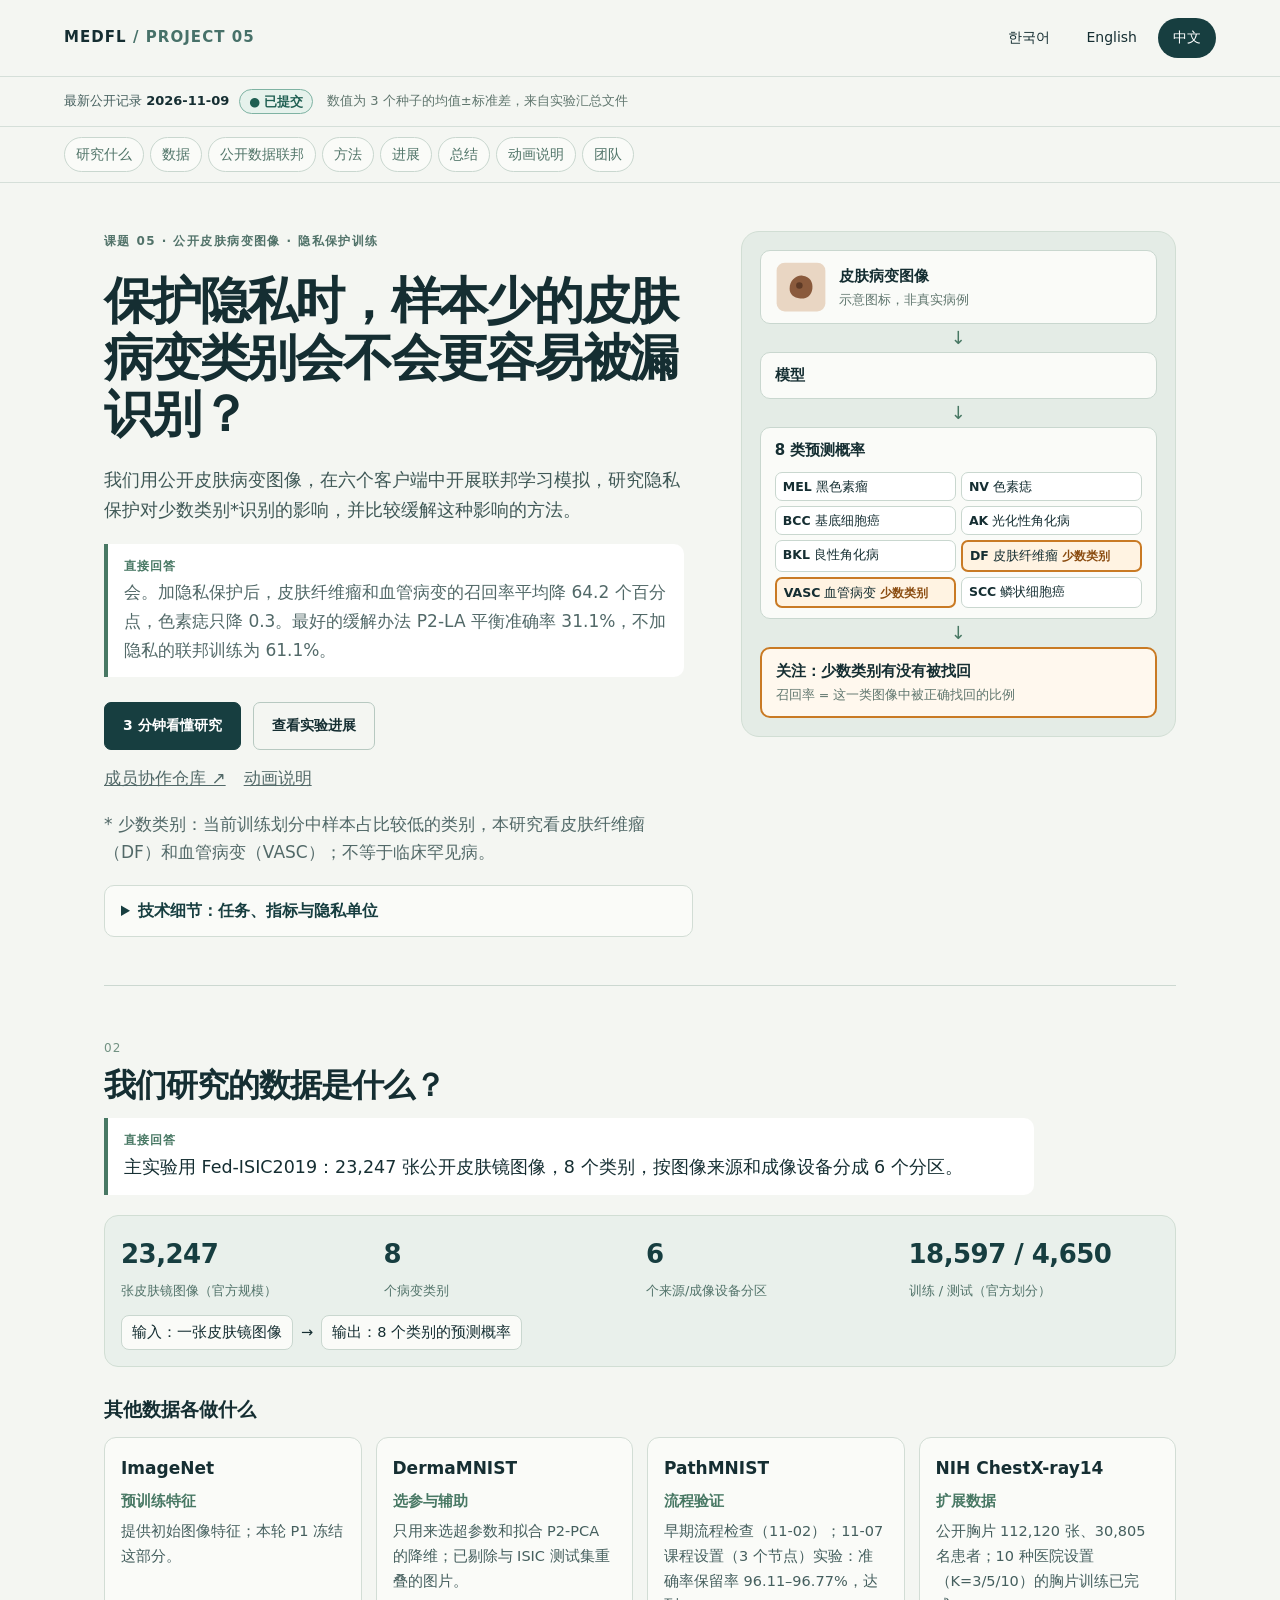
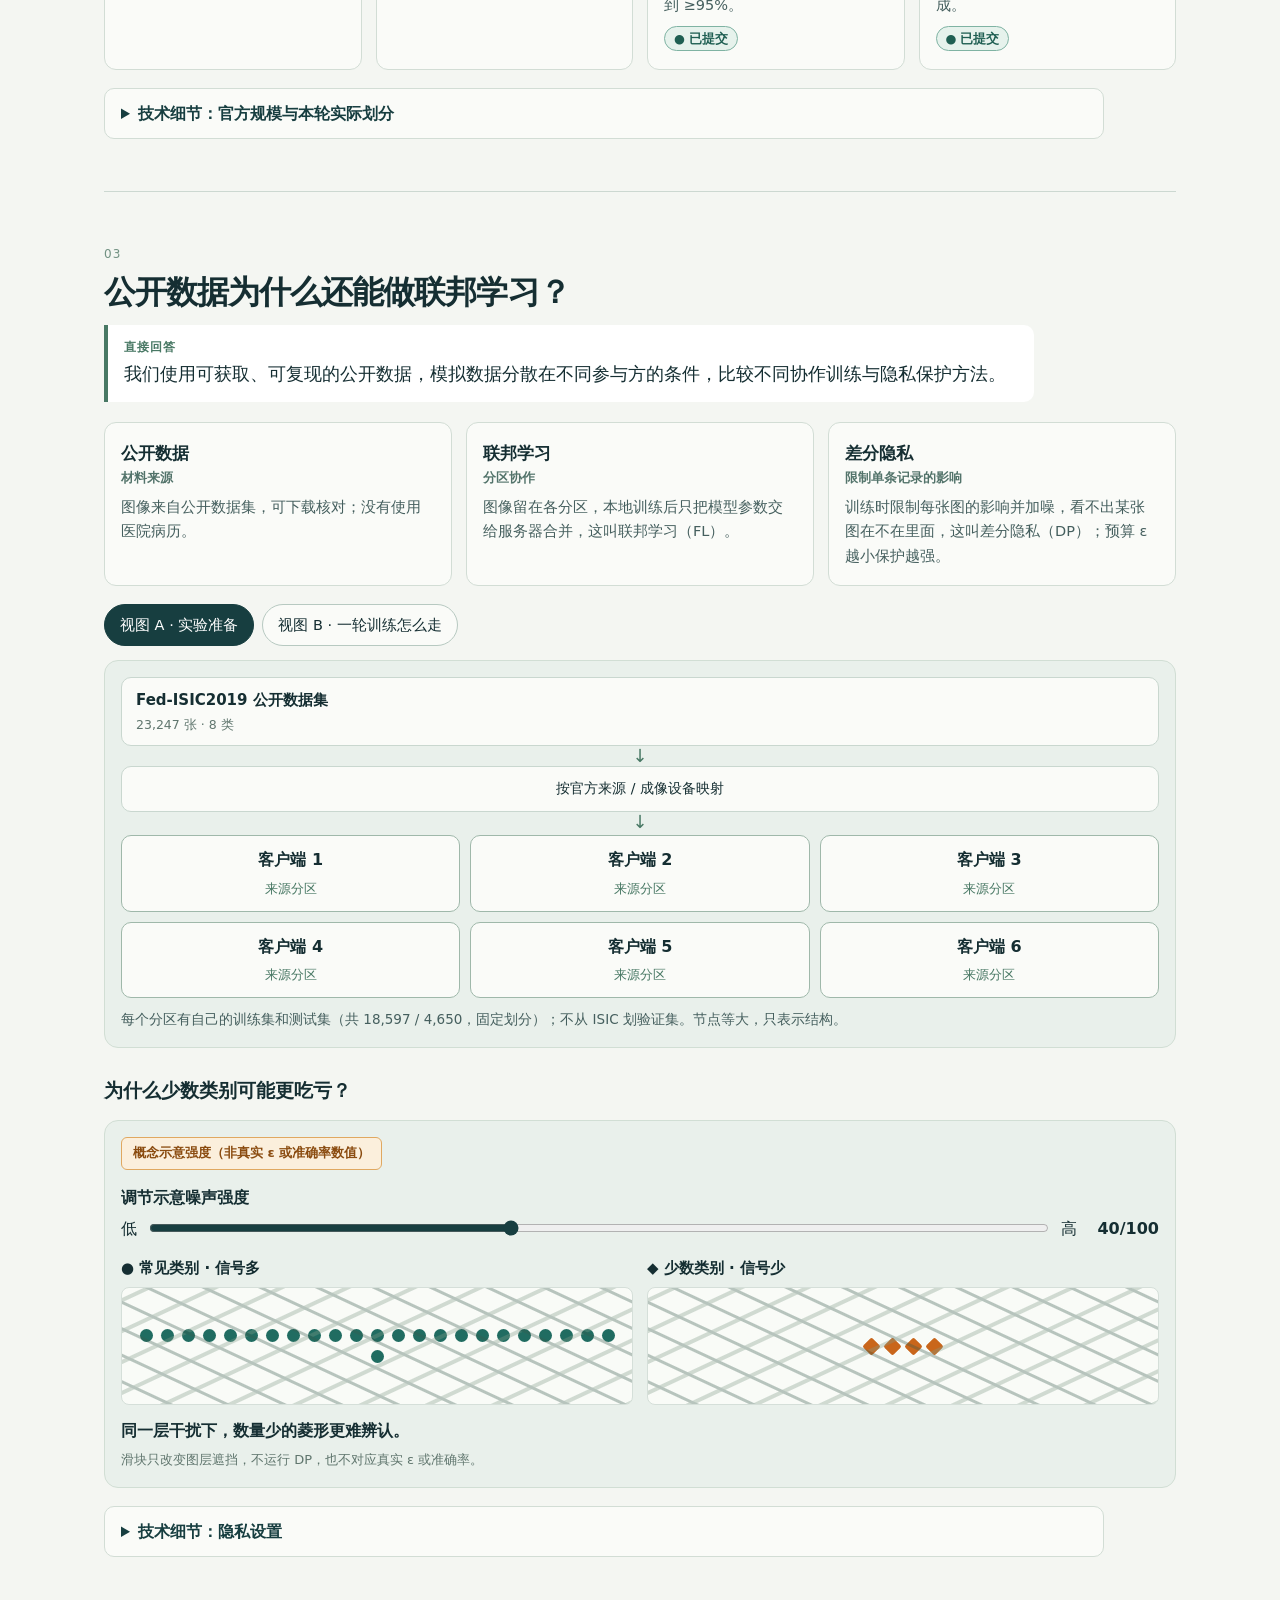
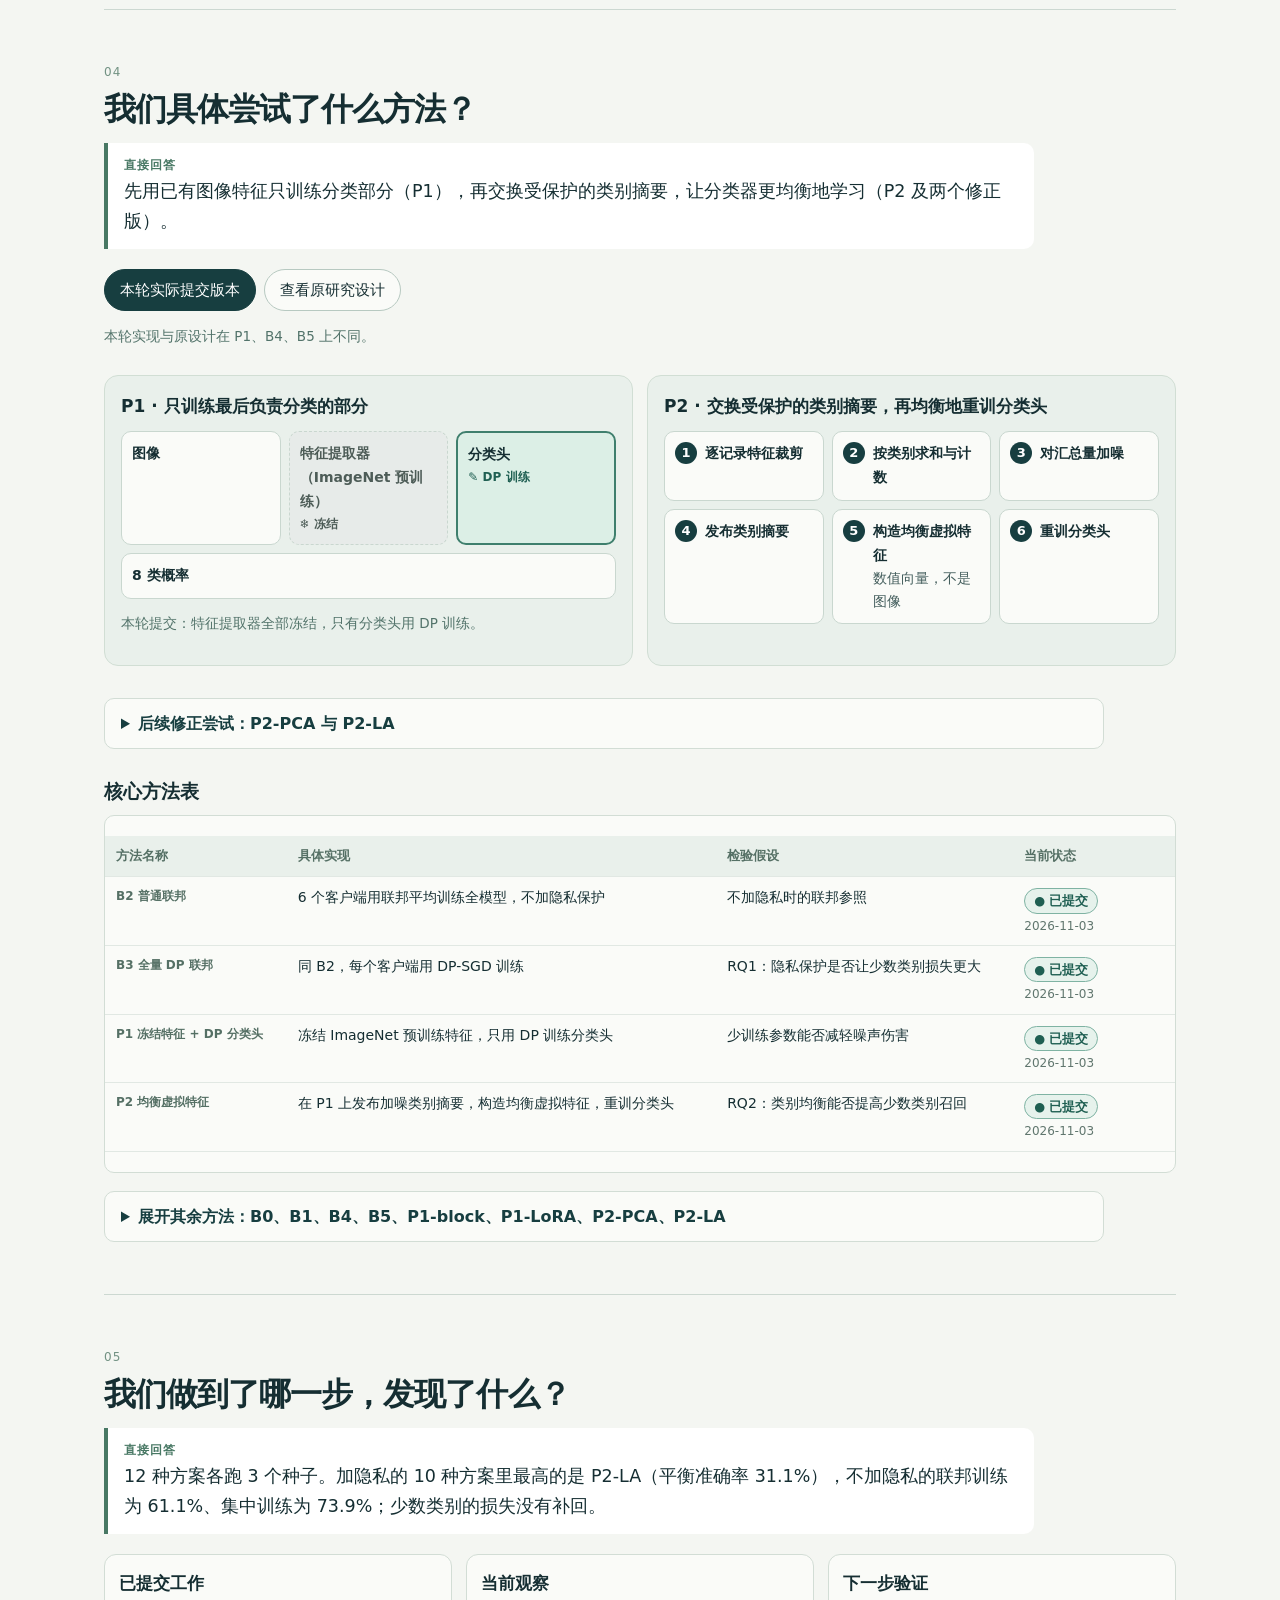
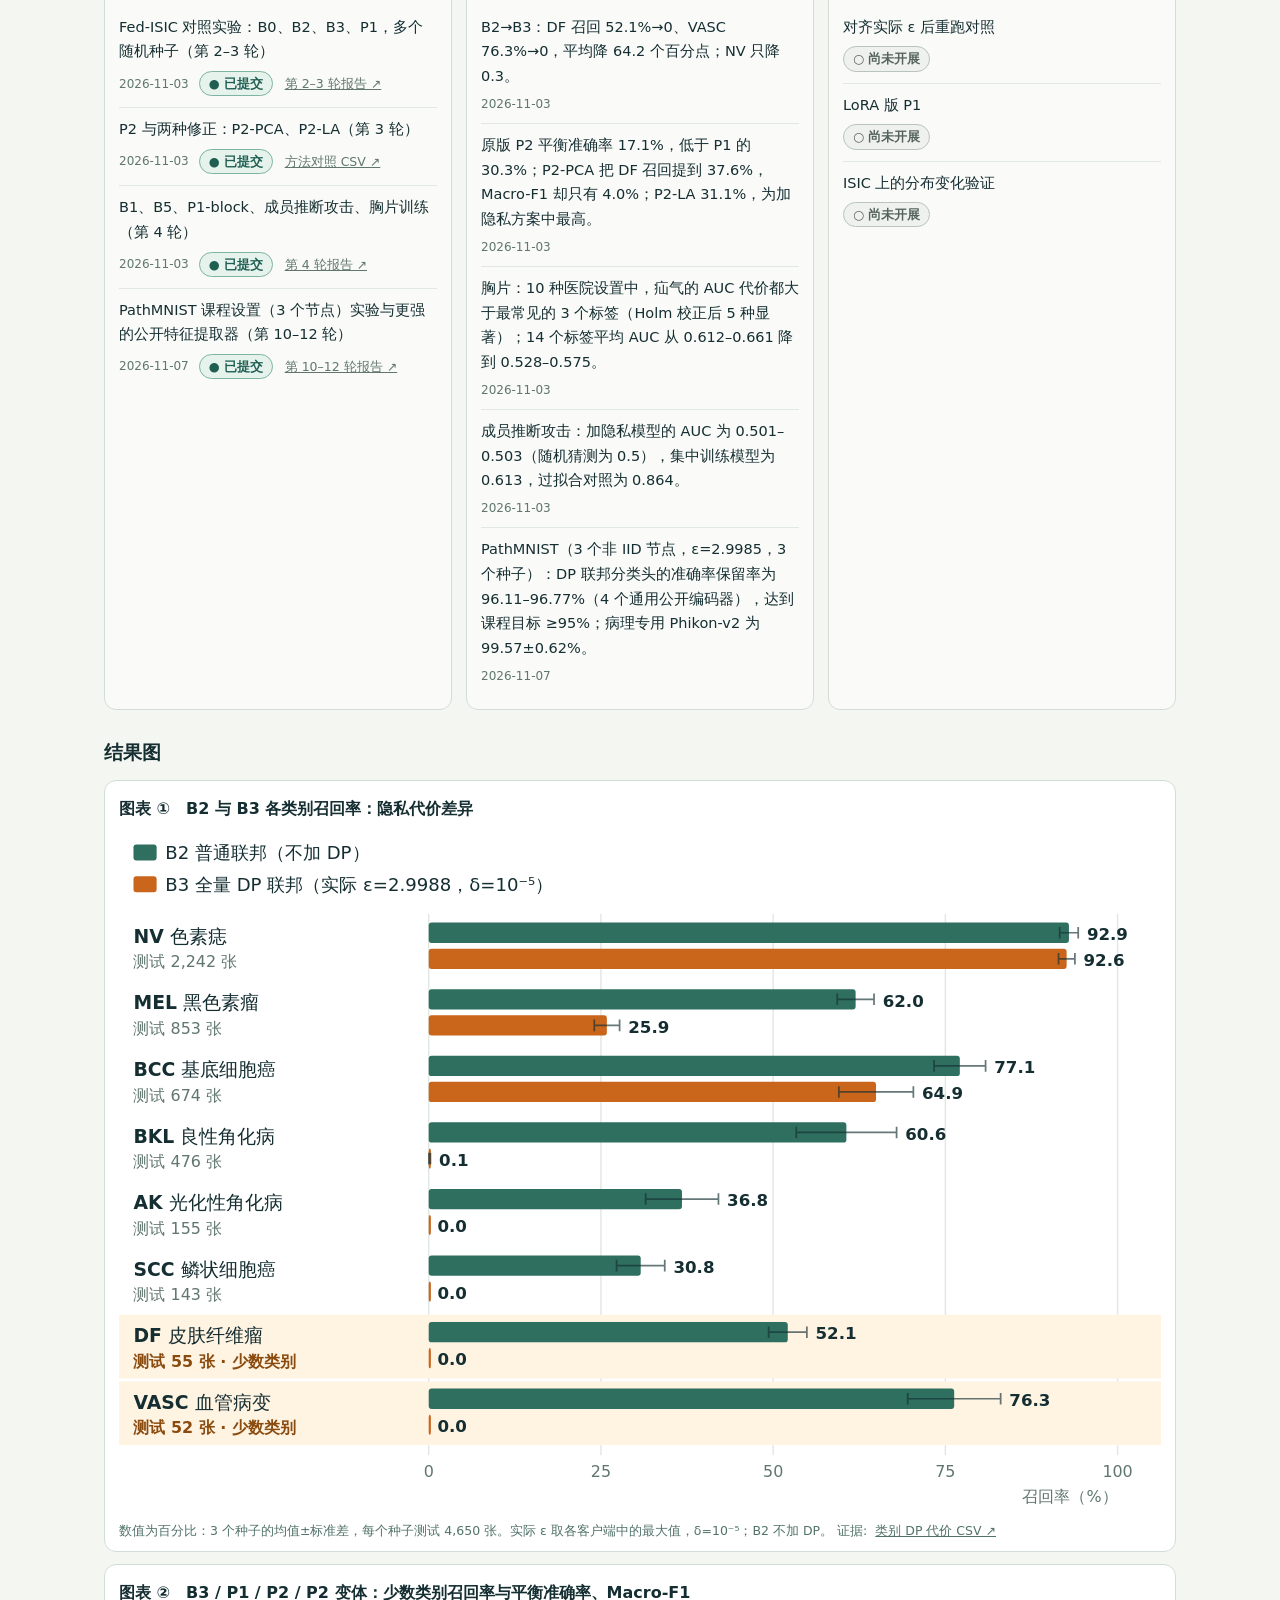
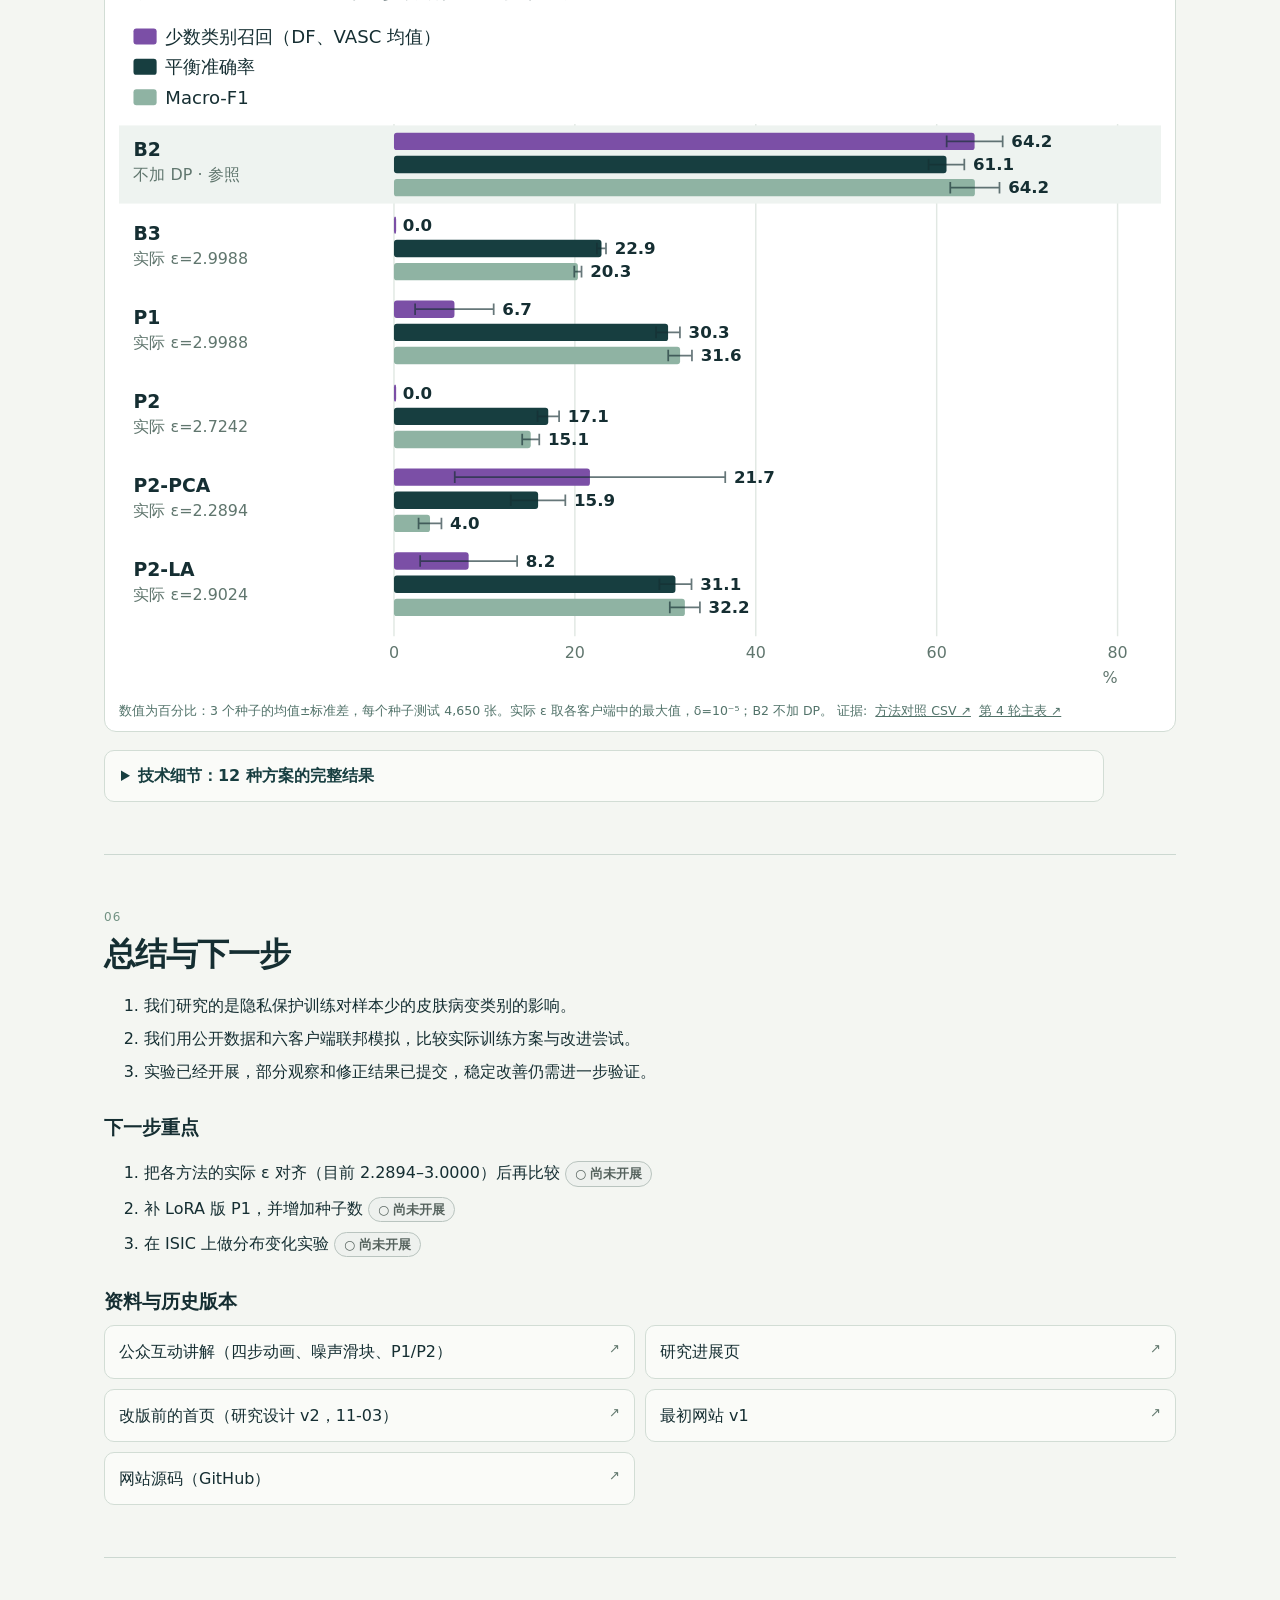
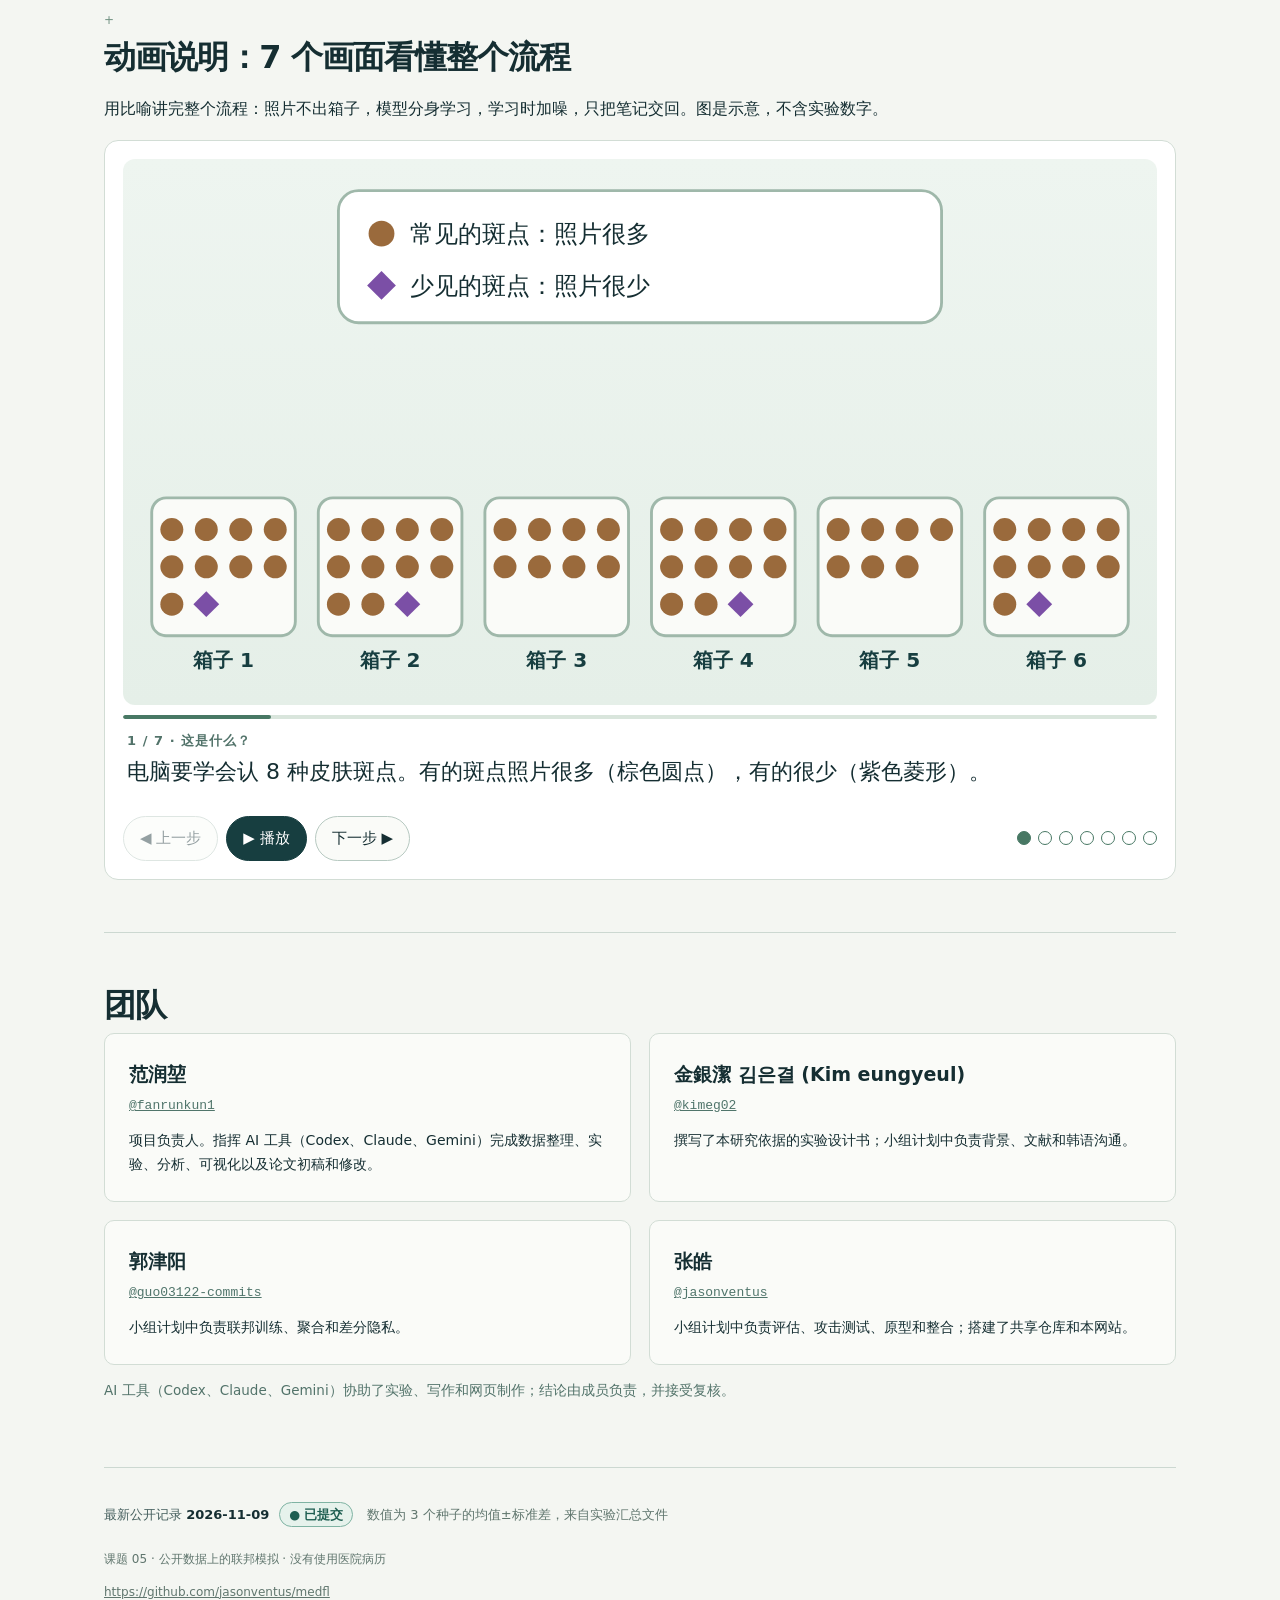
<file: zh.html>
<!doctype html><html translate="no" lang="zh-CN"><head><meta charset="utf-8"><meta name="google" content="notranslate"><meta name="viewport" content="width=device-width,initial-scale=1"><meta name="description" content="课题 05：用公开皮肤病变图像模拟 6 个客户端的联邦学习，研究隐私保护对少数类别识别的影响。"><title>MedFL · 隐私保护训练中的少数类别</title><link rel="alternate" hreflang="ko" href="index.html"><link rel="alternate" hreflang="en" href="en.html"><link rel="alternate" hreflang="zh" href="zh.html"><script>document.documentElement.classList.add("js")</script><style>*{box-sizing:border-box}html{scroll-behavior:smooth;scroll-padding-top:100px}body{margin:0;background:#f4f6f2;color:#152e32;font:16px/1.7 system-ui,-apple-system,BlinkMacSystemFont,"Segoe UI",sans-serif}a{color:inherit}a:focus-visible{outline:3px solid #e09b35;outline-offset:5px}header{position:sticky;top:0;z-index:5;background:#f4f6f2f5;border-bottom:1px solid #d5dfd9;padding:18px max(5vw,20px);display:flex;gap:20px;align-items:center;justify-content:space-between}.brand{font-size:15px;font-weight:750;text-decoration:none;letter-spacing:.07em}.brand span{color:#477169}nav{display:flex;gap:6px}nav a{padding:7px 14px;text-decoration:none;border:1px solid transparent;border-radius:30px;font-size:14px}nav a[aria-current=page]{background:#173e40;color:white}main{max-width:1200px;margin:auto;padding:0 5vw}.hero{display:grid;grid-template-columns:1.25fr 1fr;gap:65px;padding:80px 0 55px;align-items:center}.eyebrow{font-size:12px;color:#52736a;font-weight:750;letter-spacing:.12em}.hero h1{font-size:clamp(36px,4.6vw,66px);line-height:1.13;letter-spacing:-.045em;margin:22px 0}.hero p{color:#526968;max-width:580px;font-size:17px}.links{display:flex;flex-wrap:wrap;gap:12px;margin-top:25px}.button{display:inline-block;text-decoration:none;border-radius:7px;border:1px solid #b7c9c1;padding:11px 18px;font-size:14px;font-weight:650}.button.primary{background:#173e40;color:white;border-color:#173e40}.diagram{background:#e4ece6;border:1px solid #d1ded4;border-radius:18px;padding:28px}.diagram svg{display:block;width:100%;height:auto}.diagram p{font-size:13px;text-align:center;margin:12px 0 0}.notice{padding:17px 22px;border-left:3px solid #bc8532;background:#f1ebdc;font-size:14px}.metrics{display:grid;grid-template-columns:repeat(3,1fr);padding:30px 0;border-bottom:1px solid #ccd8d1}.metric{padding:5px 25px;border-right:1px solid #ccd8d1}.metric:first-child{padding-left:0}.metric:last-child{border:0}.metric strong{display:block;font-size:30px;line-height:1.25}.metric span{font-size:13px;color:#5e716b}.section{padding:50px 0;border-bottom:1px solid #ccd8d1}.section h2{font-size:27px;letter-spacing:-.03em;margin:0 0 20px}.section p{max-width:930px;color:#455f5e}.section-num{color:#729283;font-size:12px;display:block;letter-spacing:.1em;margin-bottom:7px}.team{display:grid;grid-template-columns:repeat(2,1fr);gap:18px}.person{padding:24px;border:1px solid #d2ddd5;border-radius:10px;background:#fafbf8}.person h3{margin:0;font-size:19px}.person .handle{font:13px/1.5 ui-monospace,monospace;color:#50756b}.person p{font-size:14px;margin:12px 0 0}.person small{display:block;color:#6b7d74;margin-top:10px}.flow{counter-reset:n;list-style:none;padding:0}.flow li{counter-increment:n;position:relative;padding:0 0 23px 48px;max-width:900px}.flow li:before{content:counter(n,decimal-leading-zero);position:absolute;left:0;top:0;font:14px/28px ui-monospace,monospace;color:#487864;border-bottom:1px solid #acc5b5}.tool-list{padding-left:20px}.tool-list li{margin:14px 0;max-width:900px}.docs{display:grid;grid-template-columns:repeat(2,1fr);gap:12px}.doc{display:flex;justify-content:space-between;gap:10px;border-bottom:1px solid #ccd8d1;padding:14px 2px;text-decoration:none}.doc:hover{color:#14755a}.access{font-size:13px;color:#61786e}.prompt{white-space:pre-wrap;word-break:break-word;background:#e8eee7;border:1px solid #d0ddd0;border-radius:8px;padding:22px;font:14px/1.8 system-ui}.footer{max-width:1200px;margin:auto;padding:32px 5vw 45px;color:#60766e;font-size:12px}.footer strong{display:block;color:#274c43;font-size:13px;margin-bottom:8px}@media(max-width:760px){header{padding:13px 18px;gap:6px}.brand{font-size:12px;letter-spacing:0}nav a{padding:6px 9px;font-size:12px}.hero{grid-template-columns:1fr;gap:25px;padding:40px 0 30px}.diagram{padding:15px}.hero h1{font-size:40px}.team,.docs{grid-template-columns:1fr}.metric{padding:5px 10px}.metric strong{font-size:25px}.metric span{font-size:11px}.section{padding:35px 0}.section h2{font-size:24px}}@media(prefers-reduced-motion:reduce){html{scroll-behavior:auto}}
[lang=ko] h1,[lang=ko] h2{word-break:keep-all}.versionbar{display:flex;flex-wrap:wrap;gap:16px;font-size:12px;padding:18px 0;border-bottom:1px solid #ccd8d1}.tablewrap{overflow-x:auto}table{width:100%;border-collapse:collapse;font-size:14px;margin:20px 0}th,td{text-align:left;vertical-align:top;padding:14px 12px;border-bottom:1px solid #ccd8d1}th{color:#557065;font-size:12px}td:first-child{font-weight:650;white-space:nowrap}.hero{padding-top:55px}.versionpill{font-size:11px;display:inline-block;background:#dce9df;border-radius:4px;padding:4px 8px;margin-top:18px}.diagram h3{font-size:18px;margin:0 0 10px}.diagram ol{padding-left:22px;font-size:14px}.diagram li{margin:12px 0}.toc{display:flex;flex-wrap:wrap;gap:15px;font-size:13px;padding:20px 0}.toc a{color:#507468}.source-note{font-size:13px;color:#60766e}.diagram .budget{font-size:30px;text-align:left;font-weight:700}.diagram .sub{font-size:12px;text-align:left}@media(max-width:760px){.hero h1{font-size:36px}th,td{padding:12px 8px;font-size:12px}.versionbar{gap:10px}.brand span{display:none}}@media(prefers-reduced-motion:reduce){html{scroll-behavior:auto}}.skip{position:absolute;left:-999px}.skip:focus{left:12px;top:12px;z-index:9;background:#fff;padding:8px 12px;border-radius:6px}header{flex-wrap:wrap}.langs a{white-space:nowrap}.recordbar{display:flex;flex-wrap:wrap;gap:6px 10px;align-items:center;font-size:13px;color:#455f5e;padding:10px max(5vw,20px);border-bottom:1px solid #d5dfd9;margin:0}.rec-label b{color:#152e32}.rec-note{color:#60766e}.toc{display:flex;flex-wrap:wrap;gap:4px 6px;padding:10px max(5vw,20px);border-bottom:1px solid #d5dfd9;background:#f4f6f2}.toc a{font-size:13.5px;text-decoration:none;padding:5px 11px;border-radius:999px;border:1px solid #c9d7cf;background:#fafbf8}.toc a:hover{border-color:#487864}.st{display:inline-flex;align-items:center;gap:4px;border-radius:999px;padding:1px 9px;font-size:12.5px;font-weight:700;border:1px solid;margin:2px 4px 2px 0;white-space:nowrap}.st-sub{color:#1f5f52;border-color:#7fb3a3;background:#e6f2ec}.st-pend{color:#8a4b0f;border-color:#e0a860;background:#fbefdc}.st-rev{color:#1d5e2e;border-color:#79b48a;background:#e3f3e6}.st-none{color:#55625d;border-color:#b9c4bf;background:#eef1ee}.mod{padding:52px 0;border-bottom:1px solid #ccd8d1}.mod h2{font-size:clamp(24px,3vw,32px);letter-spacing:-.03em;line-height:1.3;margin:0 0 6px}.alias{position:absolute;width:0;height:0;overflow:hidden}.hero{grid-template-columns:1.15fr .85fr;gap:48px;padding:48px 0;align-items:start}.hero h1{font-size:clamp(30px,3.9vw,52px)}.hero .sub{font-size:18px;color:#3f5856;max-width:640px}.answer{font-size:17.5px;line-height:1.7;color:#152e32;background:#fff;border-left:4px solid #487864;padding:12px 16px;border-radius:0 10px 10px 0;max-width:930px;margin:12px 0 20px}.answer b{display:block;font-size:12px;letter-spacing:.08em;color:#487864;margin-bottom:2px}.minor-links{display:flex;flex-wrap:wrap;gap:6px 18px;font-size:14px;margin:14px 0 0}.def{font-size:13.5px;color:#52736a;max-width:640px}.fig{background:#e9f0eb;border:1px solid #d1ded4;border-radius:14px;padding:16px;margin:14px 0}.fig-h{margin:0 0 10px;font-size:17px}.flow1{margin:0;background:#e4ece6;border:1px solid #d1ded4;border-radius:18px;padding:18px;display:grid;gap:4px}.f-box{background:#fafbf8;border:1px solid #c9d7cf;border-radius:10px;padding:10px 14px}.f-box b{display:block;font-size:15px}.f-box small{display:block;font-size:12.5px;color:#60766e}.f-img{display:flex;gap:12px;align-items:center}.lesion{width:52px;height:52px;flex:none}.f-focus{border:2px solid #c97a24;background:#fff8ee}.f-thin{text-align:center;font-size:14px}.f-arrow{text-align:center;color:#487864;font-size:18px;line-height:1.1}.flow1 figcaption{font-size:13px;color:#52736a;margin-top:6px}.chips{list-style:none;padding:0;margin:8px 0 0;display:grid;grid-template-columns:1fr 1fr;gap:5px}.chip{font-size:12.5px;border:1px solid #c9d7cf;border-radius:7px;padding:3px 7px;background:#fff}.chip b{font-size:12.5px;display:inline}.chip.minor{border:2px solid #c97a24;background:#fff3e2}.chip em{font-style:normal;font-weight:700;color:#8a4b0f;font-size:11.5px}details.tech{margin:18px 0 0;border:1px solid #d2ddd5;border-radius:10px;background:#fafbf8;padding:0 16px;max-width:1000px}details.tech summary{padding:11px 0;font-weight:700;cursor:pointer;color:#173e40}details.tech[open] summary{border-bottom:1px solid #e1e8e3}.tech-body{padding:10px 0 14px;font-size:14.5px}.tech-body ul{margin:0;padding-left:20px}.tech-body li{margin:6px 0}.dataset .stats{display:grid;grid-template-columns:repeat(4,1fr);gap:12px}.stat strong{display:block;font-size:26px;letter-spacing:-.02em;color:#173e40}.stat span{font-size:13px;color:#52736a}.io{display:flex;flex-wrap:wrap;gap:8px;align-items:center;margin:12px 0 0;font-size:14.5px}.io span:not([aria-hidden]){background:#fafbf8;border:1px solid #c9d7cf;border-radius:8px;padding:4px 10px}.sub-h{margin:26px 0 8px;font-size:19px}.cards2,.cards3,.cards4{display:grid;gap:14px;margin:12px 0}.cards2{grid-template-columns:1fr 1fr}.cards3{grid-template-columns:repeat(3,1fr)}.cards4{grid-template-columns:repeat(4,1fr)}.card{background:#fafbf8;border:1px solid #d2ddd5;border-radius:12px;padding:16px}.card h3{margin:0 0 6px;font-size:17px}.card p{margin:6px 0 0;font-size:14.5px;color:#455f5e}.card .role{font-weight:700;color:#487864;margin:0}.concept h3 small{display:block;font-size:12.5px;color:#52736a;font-weight:600}.obs{font-weight:700;color:#8a4b0f!important}.tabs{display:flex;flex-wrap:wrap;gap:8px;margin:18px 0 6px}.tabs button{font:inherit;font-size:14.5px;padding:8px 15px;border-radius:999px;border:1px solid #b7c9c1;background:#fafbf8;color:#152e32;cursor:pointer}.tabs button[aria-selected=true],.tabs button[aria-pressed=true]{background:#173e40;color:#fff;border-color:#173e40}button:focus-visible,summary:focus-visible,.tablewrap:focus-visible{outline:3px solid #e09b35;outline-offset:3px}.va-grid{list-style:none;padding:0;margin:4px 0;display:grid;grid-template-columns:repeat(3,1fr);gap:10px}.va-node{background:#fafbf8;border:1px solid #9fb8aa;border-radius:10px;padding:10px;text-align:center}.va-node b{display:block}.va-node span{font-size:13px;color:#487864}.va-node small{display:block;font-size:12px;color:#60766e}.va-note{font-size:13.5px;color:#455f5e;margin:10px 0 0}.arch{list-style:none;padding:0;margin:0;display:flex;flex-wrap:wrap;gap:8px;align-items:stretch}.arch li{flex:1 1 120px;border-radius:10px;padding:10px;border:1px solid #c9d7cf;background:#fafbf8;position:relative}.arch li b{display:block;font-size:14px}.arch li small{display:block;font-size:12px;font-weight:700}.arch li.a-frozen{background:#e7ebe9;border-style:dashed;color:#4d5c57}.arch li.a-frozen small:before{content:"❄ "}.arch li.a-train{background:#dcefe6;border:2px solid #3f7f6d}.arch li.a-train small{color:#1f5f52}.arch li.a-train small:before{content:"✎ "}.two-fig{display:grid;grid-template-columns:1fr 1fr;gap:14px}.pipe6{list-style:none;padding:0;margin:0;display:grid;grid-template-columns:repeat(3,1fr);gap:8px;counter-reset:s}.pipe6 li{counter-increment:s;background:#fafbf8;border:1px solid #c9d7cf;border-radius:10px;padding:10px 10px 10px 40px;position:relative;font-size:13.5px}.pipe6 li:before{content:counter(s);position:absolute;left:10px;top:10px;width:22px;height:22px;border-radius:50%;background:#173e40;color:#fff;font-weight:700;font-size:13px;display:grid;place-items:center}.pipe6 b{display:block;font-size:14px}.pipe6 span{color:#455f5e}.v-orig{display:none}html:not(.js) .v-orig{display:block}html:not(.js) span.v-orig{display:inline}html:not(.js) span.v-sub:after{content:" / "}.js .vlab{display:none}.vlab{font-style:normal;font-weight:700;color:#487864}.ver-orig .v-sub{display:none}.ver-orig .v-orig{display:block}.ver-orig span.v-orig{display:inline}.tablewrap{overflow-x:auto;margin:8px 0;border:1px solid #d2ddd5;border-radius:10px;background:#fafbf8}.tablewrap table{border-collapse:collapse;width:100%;min-width:680px;font-size:14px}.tablewrap th,.tablewrap td{text-align:left;vertical-align:top;padding:9px 11px;border-bottom:1px solid #e1e8e3}.tablewrap thead th{background:#e9f0eb;font-size:13px}.stc{min-width:150px}.date{display:inline-block;font-size:12px;color:#60766e;margin-right:6px}td small.date{display:block}.swipe{display:none;margin:6px 10px 0;font-size:12px;color:#60766e}.board{display:grid;grid-template-columns:repeat(3,1fr);gap:14px;margin:8px 0}.board .col{background:#fafbf8;border:1px solid #d2ddd5;border-radius:12px;padding:14px}.board h3{margin:0 0 8px;font-size:17px}.board ul{list-style:none;padding:0;margin:0}.board li{padding:9px 0;border-top:1px solid #e1e8e3;font-size:14.5px}.board li:first-child{border-top:0}.meta{margin:5px 0 0;font-size:12.5px;color:#60766e;display:flex;flex-wrap:wrap;align-items:center;gap:2px 4px}.ev{font-size:12.5px;margin-left:4px}.evgrid{display:grid;grid-template-columns:1fr 1fr;gap:14px}.evcard{border:2px dashed #b7c9c1;border-radius:12px;padding:16px;background:#fff}.evcard h4{margin:0 0 6px;font-size:16px}.pending{font-weight:750;color:#8a4b0f;margin:0 0 8px}.evcard dl{display:grid;grid-template-columns:auto 1fr;gap:4px 12px;margin:0;font-size:14px}.evcard dt{font-weight:700;color:#455f5e}.evcard dd{margin:0}.null{color:#8a4b0f;font-weight:700}.chart{background:#fff;border:1px solid #d2ddd5;border-radius:12px;padding:14px 14px 10px;margin:12px 0}.chart h4{margin:0 0 8px;font-size:16px}.cwrap{overflow-x:auto}.chart svg{display:block;width:100%;height:auto;min-width:560px}.chart figcaption{font-size:12.5px;color:#52736a;margin-top:6px}.c-b2{fill:#2f6f5f}.c-b3{fill:#c9661c}.c-mi{fill:#7b4fa6}.c-ba{fill:#173e40}.c-f1{fill:#8fb3a3}.c-err{stroke:#152e32;stroke-width:1.2;fill:none;opacity:.65}.c-grid{stroke:#e1e8e3}.c-axis{font:11px system-ui,sans-serif;fill:#60766e}.c-leg{font:12.5px system-ui,sans-serif;fill:#152e32}.c-lab{font:13px system-ui,sans-serif;fill:#152e32}.c-abbr{font-weight:700}.c-sub{font:11px system-ui,sans-serif;fill:#60766e}.c-sub-minor{fill:#8a4b0f;font-weight:700}.c-val{font:700 11.5px system-ui,sans-serif;fill:#152e32}.c-minor{fill:#fff3e2}.c-ref{fill:#eef3f0}.results-t code{font-size:12.5px}.sum3,.next3{max-width:930px}.sum3 li,.next3 li{margin:6px 0}.small{font-size:13.5px;color:#52736a}.src{font-size:13px}.src a{margin-right:12px}.footer .recordbar{border:0;padding:0 0 8px}.docs{display:grid;grid-template-columns:repeat(2,1fr);gap:10px}.doc{display:flex;justify-content:space-between;gap:10px;text-decoration:none;border:1px solid #d2ddd5;border-radius:10px;padding:12px 14px;background:#fafbf8}@media(max-width:980px){.hero{grid-template-columns:1fr}.cards4{grid-template-columns:1fr 1fr}.two-fig{grid-template-columns:1fr}.pipe6{grid-template-columns:1fr 1fr}}@media(max-width:760px){.dataset .stats{grid-template-columns:1fr 1fr}.cards2,.cards3,.cards4,.board,.evgrid,.docs{grid-template-columns:1fr}.va-grid{grid-template-columns:1fr 1fr}.pipe6{grid-template-columns:1fr}.swipe{display:block}.mod{padding:38px 0}.answer{font-size:16px}header{padding:12px 16px}main{padding:0 16px}.recordbar,.toc{padding-left:16px;padding-right:16px}}</style><link rel="stylesheet" href="assets/medfl.css"><link rel="stylesheet" href="assets/kids.css"></head><body><a class="skip" href="#main">跳到正文</a><header><a class="brand" href="zh.html">MEDFL <span>/ PROJECT 05</span></a><nav class="langs" aria-label="Language / 언어 / 语言"><a lang="ko" hreflang="ko" href="index.html" data-lang-link>한국어</a><a lang="en" hreflang="en" href="en.html" data-lang-link>English</a><a lang="zh" hreflang="zh" href="zh.html" data-lang-link aria-current="page">中文</a></nav></header><div class="recordbar" role="note"><span class="rec-label">最新公开记录 <b>2026-11-09</b></span><span class="st st-sub"><span aria-hidden="true">●</span> 已提交</span><span class="rec-note">数值为 3 个种子的均值±标准差，来自实验汇总文件</span></div><nav class="toc" aria-label="页面目录"><a href="#what">研究什么</a><a href="#data">数据</a><a href="#public-fl">公开数据联邦</a><a href="#methods">方法</a><a href="#progress">进展</a><a href="#summary">总结</a><a href="#kids">动画说明</a><a href="#team">团队</a></nav><main id="main"><section class="hero mod" id="what" aria-labelledby="what-h"><span id="s0" class="alias"></span><div class="hero-text"><div class="eyebrow">课题 05 · 公开皮肤病变图像 · 隐私保护训练</div><h1 id="what-h">保护隐私时，样本少的皮肤病变类别会不会更容易被漏识别？</h1><p class="sub">我们用公开皮肤病变图像，在六个客户端中开展联邦学习模拟，研究隐私保护对少数类别*识别的影响，并比较缓解这种影响的方法。</p><p class="answer"><b>直接回答</b>会。加隐私保护后，皮肤纤维瘤和血管病变的召回率平均降 64.2 个百分点，色素痣只降 0.3。最好的缓解办法 P2-LA 平衡准确率 31.1%，不加隐私的联邦训练为 61.1%。</p><div class="links"><a class="button primary" href="#data">3 分钟看懂研究</a><a class="button" href="progress.html?lang=zh">查看实验进展</a></div><p class="minor-links"><a href="https://github.com/jasonventus/medfl">成员协作仓库 ↗</a><a href="#kids">动画说明</a></p><p class="def">* 少数类别：当前训练划分中样本占比较低的类别，本研究看皮肤纤维瘤（DF）和血管病变（VASC）；不等于临床罕见病。</p><details class="tech"><summary>技术细节：任务、指标与隐私单位</summary><div class="tech-body"><ul><li>任务：Fed-ISIC2019 的 8 类皮肤病变分类。</li><li>指标：逐类别召回率；平衡准确率（8 个类别召回率的平均）；Macro-F1（8 个类别 F1 的平均）。</li><li>隐私：图像/样本级差分隐私（DP-SGD 训练，RDP 记账），每个模型的目标上限 ε≤3。图像级保护不自动等于患者级保护。</li><li>适用范围：公开数据上的联邦模拟，6 个来源分区。</li></ul></div></details></div><figure class="flow1" aria-label="一张图进去，8 个类别各得一个概率；我们看少数类别的召回率。"><div class="f-box f-img"><svg class="lesion" viewBox="0 0 64 64" aria-hidden="true"><rect x="2" y="2" width="60" height="60" rx="10" fill="#e9d6c3"/><path d="M18 34c0-10 8-17 16-16 9 1 13 8 12 16-1 9-8 13-15 12-8-1-13-5-13-12z" fill="#8a5a3c"/><circle cx="30" cy="30" r="4" fill="#5d3a26"/></svg><div><b>皮肤病变图像</b><small>示意图标，非真实病例</small></div></div><div class="f-arrow" aria-hidden="true">↓</div><div class="f-box"><b>模型</b></div><div class="f-arrow" aria-hidden="true">↓</div><div class="f-box"><b>8 类预测概率</b><ul class="chips"><li class="chip"><b>MEL</b> 黑色素瘤</li><li class="chip"><b>NV</b> 色素痣</li><li class="chip"><b>BCC</b> 基底细胞癌</li><li class="chip"><b>AK</b> 光化性角化病</li><li class="chip"><b>BKL</b> 良性角化病</li><li class="chip minor"><b>DF</b> 皮肤纤维瘤 <em>少数类别</em></li><li class="chip minor"><b>VASC</b> 血管病变 <em>少数类别</em></li><li class="chip"><b>SCC</b> 鳞状细胞癌</li></ul></div><div class="f-arrow" aria-hidden="true">↓</div><div class="f-box f-focus"><b>关注：少数类别有没有被找回</b><small>召回率 = 这一类图像中被正确找回的比例</small></div></figure></section><section class="mod" id="data" aria-labelledby="data-h"><span id="s1" class="alias"></span><span class="section-num">02</span><h2 id="data-h">我们研究的数据是什么？</h2><p class="answer"><b>直接回答</b>主实验用 Fed-ISIC2019：23,247 张公开皮肤镜图像，8 个类别，按图像来源和成像设备分成 6 个分区。</p><div class="fig dataset"><div class="stats"><div class="stat"><strong>23,247</strong><span>张皮肤镜图像（官方规模）</span></div><div class="stat"><strong>8</strong><span>个病变类别</span></div><div class="stat"><strong>6</strong><span>个来源/成像设备分区</span></div><div class="stat"><strong>18,597 / 4,650</strong><span>训练 / 测试（官方划分）</span></div></div><p class="io"><span>输入：一张皮肤镜图像</span><span aria-hidden="true">→</span><span>输出：8 个类别的预测概率</span></p></div><h3 class="sub-h">其他数据各做什么</h3><div class="cards4"><article class="card"><h3>ImageNet</h3><p class="role">预训练特征</p><p>提供初始图像特征；本轮 P1 冻结这部分。</p></article><article class="card"><h3>DermaMNIST</h3><p class="role">选参与辅助</p><p>只用来选超参数和拟合 P2-PCA 的降维；已剔除与 ISIC 测试集重叠的图片。</p></article><article class="card"><h3>PathMNIST</h3><p class="role">流程验证</p><p>早期流程检查（11-02）；11-07 课程设置（3 个节点）实验：准确率保留率 96.11–96.77%，达到 ≥95%。</p><p class="stline"><span class="st st-sub"><span aria-hidden="true">●</span> 已提交</span></p></article><article class="card"><h3>NIH ChestX-ray14</h3><p class="role">扩展数据</p><p>公开胸片 112,120 张、30,805 名患者；10 种医院设置（K=3/5/10）的胸片训练已完成。</p><p class="stline"><span class="st st-sub"><span aria-hidden="true">●</span> 已提交</span></p></article></div><details class="tech"><summary>技术细节：官方规模与本轮实际划分</summary><div class="tech-body"><div class="tablewrap" tabindex="0" role="region" aria-label="技术细节：官方规模与本轮实际划分"><p class="swipe">← 左右滑动查看 →</p><table><thead><tr><th scope="col"></th><th scope="col">官方（FLamby）</th><th scope="col">本轮实际</th></tr></thead><tbody><tr><th scope="row">总量</th><td>23,247 张</td><td>23,247 张</td></tr><tr><th scope="row">训练</th><td>18,597 张，6 个客户端（每个 351–9,930 张）</td><td>同官方；各客户端在本地训练</td></tr><tr><th scope="row">验证</th><td>未单独划分</td><td>不用 ISIC 图像；超参数在 DermaMNIST 上选</td></tr><tr><th scope="row">测试</th><td>4,650 张，按客户端划分</td><td>4,650 张；6 个客户端合并评价</td></tr></tbody></table></div><p>DermaMNIST 与 ISIC 都来自 HAM10000：剔除与 ISIC 测试集的重叠后，留下的 DermaMNIST 图片仍在 ISIC 训练集中。</p><p class="src"><a href="https://github.com/owkin/FLamby/blob/main/flamby/datasets/fed_isic2019/README.md">来源：FLamby Fed-ISIC2019 官方文档 ↗</a></p></div></details></section><section class="mod" id="public-fl" aria-labelledby="public-fl-h"><span id="public-explainer" class="alias"></span><span id="s4" class="alias"></span><span class="section-num">03</span><h2 id="public-fl-h">公开数据为什么还能做联邦学习？</h2><p class="answer"><b>直接回答</b>我们使用可获取、可复现的公开数据，模拟数据分散在不同参与方的条件，比较不同协作训练与隐私保护方法。</p><div class="cards3"><article class="card concept"><h3>公开数据<small>材料来源</small></h3><p>图像来自公开数据集，可下载核对；没有使用医院病历。</p></article><article class="card concept"><h3>联邦学习<small>分区协作</small></h3><p>图像留在各分区，本地训练后只把模型参数交给服务器合并，这叫联邦学习（FL）。</p></article><article class="card concept"><h3>差分隐私<small>限制单条记录的影响</small></h3><p>训练时限制每张图的影响并加噪，看不出某张图在不在里面，这叫差分隐私（DP）；预算 ε 越小保护越强。</p></article></div><div class="tabs" role="tablist"><button type="button" role="tab" id="tab-a" data-view="view-a" aria-controls="view-a" aria-selected="true">视图 A · 实验准备</button><button type="button" role="tab" id="tab-b" data-view="view-b" aria-controls="view-b" aria-selected="false">视图 B · 一轮训练怎么走</button></div><div class="view" id="view-a" role="tabpanel" aria-labelledby="tab-a"><div class="fig va"><div class="f-box"><b>Fed-ISIC2019 公开数据集</b><small>23,247 张 · 8 类</small></div><div class="f-arrow" aria-hidden="true">↓</div><div class="f-box f-thin">按官方来源 / 成像设备映射</div><div class="f-arrow" aria-hidden="true">↓</div><ol class="va-grid"><li class="va-node"><b>客户端 1</b><span>来源分区</span></li><li class="va-node"><b>客户端 2</b><span>来源分区</span></li><li class="va-node"><b>客户端 3</b><span>来源分区</span></li><li class="va-node"><b>客户端 4</b><span>来源分区</span></li><li class="va-node"><b>客户端 5</b><span>来源分区</span></li><li class="va-node"><b>客户端 6</b><span>来源分区</span></li></ol><p class="va-note">每个分区有自己的训练集和测试集（共 18,597 / 4,650，固定划分）；不从 ISIC 划验证集。节点等大，只表示结构。</p></div></div><div class="view" id="view-b" role="tabpanel" aria-labelledby="tab-b"><div class="fig"><div data-flr><ol class="flr-fallback"><li><b>服务器把当前模型发给 6 个客户端</b> 发出的是模型参数，不含任何图像。</li><li><b>各客户端在本地训练：DP-SGD 逐样本梯度裁剪 + 加噪</b> 每一步训练先限制每张图像的梯度贡献，再加入高斯噪声。图像始终留在本地。</li><li><b>只上传受保护的模型更新</b> 上传的是用 DP-SGD 训练后的模型参数，不是图像。P2 在第一阶段训练结束后，另外一次性上传加噪的类别统计。</li><li><b>服务器加权平均，得到下一轮模型</b> 按各客户端样本量加权平均（FedAvg），发回去再练，重复多轮。P2 最后再用加噪统计构造均衡虚拟特征、重训分类头。效果要用测试集评价。</li></ol></div></div></div><h3 class="sub-h">为什么少数类别可能更吃亏？</h3><div class="fig"><div data-noise><p class="tag">概念示意强度（非真实 ε 或准确率数值）</p><p>同一层干扰下，数量少的菱形更难辨认。</p><p class="small">滑块只改变图层遮挡，不运行 DP，也不对应真实 ε 或准确率。</p></div></div><details class="tech"><summary>技术细节：隐私设置</summary><div class="tech-body"><ul><li>联邦平均（FedAvg）：服务器按各客户端样本量加权平均模型参数。</li><li>DP-SGD：每一步先把每张图像的梯度裁剪到固定范数，再加高斯噪声；用 RDP 记账换算成 (ε, δ)，δ 固定。</li><li>保护单位：ISIC 实验为图像/样本级；胸片扩展实验为患者级。</li><li>预算：每个模型的目标上限 ε≤3；P2 的类别统计发布也计入预算。各方法的实际累计 ε 不完全相同，结果单列实际 ε、δ。</li><li>ε 只针对单个模型；多次重复与调参的整体发布没有合并计算。</li></ul><p class="src"><a href="https://opacus.ai/docs/faq">Opacus · DP-SGD ↗</a> <a href="https://arxiv.org/abs/1602.05629">FedAvg ↗</a></p></div></details></section><section class="mod" id="methods" aria-labelledby="methods-h"><span id="s2" class="alias"></span><span id="s3" class="alias"></span><span class="section-num">04</span><h2 id="methods-h">我们具体尝试了什么方法？</h2><p class="answer"><b>直接回答</b>先用已有图像特征只训练分类部分（P1），再交换受保护的类别摘要，让分类器更均衡地学习（P2 及两个修正版）。</p><div class="tabs ver" role="group" aria-label="本轮实际提交版本 / 查看原研究设计"><button type="button" data-ver="sub" aria-pressed="true">本轮实际提交版本</button><button type="button" data-ver="orig" aria-pressed="false">查看原研究设计</button></div><p class="small">本轮实现与原设计在 P1、B4、B5 上不同。</p><div class="two-fig"><div class="fig"><h3 class="fig-h">P1 · 只训练最后负责分类的部分</h3><div class="v-sub"><ol class="arch"><li class="a-io"><b>图像</b></li><li class="a-frozen"><b>特征提取器（ImageNet 预训练）</b><small>冻结</small></li><li class="a-train"><b>分类头</b><small>DP 训练</small></li><li class="a-io"><b>8 类概率</b></li></ol><p class="small"><i class="vlab">本轮：</i>本轮提交：特征提取器全部冻结，只有分类头用 DP 训练。</p></div><div class="v-orig"><ol class="arch"><li class="a-io"><b>图像</b></li><li class="a-frozen"><b>特征提取器（大部分）</b><small>冻结</small></li><li class="a-train"><b>最后一个 block 或 LoRA</b><small>DP 训练</small></li><li class="a-train"><b>分类头</b><small>DP 训练</small></li><li class="a-io"><b>8 类概率</b></li></ol><p class="small"><i class="vlab">原设计：</i>原设计：最后一个 block 或 LoRA 与分类头一起用 DP 微调。block 版已在第 4 轮提交（P1-block），LoRA 版尚未开展。</p></div></div><div class="fig"><h3 class="fig-h">P2 · 交换受保护的类别摘要，再均衡地重训分类头</h3><ol class="pipe6"><li><b>逐记录特征裁剪</b></li><li><b>按类别求和与计数</b></li><li><b>对汇总量加噪</b></li><li><b>发布类别摘要</b></li><li><b>构造均衡虚拟特征</b><span>数值向量，不是图像</span></li><li><b>重训分类头</b></li></ol></div></div><details class="tech"><summary>后续修正尝试：P2-PCA 与 P2-LA</summary><div class="tech-body"><div class="cards2"><article class="card"><h3>P2-PCA</h3><p>先用公开辅助特征（DermaMNIST）拟合 PCA 降维，再在低维空间做上面 6 步。DermaMNIST 已剔除与 ISIC 测试集重叠的图片；留下的图片仍在 ISIC 训练集中。</p><p class="obs">观察：各类别有升有降。</p></article><article class="card"><h3>P2-LA</h3><p>不发布特征和，也不重训分类头；用 DP 类别计数校正预测分数（Logit Adjustment）。</p><p class="obs">观察：有限改善。</p></article></div></div></details><h3 class="sub-h">核心方法表</h3><div class="tablewrap" tabindex="0" role="region" aria-label="核心方法表"><p class="swipe">← 左右滑动查看 →</p><table><thead><tr><th scope="col">方法名称</th><th scope="col">具体实现</th><th scope="col">检验假设</th><th scope="col">当前状态</th></tr></thead><tbody><tr><th scope="row">B2 普通联邦</th><td><span class="v-sub"><i class="vlab">本轮：</i>6 个客户端用联邦平均训练全模型，不加隐私保护</span><span class="v-orig"><i class="vlab">原设计：</i>同左</span></td><td>不加隐私时的联邦参照</td><td class="stc"><span class="st st-sub"><span aria-hidden="true">●</span> 已提交</span><small class="date">2026-11-03</small></td></tr><tr><th scope="row">B3 全量 DP 联邦</th><td><span class="v-sub"><i class="vlab">本轮：</i>同 B2，每个客户端用 DP-SGD 训练</span><span class="v-orig"><i class="vlab">原设计：</i>同左</span></td><td>RQ1：隐私保护是否让少数类别损失更大</td><td class="stc"><span class="st st-sub"><span aria-hidden="true">●</span> 已提交</span><small class="date">2026-11-03</small></td></tr><tr><th scope="row">P1 冻结特征 + DP 分类头</th><td><span class="v-sub"><i class="vlab">本轮：</i>冻结 ImageNet 预训练特征，只用 DP 训练分类头</span><span class="v-orig"><i class="vlab">原设计：</i>冻结大部分参数，最后一个 block 或 LoRA 与分类头一起 DP 微调</span></td><td>少训练参数能否减轻噪声伤害</td><td class="stc"><span class="st st-sub"><span aria-hidden="true">●</span> 已提交</span><small class="date">2026-11-03</small></td></tr><tr><th scope="row">P2 均衡虚拟特征</th><td><span class="v-sub"><i class="vlab">本轮：</i>在 P1 上发布加噪类别摘要，构造均衡虚拟特征，重训分类头</span><span class="v-orig"><i class="vlab">原设计：</i>同左</span></td><td>RQ2：类别均衡能否提高少数类别召回</td><td class="stc"><span class="st st-sub"><span aria-hidden="true">●</span> 已提交</span><small class="date">2026-11-03</small></td></tr></tbody></table></div><details class="tech"><summary>展开其余方法：B0、B1、B4、B5、P1-block、P1-LoRA、P2-PCA、P2-LA</summary><div class="tech-body"><div class="tablewrap" tabindex="0" role="region" aria-label="展开其余方法：B0、B1、B4、B5、P1-block、P1-LoRA、P2-PCA、P2-LA"><p class="swipe">← 左右滑动查看 →</p><table><thead><tr><th scope="col">方法名称</th><th scope="col">具体实现</th><th scope="col">检验假设</th><th scope="col">当前状态</th></tr></thead><tbody><tr><th scope="row">B0 集中训练</th><td><span class="v-sub"><i class="vlab">本轮：</i>把全部训练图像放在一起训练全模型，不加隐私保护</span><span class="v-orig"><i class="vlab">原设计：</i>同左</span></td><td>性能上限参照</td><td class="stc"><span class="st st-sub"><span aria-hidden="true">●</span> 已提交</span><small class="date">2026-11-03</small></td></tr><tr><th scope="row">B1 单客户端 DP</th><td><span class="v-sub"><i class="vlab">本轮：</i>每个客户端只用自己的图像做 DP 训练，不协作（第 4 轮）</span><span class="v-orig"><i class="vlab">原设计：</i>同左</span></td><td>协作是否有帮助</td><td class="stc"><span class="st st-sub"><span aria-hidden="true">●</span> 已提交</span><small class="date">2026-11-03</small></td></tr><tr><th scope="row">B4 类别加权</th><td><span class="v-sub"><i class="vlab">本轮：</i>加权 P1：P1 的分类头按类别加权</span><span class="v-orig"><i class="vlab">原设计：</i>加权 B3（旧设计表）；不与本轮 B4 放在同一行比较</span></td><td>简单重加权能否补偿少数类别</td><td class="stc"><span class="st st-sub"><span aria-hidden="true">●</span> 已提交</span><small class="date">2026-11-03</small></td></tr><tr><th scope="row">B5 自适应裁剪</th><td><span class="v-sub"><i class="vlab">本轮：</i>把 DPSGD-F（按类别自适应裁剪）用在 P1 分类头（第 4 轮）</span><span class="v-orig"><i class="vlab">原设计：</i>DPSGD-F 自适应裁剪基线</span></td><td>按类别调整裁剪能否减少少数类别损失</td><td class="stc"><span class="st st-sub"><span aria-hidden="true">●</span> 已提交</span><small class="date">2026-11-03</small></td></tr><tr><th scope="row">P1-block</th><td><span class="v-sub"><i class="vlab">本轮：</i>最后一个 block 与分类头一起 DP 微调（第 4 轮）</span><span class="v-orig"><i class="vlab">原设计：</i>即原设计 P1 的 block 版</span></td><td>多放开一个 block 是否更好</td><td class="stc"><span class="st st-sub"><span aria-hidden="true">●</span> 已提交</span><small class="date">2026-11-03</small></td></tr><tr><th scope="row">P1-LoRA</th><td><span class="v-sub"><i class="vlab">本轮：</i>尚未实现</span><span class="v-orig"><i class="vlab">原设计：</i>LoRA 与分类头一起 DP 微调</span></td><td>低秩微调能否在同样预算下学得更好</td><td class="stc"><span class="st st-none"><span aria-hidden="true">○</span> 尚未开展</span></td></tr><tr><th scope="row">P2-PCA</th><td><span class="v-sub"><i class="vlab">本轮：</i>先用公开辅助特征（DermaMNIST）拟合 PCA 降维，再在低维空间做 P2</span><span class="v-orig"><i class="vlab">原设计：</i>原设计没有此项（本轮修正尝试）</span></td><td>降维后加噪摘要是否更稳定</td><td class="stc"><span class="st st-sub"><span aria-hidden="true">●</span> 已提交</span><small class="date">2026-11-03</small></td></tr><tr><th scope="row">P2-LA</th><td><span class="v-sub"><i class="vlab">本轮：</i>用 DP 类别计数校正预测分数（Logit Adjustment）；不发布特征和，不重训分类头</span><span class="v-orig"><i class="vlab">原设计：</i>原设计没有此项（本轮修正尝试）</span></td><td>只用计数校正能否改善少数类别</td><td class="stc"><span class="st st-sub"><span aria-hidden="true">●</span> 已提交</span><small class="date">2026-11-03</small></td></tr></tbody></table></div></div></details></section><section class="mod" id="progress" aria-labelledby="progress-h"><span id="research-update-20261103" class="alias"></span><span id="s5" class="alias"></span><span class="section-num">05</span><h2 id="progress-h">我们做到了哪一步，发现了什么？</h2><p class="answer"><b>直接回答</b>12 种方案各跑 3 个种子。加隐私的 10 种方案里最高的是 P2-LA（平衡准确率 31.1%），不加隐私的联邦训练为 61.1%、集中训练为 73.9%；少数类别的损失没有补回。</p><div class="board"><div class="col"><h3>已提交工作</h3><ul><li>Fed-ISIC 对照实验：B0、B2、B3、P1，多个随机种子（第 2–3 轮）<p class="meta"><span class=date>2026-11-03</span><span class="st st-sub"><span aria-hidden="true">●</span> 已提交</span><a class="ev" href="https://github.com/jasonventus/healthcare-ai-project05/blob/84ab6a2e9433db4023fe40629eff7814c2d09043/experiments/2026-11-03_round2-3_fedisic/REPORT.md" rel="noopener">第 2–3 轮报告 ↗</a></p></li><li>P2 与两种修正：P2-PCA、P2-LA（第 3 轮）<p class="meta"><span class=date>2026-11-03</span><span class="st st-sub"><span aria-hidden="true">●</span> 已提交</span><a class="ev" href="https://github.com/jasonventus/healthcare-ai-project05/blob/84ab6a2e9433db4023fe40629eff7814c2d09043/src/runs_fedisic/round3_summary/methods_eps3.csv" rel="noopener">方法对照 CSV ↗</a></p></li><li>B1、B5、P1-block、成员推断攻击、胸片训练（第 4 轮）<p class="meta"><span class=date>2026-11-03</span><span class="st st-sub"><span aria-hidden="true">●</span> 已提交</span><a class="ev" href="https://github.com/jasonventus/healthcare-ai-project05/blob/b24f91f554e6e998fb79f4af87edb4a7ca275f5e/experiments/2026-11-03_round4_all-experiments/REPORT.md" rel="noopener">第 4 轮报告 ↗</a></p></li><li>PathMNIST 课程设置（3 个节点）实验与更强的公开特征提取器（第 10–12 轮）<p class="meta"><span class=date>2026-11-07</span><span class="st st-sub"><span aria-hidden="true">●</span> 已提交</span><a class="ev" href="https://github.com/jasonventus/healthcare-ai-project05/blob/edeec2bf2aaa66a0dd082ed0d1d308884229a34d/experiments/2026-11-07_round10-12_course-target/REPORT.md" rel="noopener">第 10–12 轮报告 ↗</a></p></li></ul></div><div class="col"><h3>当前观察</h3><ul><li>B2→B3：DF 召回 52.1%→0、VASC 76.3%→0，平均降 64.2 个百分点；NV 只降 0.3。<p class="meta"><span class="date">2026-11-03</span></p></li><li>原版 P2 平衡准确率 17.1%，低于 P1 的 30.3%；P2-PCA 把 DF 召回提到 37.6%，Macro-F1 却只有 4.0%；P2-LA 31.1%，为加隐私方案中最高。<p class="meta"><span class="date">2026-11-03</span></p></li><li>胸片：10 种医院设置中，疝气的 AUC 代价都大于最常见的 3 个标签（Holm 校正后 5 种显著）；14 个标签平均 AUC 从 0.612–0.661 降到 0.528–0.575。<p class="meta"><span class="date">2026-11-03</span></p></li><li>成员推断攻击：加隐私模型的 AUC 为 0.501–0.503（随机猜测为 0.5），集中训练模型为 0.613，过拟合对照为 0.864。<p class="meta"><span class="date">2026-11-03</span></p></li><li>PathMNIST（3 个非 IID 节点，ε=2.9985，3 个种子）：DP 联邦分类头的准确率保留率为 96.11–96.77%（4 个通用公开编码器），达到课程目标 ≥95%；病理专用 Phikon-v2 为 99.57±0.62%。<p class="meta"><span class="date">2026-11-07</span></p></li></ul></div><div class="col"><h3>下一步验证</h3><ul><li>对齐实际 ε 后重跑对照<p class="meta"><span class="st st-none"><span aria-hidden="true">○</span> 尚未开展</span></p></li><li>LoRA 版 P1<p class="meta"><span class="st st-none"><span aria-hidden="true">○</span> 尚未开展</span></p></li><li>ISIC 上的分布变化验证<p class="meta"><span class="st st-none"><span aria-hidden="true">○</span> 尚未开展</span></p></li></ul></div></div><h3 class="sub-h">结果图</h3><figure class="chart" id="dp-cost-by-class"><h4>图表 ①　B2 与 B3 各类别召回率：隐私代价差异</h4><div class="cwrap" tabindex="0" role="region" aria-label="图表 ①　B2 与 B3 各类别召回率：隐私代价差异"><svg viewBox="0 0 720 472" role="img" aria-label="图表 ①　B2 与 B3 各类别召回率：隐私代价差异"><desc>NV B2 92.9%, B3 92.6%; MEL B2 62.0%, B3 25.9%; BCC B2 77.1%, B3 64.9%; BKL B2 60.6%, B3 0.1%; AK B2 36.8%, B3 0.0%; SCC B2 30.8%, B3 0.0%; DF B2 52.1%, B3 0.0%; VASC B2 76.3%, B3 0.0%</desc><rect x="10" y="10" width="16" height="11" rx="2" class="c-b2"/><text x="32.0" y="20.0" class="c-leg" text-anchor="start">B2 普通联邦（不加 DP）</text><rect x="10" y="32" width="16" height="11" rx="2" class="c-b3"/><text x="32.0" y="42.0" class="c-leg" text-anchor="start">B3 全量 DP 联邦（实际 ε=2.9988，δ=10⁻⁵）</text><line x1="214.0" y1="58" x2="214.0" y2="432" class="c-grid"/><text x="214.0" y="447.0" class="c-axis" text-anchor="middle">0</text><line x1="333.0" y1="58" x2="333.0" y2="432" class="c-grid"/><text x="333.0" y="447.0" class="c-axis" text-anchor="middle">25</text><line x1="452.0" y1="58" x2="452.0" y2="432" class="c-grid"/><text x="452.0" y="447.0" class="c-axis" text-anchor="middle">50</text><line x1="571.0" y1="58" x2="571.0" y2="432" class="c-grid"/><text x="571.0" y="447.0" class="c-axis" text-anchor="middle">75</text><line x1="690.0" y1="58" x2="690.0" y2="432" class="c-grid"/><text x="690.0" y="447.0" class="c-axis" text-anchor="middle">100</text><text x="690.0" y="464.0" class="c-axis" text-anchor="end">召回率（%）</text><text x="10.0" y="78.0" class="c-lab" text-anchor="start"><tspan class="c-abbr">NV</tspan> 色素痣</text><text x="10.0" y="95.0" class="c-sub" text-anchor="start">测试 2,242 张</text><rect x="214" y="64.0" width="442.4" height="14" rx="2" class="c-b2"/><path d="M650.0 71.0H662.8M650.0 67.0V75.0M662.8 67.0V75.0" class="c-err"/><text x="668.8" y="76.0" class="c-val" text-anchor="start">92.9</text><rect x="214" y="82.0" width="440.8" height="14" rx="2" class="c-b3"/><path d="M649.2 89.0H660.5M649.2 85.0V93.0M660.5 85.0V93.0" class="c-err"/><text x="666.5" y="94.0" class="c-val" text-anchor="start">92.6</text><text x="10.0" y="124.0" class="c-lab" text-anchor="start"><tspan class="c-abbr">MEL</tspan> 黑色素瘤</text><text x="10.0" y="141.0" class="c-sub" text-anchor="start">测试 853 张</text><rect x="214" y="110.0" width="295.0" height="14" rx="2" class="c-b2"/><path d="M496.3 117.0H521.7M496.3 113.0V121.0M521.7 113.0V121.0" class="c-err"/><text x="527.7" y="122.0" class="c-val" text-anchor="start">62.0</text><rect x="214" y="128.0" width="123.1" height="14" rx="2" class="c-b3"/><path d="M328.4 135.0H345.9M328.4 131.0V139.0M345.9 131.0V139.0" class="c-err"/><text x="351.9" y="140.0" class="c-val" text-anchor="start">25.9</text><text x="10.0" y="170.0" class="c-lab" text-anchor="start"><tspan class="c-abbr">BCC</tspan> 基底细胞癌</text><text x="10.0" y="187.0" class="c-sub" text-anchor="start">测试 674 张</text><rect x="214" y="156.0" width="367.0" height="14" rx="2" class="c-b2"/><path d="M563.2 163.0H598.8M563.2 159.0V167.0M598.8 159.0V167.0" class="c-err"/><text x="604.8" y="168.0" class="c-val" text-anchor="start">77.1</text><rect x="214" y="174.0" width="309.1" height="14" rx="2" class="c-b3"/><path d="M497.4 181.0H548.9M497.4 177.0V185.0M548.9 177.0V185.0" class="c-err"/><text x="554.9" y="186.0" class="c-val" text-anchor="start">64.9</text><text x="10.0" y="216.0" class="c-lab" text-anchor="start"><tspan class="c-abbr">BKL</tspan> 良性角化病</text><text x="10.0" y="233.0" class="c-sub" text-anchor="start">测试 476 张</text><rect x="214" y="202.0" width="288.6" height="14" rx="2" class="c-b2"/><path d="M468.0 209.0H537.3M468.0 205.0V213.0M537.3 205.0V213.0" class="c-err"/><text x="543.3" y="214.0" class="c-val" text-anchor="start">60.6</text><rect x="214" y="220.0" width="1.5" height="14" rx="2" class="c-b3"/><path d="M214.1 227.0H215.2M214.1 223.0V231.0M215.2 223.0V231.0" class="c-err"/><text x="221.2" y="232.0" class="c-val" text-anchor="start">0.1</text><text x="10.0" y="262.0" class="c-lab" text-anchor="start"><tspan class="c-abbr">AK</tspan> 光化性角化病</text><text x="10.0" y="279.0" class="c-sub" text-anchor="start">测试 155 张</text><rect x="214" y="248.0" width="175.0" height="14" rx="2" class="c-b2"/><path d="M363.9 255.0H414.2M363.9 251.0V259.0M414.2 251.0V259.0" class="c-err"/><text x="420.2" y="260.0" class="c-val" text-anchor="start">36.8</text><rect x="214" y="266.0" width="1.5" height="14" rx="2" class="c-b3"/><text x="220.0" y="278.0" class="c-val" text-anchor="start">0.0</text><text x="10.0" y="308.0" class="c-lab" text-anchor="start"><tspan class="c-abbr">SCC</tspan> 鳞状细胞癌</text><text x="10.0" y="325.0" class="c-sub" text-anchor="start">测试 143 张</text><rect x="214" y="294.0" width="146.5" height="14" rx="2" class="c-b2"/><path d="M343.8 301.0H377.1M343.8 297.0V305.0M377.1 297.0V305.0" class="c-err"/><text x="383.1" y="306.0" class="c-val" text-anchor="start">30.8</text><rect x="214" y="312.0" width="1.5" height="14" rx="2" class="c-b3"/><text x="220.0" y="324.0" class="c-val" text-anchor="start">0.0</text><rect x="0" y="335" width="720" height="44" class="c-minor"/><text x="10.0" y="354.0" class="c-lab" text-anchor="start"><tspan class="c-abbr">DF</tspan> 皮肤纤维瘤</text><text x="10.0" y="371.0" class="c-sub c-sub-minor" text-anchor="start">测试 55 张 · 少数类别</text><rect x="214" y="340.0" width="248.1" height="14" rx="2" class="c-b2"/><path d="M448.9 347.0H475.3M448.9 343.0V351.0M475.3 343.0V351.0" class="c-err"/><text x="481.3" y="352.0" class="c-val" text-anchor="start">52.1</text><rect x="214" y="358.0" width="1.5" height="14" rx="2" class="c-b3"/><text x="220.0" y="370.0" class="c-val" text-anchor="start">0.0</text><rect x="0" y="381" width="720" height="44" class="c-minor"/><text x="10.0" y="400.0" class="c-lab" text-anchor="start"><tspan class="c-abbr">VASC</tspan> 血管病变</text><text x="10.0" y="417.0" class="c-sub c-sub-minor" text-anchor="start">测试 52 张 · 少数类别</text><rect x="214" y="386.0" width="363.1" height="14" rx="2" class="c-b2"/><path d="M545.0 393.0H609.2M545.0 389.0V397.0M609.2 389.0V397.0" class="c-err"/><text x="615.2" y="398.0" class="c-val" text-anchor="start">76.3</text><rect x="214" y="404.0" width="1.5" height="14" rx="2" class="c-b3"/><text x="220.0" y="416.0" class="c-val" text-anchor="start">0.0</text></svg></div><figcaption>数值为百分比：3 个种子的均值±标准差，每个种子测试 4,650 张。实际 ε 取各客户端中的最大值，δ=10⁻⁵；B2 不加 DP。 证据: <a class="ev" href="https://github.com/jasonventus/healthcare-ai-project05/blob/84ab6a2e9433db4023fe40629eff7814c2d09043/src/runs_fedisic/round3_summary/per_class_dp_cost.csv" rel="noopener">类别 DP 代价 CSV ↗</a></figcaption></figure><figure class="chart" id="minority-vs-overall"><h4>图表 ②　B3 / P1 / P2 / P2 变体：少数类别召回率与平衡准确率、Macro-F1</h4><div class="cwrap" tabindex="0" role="region" aria-label="图表 ②　B3 / P1 / P2 / P2 变体：少数类别召回率与平衡准确率、Macro-F1"><svg viewBox="0 0 720 470" role="img" aria-label="图表 ②　B3 / P1 / P2 / P2 变体：少数类别召回率与平衡准确率、Macro-F1"><desc>B2: 少数类别召回（DF、VASC 均值） 64.2%, 平衡准确率 61.1%, Macro-F1 64.2%; B3: 少数类别召回（DF、VASC 均值） 0.0%, 平衡准确率 22.9%, Macro-F1 20.3%; P1: 少数类别召回（DF、VASC 均值） 6.7%, 平衡准确率 30.3%, Macro-F1 31.6%; P2: 少数类别召回（DF、VASC 均值） 0.0%, 平衡准确率 17.1%, Macro-F1 15.1%; P2-PCA: 少数类别召回（DF、VASC 均值） 21.7%, 平衡准确率 15.9%, Macro-F1 4.0%; P2-LA: 少数类别召回（DF、VASC 均值） 8.2%, 平衡准确率 31.1%, Macro-F1 32.2%</desc><rect x="10" y="10" width="16" height="11" rx="2" class="c-mi"/><text x="32.0" y="20.0" class="c-leg" text-anchor="start">少数类别召回（DF、VASC 均值）</text><rect x="10" y="31" width="16" height="11" rx="2" class="c-ba"/><text x="32.0" y="41.0" class="c-leg" text-anchor="start">平衡准确率</text><rect x="10" y="52" width="16" height="11" rx="2" class="c-f1"/><text x="32.0" y="62.0" class="c-leg" text-anchor="start">Macro-F1</text><line x1="190.0" y1="76" x2="190.0" y2="430" class="c-grid"/><text x="190.0" y="445.0" class="c-axis" text-anchor="middle">0</text><line x1="315.0" y1="76" x2="315.0" y2="430" class="c-grid"/><text x="315.0" y="445.0" class="c-axis" text-anchor="middle">20</text><line x1="440.0" y1="76" x2="440.0" y2="430" class="c-grid"/><text x="440.0" y="445.0" class="c-axis" text-anchor="middle">40</text><line x1="565.0" y1="76" x2="565.0" y2="430" class="c-grid"/><text x="565.0" y="445.0" class="c-axis" text-anchor="middle">60</text><line x1="690.0" y1="76" x2="690.0" y2="430" class="c-grid"/><text x="690.0" y="445.0" class="c-axis" text-anchor="middle">80</text><text x="690.0" y="462.0" class="c-axis" text-anchor="end">%</text><rect x="0" y="77" width="720" height="54" class="c-ref"/><text x="10.0" y="98.0" class="c-lab" text-anchor="start"><tspan class="c-abbr">B2</tspan></text><text x="10.0" y="115.0" class="c-sub" text-anchor="start">不加 DP · 参照</text><rect x="190" y="82.0" width="401.2" height="12" rx="2" class="c-mi"/><path d="M571.9 88.0H610.6M571.9 84.0V92.0M610.6 84.0V92.0" class="c-err"/><text x="616.6" y="92.0" class="c-val" text-anchor="start">64.2</text><rect x="190" y="98.0" width="381.8" height="12" rx="2" class="c-ba"/><path d="M559.4 104.0H584.1M559.4 100.0V108.0M584.1 100.0V108.0" class="c-err"/><text x="590.1" y="108.0" class="c-val" text-anchor="start">61.1</text><rect x="190" y="114.0" width="401.4" height="12" rx="2" class="c-f1"/><path d="M574.4 120.0H608.4M574.4 116.0V124.0M608.4 116.0V124.0" class="c-err"/><text x="614.4" y="124.0" class="c-val" text-anchor="start">64.2</text><text x="10.0" y="156.0" class="c-lab" text-anchor="start"><tspan class="c-abbr">B3</tspan></text><text x="10.0" y="173.0" class="c-sub" text-anchor="start">实际 ε=2.9988</text><rect x="190" y="140.0" width="1.5" height="12" rx="2" class="c-mi"/><text x="196.0" y="150.0" class="c-val" text-anchor="start">0.0</text><rect x="190" y="156.0" width="143.4" height="12" rx="2" class="c-ba"/><path d="M330.2 162.0H336.5M330.2 158.0V166.0M336.5 158.0V166.0" class="c-err"/><text x="342.5" y="166.0" class="c-val" text-anchor="start">22.9</text><rect x="190" y="172.0" width="127.1" height="12" rx="2" class="c-f1"/><path d="M314.6 178.0H319.6M314.6 174.0V182.0M319.6 174.0V182.0" class="c-err"/><text x="325.6" y="182.0" class="c-val" text-anchor="start">20.3</text><text x="10.0" y="214.0" class="c-lab" text-anchor="start"><tspan class="c-abbr">P1</tspan></text><text x="10.0" y="231.0" class="c-sub" text-anchor="start">实际 ε=2.9988</text><rect x="190" y="198.0" width="41.8" height="12" rx="2" class="c-mi"/><path d="M204.6 204.0H258.9M204.6 200.0V208.0M258.9 200.0V208.0" class="c-err"/><text x="264.9" y="208.0" class="c-val" text-anchor="start">6.7</text><rect x="190" y="214.0" width="189.4" height="12" rx="2" class="c-ba"/><path d="M371.1 220.0H387.6M371.1 216.0V224.0M387.6 216.0V224.0" class="c-err"/><text x="393.6" y="224.0" class="c-val" text-anchor="start">30.3</text><rect x="190" y="230.0" width="197.7" height="12" rx="2" class="c-f1"/><path d="M379.5 236.0H395.9M379.5 232.0V240.0M395.9 232.0V240.0" class="c-err"/><text x="401.9" y="240.0" class="c-val" text-anchor="start">31.6</text><text x="10.0" y="272.0" class="c-lab" text-anchor="start"><tspan class="c-abbr">P2</tspan></text><text x="10.0" y="289.0" class="c-sub" text-anchor="start">实际 ε=2.7242</text><rect x="190" y="256.0" width="1.5" height="12" rx="2" class="c-mi"/><text x="196.0" y="266.0" class="c-val" text-anchor="start">0.0</text><rect x="190" y="272.0" width="106.6" height="12" rx="2" class="c-ba"/><path d="M289.2 278.0H304.1M289.2 274.0V282.0M304.1 274.0V282.0" class="c-err"/><text x="310.1" y="282.0" class="c-val" text-anchor="start">17.1</text><rect x="190" y="288.0" width="94.5" height="12" rx="2" class="c-f1"/><path d="M278.6 294.0H290.4M278.6 290.0V298.0M290.4 290.0V298.0" class="c-err"/><text x="296.4" y="298.0" class="c-val" text-anchor="start">15.1</text><text x="10.0" y="330.0" class="c-lab" text-anchor="start"><tspan class="c-abbr">P2-PCA</tspan></text><text x="10.0" y="347.0" class="c-sub" text-anchor="start">实际 ε=2.2894</text><rect x="190" y="314.0" width="135.4" height="12" rx="2" class="c-mi"/><path d="M232.0 320.0H418.9M232.0 316.0V324.0M418.9 316.0V324.0" class="c-err"/><text x="424.9" y="324.0" class="c-val" text-anchor="start">21.7</text><rect x="190" y="330.0" width="99.6" height="12" rx="2" class="c-ba"/><path d="M270.7 336.0H308.4M270.7 332.0V340.0M308.4 332.0V340.0" class="c-err"/><text x="314.4" y="340.0" class="c-val" text-anchor="start">15.9</text><rect x="190" y="346.0" width="24.9" height="12" rx="2" class="c-f1"/><path d="M207.0 352.0H222.8M207.0 348.0V356.0M222.8 348.0V356.0" class="c-err"/><text x="228.8" y="356.0" class="c-val" text-anchor="start">4.0</text><text x="10.0" y="388.0" class="c-lab" text-anchor="start"><tspan class="c-abbr">P2-LA</tspan></text><text x="10.0" y="405.0" class="c-sub" text-anchor="start">实际 ε=2.9024</text><rect x="190" y="372.0" width="51.6" height="12" rx="2" class="c-mi"/><path d="M208.1 378.0H275.1M208.1 374.0V382.0M275.1 374.0V382.0" class="c-err"/><text x="281.1" y="382.0" class="c-val" text-anchor="start">8.2</text><rect x="190" y="388.0" width="194.5" height="12" rx="2" class="c-ba"/><path d="M373.4 394.0H395.6M373.4 390.0V398.0M395.6 390.0V398.0" class="c-err"/><text x="401.6" y="398.0" class="c-val" text-anchor="start">31.1</text><rect x="190" y="404.0" width="201.0" height="12" rx="2" class="c-f1"/><path d="M380.6 410.0H401.4M380.6 406.0V414.0M401.4 406.0V414.0" class="c-err"/><text x="407.4" y="414.0" class="c-val" text-anchor="start">32.2</text></svg></div><figcaption>数值为百分比：3 个种子的均值±标准差，每个种子测试 4,650 张。实际 ε 取各客户端中的最大值，δ=10⁻⁵；B2 不加 DP。 证据: <a class="ev" href="https://github.com/jasonventus/healthcare-ai-project05/blob/84ab6a2e9433db4023fe40629eff7814c2d09043/src/runs_fedisic/round3_summary/methods_eps3.csv" rel="noopener">方法对照 CSV ↗</a> <a class="ev" href="https://github.com/jasonventus/healthcare-ai-project05/blob/b24f91f554e6e998fb79f4af87edb4a7ca275f5e/src/runs_fedisic/round4_isic_summary/main.csv" rel="noopener">第 4 轮主表 ↗</a></figcaption></figure><details class="tech"><summary>技术细节：12 种方案的完整结果</summary><div class="tech-body"><div class="tablewrap" tabindex="0" role="region" aria-label="技术细节：12 种方案的完整结果"><p class="swipe">← 左右滑动查看 →</p><table class="results-t"><thead><tr><th scope="col">方法</th><th scope="col">平衡准确率</th><th scope="col">Macro-F1</th><th scope="col">DF</th><th scope="col">VASC</th><th scope="col">少数类均值</th><th scope="col">实际 ε</th></tr></thead><tbody><tr><th scope="row">B0</th><td>73.9±1.6</td><td>75.5±0.7</td><td>67.9±1.1</td><td>85.9±6.8</td><td>76.9±3.5</td><td>不加 DP（无 ε）</td></tr><tr><th scope="row">B1</th><td>19.3±0.4</td><td>17.5±0.6</td><td>2.2±0.9</td><td>7.2±1.3</td><td>4.7±0.3</td><td>2.9988</td></tr><tr><th scope="row">B2</th><td>61.1±2.0</td><td>64.2±2.7</td><td>52.1±2.8</td><td>76.3±6.8</td><td>64.2±3.1</td><td>不加 DP（无 ε）</td></tr><tr><th scope="row">B3</th><td>22.9±0.5</td><td>20.3±0.4</td><td>0.0±0.0</td><td>0.0±0.0</td><td>0.0±0.0</td><td>2.9988</td></tr><tr><th scope="row">B4</th><td>30.6±1.4</td><td>31.8±1.4</td><td>2.4±2.8</td><td>11.5±6.9</td><td>7.0±4.8</td><td>2.9988</td></tr><tr><th scope="row">B5</th><td>29.6±1.0</td><td>30.3±1.0</td><td>1.8±3.1</td><td>5.8±0.0</td><td>3.8±1.6</td><td>3.0</td></tr><tr><th scope="row">P1</th><td>30.3±1.3</td><td>31.6±1.3</td><td>1.8±1.8</td><td>11.5±6.9</td><td>6.7±4.3</td><td>2.9988</td></tr><tr><th scope="row">P1-block</th><td>22.4±0.8</td><td>22.2±0.3</td><td>0.6±1.1</td><td>0.6±1.1</td><td>0.6±0.5</td><td>2.9988</td></tr><tr><th scope="row">P2</th><td>17.1±1.2</td><td>15.1±0.9</td><td>0.0±0.0</td><td>0.0±0.0</td><td>0.0±0.0</td><td>2.7242</td></tr><tr><th scope="row">P2-PCA</th><td>15.9±3.0</td><td>4.0±1.3</td><td>37.6±32.3</td><td>5.8±6.9</td><td>21.7±14.9</td><td>2.2894</td></tr><tr><th scope="row">P2-LA</th><td>31.1±1.8</td><td>32.2±1.7</td><td>3.0±3.8</td><td>13.5±6.9</td><td>8.2±5.4</td><td>2.9024</td></tr><tr><th scope="row">P1-block+LA</th><td>23.5±0.2</td><td>23.9±0.8</td><td>0.6±1.1</td><td>1.9±3.3</td><td>1.3±1.5</td><td>2.9024</td></tr></tbody></table></div><p class="small">数值为百分比：3 个种子的均值±标准差，每个种子测试 4,650 张。实际 ε 取各客户端中的最大值，δ=10⁻⁵；B2 不加 DP。</p><p class="small">来源：runs_fedisic/round4_isic_summary/main.csv、round3_summary/per_class_dp_cost.csv（私有研究库 src/），由 tools/results_data.py 写入。</p></div></details></section><section class="mod" id="summary" aria-labelledby="summary-h"><span id="changes" class="alias"></span><span class="section-num">06</span><h2 id="summary-h">总结与下一步</h2><ol class="sum3"><li>我们研究的是隐私保护训练对样本少的皮肤病变类别的影响。</li><li>我们用公开数据和六客户端联邦模拟，比较实际训练方案与改进尝试。</li><li>实验已经开展，部分观察和修正结果已提交，稳定改善仍需进一步验证。</li></ol><h3 class="sub-h">下一步重点</h3><ol class="next3"><li>把各方法的实际 ε 对齐（目前 2.2894–3.0000）后再比较 <span class="st st-none"><span aria-hidden="true">○</span> 尚未开展</span></li><li>补 LoRA 版 P1，并增加种子数 <span class="st st-none"><span aria-hidden="true">○</span> 尚未开展</span></li><li>在 ISIC 上做分布变化实验 <span class="st st-none"><span aria-hidden="true">○</span> 尚未开展</span></li></ol><h3 class="sub-h">资料与历史版本</h3><div class="docs"><a class="doc" href="explain.html?lang=zh"><span>公众互动讲解（四步动画、噪声滑块、P1/P2）</span><span class="access" aria-hidden="true">↗</span></a><a class="doc" href="progress.html?lang=zh"><span>研究进展页</span><span class="access" aria-hidden="true">↗</span></a><a class="doc" href="versions/v2-design/zh.html"><span>改版前的首页（研究设计 v2，11-03）</span><span class="access" aria-hidden="true">↗</span></a><a class="doc" href="versions/v1/zh.html"><span>最初网站 v1</span><span class="access" aria-hidden="true">↗</span></a><a class="doc" href="https://github.com/jasonventus/medfl"><span>网站源码（GitHub）</span><span class="access" aria-hidden="true">↗</span></a></div></section><section class="mod" id="kids" aria-labelledby="kids-h"><span class="section-num">+</span><h2 id="kids-h">动画说明：7 个画面看懂整个流程</h2><p>用比喻讲完整个流程：照片不出箱子，模型分身学习，学习时加噪，只把笔记交回。图是示意，不含实验数字。</p><div class="kids"><ol class="kids-fallback"><li><b>这是什么？</b> 电脑要学会认 8 种皮肤斑点。有的斑点照片很多（棕色圆点），有的很少（紫色菱形）。</li><li><b>照片不出门</b> 照片分放在 6 个箱子里（模拟 6 个来源），一张也不拿出来。</li><li><b>机器人分身去学习</b> 老师（服务器）把小机器人（模型）复制成 6 个，每个箱子一个，同时看照片学习。</li><li><b>边学边撒雾</b> 机器人每学一步，都撒一点“雾”（噪声），谁也看不出某一张照片在不在里面。这叫差分隐私。</li><li><b>只带回笔记</b> 机器人只把“学习笔记”（模型参数）交给老师，老师把 6 份笔记合成一份。照片一直留在箱子里。这叫联邦学习。</li><li><b>少的更容易忘</b> 雾一样大，照片少的斑点更容易被忘掉。这是实验里看到的现象，图是示意。</li><li><b>我们在想办法</b> 我们试了几种办法，让少见的斑点也被记住。目前只有小的改善，结果还在等同学检查。</li></ol></div></section><section class="mod" id="team" aria-labelledby="team-h"><span id="s6" class="alias"></span><h2 id="team-h">团队</h2><div class="team"><article class="person"><h3>范润堃</h3><a class="handle" href="https://github.com/fanrunkun1">@fanrunkun1</a><p>项目负责人。指挥 AI 工具（Codex、Claude、Gemini）完成数据整理、实验、分析、可视化以及论文初稿和修改。</p></article><article class="person"><h3>金銀潔 김은결 (Kim eungyeul)</h3><a class="handle" href="https://github.com/kimeg02">@kimeg02</a><p>撰写了本研究依据的实验设计书；小组计划中负责背景、文献和韩语沟通。</p></article><article class="person"><h3>郭津阳</h3><a class="handle" href="https://github.com/guo03122-commits">@guo03122-commits</a><p>小组计划中负责联邦训练、聚合和差分隐私。</p></article><article class="person"><h3>张皓</h3><a class="handle" href="https://github.com/jasonventus">@jasonventus</a><p>小组计划中负责评估、攻击测试、原型和整合；搭建了共享仓库和本网站。</p></article></div><p class="small">AI 工具（Codex、Claude、Gemini）协助了实验、写作和网页制作；结论由成员负责，并接受复核。</p></section></main><footer class="footer"><p class="recordbar"><span class="rec-label">最新公开记录 <b>2026-11-09</b></span><span class="st st-sub"><span aria-hidden="true">●</span> 已提交</span><span class="rec-note">数值为 3 个种子的均值±标准差，来自实验汇总文件</span></p><p>课题 05 · 公开数据上的联邦模拟 · 没有使用医院病历</p><a href="https://github.com/jasonventus/medfl">https://github.com/jasonventus/medfl</a></footer><script src="data/medfl-data.js"></script><script src="assets/medfl.js" defer></script><script src="assets/kids.js" defer></script></body></html>
</file>
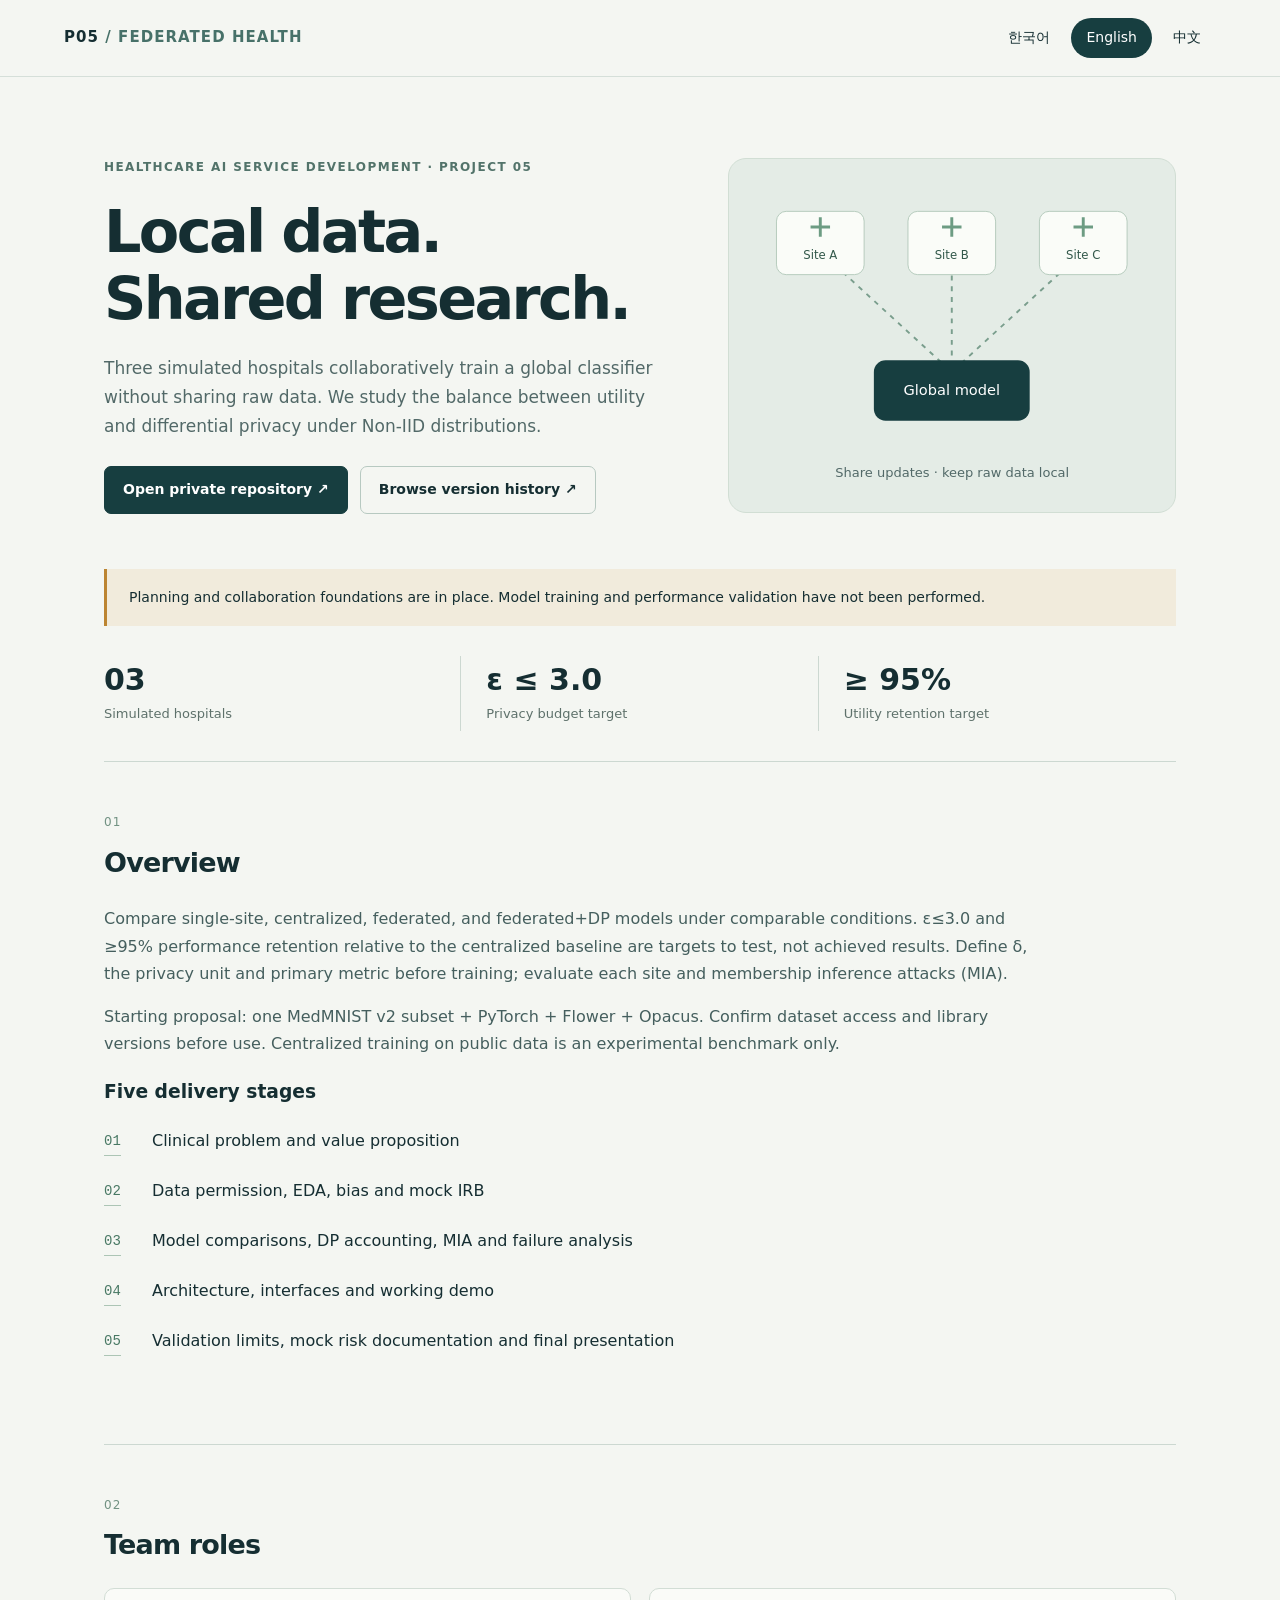
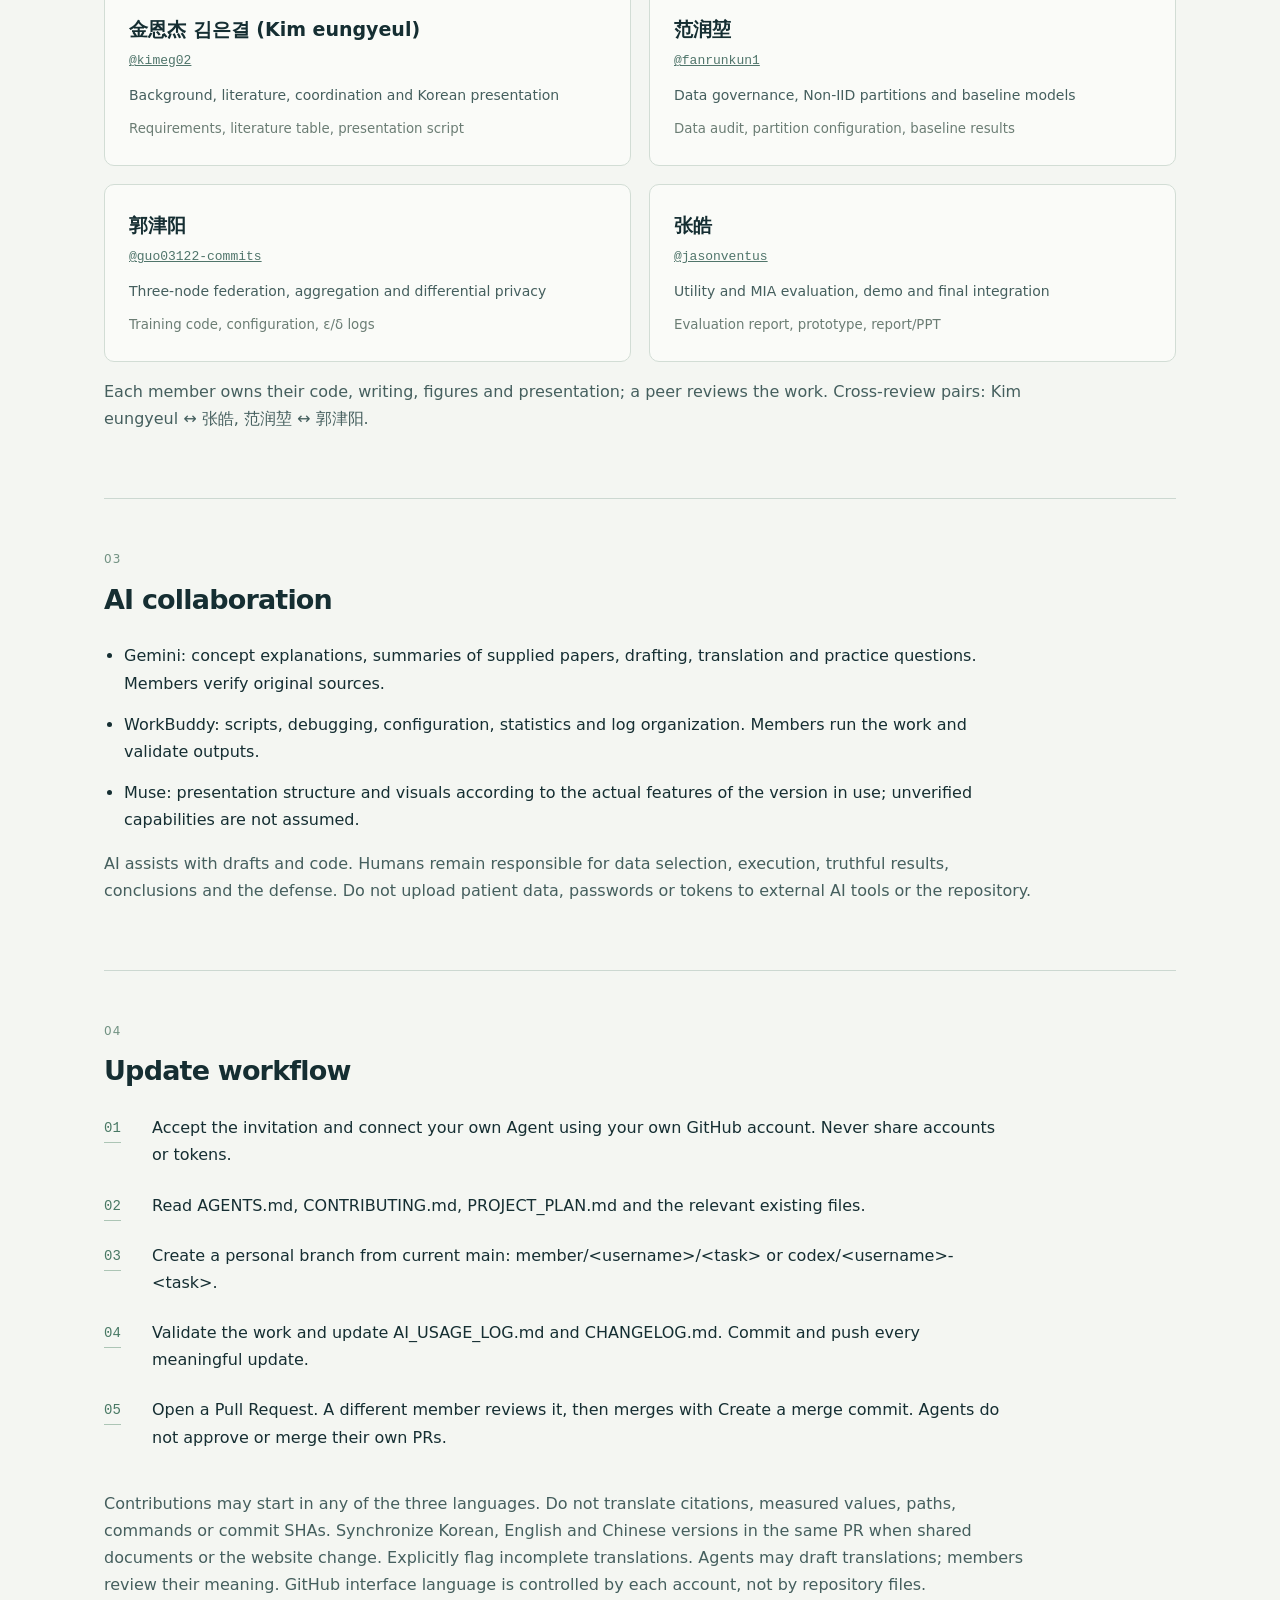
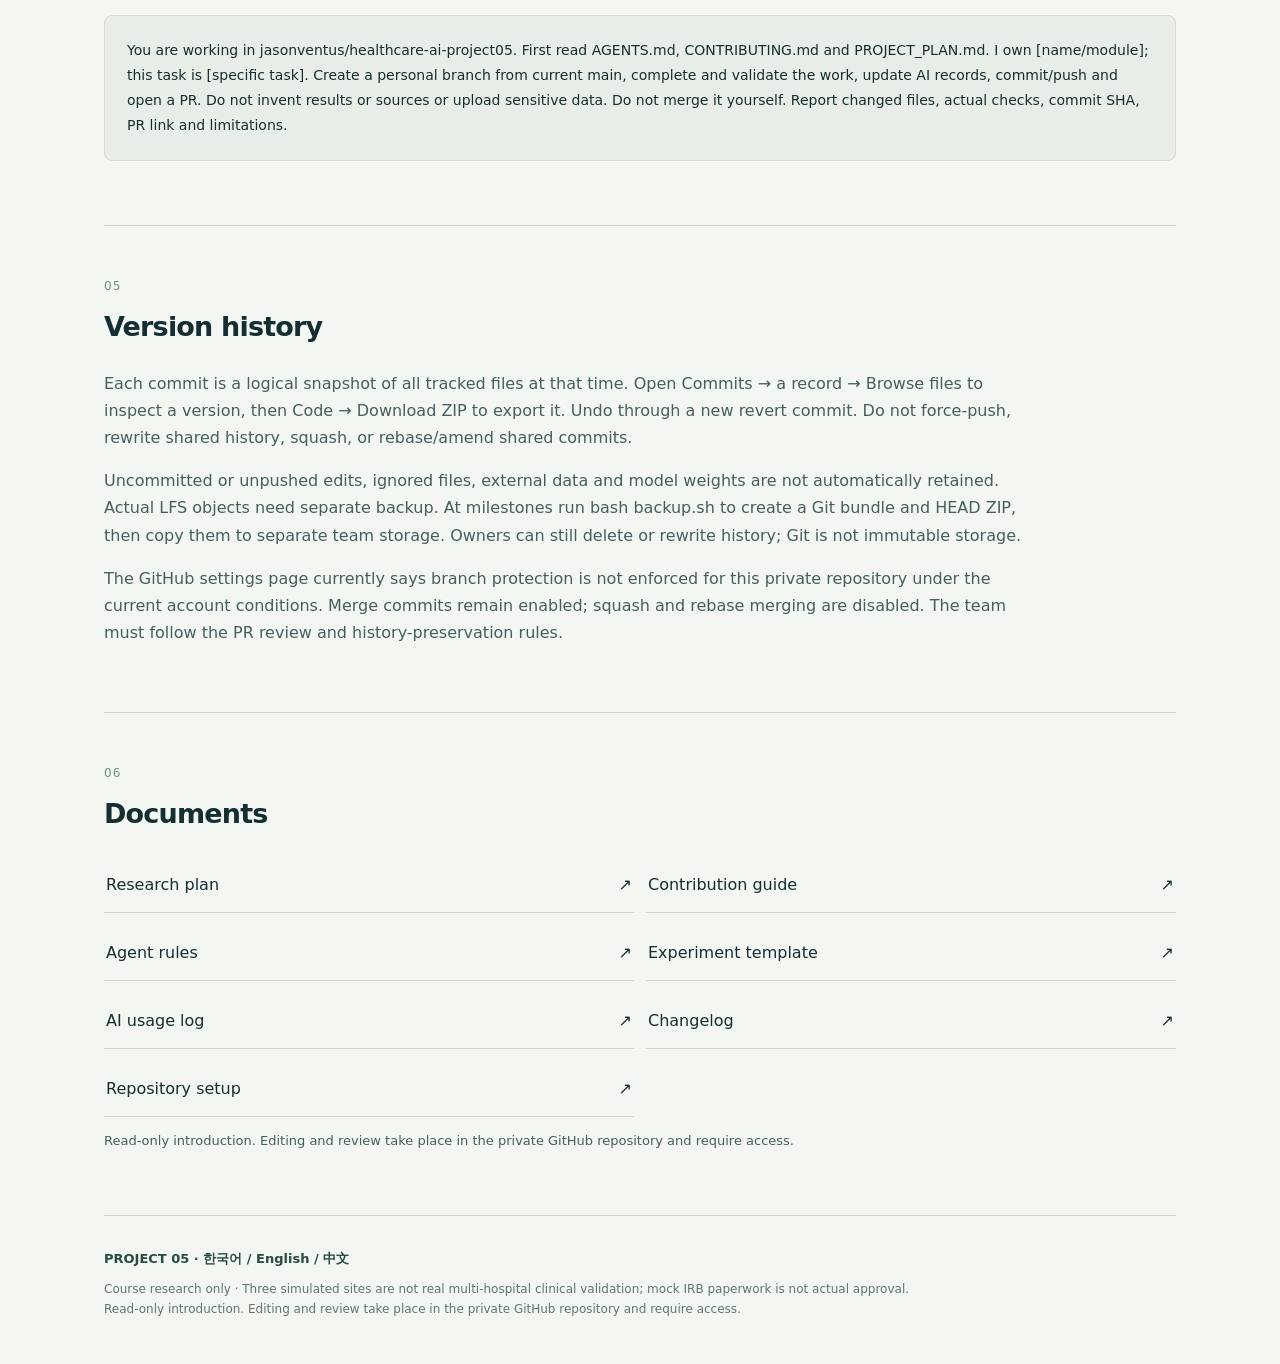
<file: versions/before-v2/en.html>
<!doctype html><html translate="no" lang="en"><head><meta charset="utf-8"><meta name="google" content="notranslate"><meta name="viewport" content="width=device-width,initial-scale=1"><meta name="description" content="Three simulated hospitals collaboratively train a global classifier without sharing raw data. We study the balance between utility and differential privacy under Non-IID distributions."><title>Project 05 · Healthcare AI Federated Learning Lab</title><style>*{box-sizing:border-box}html{scroll-behavior:smooth;scroll-padding-top:100px}body{margin:0;background:#f4f6f2;color:#152e32;font:16px/1.7 system-ui,-apple-system,BlinkMacSystemFont,"Segoe UI",sans-serif}a{color:inherit}a:focus-visible{outline:3px solid #e09b35;outline-offset:5px}header{position:sticky;top:0;z-index:5;background:#f4f6f2f5;border-bottom:1px solid #d5dfd9;padding:18px max(5vw,20px);display:flex;gap:20px;align-items:center;justify-content:space-between}.brand{font-size:15px;font-weight:750;text-decoration:none;letter-spacing:.07em}.brand span{color:#477169}nav{display:flex;gap:6px}nav a{padding:7px 14px;text-decoration:none;border:1px solid transparent;border-radius:30px;font-size:14px}nav a[aria-current=page]{background:#173e40;color:white}main{max-width:1200px;margin:auto;padding:0 5vw}.hero{display:grid;grid-template-columns:1.25fr 1fr;gap:65px;padding:80px 0 55px;align-items:center}.eyebrow{font-size:12px;color:#52736a;font-weight:750;letter-spacing:.12em}.hero h1{font-size:clamp(36px,4.6vw,66px);line-height:1.13;letter-spacing:-.045em;margin:22px 0}.hero p{color:#526968;max-width:580px;font-size:17px}.links{display:flex;flex-wrap:wrap;gap:12px;margin-top:25px}.button{display:inline-block;text-decoration:none;border-radius:7px;border:1px solid #b7c9c1;padding:11px 18px;font-size:14px;font-weight:650}.button.primary{background:#173e40;color:white;border-color:#173e40}.diagram{background:#e4ece6;border:1px solid #d1ded4;border-radius:18px;padding:28px}.diagram svg{display:block;width:100%;height:auto}.diagram p{font-size:13px;text-align:center;margin:12px 0 0}.notice{padding:17px 22px;border-left:3px solid #bc8532;background:#f1ebdc;font-size:14px}.metrics{display:grid;grid-template-columns:repeat(3,1fr);padding:30px 0;border-bottom:1px solid #ccd8d1}.metric{padding:5px 25px;border-right:1px solid #ccd8d1}.metric:first-child{padding-left:0}.metric:last-child{border:0}.metric strong{display:block;font-size:30px;line-height:1.25}.metric span{font-size:13px;color:#5e716b}.section{padding:50px 0;border-bottom:1px solid #ccd8d1}.section h2{font-size:27px;letter-spacing:-.03em;margin:0 0 20px}.section p{max-width:930px;color:#455f5e}.section-num{color:#729283;font-size:12px;display:block;letter-spacing:.1em;margin-bottom:7px}.team{display:grid;grid-template-columns:repeat(2,1fr);gap:18px}.person{padding:24px;border:1px solid #d2ddd5;border-radius:10px;background:#fafbf8}.person h3{margin:0;font-size:19px}.person .handle{font:13px/1.5 ui-monospace,monospace;color:#50756b}.person p{font-size:14px;margin:12px 0 0}.person small{display:block;color:#6b7d74;margin-top:10px}.flow{counter-reset:n;list-style:none;padding:0}.flow li{counter-increment:n;position:relative;padding:0 0 23px 48px;max-width:900px}.flow li:before{content:counter(n,decimal-leading-zero);position:absolute;left:0;top:0;font:14px/28px ui-monospace,monospace;color:#487864;border-bottom:1px solid #acc5b5}.tool-list{padding-left:20px}.tool-list li{margin:14px 0;max-width:900px}.docs{display:grid;grid-template-columns:repeat(2,1fr);gap:12px}.doc{display:flex;justify-content:space-between;gap:10px;border-bottom:1px solid #ccd8d1;padding:14px 2px;text-decoration:none}.doc:hover{color:#14755a}.access{font-size:13px;color:#61786e}.prompt{white-space:pre-wrap;word-break:break-word;background:#e8eee7;border:1px solid #d0ddd0;border-radius:8px;padding:22px;font:14px/1.8 system-ui}.footer{max-width:1200px;margin:auto;padding:32px 5vw 45px;color:#60766e;font-size:12px}.footer strong{display:block;color:#274c43;font-size:13px;margin-bottom:8px}@media(max-width:760px){header{padding:13px 18px;gap:6px}.brand{font-size:12px;letter-spacing:0}nav a{padding:6px 9px;font-size:12px}.hero{grid-template-columns:1fr;gap:25px;padding:40px 0 30px}.diagram{padding:15px}.hero h1{font-size:40px}.team,.docs{grid-template-columns:1fr}.metric{padding:5px 10px}.metric strong{font-size:25px}.metric span{font-size:11px}.section{padding:35px 0}.section h2{font-size:24px}}@media(prefers-reduced-motion:reduce){html{scroll-behavior:auto}}</style></head><body><header><a class="brand" href="en.html">P05 <span>/ FEDERATED HEALTH</span></a><nav aria-label="Language / 언어 / 语言"><a lang="ko" href="index.html">한국어</a><a lang="en" href="en.html" aria-current="page">English</a><a lang="zh" href="zh.html">中文</a></nav></header><main><section class="hero"><div><div class="eyebrow">HEALTHCARE AI SERVICE DEVELOPMENT · PROJECT 05</div><h1>Local data. Shared research.</h1><p>Three simulated hospitals collaboratively train a global classifier without sharing raw data. We study the balance between utility and differential privacy under Non-IID distributions.</p><div class="links"><a class="button primary" href="https://github.com/jasonventus/healthcare-ai-project05">Open private repository ↗</a><a class="button" href="https://github.com/jasonventus/healthcare-ai-project05/commits/main/">Browse version history ↗</a></div></div><div class="diagram"><svg viewBox="0 0 400 270" role="img" aria-label="Share updates · keep raw data local"><path d="M80 80 L200 190 L320 80 M200 80 V190" fill="none" stroke="#7a9e8d" stroke-width="2" stroke-dasharray="5 6"/><rect x="20" y="25" width="90" height="65" rx="10" fill="#fafcf8" stroke="#b5cbbd"/><path d="M55 41 h20 M65 31 v20" stroke="#6d9c83" stroke-width="3"/><text x="65" y="74" text-anchor="middle" fill="#32584a" font-size="12">Site A</text><rect x="155" y="25" width="90" height="65" rx="10" fill="#fafcf8" stroke="#b5cbbd"/><path d="M190 41 h20 M200 31 v20" stroke="#6d9c83" stroke-width="3"/><text x="200" y="74" text-anchor="middle" fill="#32584a" font-size="12">Site B</text><rect x="290" y="25" width="90" height="65" rx="10" fill="#fafcf8" stroke="#b5cbbd"/><path d="M325 41 h20 M335 31 v20" stroke="#6d9c83" stroke-width="3"/><text x="335" y="74" text-anchor="middle" fill="#32584a" font-size="12">Site C</text><rect x="120" y="178" width="160" height="62" rx="12" fill="#173e40"/><text x="200" y="214" text-anchor="middle" fill="white" font-size="15">Global model</text></svg><p>Share updates · keep raw data local</p></div></section><div class="notice" role="note">Planning and collaboration foundations are in place. Model training and performance validation have not been performed.</div><div class="metrics"><div class="metric"><strong>03</strong><span>Simulated hospitals</span></div><div class="metric"><strong>ε ≤ 3.0</strong><span>Privacy budget target</span></div><div class="metric"><strong>≥ 95%</strong><span>Utility retention target</span></div></div><section class="section" id="s0"><span class="section-num">01</span><h2>Overview</h2><p>Compare single-site, centralized, federated, and federated+DP models under comparable conditions. ε≤3.0 and ≥95% performance retention relative to the centralized baseline are targets to test, not achieved results. Define δ, the privacy unit and primary metric before training; evaluate each site and membership inference attacks (MIA).</p><p>Starting proposal: one MedMNIST v2 subset + PyTorch + Flower + Opacus. Confirm dataset access and library versions before use. Centralized training on public data is an experimental benchmark only.</p><h3>Five delivery stages</h3><ol class="flow"><li>Clinical problem and value proposition</li><li>Data permission, EDA, bias and mock IRB</li><li>Model comparisons, DP accounting, MIA and failure analysis</li><li>Architecture, interfaces and working demo</li><li>Validation limits, mock risk documentation and final presentation</li></ol></section><section class="section" id="s1"><span class="section-num">02</span><h2>Team roles</h2><div class="team"><article class="person"><h3>金恩杰 김은결 (Kim eungyeul)</h3><a class="handle" href="https://github.com/kimeg02">@kimeg02</a><p>Background, literature, coordination and Korean presentation</p><small>Requirements, literature table, presentation script</small></article><article class="person"><h3>范润堃</h3><a class="handle" href="https://github.com/fanrunkun1">@fanrunkun1</a><p>Data governance, Non-IID partitions and baseline models</p><small>Data audit, partition configuration, baseline results</small></article><article class="person"><h3>郭津阳</h3><a class="handle" href="https://github.com/guo03122-commits">@guo03122-commits</a><p>Three-node federation, aggregation and differential privacy</p><small>Training code, configuration, ε/δ logs</small></article><article class="person"><h3>张皓</h3><a class="handle" href="https://github.com/jasonventus">@jasonventus</a><p>Utility and MIA evaluation, demo and final integration</p><small>Evaluation report, prototype, report/PPT</small></article></div><p>Each member owns their code, writing, figures and presentation; a peer reviews the work. Cross-review pairs: Kim eungyeul ↔ 张皓, 范润堃 ↔ 郭津阳.</p></section><section class="section" id="s2"><span class="section-num">03</span><h2>AI collaboration</h2><ul class="tool-list"><li>Gemini: concept explanations, summaries of supplied papers, drafting, translation and practice questions. Members verify original sources.</li><li>WorkBuddy: scripts, debugging, configuration, statistics and log organization. Members run the work and validate outputs.</li><li>Muse: presentation structure and visuals according to the actual features of the version in use; unverified capabilities are not assumed.</li></ul><p>AI assists with drafts and code. Humans remain responsible for data selection, execution, truthful results, conclusions and the defense. Do not upload patient data, passwords or tokens to external AI tools or the repository.</p></section><section class="section" id="s3"><span class="section-num">04</span><h2>Update workflow</h2><ol class="flow"><li>Accept the invitation and connect your own Agent using your own GitHub account. Never share accounts or tokens.</li><li>Read AGENTS.md, CONTRIBUTING.md, PROJECT_PLAN.md and the relevant existing files.</li><li>Create a personal branch from current main: member/&lt;username&gt;/&lt;task&gt; or codex/&lt;username&gt;-&lt;task&gt;.</li><li>Validate the work and update AI_USAGE_LOG.md and CHANGELOG.md. Commit and push every meaningful update.</li><li>Open a Pull Request. A different member reviews it, then merges with Create a merge commit. Agents do not approve or merge their own PRs.</li></ol><p>Contributions may start in any of the three languages. Do not translate citations, measured values, paths, commands or commit SHAs. Synchronize Korean, English and Chinese versions in the same PR when shared documents or the website change. Explicitly flag incomplete translations. Agents may draft translations; members review their meaning. GitHub interface language is controlled by each account, not by repository files.</p><pre class="prompt">You are working in jasonventus/healthcare-ai-project05. First read AGENTS.md, CONTRIBUTING.md and PROJECT_PLAN.md. I own [name/module]; this task is [specific task]. Create a personal branch from current main, complete and validate the work, update AI records, commit/push and open a PR. Do not invent results or sources or upload sensitive data. Do not merge it yourself. Report changed files, actual checks, commit SHA, PR link and limitations.</pre></section><section class="section" id="s4"><span class="section-num">05</span><h2>Version history</h2><p>Each commit is a logical snapshot of all tracked files at that time. Open Commits → a record → Browse files to inspect a version, then Code → Download ZIP to export it. Undo through a new revert commit. Do not force-push, rewrite shared history, squash, or rebase/amend shared commits.</p><p>Uncommitted or unpushed edits, ignored files, external data and model weights are not automatically retained. Actual LFS objects need separate backup. At milestones run bash backup.sh to create a Git bundle and HEAD ZIP, then copy them to separate team storage. Owners can still delete or rewrite history; Git is not immutable storage.</p><p>The GitHub settings page currently says branch protection is not enforced for this private repository under the current account conditions. Merge commits remain enabled; squash and rebase merging are disabled. The team must follow the PR review and history-preservation rules.</p></section><section class="section" id="s5"><span class="section-num">06</span><h2>Documents</h2><div class="docs"><a class="doc" href="https://github.com/jasonventus/healthcare-ai-project05/blob/codex/trilingual-collaboration/PROJECT_PLAN.md#en"><span>Research plan</span><span aria-hidden="true">↗</span></a><a class="doc" href="https://github.com/jasonventus/healthcare-ai-project05/blob/codex/trilingual-collaboration/CONTRIBUTING.md#en"><span>Contribution guide</span><span aria-hidden="true">↗</span></a><a class="doc" href="https://github.com/jasonventus/healthcare-ai-project05/blob/codex/trilingual-collaboration/AGENTS.md#en"><span>Agent rules</span><span aria-hidden="true">↗</span></a><a class="doc" href="https://github.com/jasonventus/healthcare-ai-project05/blob/codex/trilingual-collaboration/EXPERIMENT_TEMPLATE.md#en"><span>Experiment template</span><span aria-hidden="true">↗</span></a><a class="doc" href="https://github.com/jasonventus/healthcare-ai-project05/blob/codex/trilingual-collaboration/AI_USAGE_LOG.md#en"><span>AI usage log</span><span aria-hidden="true">↗</span></a><a class="doc" href="https://github.com/jasonventus/healthcare-ai-project05/blob/codex/trilingual-collaboration/CHANGELOG.md#en"><span>Changelog</span><span aria-hidden="true">↗</span></a><a class="doc" href="https://github.com/jasonventus/healthcare-ai-project05/blob/codex/trilingual-collaboration/GITHUB_SETUP.md#en"><span>Repository setup</span><span aria-hidden="true">↗</span></a></div><p class="access">Read-only introduction. Editing and review take place in the private GitHub repository and require access.</p></section></main><footer class="footer"><strong>PROJECT 05 · 한국어 / English / 中文</strong>Course research only · Three simulated sites are not real multi-hospital clinical validation; mock IRB paperwork is not actual approval.<br>Read-only introduction. Editing and review take place in the private GitHub repository and require access.</footer></body></html>
</file>
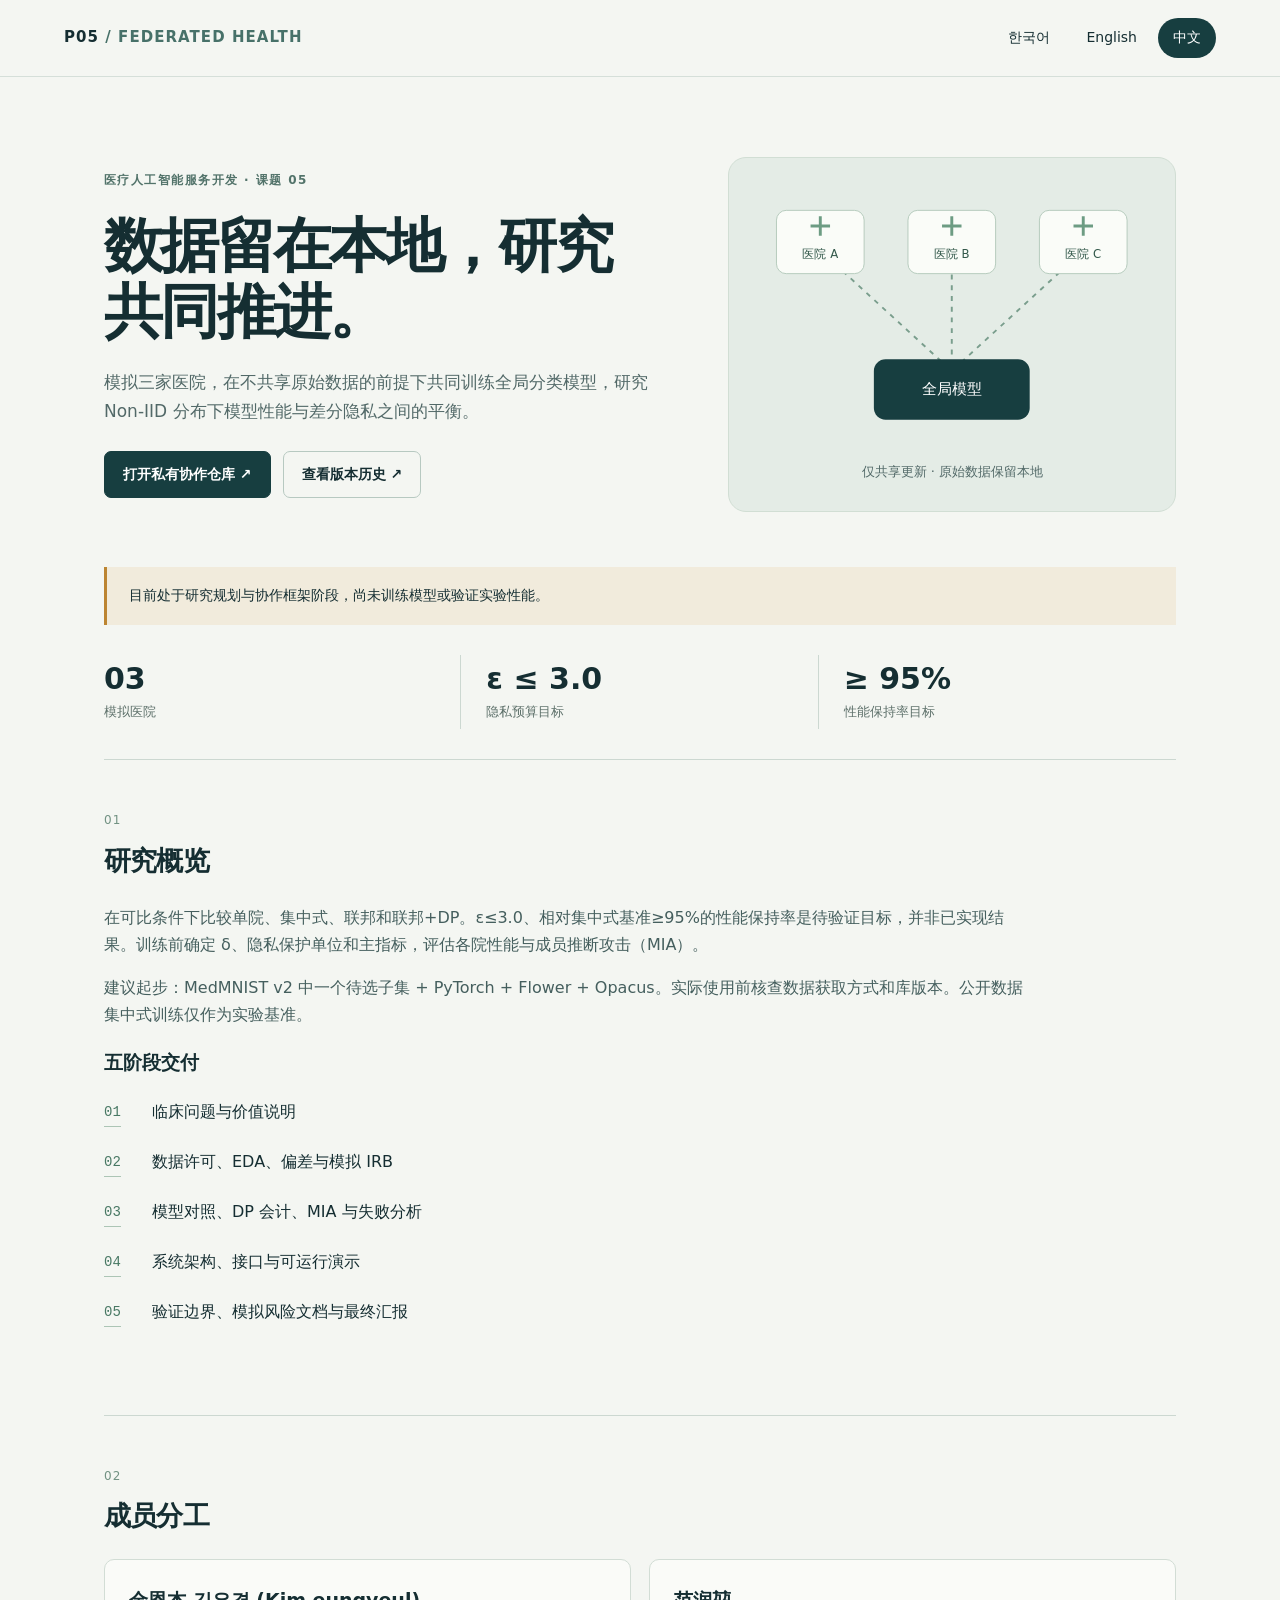
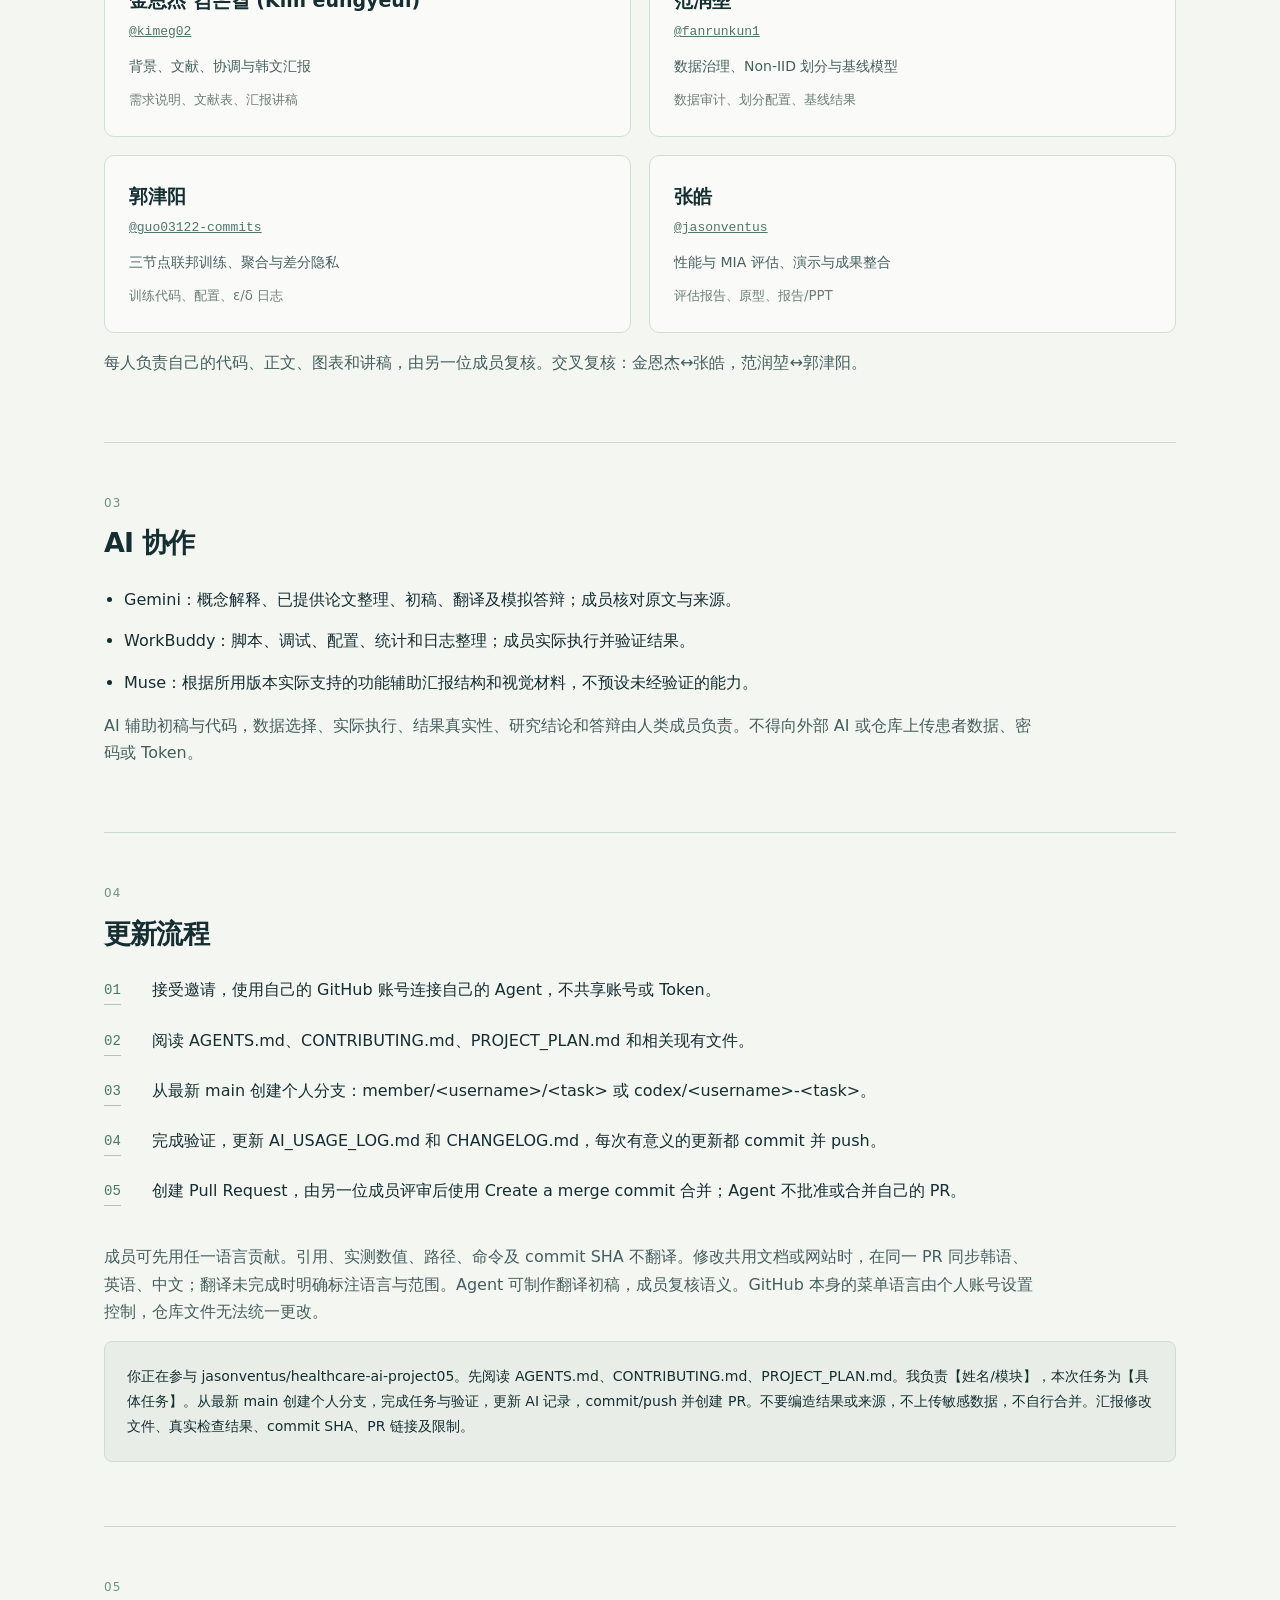
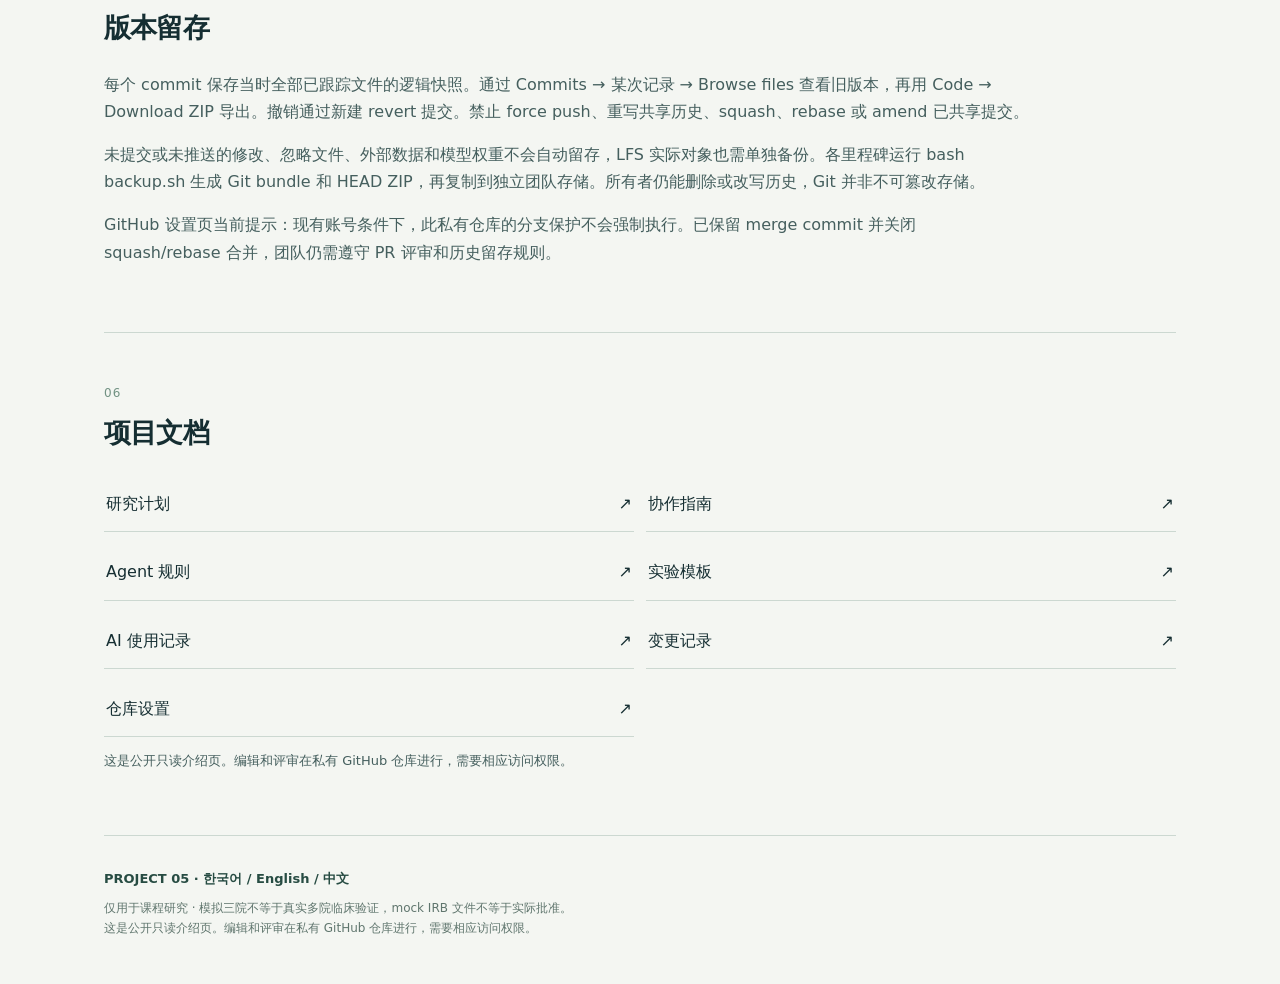
<file: versions/before-v2/zh.html>
<!doctype html><html translate="no" lang="zh-CN"><head><meta charset="utf-8"><meta name="google" content="notranslate"><meta name="viewport" content="width=device-width,initial-scale=1"><meta name="description" content="模拟三家医院，在不共享原始数据的前提下共同训练全局分类模型，研究 Non-IID 分布下模型性能与差分隐私之间的平衡。"><title>Project 05 · 医疗 AI 联邦学习共创空间</title><style>*{box-sizing:border-box}html{scroll-behavior:smooth;scroll-padding-top:100px}body{margin:0;background:#f4f6f2;color:#152e32;font:16px/1.7 system-ui,-apple-system,BlinkMacSystemFont,"Segoe UI",sans-serif}a{color:inherit}a:focus-visible{outline:3px solid #e09b35;outline-offset:5px}header{position:sticky;top:0;z-index:5;background:#f4f6f2f5;border-bottom:1px solid #d5dfd9;padding:18px max(5vw,20px);display:flex;gap:20px;align-items:center;justify-content:space-between}.brand{font-size:15px;font-weight:750;text-decoration:none;letter-spacing:.07em}.brand span{color:#477169}nav{display:flex;gap:6px}nav a{padding:7px 14px;text-decoration:none;border:1px solid transparent;border-radius:30px;font-size:14px}nav a[aria-current=page]{background:#173e40;color:white}main{max-width:1200px;margin:auto;padding:0 5vw}.hero{display:grid;grid-template-columns:1.25fr 1fr;gap:65px;padding:80px 0 55px;align-items:center}.eyebrow{font-size:12px;color:#52736a;font-weight:750;letter-spacing:.12em}.hero h1{font-size:clamp(36px,4.6vw,66px);line-height:1.13;letter-spacing:-.045em;margin:22px 0}.hero p{color:#526968;max-width:580px;font-size:17px}.links{display:flex;flex-wrap:wrap;gap:12px;margin-top:25px}.button{display:inline-block;text-decoration:none;border-radius:7px;border:1px solid #b7c9c1;padding:11px 18px;font-size:14px;font-weight:650}.button.primary{background:#173e40;color:white;border-color:#173e40}.diagram{background:#e4ece6;border:1px solid #d1ded4;border-radius:18px;padding:28px}.diagram svg{display:block;width:100%;height:auto}.diagram p{font-size:13px;text-align:center;margin:12px 0 0}.notice{padding:17px 22px;border-left:3px solid #bc8532;background:#f1ebdc;font-size:14px}.metrics{display:grid;grid-template-columns:repeat(3,1fr);padding:30px 0;border-bottom:1px solid #ccd8d1}.metric{padding:5px 25px;border-right:1px solid #ccd8d1}.metric:first-child{padding-left:0}.metric:last-child{border:0}.metric strong{display:block;font-size:30px;line-height:1.25}.metric span{font-size:13px;color:#5e716b}.section{padding:50px 0;border-bottom:1px solid #ccd8d1}.section h2{font-size:27px;letter-spacing:-.03em;margin:0 0 20px}.section p{max-width:930px;color:#455f5e}.section-num{color:#729283;font-size:12px;display:block;letter-spacing:.1em;margin-bottom:7px}.team{display:grid;grid-template-columns:repeat(2,1fr);gap:18px}.person{padding:24px;border:1px solid #d2ddd5;border-radius:10px;background:#fafbf8}.person h3{margin:0;font-size:19px}.person .handle{font:13px/1.5 ui-monospace,monospace;color:#50756b}.person p{font-size:14px;margin:12px 0 0}.person small{display:block;color:#6b7d74;margin-top:10px}.flow{counter-reset:n;list-style:none;padding:0}.flow li{counter-increment:n;position:relative;padding:0 0 23px 48px;max-width:900px}.flow li:before{content:counter(n,decimal-leading-zero);position:absolute;left:0;top:0;font:14px/28px ui-monospace,monospace;color:#487864;border-bottom:1px solid #acc5b5}.tool-list{padding-left:20px}.tool-list li{margin:14px 0;max-width:900px}.docs{display:grid;grid-template-columns:repeat(2,1fr);gap:12px}.doc{display:flex;justify-content:space-between;gap:10px;border-bottom:1px solid #ccd8d1;padding:14px 2px;text-decoration:none}.doc:hover{color:#14755a}.access{font-size:13px;color:#61786e}.prompt{white-space:pre-wrap;word-break:break-word;background:#e8eee7;border:1px solid #d0ddd0;border-radius:8px;padding:22px;font:14px/1.8 system-ui}.footer{max-width:1200px;margin:auto;padding:32px 5vw 45px;color:#60766e;font-size:12px}.footer strong{display:block;color:#274c43;font-size:13px;margin-bottom:8px}@media(max-width:760px){header{padding:13px 18px;gap:6px}.brand{font-size:12px;letter-spacing:0}nav a{padding:6px 9px;font-size:12px}.hero{grid-template-columns:1fr;gap:25px;padding:40px 0 30px}.diagram{padding:15px}.hero h1{font-size:40px}.team,.docs{grid-template-columns:1fr}.metric{padding:5px 10px}.metric strong{font-size:25px}.metric span{font-size:11px}.section{padding:35px 0}.section h2{font-size:24px}}@media(prefers-reduced-motion:reduce){html{scroll-behavior:auto}}</style></head><body><header><a class="brand" href="zh.html">P05 <span>/ FEDERATED HEALTH</span></a><nav aria-label="Language / 언어 / 语言"><a lang="ko" href="index.html">한국어</a><a lang="en" href="en.html">English</a><a lang="zh" href="zh.html" aria-current="page">中文</a></nav></header><main><section class="hero"><div><div class="eyebrow">医疗人工智能服务开发 · 课题 05</div><h1>数据留在本地，研究共同推进。</h1><p>模拟三家医院，在不共享原始数据的前提下共同训练全局分类模型，研究 Non-IID 分布下模型性能与差分隐私之间的平衡。</p><div class="links"><a class="button primary" href="https://github.com/jasonventus/healthcare-ai-project05">打开私有协作仓库 ↗</a><a class="button" href="https://github.com/jasonventus/healthcare-ai-project05/commits/main/">查看版本历史 ↗</a></div></div><div class="diagram"><svg viewBox="0 0 400 270" role="img" aria-label="仅共享更新 · 原始数据保留本地"><path d="M80 80 L200 190 L320 80 M200 80 V190" fill="none" stroke="#7a9e8d" stroke-width="2" stroke-dasharray="5 6"/><rect x="20" y="25" width="90" height="65" rx="10" fill="#fafcf8" stroke="#b5cbbd"/><path d="M55 41 h20 M65 31 v20" stroke="#6d9c83" stroke-width="3"/><text x="65" y="74" text-anchor="middle" fill="#32584a" font-size="12">医院 A</text><rect x="155" y="25" width="90" height="65" rx="10" fill="#fafcf8" stroke="#b5cbbd"/><path d="M190 41 h20 M200 31 v20" stroke="#6d9c83" stroke-width="3"/><text x="200" y="74" text-anchor="middle" fill="#32584a" font-size="12">医院 B</text><rect x="290" y="25" width="90" height="65" rx="10" fill="#fafcf8" stroke="#b5cbbd"/><path d="M325 41 h20 M335 31 v20" stroke="#6d9c83" stroke-width="3"/><text x="335" y="74" text-anchor="middle" fill="#32584a" font-size="12">医院 C</text><rect x="120" y="178" width="160" height="62" rx="12" fill="#173e40"/><text x="200" y="214" text-anchor="middle" fill="white" font-size="15">全局模型</text></svg><p>仅共享更新 · 原始数据保留本地</p></div></section><div class="notice" role="note">目前处于研究规划与协作框架阶段，尚未训练模型或验证实验性能。</div><div class="metrics"><div class="metric"><strong>03</strong><span>模拟医院</span></div><div class="metric"><strong>ε ≤ 3.0</strong><span>隐私预算目标</span></div><div class="metric"><strong>≥ 95%</strong><span>性能保持率目标</span></div></div><section class="section" id="s0"><span class="section-num">01</span><h2>研究概览</h2><p>在可比条件下比较单院、集中式、联邦和联邦+DP。ε≤3.0、相对集中式基准≥95%的性能保持率是待验证目标，并非已实现结果。训练前确定 δ、隐私保护单位和主指标，评估各院性能与成员推断攻击（MIA）。</p><p>建议起步：MedMNIST v2 中一个待选子集 + PyTorch + Flower + Opacus。实际使用前核查数据获取方式和库版本。公开数据集中式训练仅作为实验基准。</p><h3>五阶段交付</h3><ol class="flow"><li>临床问题与价值说明</li><li>数据许可、EDA、偏差与模拟 IRB</li><li>模型对照、DP 会计、MIA 与失败分析</li><li>系统架构、接口与可运行演示</li><li>验证边界、模拟风险文档与最终汇报</li></ol></section><section class="section" id="s1"><span class="section-num">02</span><h2>成员分工</h2><div class="team"><article class="person"><h3>金恩杰 김은결 (Kim eungyeul)</h3><a class="handle" href="https://github.com/kimeg02">@kimeg02</a><p>背景、文献、协调与韩文汇报</p><small>需求说明、文献表、汇报讲稿</small></article><article class="person"><h3>范润堃</h3><a class="handle" href="https://github.com/fanrunkun1">@fanrunkun1</a><p>数据治理、Non-IID 划分与基线模型</p><small>数据审计、划分配置、基线结果</small></article><article class="person"><h3>郭津阳</h3><a class="handle" href="https://github.com/guo03122-commits">@guo03122-commits</a><p>三节点联邦训练、聚合与差分隐私</p><small>训练代码、配置、ε/δ 日志</small></article><article class="person"><h3>张皓</h3><a class="handle" href="https://github.com/jasonventus">@jasonventus</a><p>性能与 MIA 评估、演示与成果整合</p><small>评估报告、原型、报告/PPT</small></article></div><p>每人负责自己的代码、正文、图表和讲稿，由另一位成员复核。交叉复核：金恩杰↔张皓，范润堃↔郭津阳。</p></section><section class="section" id="s2"><span class="section-num">03</span><h2>AI 协作</h2><ul class="tool-list"><li>Gemini：概念解释、已提供论文整理、初稿、翻译及模拟答辩；成员核对原文与来源。</li><li>WorkBuddy：脚本、调试、配置、统计和日志整理；成员实际执行并验证结果。</li><li>Muse：根据所用版本实际支持的功能辅助汇报结构和视觉材料，不预设未经验证的能力。</li></ul><p>AI 辅助初稿与代码，数据选择、实际执行、结果真实性、研究结论和答辩由人类成员负责。不得向外部 AI 或仓库上传患者数据、密码或 Token。</p></section><section class="section" id="s3"><span class="section-num">04</span><h2>更新流程</h2><ol class="flow"><li>接受邀请，使用自己的 GitHub 账号连接自己的 Agent，不共享账号或 Token。</li><li>阅读 AGENTS.md、CONTRIBUTING.md、PROJECT_PLAN.md 和相关现有文件。</li><li>从最新 main 创建个人分支：member/&lt;username&gt;/&lt;task&gt; 或 codex/&lt;username&gt;-&lt;task&gt;。</li><li>完成验证，更新 AI_USAGE_LOG.md 和 CHANGELOG.md，每次有意义的更新都 commit 并 push。</li><li>创建 Pull Request，由另一位成员评审后使用 Create a merge commit 合并；Agent 不批准或合并自己的 PR。</li></ol><p>成员可先用任一语言贡献。引用、实测数值、路径、命令及 commit SHA 不翻译。修改共用文档或网站时，在同一 PR 同步韩语、英语、中文；翻译未完成时明确标注语言与范围。Agent 可制作翻译初稿，成员复核语义。GitHub 本身的菜单语言由个人账号设置控制，仓库文件无法统一更改。</p><pre class="prompt">你正在参与 jasonventus/healthcare-ai-project05。先阅读 AGENTS.md、CONTRIBUTING.md、PROJECT_PLAN.md。我负责【姓名/模块】，本次任务为【具体任务】。从最新 main 创建个人分支，完成任务与验证，更新 AI 记录，commit/push 并创建 PR。不要编造结果或来源，不上传敏感数据，不自行合并。汇报修改文件、真实检查结果、commit SHA、PR 链接及限制。</pre></section><section class="section" id="s4"><span class="section-num">05</span><h2>版本留存</h2><p>每个 commit 保存当时全部已跟踪文件的逻辑快照。通过 Commits → 某次记录 → Browse files 查看旧版本，再用 Code → Download ZIP 导出。撤销通过新建 revert 提交。禁止 force push、重写共享历史、squash、rebase 或 amend 已共享提交。</p><p>未提交或未推送的修改、忽略文件、外部数据和模型权重不会自动留存，LFS 实际对象也需单独备份。各里程碑运行 bash backup.sh 生成 Git bundle 和 HEAD ZIP，再复制到独立团队存储。所有者仍能删除或改写历史，Git 并非不可篡改存储。</p><p>GitHub 设置页当前提示：现有账号条件下，此私有仓库的分支保护不会强制执行。已保留 merge commit 并关闭 squash/rebase 合并，团队仍需遵守 PR 评审和历史留存规则。</p></section><section class="section" id="s5"><span class="section-num">06</span><h2>项目文档</h2><div class="docs"><a class="doc" href="https://github.com/jasonventus/healthcare-ai-project05/blob/codex/trilingual-collaboration/PROJECT_PLAN.md#zh"><span>研究计划</span><span aria-hidden="true">↗</span></a><a class="doc" href="https://github.com/jasonventus/healthcare-ai-project05/blob/codex/trilingual-collaboration/CONTRIBUTING.md#zh"><span>协作指南</span><span aria-hidden="true">↗</span></a><a class="doc" href="https://github.com/jasonventus/healthcare-ai-project05/blob/codex/trilingual-collaboration/AGENTS.md#zh"><span>Agent 规则</span><span aria-hidden="true">↗</span></a><a class="doc" href="https://github.com/jasonventus/healthcare-ai-project05/blob/codex/trilingual-collaboration/EXPERIMENT_TEMPLATE.md#zh"><span>实验模板</span><span aria-hidden="true">↗</span></a><a class="doc" href="https://github.com/jasonventus/healthcare-ai-project05/blob/codex/trilingual-collaboration/AI_USAGE_LOG.md#zh"><span>AI 使用记录</span><span aria-hidden="true">↗</span></a><a class="doc" href="https://github.com/jasonventus/healthcare-ai-project05/blob/codex/trilingual-collaboration/CHANGELOG.md#zh"><span>变更记录</span><span aria-hidden="true">↗</span></a><a class="doc" href="https://github.com/jasonventus/healthcare-ai-project05/blob/codex/trilingual-collaboration/GITHUB_SETUP.md#zh"><span>仓库设置</span><span aria-hidden="true">↗</span></a></div><p class="access">这是公开只读介绍页。编辑和评审在私有 GitHub 仓库进行，需要相应访问权限。</p></section></main><footer class="footer"><strong>PROJECT 05 · 한국어 / English / 中文</strong>仅用于课程研究 · 模拟三院不等于真实多院临床验证，mock IRB 文件不等于实际批准。<br>这是公开只读介绍页。编辑和评审在私有 GitHub 仓库进行，需要相应访问权限。</footer></body></html>
</file>
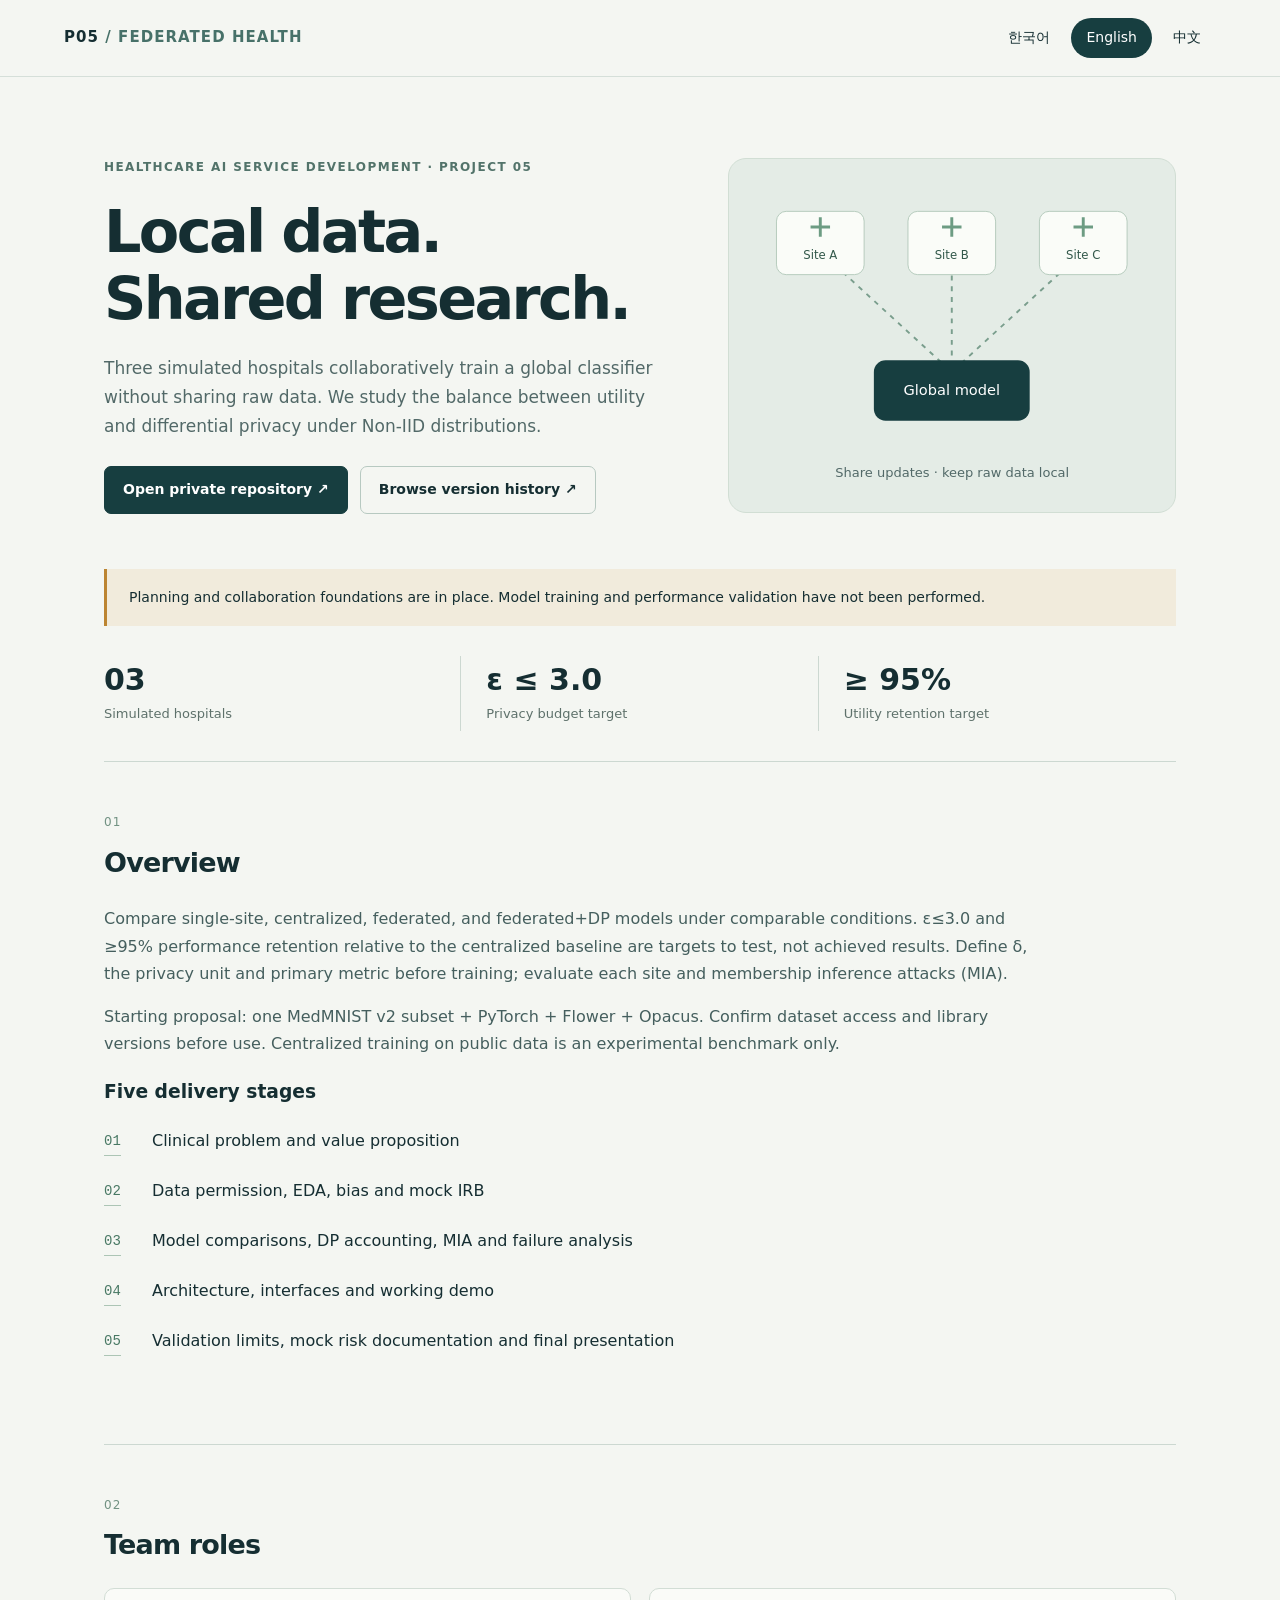
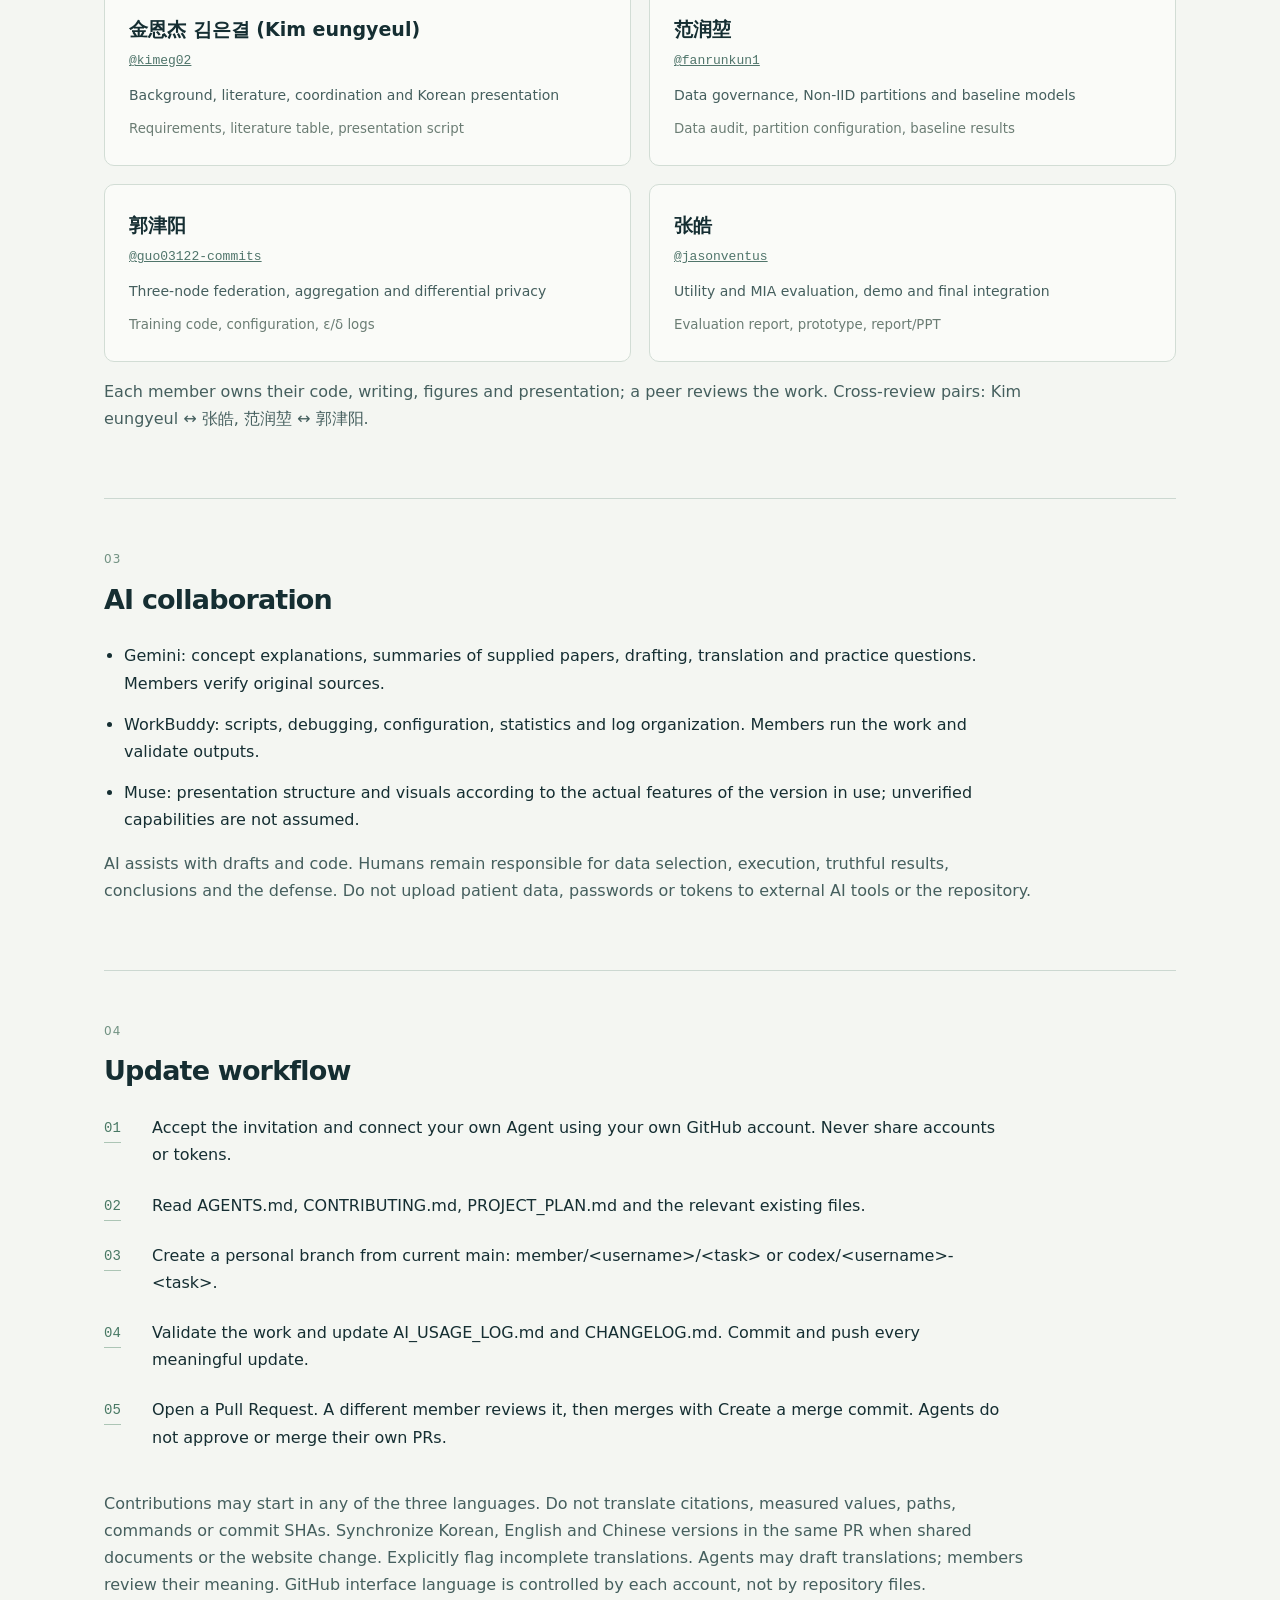
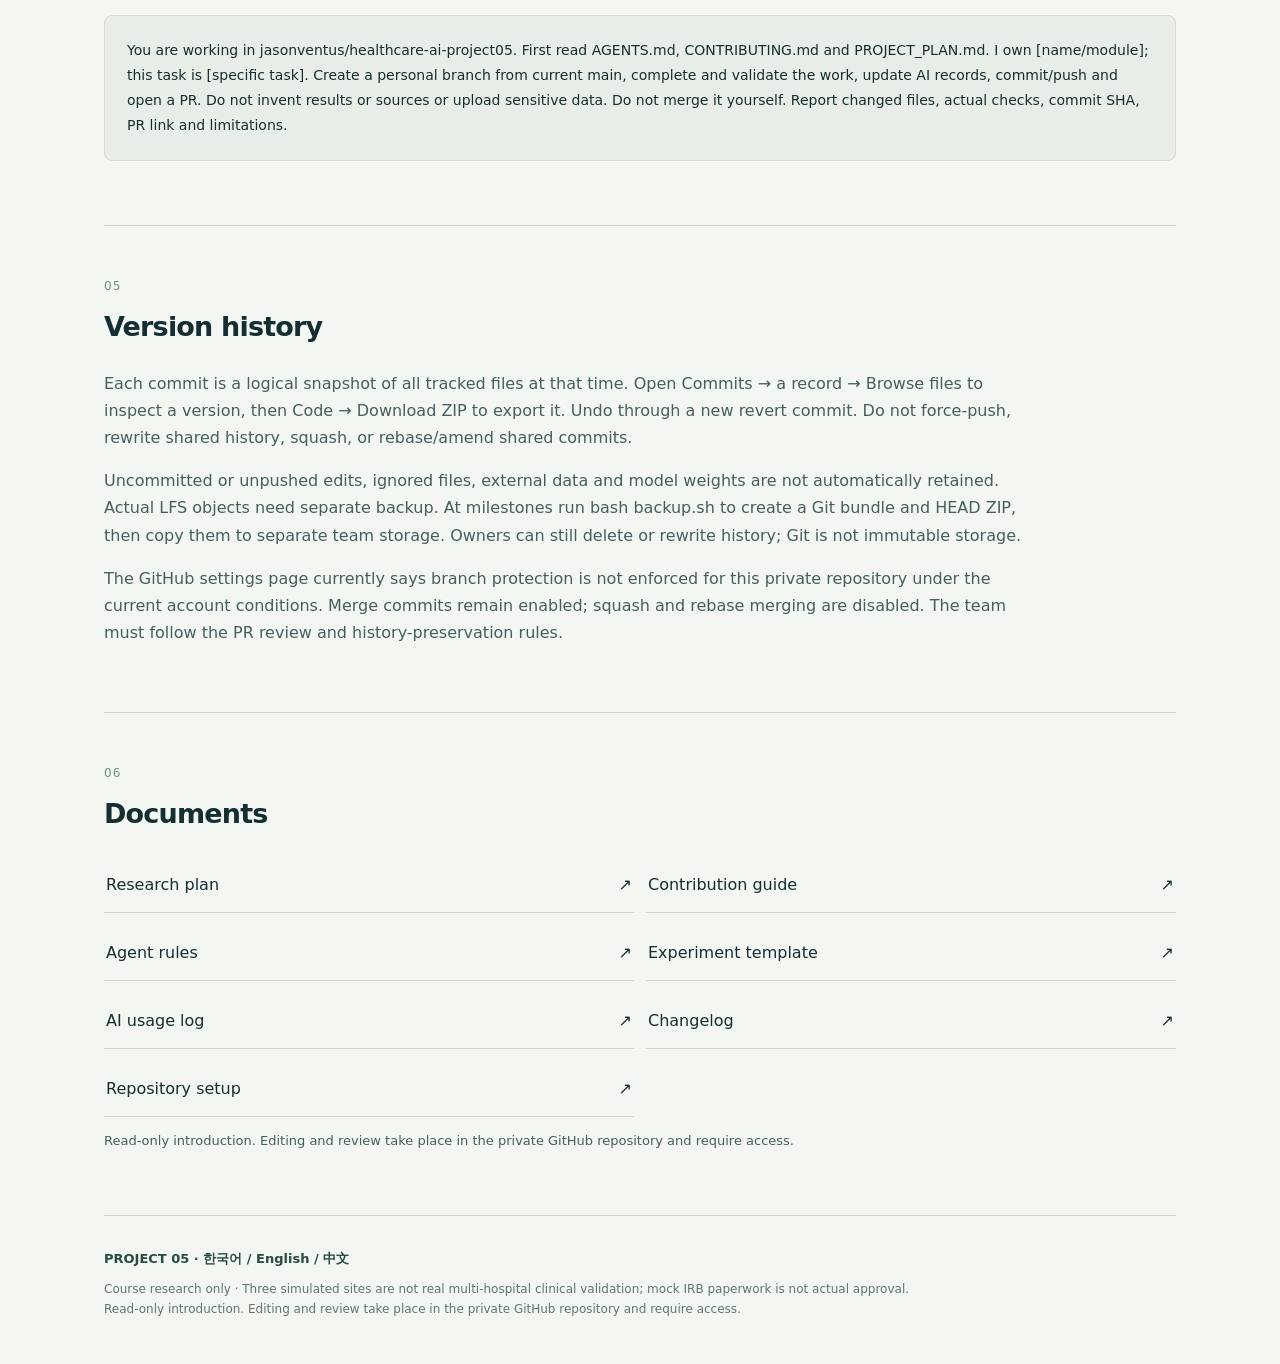
<file: versions/v1/en.html>
<!doctype html><html lang="en"><head><meta charset="utf-8"><meta name="viewport" content="width=device-width,initial-scale=1"><meta name="description" content="Three simulated hospitals collaboratively train a global classifier without sharing raw data. We study the balance between utility and differential privacy under Non-IID distributions."><title>Project 05 · Healthcare AI Federated Learning Lab</title><style>*{box-sizing:border-box}html{scroll-behavior:smooth;scroll-padding-top:100px}body{margin:0;background:#f4f6f2;color:#152e32;font:16px/1.7 system-ui,-apple-system,BlinkMacSystemFont,"Segoe UI",sans-serif}a{color:inherit}a:focus-visible{outline:3px solid #e09b35;outline-offset:5px}header{position:sticky;top:0;z-index:5;background:#f4f6f2f5;border-bottom:1px solid #d5dfd9;padding:18px max(5vw,20px);display:flex;gap:20px;align-items:center;justify-content:space-between}.brand{font-size:15px;font-weight:750;text-decoration:none;letter-spacing:.07em}.brand span{color:#477169}nav{display:flex;gap:6px}nav a{padding:7px 14px;text-decoration:none;border:1px solid transparent;border-radius:30px;font-size:14px}nav a[aria-current=page]{background:#173e40;color:white}main{max-width:1200px;margin:auto;padding:0 5vw}.hero{display:grid;grid-template-columns:1.25fr 1fr;gap:65px;padding:80px 0 55px;align-items:center}.eyebrow{font-size:12px;color:#52736a;font-weight:750;letter-spacing:.12em}.hero h1{font-size:clamp(36px,4.6vw,66px);line-height:1.13;letter-spacing:-.045em;margin:22px 0}.hero p{color:#526968;max-width:580px;font-size:17px}.links{display:flex;flex-wrap:wrap;gap:12px;margin-top:25px}.button{display:inline-block;text-decoration:none;border-radius:7px;border:1px solid #b7c9c1;padding:11px 18px;font-size:14px;font-weight:650}.button.primary{background:#173e40;color:white;border-color:#173e40}.diagram{background:#e4ece6;border:1px solid #d1ded4;border-radius:18px;padding:28px}.diagram svg{display:block;width:100%;height:auto}.diagram p{font-size:13px;text-align:center;margin:12px 0 0}.notice{padding:17px 22px;border-left:3px solid #bc8532;background:#f1ebdc;font-size:14px}.metrics{display:grid;grid-template-columns:repeat(3,1fr);padding:30px 0;border-bottom:1px solid #ccd8d1}.metric{padding:5px 25px;border-right:1px solid #ccd8d1}.metric:first-child{padding-left:0}.metric:last-child{border:0}.metric strong{display:block;font-size:30px;line-height:1.25}.metric span{font-size:13px;color:#5e716b}.section{padding:50px 0;border-bottom:1px solid #ccd8d1}.section h2{font-size:27px;letter-spacing:-.03em;margin:0 0 20px}.section p{max-width:930px;color:#455f5e}.section-num{color:#729283;font-size:12px;display:block;letter-spacing:.1em;margin-bottom:7px}.team{display:grid;grid-template-columns:repeat(2,1fr);gap:18px}.person{padding:24px;border:1px solid #d2ddd5;border-radius:10px;background:#fafbf8}.person h3{margin:0;font-size:19px}.person .handle{font:13px/1.5 ui-monospace,monospace;color:#50756b}.person p{font-size:14px;margin:12px 0 0}.person small{display:block;color:#6b7d74;margin-top:10px}.flow{counter-reset:n;list-style:none;padding:0}.flow li{counter-increment:n;position:relative;padding:0 0 23px 48px;max-width:900px}.flow li:before{content:counter(n,decimal-leading-zero);position:absolute;left:0;top:0;font:14px/28px ui-monospace,monospace;color:#487864;border-bottom:1px solid #acc5b5}.tool-list{padding-left:20px}.tool-list li{margin:14px 0;max-width:900px}.docs{display:grid;grid-template-columns:repeat(2,1fr);gap:12px}.doc{display:flex;justify-content:space-between;gap:10px;border-bottom:1px solid #ccd8d1;padding:14px 2px;text-decoration:none}.doc:hover{color:#14755a}.access{font-size:13px;color:#61786e}.prompt{white-space:pre-wrap;word-break:break-word;background:#e8eee7;border:1px solid #d0ddd0;border-radius:8px;padding:22px;font:14px/1.8 system-ui}.footer{max-width:1200px;margin:auto;padding:32px 5vw 45px;color:#60766e;font-size:12px}.footer strong{display:block;color:#274c43;font-size:13px;margin-bottom:8px}@media(max-width:760px){header{padding:13px 18px;gap:6px}.brand{font-size:12px;letter-spacing:0}nav a{padding:6px 9px;font-size:12px}.hero{grid-template-columns:1fr;gap:25px;padding:40px 0 30px}.diagram{padding:15px}.hero h1{font-size:40px}.team,.docs{grid-template-columns:1fr}.metric{padding:5px 10px}.metric strong{font-size:25px}.metric span{font-size:11px}.section{padding:35px 0}.section h2{font-size:24px}}@media(prefers-reduced-motion:reduce){html{scroll-behavior:auto}}</style></head><body><header><a class="brand" href="en.html">P05 <span>/ FEDERATED HEALTH</span></a><nav aria-label="Language / 언어 / 语言"><a lang="ko" href="index.html">한국어</a><a lang="en" href="en.html" aria-current="page">English</a><a lang="zh" href="zh.html">中文</a></nav></header><main><section class="hero"><div><div class="eyebrow">HEALTHCARE AI SERVICE DEVELOPMENT · PROJECT 05</div><h1>Local data. Shared research.</h1><p>Three simulated hospitals collaboratively train a global classifier without sharing raw data. We study the balance between utility and differential privacy under Non-IID distributions.</p><div class="links"><a class="button primary" href="https://github.com/jasonventus/healthcare-ai-project05">Open private repository ↗</a><a class="button" href="https://github.com/jasonventus/healthcare-ai-project05/commits/main/">Browse version history ↗</a></div></div><div class="diagram"><svg viewBox="0 0 400 270" role="img" aria-label="Share updates · keep raw data local"><path d="M80 80 L200 190 L320 80 M200 80 V190" fill="none" stroke="#7a9e8d" stroke-width="2" stroke-dasharray="5 6"/><rect x="20" y="25" width="90" height="65" rx="10" fill="#fafcf8" stroke="#b5cbbd"/><path d="M55 41 h20 M65 31 v20" stroke="#6d9c83" stroke-width="3"/><text x="65" y="74" text-anchor="middle" fill="#32584a" font-size="12">Site A</text><rect x="155" y="25" width="90" height="65" rx="10" fill="#fafcf8" stroke="#b5cbbd"/><path d="M190 41 h20 M200 31 v20" stroke="#6d9c83" stroke-width="3"/><text x="200" y="74" text-anchor="middle" fill="#32584a" font-size="12">Site B</text><rect x="290" y="25" width="90" height="65" rx="10" fill="#fafcf8" stroke="#b5cbbd"/><path d="M325 41 h20 M335 31 v20" stroke="#6d9c83" stroke-width="3"/><text x="335" y="74" text-anchor="middle" fill="#32584a" font-size="12">Site C</text><rect x="120" y="178" width="160" height="62" rx="12" fill="#173e40"/><text x="200" y="214" text-anchor="middle" fill="white" font-size="15">Global model</text></svg><p>Share updates · keep raw data local</p></div></section><div class="notice" role="note">Planning and collaboration foundations are in place. Model training and performance validation have not been performed.</div><div class="metrics"><div class="metric"><strong>03</strong><span>Simulated hospitals</span></div><div class="metric"><strong>ε ≤ 3.0</strong><span>Privacy budget target</span></div><div class="metric"><strong>≥ 95%</strong><span>Utility retention target</span></div></div><section class="section" id="s0"><span class="section-num">01</span><h2>Overview</h2><p>Compare single-site, centralized, federated, and federated+DP models under comparable conditions. ε≤3.0 and ≥95% performance retention relative to the centralized baseline are targets to test, not achieved results. Define δ, the privacy unit and primary metric before training; evaluate each site and membership inference attacks (MIA).</p><p>Starting proposal: one MedMNIST v2 subset + PyTorch + Flower + Opacus. Confirm dataset access and library versions before use. Centralized training on public data is an experimental benchmark only.</p><h3>Five delivery stages</h3><ol class="flow"><li>Clinical problem and value proposition</li><li>Data permission, EDA, bias and mock IRB</li><li>Model comparisons, DP accounting, MIA and failure analysis</li><li>Architecture, interfaces and working demo</li><li>Validation limits, mock risk documentation and final presentation</li></ol></section><section class="section" id="s1"><span class="section-num">02</span><h2>Team roles</h2><div class="team"><article class="person"><h3>金恩杰 김은결 (Kim eungyeul)</h3><a class="handle" href="https://github.com/kimeg02">@kimeg02</a><p>Background, literature, coordination and Korean presentation</p><small>Requirements, literature table, presentation script</small></article><article class="person"><h3>范润堃</h3><a class="handle" href="https://github.com/fanrunkun1">@fanrunkun1</a><p>Data governance, Non-IID partitions and baseline models</p><small>Data audit, partition configuration, baseline results</small></article><article class="person"><h3>郭津阳</h3><a class="handle" href="https://github.com/guo03122-commits">@guo03122-commits</a><p>Three-node federation, aggregation and differential privacy</p><small>Training code, configuration, ε/δ logs</small></article><article class="person"><h3>张皓</h3><a class="handle" href="https://github.com/jasonventus">@jasonventus</a><p>Utility and MIA evaluation, demo and final integration</p><small>Evaluation report, prototype, report/PPT</small></article></div><p>Each member owns their code, writing, figures and presentation; a peer reviews the work. Cross-review pairs: Kim eungyeul ↔ 张皓, 范润堃 ↔ 郭津阳.</p></section><section class="section" id="s2"><span class="section-num">03</span><h2>AI collaboration</h2><ul class="tool-list"><li>Gemini: concept explanations, summaries of supplied papers, drafting, translation and practice questions. Members verify original sources.</li><li>WorkBuddy: scripts, debugging, configuration, statistics and log organization. Members run the work and validate outputs.</li><li>Muse: presentation structure and visuals according to the actual features of the version in use; unverified capabilities are not assumed.</li></ul><p>AI assists with drafts and code. Humans remain responsible for data selection, execution, truthful results, conclusions and the defense. Do not upload patient data, passwords or tokens to external AI tools or the repository.</p></section><section class="section" id="s3"><span class="section-num">04</span><h2>Update workflow</h2><ol class="flow"><li>Accept the invitation and connect your own Agent using your own GitHub account. Never share accounts or tokens.</li><li>Read AGENTS.md, CONTRIBUTING.md, PROJECT_PLAN.md and the relevant existing files.</li><li>Create a personal branch from current main: member/&lt;username&gt;/&lt;task&gt; or codex/&lt;username&gt;-&lt;task&gt;.</li><li>Validate the work and update AI_USAGE_LOG.md and CHANGELOG.md. Commit and push every meaningful update.</li><li>Open a Pull Request. A different member reviews it, then merges with Create a merge commit. Agents do not approve or merge their own PRs.</li></ol><p>Contributions may start in any of the three languages. Do not translate citations, measured values, paths, commands or commit SHAs. Synchronize Korean, English and Chinese versions in the same PR when shared documents or the website change. Explicitly flag incomplete translations. Agents may draft translations; members review their meaning. GitHub interface language is controlled by each account, not by repository files.</p><pre class="prompt">You are working in jasonventus/healthcare-ai-project05. First read AGENTS.md, CONTRIBUTING.md and PROJECT_PLAN.md. I own [name/module]; this task is [specific task]. Create a personal branch from current main, complete and validate the work, update AI records, commit/push and open a PR. Do not invent results or sources or upload sensitive data. Do not merge it yourself. Report changed files, actual checks, commit SHA, PR link and limitations.</pre></section><section class="section" id="s4"><span class="section-num">05</span><h2>Version history</h2><p>Each commit is a logical snapshot of all tracked files at that time. Open Commits → a record → Browse files to inspect a version, then Code → Download ZIP to export it. Undo through a new revert commit. Do not force-push, rewrite shared history, squash, or rebase/amend shared commits.</p><p>Uncommitted or unpushed edits, ignored files, external data and model weights are not automatically retained. Actual LFS objects need separate backup. At milestones run bash backup.sh to create a Git bundle and HEAD ZIP, then copy them to separate team storage. Owners can still delete or rewrite history; Git is not immutable storage.</p><p>The GitHub settings page currently says branch protection is not enforced for this private repository under the current account conditions. Merge commits remain enabled; squash and rebase merging are disabled. The team must follow the PR review and history-preservation rules.</p></section><section class="section" id="s5"><span class="section-num">06</span><h2>Documents</h2><div class="docs"><a class="doc" href="https://github.com/jasonventus/healthcare-ai-project05/blob/main/PROJECT_PLAN.md#en"><span>Research plan</span><span aria-hidden="true">↗</span></a><a class="doc" href="https://github.com/jasonventus/healthcare-ai-project05/blob/main/CONTRIBUTING.md#en"><span>Contribution guide</span><span aria-hidden="true">↗</span></a><a class="doc" href="https://github.com/jasonventus/healthcare-ai-project05/blob/main/AGENTS.md#en"><span>Agent rules</span><span aria-hidden="true">↗</span></a><a class="doc" href="https://github.com/jasonventus/healthcare-ai-project05/blob/main/EXPERIMENT_TEMPLATE.md#en"><span>Experiment template</span><span aria-hidden="true">↗</span></a><a class="doc" href="https://github.com/jasonventus/healthcare-ai-project05/blob/main/AI_USAGE_LOG.md#en"><span>AI usage log</span><span aria-hidden="true">↗</span></a><a class="doc" href="https://github.com/jasonventus/healthcare-ai-project05/blob/main/CHANGELOG.md#en"><span>Changelog</span><span aria-hidden="true">↗</span></a><a class="doc" href="https://github.com/jasonventus/healthcare-ai-project05/blob/main/GITHUB_SETUP.md#en"><span>Repository setup</span><span aria-hidden="true">↗</span></a></div><p class="access">Read-only introduction. Editing and review take place in the private GitHub repository and require access.</p></section></main><footer class="footer"><strong>PROJECT 05 · 한국어 / English / 中文</strong>Course research only · Three simulated sites are not real multi-hospital clinical validation; mock IRB paperwork is not actual approval.<br>Read-only introduction. Editing and review take place in the private GitHub repository and require access.</footer></body></html>
</file>
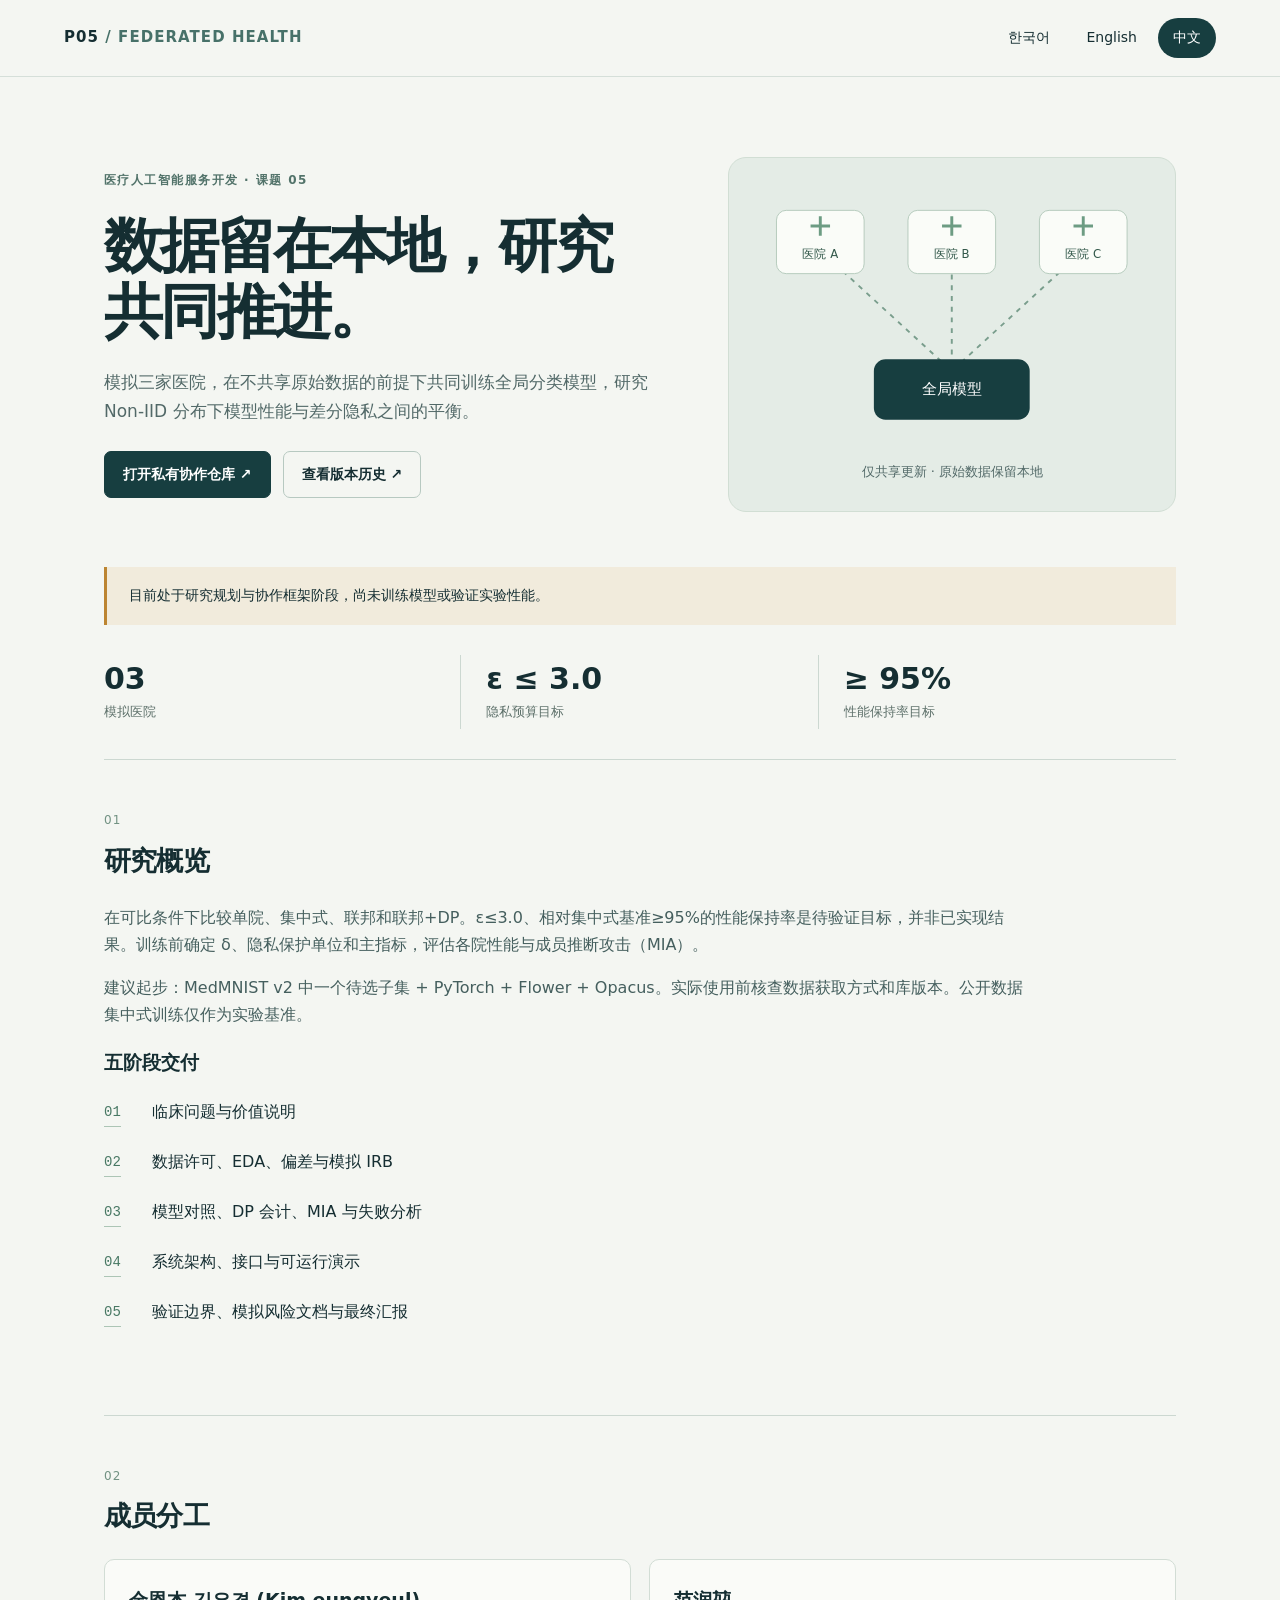
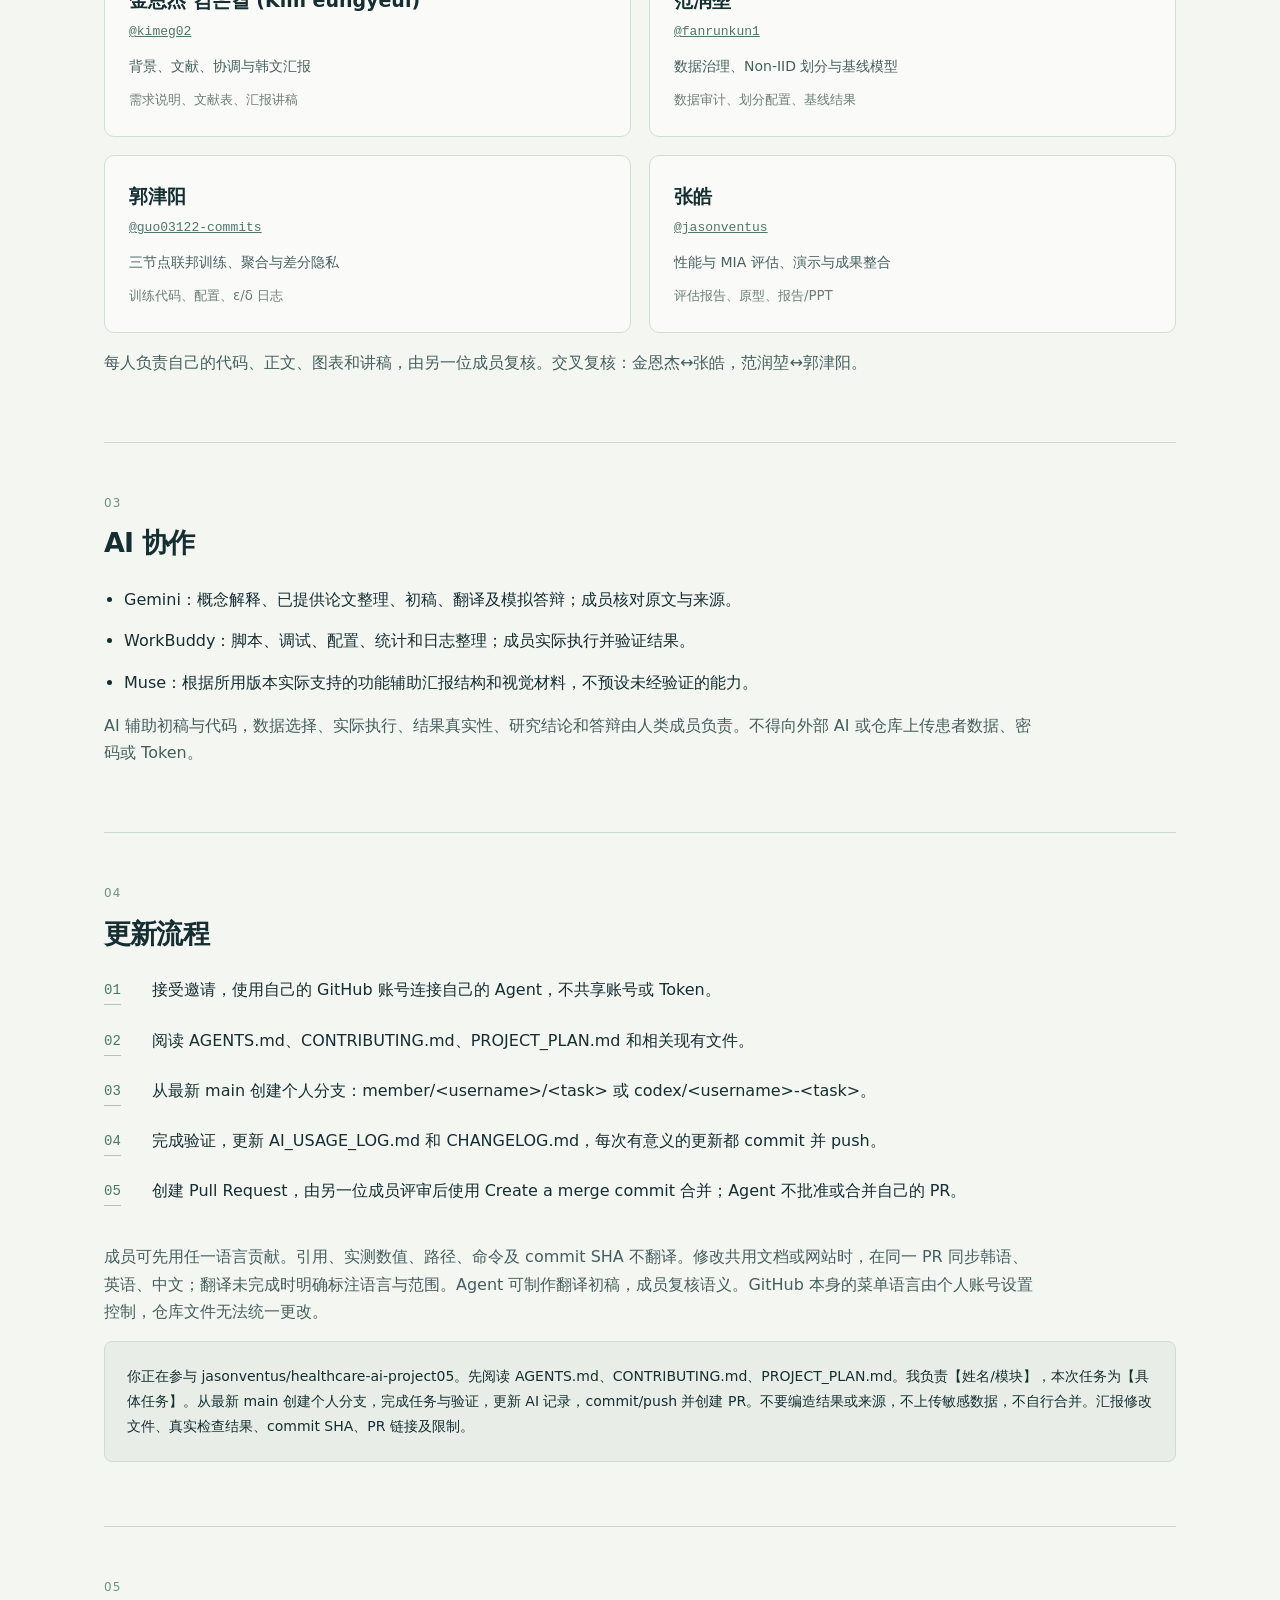
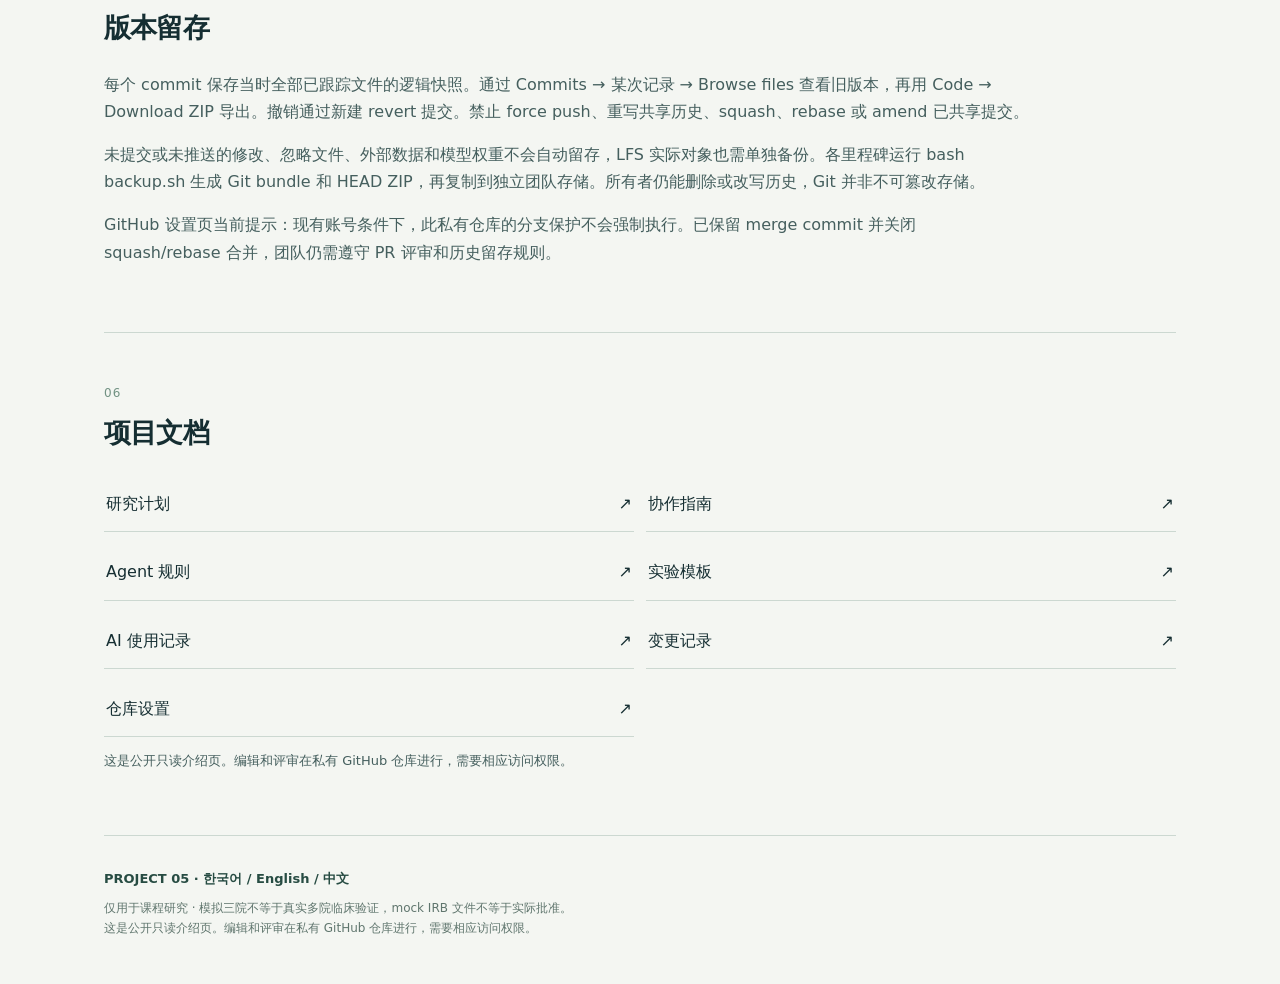
<file: versions/v1/zh.html>
<!doctype html><html lang="zh-CN"><head><meta charset="utf-8"><meta name="viewport" content="width=device-width,initial-scale=1"><meta name="description" content="模拟三家医院，在不共享原始数据的前提下共同训练全局分类模型，研究 Non-IID 分布下模型性能与差分隐私之间的平衡。"><title>Project 05 · 医疗 AI 联邦学习共创空间</title><style>*{box-sizing:border-box}html{scroll-behavior:smooth;scroll-padding-top:100px}body{margin:0;background:#f4f6f2;color:#152e32;font:16px/1.7 system-ui,-apple-system,BlinkMacSystemFont,"Segoe UI",sans-serif}a{color:inherit}a:focus-visible{outline:3px solid #e09b35;outline-offset:5px}header{position:sticky;top:0;z-index:5;background:#f4f6f2f5;border-bottom:1px solid #d5dfd9;padding:18px max(5vw,20px);display:flex;gap:20px;align-items:center;justify-content:space-between}.brand{font-size:15px;font-weight:750;text-decoration:none;letter-spacing:.07em}.brand span{color:#477169}nav{display:flex;gap:6px}nav a{padding:7px 14px;text-decoration:none;border:1px solid transparent;border-radius:30px;font-size:14px}nav a[aria-current=page]{background:#173e40;color:white}main{max-width:1200px;margin:auto;padding:0 5vw}.hero{display:grid;grid-template-columns:1.25fr 1fr;gap:65px;padding:80px 0 55px;align-items:center}.eyebrow{font-size:12px;color:#52736a;font-weight:750;letter-spacing:.12em}.hero h1{font-size:clamp(36px,4.6vw,66px);line-height:1.13;letter-spacing:-.045em;margin:22px 0}.hero p{color:#526968;max-width:580px;font-size:17px}.links{display:flex;flex-wrap:wrap;gap:12px;margin-top:25px}.button{display:inline-block;text-decoration:none;border-radius:7px;border:1px solid #b7c9c1;padding:11px 18px;font-size:14px;font-weight:650}.button.primary{background:#173e40;color:white;border-color:#173e40}.diagram{background:#e4ece6;border:1px solid #d1ded4;border-radius:18px;padding:28px}.diagram svg{display:block;width:100%;height:auto}.diagram p{font-size:13px;text-align:center;margin:12px 0 0}.notice{padding:17px 22px;border-left:3px solid #bc8532;background:#f1ebdc;font-size:14px}.metrics{display:grid;grid-template-columns:repeat(3,1fr);padding:30px 0;border-bottom:1px solid #ccd8d1}.metric{padding:5px 25px;border-right:1px solid #ccd8d1}.metric:first-child{padding-left:0}.metric:last-child{border:0}.metric strong{display:block;font-size:30px;line-height:1.25}.metric span{font-size:13px;color:#5e716b}.section{padding:50px 0;border-bottom:1px solid #ccd8d1}.section h2{font-size:27px;letter-spacing:-.03em;margin:0 0 20px}.section p{max-width:930px;color:#455f5e}.section-num{color:#729283;font-size:12px;display:block;letter-spacing:.1em;margin-bottom:7px}.team{display:grid;grid-template-columns:repeat(2,1fr);gap:18px}.person{padding:24px;border:1px solid #d2ddd5;border-radius:10px;background:#fafbf8}.person h3{margin:0;font-size:19px}.person .handle{font:13px/1.5 ui-monospace,monospace;color:#50756b}.person p{font-size:14px;margin:12px 0 0}.person small{display:block;color:#6b7d74;margin-top:10px}.flow{counter-reset:n;list-style:none;padding:0}.flow li{counter-increment:n;position:relative;padding:0 0 23px 48px;max-width:900px}.flow li:before{content:counter(n,decimal-leading-zero);position:absolute;left:0;top:0;font:14px/28px ui-monospace,monospace;color:#487864;border-bottom:1px solid #acc5b5}.tool-list{padding-left:20px}.tool-list li{margin:14px 0;max-width:900px}.docs{display:grid;grid-template-columns:repeat(2,1fr);gap:12px}.doc{display:flex;justify-content:space-between;gap:10px;border-bottom:1px solid #ccd8d1;padding:14px 2px;text-decoration:none}.doc:hover{color:#14755a}.access{font-size:13px;color:#61786e}.prompt{white-space:pre-wrap;word-break:break-word;background:#e8eee7;border:1px solid #d0ddd0;border-radius:8px;padding:22px;font:14px/1.8 system-ui}.footer{max-width:1200px;margin:auto;padding:32px 5vw 45px;color:#60766e;font-size:12px}.footer strong{display:block;color:#274c43;font-size:13px;margin-bottom:8px}@media(max-width:760px){header{padding:13px 18px;gap:6px}.brand{font-size:12px;letter-spacing:0}nav a{padding:6px 9px;font-size:12px}.hero{grid-template-columns:1fr;gap:25px;padding:40px 0 30px}.diagram{padding:15px}.hero h1{font-size:40px}.team,.docs{grid-template-columns:1fr}.metric{padding:5px 10px}.metric strong{font-size:25px}.metric span{font-size:11px}.section{padding:35px 0}.section h2{font-size:24px}}@media(prefers-reduced-motion:reduce){html{scroll-behavior:auto}}</style></head><body><header><a class="brand" href="zh.html">P05 <span>/ FEDERATED HEALTH</span></a><nav aria-label="Language / 언어 / 语言"><a lang="ko" href="index.html">한국어</a><a lang="en" href="en.html">English</a><a lang="zh" href="zh.html" aria-current="page">中文</a></nav></header><main><section class="hero"><div><div class="eyebrow">医疗人工智能服务开发 · 课题 05</div><h1>数据留在本地，研究共同推进。</h1><p>模拟三家医院，在不共享原始数据的前提下共同训练全局分类模型，研究 Non-IID 分布下模型性能与差分隐私之间的平衡。</p><div class="links"><a class="button primary" href="https://github.com/jasonventus/healthcare-ai-project05">打开私有协作仓库 ↗</a><a class="button" href="https://github.com/jasonventus/healthcare-ai-project05/commits/main/">查看版本历史 ↗</a></div></div><div class="diagram"><svg viewBox="0 0 400 270" role="img" aria-label="仅共享更新 · 原始数据保留本地"><path d="M80 80 L200 190 L320 80 M200 80 V190" fill="none" stroke="#7a9e8d" stroke-width="2" stroke-dasharray="5 6"/><rect x="20" y="25" width="90" height="65" rx="10" fill="#fafcf8" stroke="#b5cbbd"/><path d="M55 41 h20 M65 31 v20" stroke="#6d9c83" stroke-width="3"/><text x="65" y="74" text-anchor="middle" fill="#32584a" font-size="12">医院 A</text><rect x="155" y="25" width="90" height="65" rx="10" fill="#fafcf8" stroke="#b5cbbd"/><path d="M190 41 h20 M200 31 v20" stroke="#6d9c83" stroke-width="3"/><text x="200" y="74" text-anchor="middle" fill="#32584a" font-size="12">医院 B</text><rect x="290" y="25" width="90" height="65" rx="10" fill="#fafcf8" stroke="#b5cbbd"/><path d="M325 41 h20 M335 31 v20" stroke="#6d9c83" stroke-width="3"/><text x="335" y="74" text-anchor="middle" fill="#32584a" font-size="12">医院 C</text><rect x="120" y="178" width="160" height="62" rx="12" fill="#173e40"/><text x="200" y="214" text-anchor="middle" fill="white" font-size="15">全局模型</text></svg><p>仅共享更新 · 原始数据保留本地</p></div></section><div class="notice" role="note">目前处于研究规划与协作框架阶段，尚未训练模型或验证实验性能。</div><div class="metrics"><div class="metric"><strong>03</strong><span>模拟医院</span></div><div class="metric"><strong>ε ≤ 3.0</strong><span>隐私预算目标</span></div><div class="metric"><strong>≥ 95%</strong><span>性能保持率目标</span></div></div><section class="section" id="s0"><span class="section-num">01</span><h2>研究概览</h2><p>在可比条件下比较单院、集中式、联邦和联邦+DP。ε≤3.0、相对集中式基准≥95%的性能保持率是待验证目标，并非已实现结果。训练前确定 δ、隐私保护单位和主指标，评估各院性能与成员推断攻击（MIA）。</p><p>建议起步：MedMNIST v2 中一个待选子集 + PyTorch + Flower + Opacus。实际使用前核查数据获取方式和库版本。公开数据集中式训练仅作为实验基准。</p><h3>五阶段交付</h3><ol class="flow"><li>临床问题与价值说明</li><li>数据许可、EDA、偏差与模拟 IRB</li><li>模型对照、DP 会计、MIA 与失败分析</li><li>系统架构、接口与可运行演示</li><li>验证边界、模拟风险文档与最终汇报</li></ol></section><section class="section" id="s1"><span class="section-num">02</span><h2>成员分工</h2><div class="team"><article class="person"><h3>金恩杰 김은결 (Kim eungyeul)</h3><a class="handle" href="https://github.com/kimeg02">@kimeg02</a><p>背景、文献、协调与韩文汇报</p><small>需求说明、文献表、汇报讲稿</small></article><article class="person"><h3>范润堃</h3><a class="handle" href="https://github.com/fanrunkun1">@fanrunkun1</a><p>数据治理、Non-IID 划分与基线模型</p><small>数据审计、划分配置、基线结果</small></article><article class="person"><h3>郭津阳</h3><a class="handle" href="https://github.com/guo03122-commits">@guo03122-commits</a><p>三节点联邦训练、聚合与差分隐私</p><small>训练代码、配置、ε/δ 日志</small></article><article class="person"><h3>张皓</h3><a class="handle" href="https://github.com/jasonventus">@jasonventus</a><p>性能与 MIA 评估、演示与成果整合</p><small>评估报告、原型、报告/PPT</small></article></div><p>每人负责自己的代码、正文、图表和讲稿，由另一位成员复核。交叉复核：金恩杰↔张皓，范润堃↔郭津阳。</p></section><section class="section" id="s2"><span class="section-num">03</span><h2>AI 协作</h2><ul class="tool-list"><li>Gemini：概念解释、已提供论文整理、初稿、翻译及模拟答辩；成员核对原文与来源。</li><li>WorkBuddy：脚本、调试、配置、统计和日志整理；成员实际执行并验证结果。</li><li>Muse：根据所用版本实际支持的功能辅助汇报结构和视觉材料，不预设未经验证的能力。</li></ul><p>AI 辅助初稿与代码，数据选择、实际执行、结果真实性、研究结论和答辩由人类成员负责。不得向外部 AI 或仓库上传患者数据、密码或 Token。</p></section><section class="section" id="s3"><span class="section-num">04</span><h2>更新流程</h2><ol class="flow"><li>接受邀请，使用自己的 GitHub 账号连接自己的 Agent，不共享账号或 Token。</li><li>阅读 AGENTS.md、CONTRIBUTING.md、PROJECT_PLAN.md 和相关现有文件。</li><li>从最新 main 创建个人分支：member/&lt;username&gt;/&lt;task&gt; 或 codex/&lt;username&gt;-&lt;task&gt;。</li><li>完成验证，更新 AI_USAGE_LOG.md 和 CHANGELOG.md，每次有意义的更新都 commit 并 push。</li><li>创建 Pull Request，由另一位成员评审后使用 Create a merge commit 合并；Agent 不批准或合并自己的 PR。</li></ol><p>成员可先用任一语言贡献。引用、实测数值、路径、命令及 commit SHA 不翻译。修改共用文档或网站时，在同一 PR 同步韩语、英语、中文；翻译未完成时明确标注语言与范围。Agent 可制作翻译初稿，成员复核语义。GitHub 本身的菜单语言由个人账号设置控制，仓库文件无法统一更改。</p><pre class="prompt">你正在参与 jasonventus/healthcare-ai-project05。先阅读 AGENTS.md、CONTRIBUTING.md、PROJECT_PLAN.md。我负责【姓名/模块】，本次任务为【具体任务】。从最新 main 创建个人分支，完成任务与验证，更新 AI 记录，commit/push 并创建 PR。不要编造结果或来源，不上传敏感数据，不自行合并。汇报修改文件、真实检查结果、commit SHA、PR 链接及限制。</pre></section><section class="section" id="s4"><span class="section-num">05</span><h2>版本留存</h2><p>每个 commit 保存当时全部已跟踪文件的逻辑快照。通过 Commits → 某次记录 → Browse files 查看旧版本，再用 Code → Download ZIP 导出。撤销通过新建 revert 提交。禁止 force push、重写共享历史、squash、rebase 或 amend 已共享提交。</p><p>未提交或未推送的修改、忽略文件、外部数据和模型权重不会自动留存，LFS 实际对象也需单独备份。各里程碑运行 bash backup.sh 生成 Git bundle 和 HEAD ZIP，再复制到独立团队存储。所有者仍能删除或改写历史，Git 并非不可篡改存储。</p><p>GitHub 设置页当前提示：现有账号条件下，此私有仓库的分支保护不会强制执行。已保留 merge commit 并关闭 squash/rebase 合并，团队仍需遵守 PR 评审和历史留存规则。</p></section><section class="section" id="s5"><span class="section-num">06</span><h2>项目文档</h2><div class="docs"><a class="doc" href="https://github.com/jasonventus/healthcare-ai-project05/blob/main/PROJECT_PLAN.md#zh"><span>研究计划</span><span aria-hidden="true">↗</span></a><a class="doc" href="https://github.com/jasonventus/healthcare-ai-project05/blob/main/CONTRIBUTING.md#zh"><span>协作指南</span><span aria-hidden="true">↗</span></a><a class="doc" href="https://github.com/jasonventus/healthcare-ai-project05/blob/main/AGENTS.md#zh"><span>Agent 规则</span><span aria-hidden="true">↗</span></a><a class="doc" href="https://github.com/jasonventus/healthcare-ai-project05/blob/main/EXPERIMENT_TEMPLATE.md#zh"><span>实验模板</span><span aria-hidden="true">↗</span></a><a class="doc" href="https://github.com/jasonventus/healthcare-ai-project05/blob/main/AI_USAGE_LOG.md#zh"><span>AI 使用记录</span><span aria-hidden="true">↗</span></a><a class="doc" href="https://github.com/jasonventus/healthcare-ai-project05/blob/main/CHANGELOG.md#zh"><span>变更记录</span><span aria-hidden="true">↗</span></a><a class="doc" href="https://github.com/jasonventus/healthcare-ai-project05/blob/main/GITHUB_SETUP.md#zh"><span>仓库设置</span><span aria-hidden="true">↗</span></a></div><p class="access">这是公开只读介绍页。编辑和评审在私有 GitHub 仓库进行，需要相应访问权限。</p></section></main><footer class="footer"><strong>PROJECT 05 · 한국어 / English / 中文</strong>仅用于课程研究 · 模拟三院不等于真实多院临床验证，mock IRB 文件不等于实际批准。<br>这是公开只读介绍页。编辑和评审在私有 GitHub 仓库进行，需要相应访问权限。</footer></body></html>
</file>
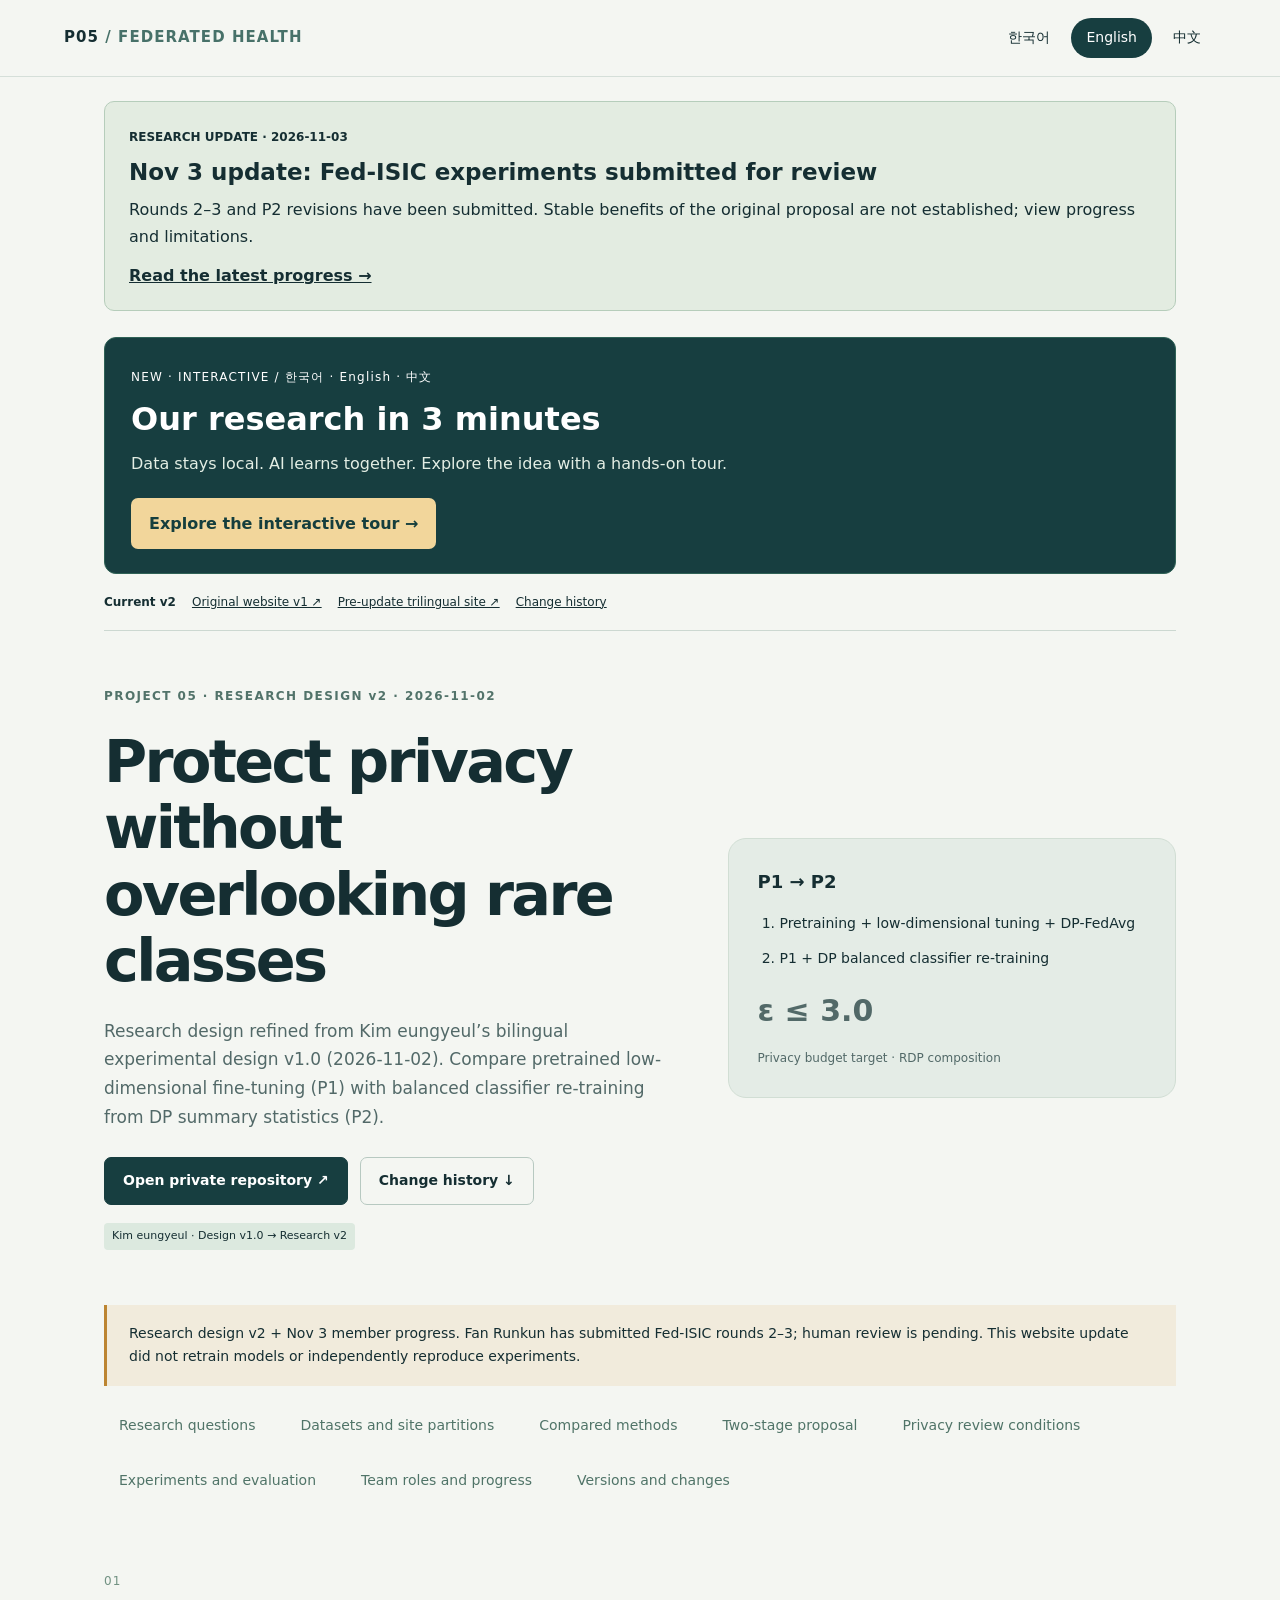
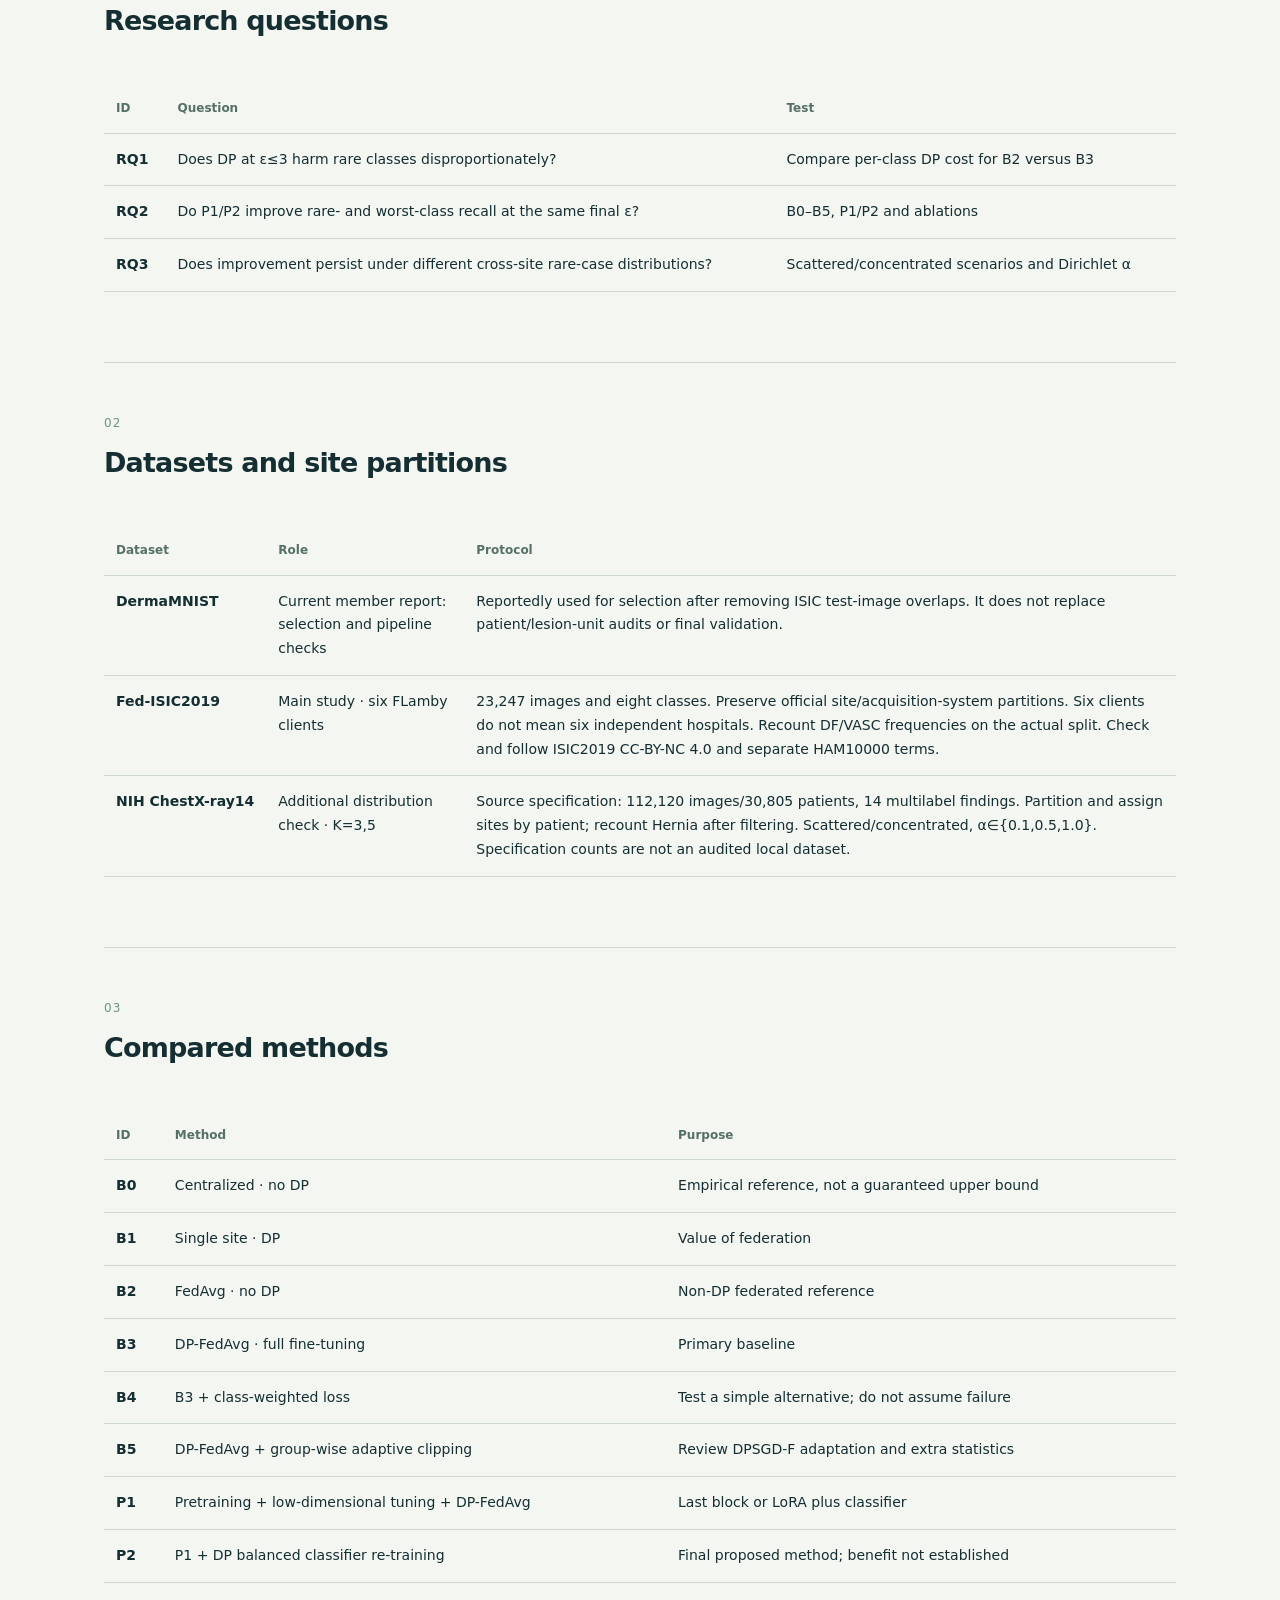
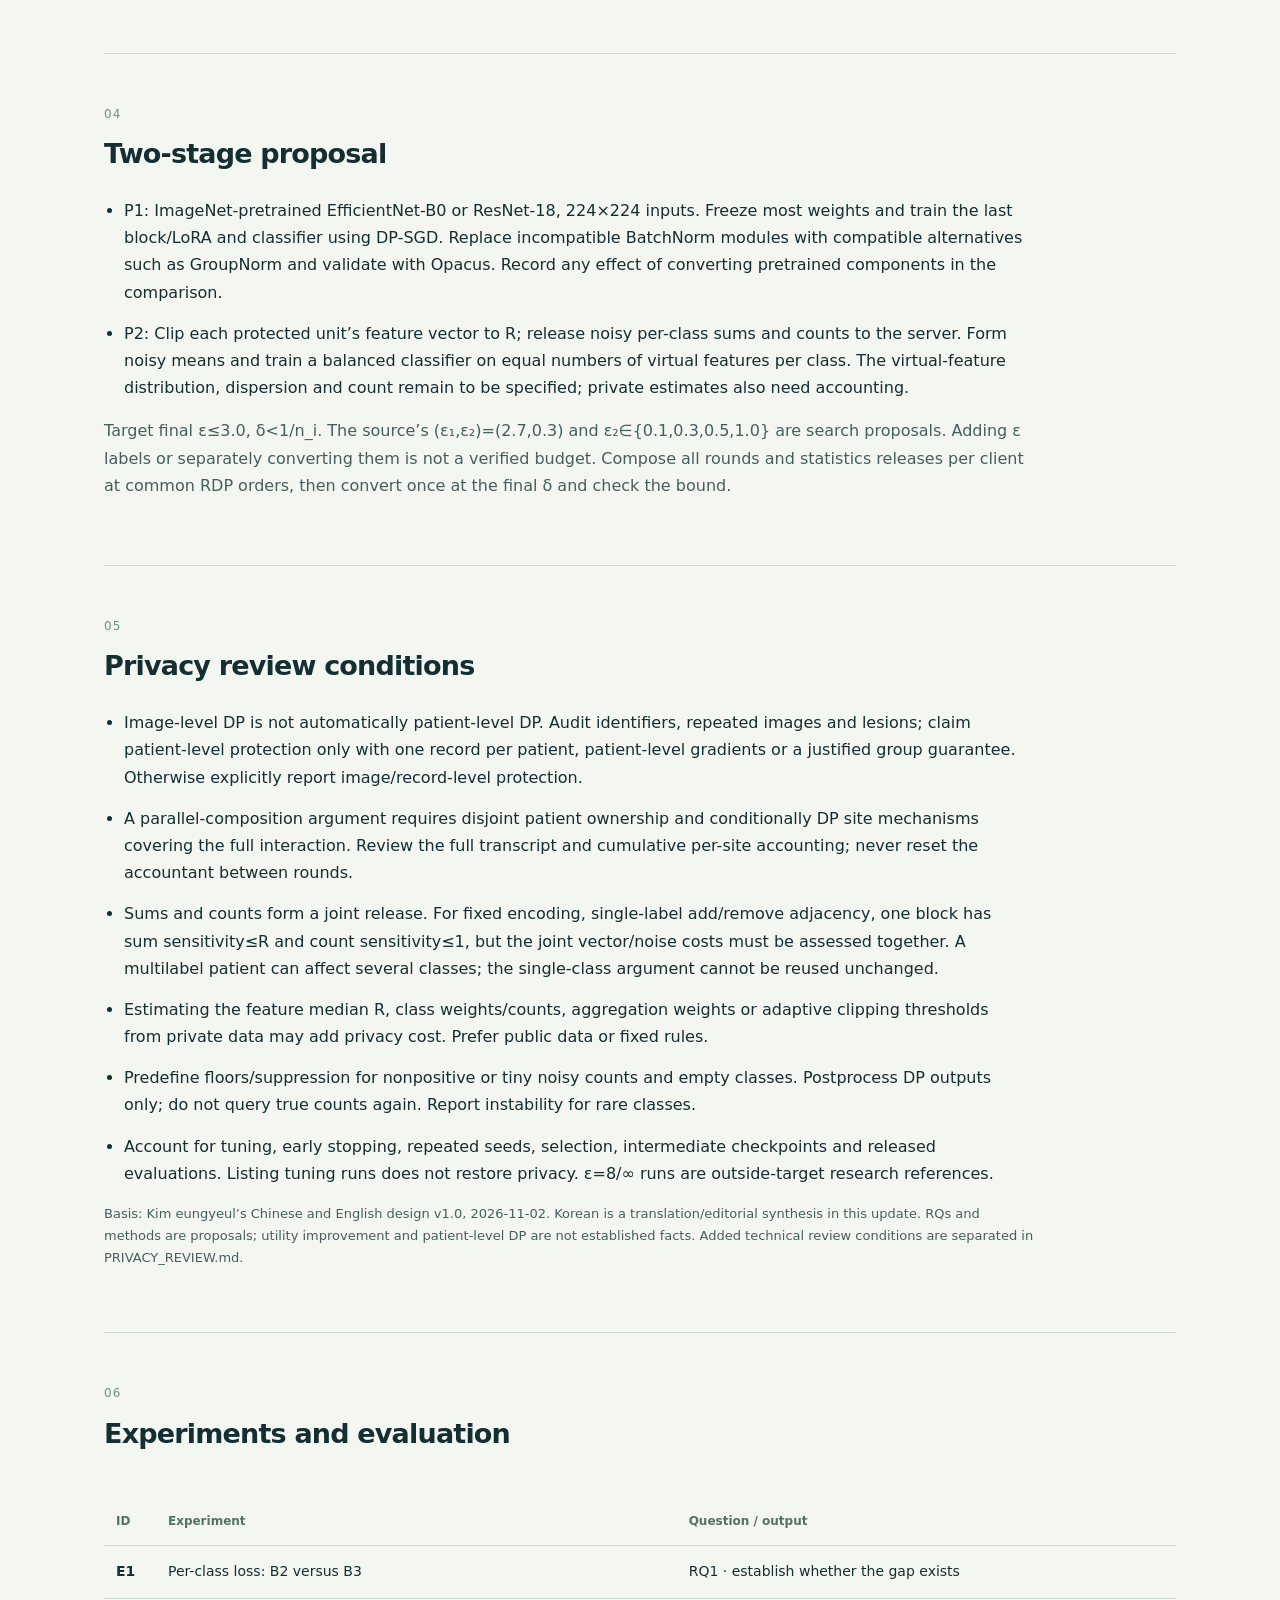
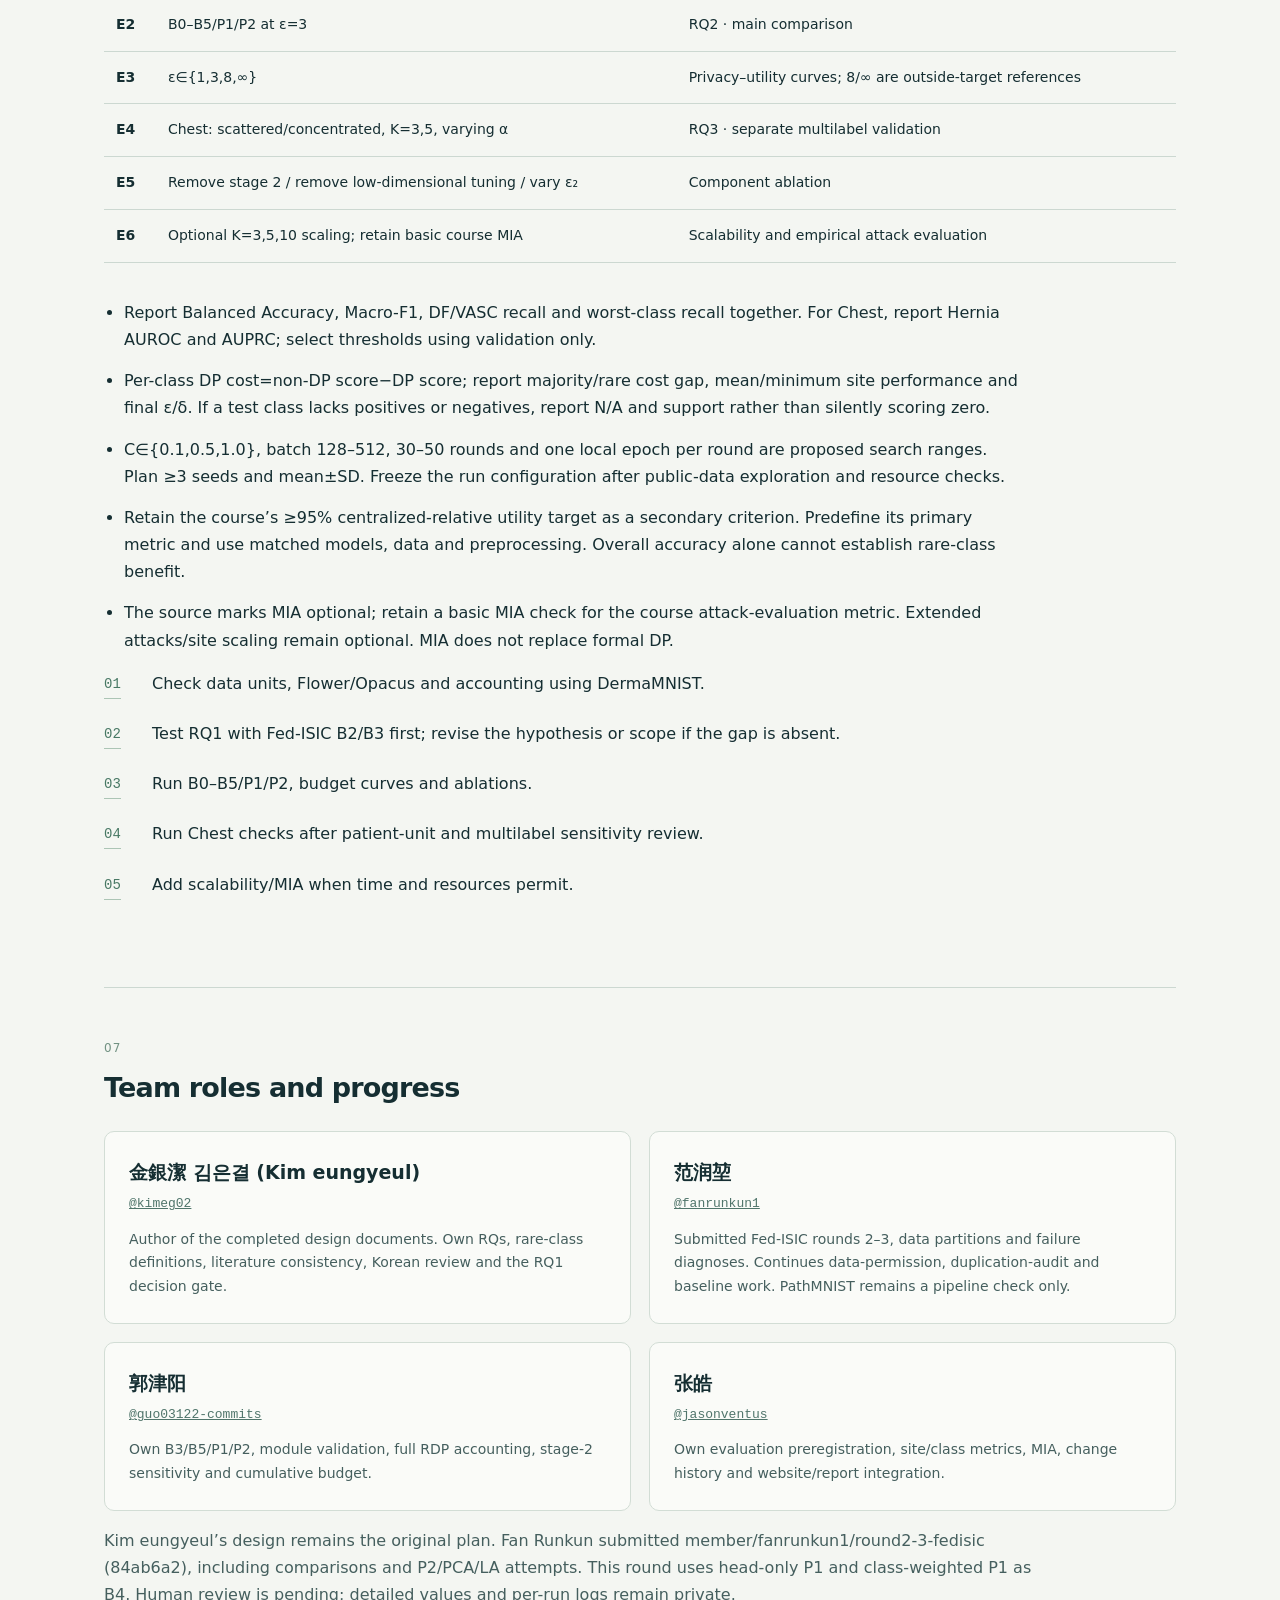
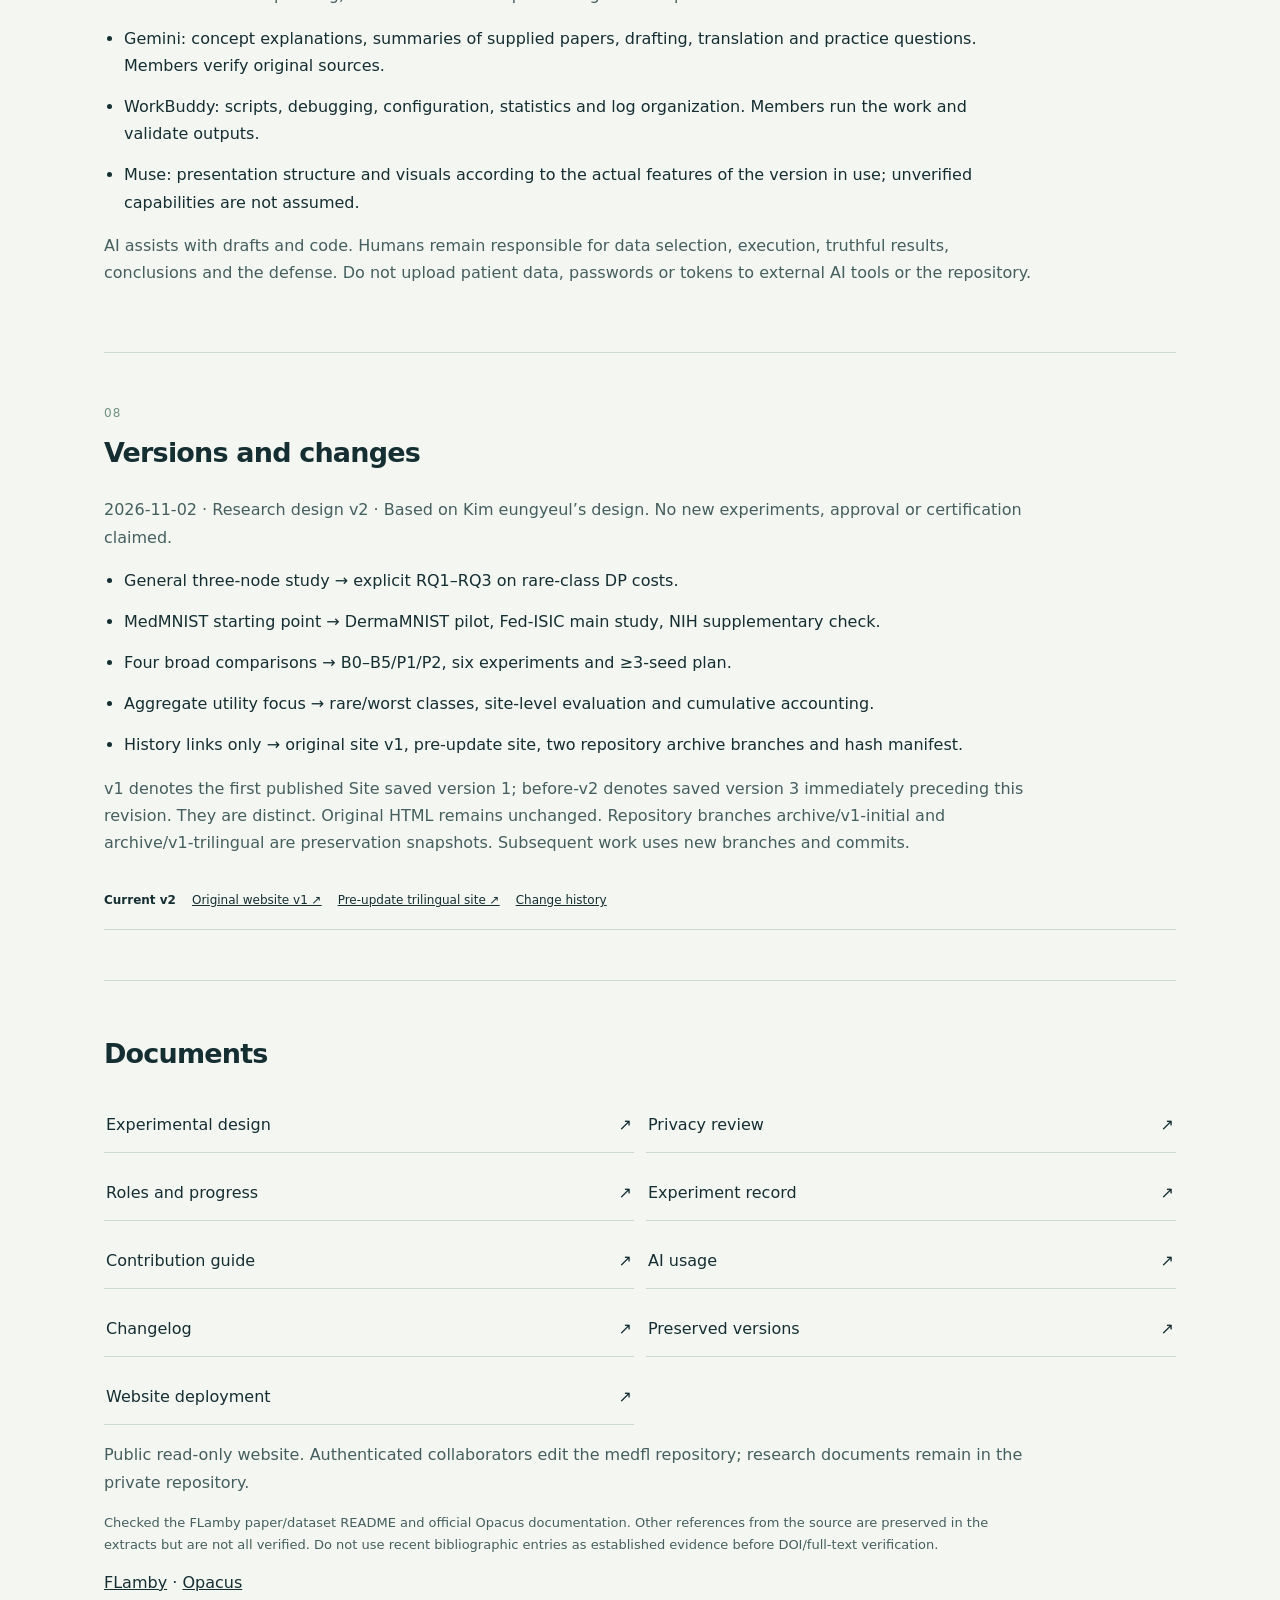
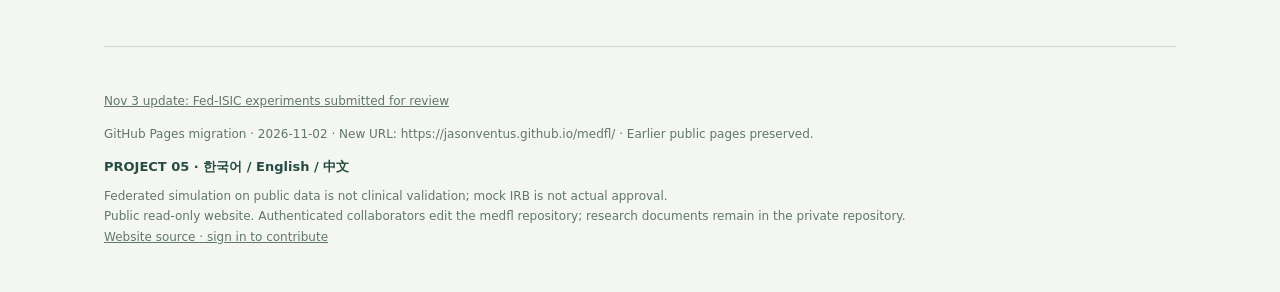
<file: versions/v2-design/en.html>
<!doctype html><html translate="no" lang="en"><head><meta charset="utf-8"><meta name="google" content="notranslate"><meta name="viewport" content="width=device-width,initial-scale=1"><meta name="description" content="Research design refined from Kim eungyeul’s bilingual experimental design v1.0 (2026-11-02). Compare pretrained low-dimensional fine-tuning (P1) with balanced classifier re-training from DP summary statistics (P2)."><title>Project 05 v2 · Reducing rare-class loss in DP federated learning</title><style>*{box-sizing:border-box}html{scroll-behavior:smooth;scroll-padding-top:100px}body{margin:0;background:#f4f6f2;color:#152e32;font:16px/1.7 system-ui,-apple-system,BlinkMacSystemFont,"Segoe UI",sans-serif}a{color:inherit}a:focus-visible{outline:3px solid #e09b35;outline-offset:5px}header{position:sticky;top:0;z-index:5;background:#f4f6f2f5;border-bottom:1px solid #d5dfd9;padding:18px max(5vw,20px);display:flex;gap:20px;align-items:center;justify-content:space-between}.brand{font-size:15px;font-weight:750;text-decoration:none;letter-spacing:.07em}.brand span{color:#477169}nav{display:flex;gap:6px}nav a{padding:7px 14px;text-decoration:none;border:1px solid transparent;border-radius:30px;font-size:14px}nav a[aria-current=page]{background:#173e40;color:white}main{max-width:1200px;margin:auto;padding:0 5vw}.hero{display:grid;grid-template-columns:1.25fr 1fr;gap:65px;padding:80px 0 55px;align-items:center}.eyebrow{font-size:12px;color:#52736a;font-weight:750;letter-spacing:.12em}.hero h1{font-size:clamp(36px,4.6vw,66px);line-height:1.13;letter-spacing:-.045em;margin:22px 0}.hero p{color:#526968;max-width:580px;font-size:17px}.links{display:flex;flex-wrap:wrap;gap:12px;margin-top:25px}.button{display:inline-block;text-decoration:none;border-radius:7px;border:1px solid #b7c9c1;padding:11px 18px;font-size:14px;font-weight:650}.button.primary{background:#173e40;color:white;border-color:#173e40}.diagram{background:#e4ece6;border:1px solid #d1ded4;border-radius:18px;padding:28px}.diagram svg{display:block;width:100%;height:auto}.diagram p{font-size:13px;text-align:center;margin:12px 0 0}.notice{padding:17px 22px;border-left:3px solid #bc8532;background:#f1ebdc;font-size:14px}.metrics{display:grid;grid-template-columns:repeat(3,1fr);padding:30px 0;border-bottom:1px solid #ccd8d1}.metric{padding:5px 25px;border-right:1px solid #ccd8d1}.metric:first-child{padding-left:0}.metric:last-child{border:0}.metric strong{display:block;font-size:30px;line-height:1.25}.metric span{font-size:13px;color:#5e716b}.section{padding:50px 0;border-bottom:1px solid #ccd8d1}.section h2{font-size:27px;letter-spacing:-.03em;margin:0 0 20px}.section p{max-width:930px;color:#455f5e}.section-num{color:#729283;font-size:12px;display:block;letter-spacing:.1em;margin-bottom:7px}.team{display:grid;grid-template-columns:repeat(2,1fr);gap:18px}.person{padding:24px;border:1px solid #d2ddd5;border-radius:10px;background:#fafbf8}.person h3{margin:0;font-size:19px}.person .handle{font:13px/1.5 ui-monospace,monospace;color:#50756b}.person p{font-size:14px;margin:12px 0 0}.person small{display:block;color:#6b7d74;margin-top:10px}.flow{counter-reset:n;list-style:none;padding:0}.flow li{counter-increment:n;position:relative;padding:0 0 23px 48px;max-width:900px}.flow li:before{content:counter(n,decimal-leading-zero);position:absolute;left:0;top:0;font:14px/28px ui-monospace,monospace;color:#487864;border-bottom:1px solid #acc5b5}.tool-list{padding-left:20px}.tool-list li{margin:14px 0;max-width:900px}.docs{display:grid;grid-template-columns:repeat(2,1fr);gap:12px}.doc{display:flex;justify-content:space-between;gap:10px;border-bottom:1px solid #ccd8d1;padding:14px 2px;text-decoration:none}.doc:hover{color:#14755a}.access{font-size:13px;color:#61786e}.prompt{white-space:pre-wrap;word-break:break-word;background:#e8eee7;border:1px solid #d0ddd0;border-radius:8px;padding:22px;font:14px/1.8 system-ui}.footer{max-width:1200px;margin:auto;padding:32px 5vw 45px;color:#60766e;font-size:12px}.footer strong{display:block;color:#274c43;font-size:13px;margin-bottom:8px}@media(max-width:760px){header{padding:13px 18px;gap:6px}.brand{font-size:12px;letter-spacing:0}nav a{padding:6px 9px;font-size:12px}.hero{grid-template-columns:1fr;gap:25px;padding:40px 0 30px}.diagram{padding:15px}.hero h1{font-size:40px}.team,.docs{grid-template-columns:1fr}.metric{padding:5px 10px}.metric strong{font-size:25px}.metric span{font-size:11px}.section{padding:35px 0}.section h2{font-size:24px}}@media(prefers-reduced-motion:reduce){html{scroll-behavior:auto}}
[lang=ko] h1,[lang=ko] h2{word-break:keep-all}.versionbar{display:flex;flex-wrap:wrap;gap:16px;font-size:12px;padding:18px 0;border-bottom:1px solid #ccd8d1}.tablewrap{overflow-x:auto}table{width:100%;border-collapse:collapse;font-size:14px;margin:20px 0}th,td{text-align:left;vertical-align:top;padding:14px 12px;border-bottom:1px solid #ccd8d1}th{color:#557065;font-size:12px}td:first-child{font-weight:650;white-space:nowrap}.hero{padding-top:55px}.versionpill{font-size:11px;display:inline-block;background:#dce9df;border-radius:4px;padding:4px 8px;margin-top:18px}.diagram h3{font-size:18px;margin:0 0 10px}.diagram ol{padding-left:22px;font-size:14px}.diagram li{margin:12px 0}.toc{display:flex;flex-wrap:wrap;gap:15px;font-size:13px;padding:20px 0}.toc a{color:#507468}.source-note{font-size:13px;color:#60766e}.diagram .budget{font-size:30px;text-align:left;font-weight:700}.diagram .sub{font-size:12px;text-align:left}@media(max-width:760px){.hero h1{font-size:36px}th,td{padding:12px 8px;font-size:12px}.versionbar{gap:10px}.brand span{display:none}}</style></head><body><header><a class="brand" href="en.html">P05 <span>/ FEDERATED HEALTH</span></a><nav aria-label="Language / 언어 / 语言"><a lang="ko" href="index.html">한국어</a><a lang="en" href="en.html" aria-current="page">English</a><a lang="zh" href="zh.html">中文</a></nav></header><main><aside id="research-update-20261103" style="padding:20px 24px;margin:24px 0;background:#e3ece1;border:1px solid #b6cdbb;border-radius:10px"><span style="font-size:12px;font-weight:750">RESEARCH UPDATE · 2026-11-03</span><h2 style="font-size:23px;line-height:1.35;margin:8px 0">Nov 3 update: Fed-ISIC experiments submitted for review</h2><p style="margin:8px 0 12px">Rounds 2–3 and P2 revisions have been submitted. Stable benefits of the original proposal are not established; view progress and limitations.</p><a href="../../progress.html?lang=en" style="font-weight:750">Read the latest progress →</a></aside><aside id="public-explainer" style="margin:26px 0 0;padding:24px 26px;background:#173e40;color:#fff;border-radius:12px;border:1px solid #2f6256"><span style="font-size:12px;letter-spacing:.1em">NEW · INTERACTIVE / 한국어 · English · 中文</span><h2 style="font-size:clamp(23px,3vw,32px);line-height:1.3;margin:10px 0">Our research in 3 minutes</h2><p style="margin:8px 0 20px;color:#e3eee4">Data stays local. AI learns together. Explore the idea with a hands-on tour.</p><a href="../../explain.html?lang=en" style="display:inline-block;background:#f2d69b;color:#153e3d;padding:12px 18px;border-radius:7px;font-weight:750;text-decoration:none">Explore the interactive tour →</a></aside><div class="versionbar"><strong>Current v2</strong><a href="../../versions/v1/en.html">Original website v1 ↗</a><a href="../../versions/before-v2/en.html">Pre-update trilingual site ↗</a><a href="#changes">Change history</a></div><section class="hero"><div><div class="eyebrow">PROJECT 05 · RESEARCH DESIGN v2 · 2026-11-02</div><h1>Protect privacy without overlooking rare classes</h1><p>Research design refined from Kim eungyeul’s bilingual experimental design v1.0 (2026-11-02). Compare pretrained low-dimensional fine-tuning (P1) with balanced classifier re-training from DP summary statistics (P2).</p><div class="links"><a class="button primary" href="https://github.com/jasonventus/healthcare-ai-project05/tree/codex/trilingual-collaboration">Open private repository ↗</a><a class="button" href="#changes">Change history ↓</a></div><span class="versionpill">Kim eungyeul · Design v1.0 → Research v2</span></div><div class="diagram"><h3>P1 → P2</h3><ol><li>Pretraining + low-dimensional tuning + DP-FedAvg</li><li>P1 + DP balanced classifier re-training</li></ol><p class="budget">ε ≤ 3.0</p><p class="sub">Privacy budget target · RDP composition</p></div></section><div class="notice" role="note">Research design v2 + Nov 3 member progress. Fan Runkun has submitted Fed-ISIC rounds 2–3; human review is pending. This website update did not retrain models or independently reproduce experiments.</div><nav class="toc" aria-label="Contents"><a href="#s0">Research questions</a><a href="#s1">Datasets and site partitions</a><a href="#s2">Compared methods</a><a href="#s3">Two-stage proposal</a><a href="#s4">Privacy review conditions</a><a href="#s5">Experiments and evaluation</a><a href="#s6">Team roles and progress</a><a href="#changes">Versions and changes</a></nav><section class="section" id="s0"><span class="section-num">01</span><h2>Research questions</h2><div class="tablewrap"><table><thead><tr><th>ID</th><th>Question</th><th>Test</th></tr></thead><tbody><tr><td>RQ1</td><td>Does DP at ε≤3 harm rare classes disproportionately?</td><td>Compare per-class DP cost for B2 versus B3</td></tr><tr><td>RQ2</td><td>Do P1/P2 improve rare- and worst-class recall at the same final ε?</td><td>B0–B5, P1/P2 and ablations</td></tr><tr><td>RQ3</td><td>Does improvement persist under different cross-site rare-case distributions?</td><td>Scattered/concentrated scenarios and Dirichlet α</td></tr></tbody></table></div></section><section class="section" id="s1"><span class="section-num">02</span><h2>Datasets and site partitions</h2><div class="tablewrap"><table><thead><tr><th>Dataset</th><th>Role</th><th>Protocol</th></tr></thead><tbody><tr><td>DermaMNIST</td><td>Current member report: selection and pipeline checks</td><td>Reportedly used for selection after removing ISIC test-image overlaps. It does not replace patient/lesion-unit audits or final validation.</td></tr><tr><td>Fed-ISIC2019</td><td>Main study · six FLamby clients</td><td>23,247 images and eight classes. Preserve official site/acquisition-system partitions. Six clients do not mean six independent hospitals. Recount DF/VASC frequencies on the actual split. Check and follow ISIC2019 CC-BY-NC 4.0 and separate HAM10000 terms.</td></tr><tr><td>NIH ChestX-ray14</td><td>Additional distribution check · K=3,5</td><td>Source specification: 112,120 images/30,805 patients, 14 multilabel findings. Partition and assign sites by patient; recount Hernia after filtering. Scattered/concentrated, α∈{0.1,0.5,1.0}. Specification counts are not an audited local dataset.</td></tr></tbody></table></div></section><section class="section" id="s2"><span class="section-num">03</span><h2>Compared methods</h2><div class="tablewrap"><table><thead><tr><th>ID</th><th>Method</th><th>Purpose</th></tr></thead><tbody><tr><td>B0</td><td>Centralized · no DP</td><td>Empirical reference, not a guaranteed upper bound</td></tr><tr><td>B1</td><td>Single site · DP</td><td>Value of federation</td></tr><tr><td>B2</td><td>FedAvg · no DP</td><td>Non-DP federated reference</td></tr><tr><td>B3</td><td>DP-FedAvg · full fine-tuning</td><td>Primary baseline</td></tr><tr><td>B4</td><td>B3 + class-weighted loss</td><td>Test a simple alternative; do not assume failure</td></tr><tr><td>B5</td><td>DP-FedAvg + group-wise adaptive clipping</td><td>Review DPSGD-F adaptation and extra statistics</td></tr><tr><td>P1</td><td>Pretraining + low-dimensional tuning + DP-FedAvg</td><td>Last block or LoRA plus classifier</td></tr><tr><td>P2</td><td>P1 + DP balanced classifier re-training</td><td>Final proposed method; benefit not established</td></tr></tbody></table></div></section><section class="section" id="s3"><span class="section-num">04</span><h2>Two-stage proposal</h2><ul class="tool-list"><li>P1: ImageNet-pretrained EfficientNet-B0 or ResNet-18, 224×224 inputs. Freeze most weights and train the last block/LoRA and classifier using DP-SGD. Replace incompatible BatchNorm modules with compatible alternatives such as GroupNorm and validate with Opacus. Record any effect of converting pretrained components in the comparison.</li><li>P2: Clip each protected unit’s feature vector to R; release noisy per-class sums and counts to the server. Form noisy means and train a balanced classifier on equal numbers of virtual features per class. The virtual-feature distribution, dispersion and count remain to be specified; private estimates also need accounting.</li></ul><p>Target final ε≤3.0, δ&lt;1/n_i. The source’s (ε₁,ε₂)=(2.7,0.3) and ε₂∈{0.1,0.3,0.5,1.0} are search proposals. Adding ε labels or separately converting them is not a verified budget. Compose all rounds and statistics releases per client at common RDP orders, then convert once at the final δ and check the bound.</p></section><section class="section" id="s4"><span class="section-num">05</span><h2>Privacy review conditions</h2><ul class="tool-list"><li>Image-level DP is not automatically patient-level DP. Audit identifiers, repeated images and lesions; claim patient-level protection only with one record per patient, patient-level gradients or a justified group guarantee. Otherwise explicitly report image/record-level protection.</li><li>A parallel-composition argument requires disjoint patient ownership and conditionally DP site mechanisms covering the full interaction. Review the full transcript and cumulative per-site accounting; never reset the accountant between rounds.</li><li>Sums and counts form a joint release. For fixed encoding, single-label add/remove adjacency, one block has sum sensitivity≤R and count sensitivity≤1, but the joint vector/noise costs must be assessed together. A multilabel patient can affect several classes; the single-class argument cannot be reused unchanged.</li><li>Estimating the feature median R, class weights/counts, aggregation weights or adaptive clipping thresholds from private data may add privacy cost. Prefer public data or fixed rules.</li><li>Predefine floors/suppression for nonpositive or tiny noisy counts and empty classes. Postprocess DP outputs only; do not query true counts again. Report instability for rare classes.</li><li>Account for tuning, early stopping, repeated seeds, selection, intermediate checkpoints and released evaluations. Listing tuning runs does not restore privacy. ε=8/∞ runs are outside-target research references.</li></ul><p class="source-note">Basis: Kim eungyeul’s Chinese and English design v1.0, 2026-11-02. Korean is a translation/editorial synthesis in this update. RQs and methods are proposals; utility improvement and patient-level DP are not established facts. Added technical review conditions are separated in PRIVACY_REVIEW.md.</p></section><section class="section" id="s5"><span class="section-num">06</span><h2>Experiments and evaluation</h2><div class="tablewrap"><table><thead><tr><th>ID</th><th>Experiment</th><th>Question / output</th></tr></thead><tbody><tr><td>E1</td><td>Per-class loss: B2 versus B3</td><td>RQ1 · establish whether the gap exists</td></tr><tr><td>E2</td><td>B0–B5/P1/P2 at ε=3</td><td>RQ2 · main comparison</td></tr><tr><td>E3</td><td>ε∈{1,3,8,∞}</td><td>Privacy–utility curves; 8/∞ are outside-target references</td></tr><tr><td>E4</td><td>Chest: scattered/concentrated, K=3,5, varying α</td><td>RQ3 · separate multilabel validation</td></tr><tr><td>E5</td><td>Remove stage 2 / remove low-dimensional tuning / vary ε₂</td><td>Component ablation</td></tr><tr><td>E6</td><td>Optional K=3,5,10 scaling; retain basic course MIA</td><td>Scalability and empirical attack evaluation</td></tr></tbody></table></div><ul class="tool-list"><li>Report Balanced Accuracy, Macro-F1, DF/VASC recall and worst-class recall together. For Chest, report Hernia AUROC and AUPRC; select thresholds using validation only.</li><li>Per-class DP cost=non-DP score−DP score; report majority/rare cost gap, mean/minimum site performance and final ε/δ. If a test class lacks positives or negatives, report N/A and support rather than silently scoring zero.</li><li>C∈{0.1,0.5,1.0}, batch 128–512, 30–50 rounds and one local epoch per round are proposed search ranges. Plan ≥3 seeds and mean±SD. Freeze the run configuration after public-data exploration and resource checks.</li><li>Retain the course’s ≥95% centralized-relative utility target as a secondary criterion. Predefine its primary metric and use matched models, data and preprocessing. Overall accuracy alone cannot establish rare-class benefit.</li><li>The source marks MIA optional; retain a basic MIA check for the course attack-evaluation metric. Extended attacks/site scaling remain optional. MIA does not replace formal DP.</li></ul><ol class="flow"><li>Check data units, Flower/Opacus and accounting using DermaMNIST.</li><li>Test RQ1 with Fed-ISIC B2/B3 first; revise the hypothesis or scope if the gap is absent.</li><li>Run B0–B5/P1/P2, budget curves and ablations.</li><li>Run Chest checks after patient-unit and multilabel sensitivity review.</li><li>Add scalability/MIA when time and resources permit.</li></ol></section><section class="section" id="s6"><span class="section-num">07</span><h2>Team roles and progress</h2><div class="team"><article class="person"><h3>金銀潔 김은결 (Kim eungyeul)</h3><a class="handle" href="https://github.com/kimeg02">@kimeg02</a><p>Author of the completed design documents. Own RQs, rare-class definitions, literature consistency, Korean review and the RQ1 decision gate.</p></article><article class="person"><h3>范润堃</h3><a class="handle" href="https://github.com/fanrunkun1">@fanrunkun1</a><p>Submitted Fed-ISIC rounds 2–3, data partitions and failure diagnoses. Continues data-permission, duplication-audit and baseline work. PathMNIST remains a pipeline check only.</p></article><article class="person"><h3>郭津阳</h3><a class="handle" href="https://github.com/guo03122-commits">@guo03122-commits</a><p>Own B3/B5/P1/P2, module validation, full RDP accounting, stage-2 sensitivity and cumulative budget.</p></article><article class="person"><h3>张皓</h3><a class="handle" href="https://github.com/jasonventus">@jasonventus</a><p>Own evaluation preregistration, site/class metrics, MIA, change history and website/report integration.</p></article></div><p>Kim eungyeul’s design remains the original plan. Fan Runkun submitted member/fanrunkun1/round2-3-fedisic (84ab6a2), including comparisons and P2/PCA/LA attempts. This round uses head-only P1 and class-weighted P1 as B4. Human review is pending; detailed values and per-run logs remain private.</p><ul class="tool-list"><li>Gemini: concept explanations, summaries of supplied papers, drafting, translation and practice questions. Members verify original sources.</li><li>WorkBuddy: scripts, debugging, configuration, statistics and log organization. Members run the work and validate outputs.</li><li>Muse: presentation structure and visuals according to the actual features of the version in use; unverified capabilities are not assumed.</li></ul><p>AI assists with drafts and code. Humans remain responsible for data selection, execution, truthful results, conclusions and the defense. Do not upload patient data, passwords or tokens to external AI tools or the repository.</p></section><section class="section" id="changes"><span class="section-num">08</span><h2>Versions and changes</h2><p>2026-11-02 · Research design v2 · Based on Kim eungyeul’s design. No new experiments, approval or certification claimed.</p><ul class="tool-list"><li>General three-node study → explicit RQ1–RQ3 on rare-class DP costs.</li><li>MedMNIST starting point → DermaMNIST pilot, Fed-ISIC main study, NIH supplementary check.</li><li>Four broad comparisons → B0–B5/P1/P2, six experiments and ≥3-seed plan.</li><li>Aggregate utility focus → rare/worst classes, site-level evaluation and cumulative accounting.</li><li>History links only → original site v1, pre-update site, two repository archive branches and hash manifest.</li></ul><p>v1 denotes the first published Site saved version 1; before-v2 denotes saved version 3 immediately preceding this revision. They are distinct. Original HTML remains unchanged. Repository branches archive/v1-initial and archive/v1-trilingual are preservation snapshots. Subsequent work uses new branches and commits.</p><div class="versionbar"><strong>Current v2</strong><a href="../../versions/v1/en.html">Original website v1 ↗</a><a href="../../versions/before-v2/en.html">Pre-update trilingual site ↗</a><a href="#changes">Change history</a></div></section><section class="section"><h2>Documents</h2><div class="docs"><a class="doc" href="https://github.com/jasonventus/healthcare-ai-project05/blob/codex/trilingual-collaboration/RESEARCH_DESIGN.md#en"><span>Experimental design</span><span aria-hidden="true">↗</span></a><a class="doc" href="https://github.com/jasonventus/healthcare-ai-project05/blob/codex/trilingual-collaboration/PRIVACY_REVIEW.md#en"><span>Privacy review</span><span aria-hidden="true">↗</span></a><a class="doc" href="https://github.com/jasonventus/healthcare-ai-project05/blob/codex/trilingual-collaboration/PROJECT_PLAN.md#en"><span>Roles and progress</span><span aria-hidden="true">↗</span></a><a class="doc" href="https://github.com/jasonventus/healthcare-ai-project05/blob/codex/trilingual-collaboration/EXPERIMENT_TEMPLATE.md#en"><span>Experiment record</span><span aria-hidden="true">↗</span></a><a class="doc" href="https://github.com/jasonventus/healthcare-ai-project05/blob/codex/trilingual-collaboration/CONTRIBUTING.md#en"><span>Contribution guide</span><span aria-hidden="true">↗</span></a><a class="doc" href="https://github.com/jasonventus/healthcare-ai-project05/blob/codex/trilingual-collaboration/AI_USAGE_LOG.md#en"><span>AI usage</span><span aria-hidden="true">↗</span></a><a class="doc" href="https://github.com/jasonventus/healthcare-ai-project05/blob/codex/trilingual-collaboration/CHANGELOG.md#en"><span>Changelog</span><span aria-hidden="true">↗</span></a><a class="doc" href="https://github.com/jasonventus/healthcare-ai-project05/blob/codex/trilingual-collaboration/VERSION_HISTORY.md#en"><span>Preserved versions</span><span aria-hidden="true">↗</span></a><a class="doc" href="https://github.com/jasonventus/healthcare-ai-project05/blob/codex/trilingual-collaboration/WEBSITE.md#en"><span>Website deployment</span><span aria-hidden="true">↗</span></a></div><p>Public read-only website. Authenticated collaborators edit the medfl repository; research documents remain in the private repository.</p><p class="source-note">Checked the FLamby paper/dataset README and official Opacus documentation. Other references from the source are preserved in the extracts but are not all verified. Do not use recent bibliographic entries as established evidence before DOI/full-text verification.</p><a href="https://github.com/owkin/FLamby/blob/main/flamby/datasets/fed_isic2019/README.md">FLamby</a> · <a href="https://opacus.ai/api/privacy_engine.html">Opacus</a></section></main><footer class="footer"><p><a href="../../progress.html?lang=en">Nov 3 update: Fed-ISIC experiments submitted for review</a></p><p>GitHub Pages migration · 2026-11-02 · New URL: https://jasonventus.github.io/medfl/ · Earlier public pages preserved.</p><strong>PROJECT 05 · 한국어 / English / 中文</strong>Federated simulation on public data is not clinical validation; mock IRB is not actual approval.<br>Public read-only website. Authenticated collaborators edit the medfl repository; research documents remain in the private repository.<br><a href="https://github.com/jasonventus/medfl">Website source · sign in to contribute</a></footer></body></html>
</file>
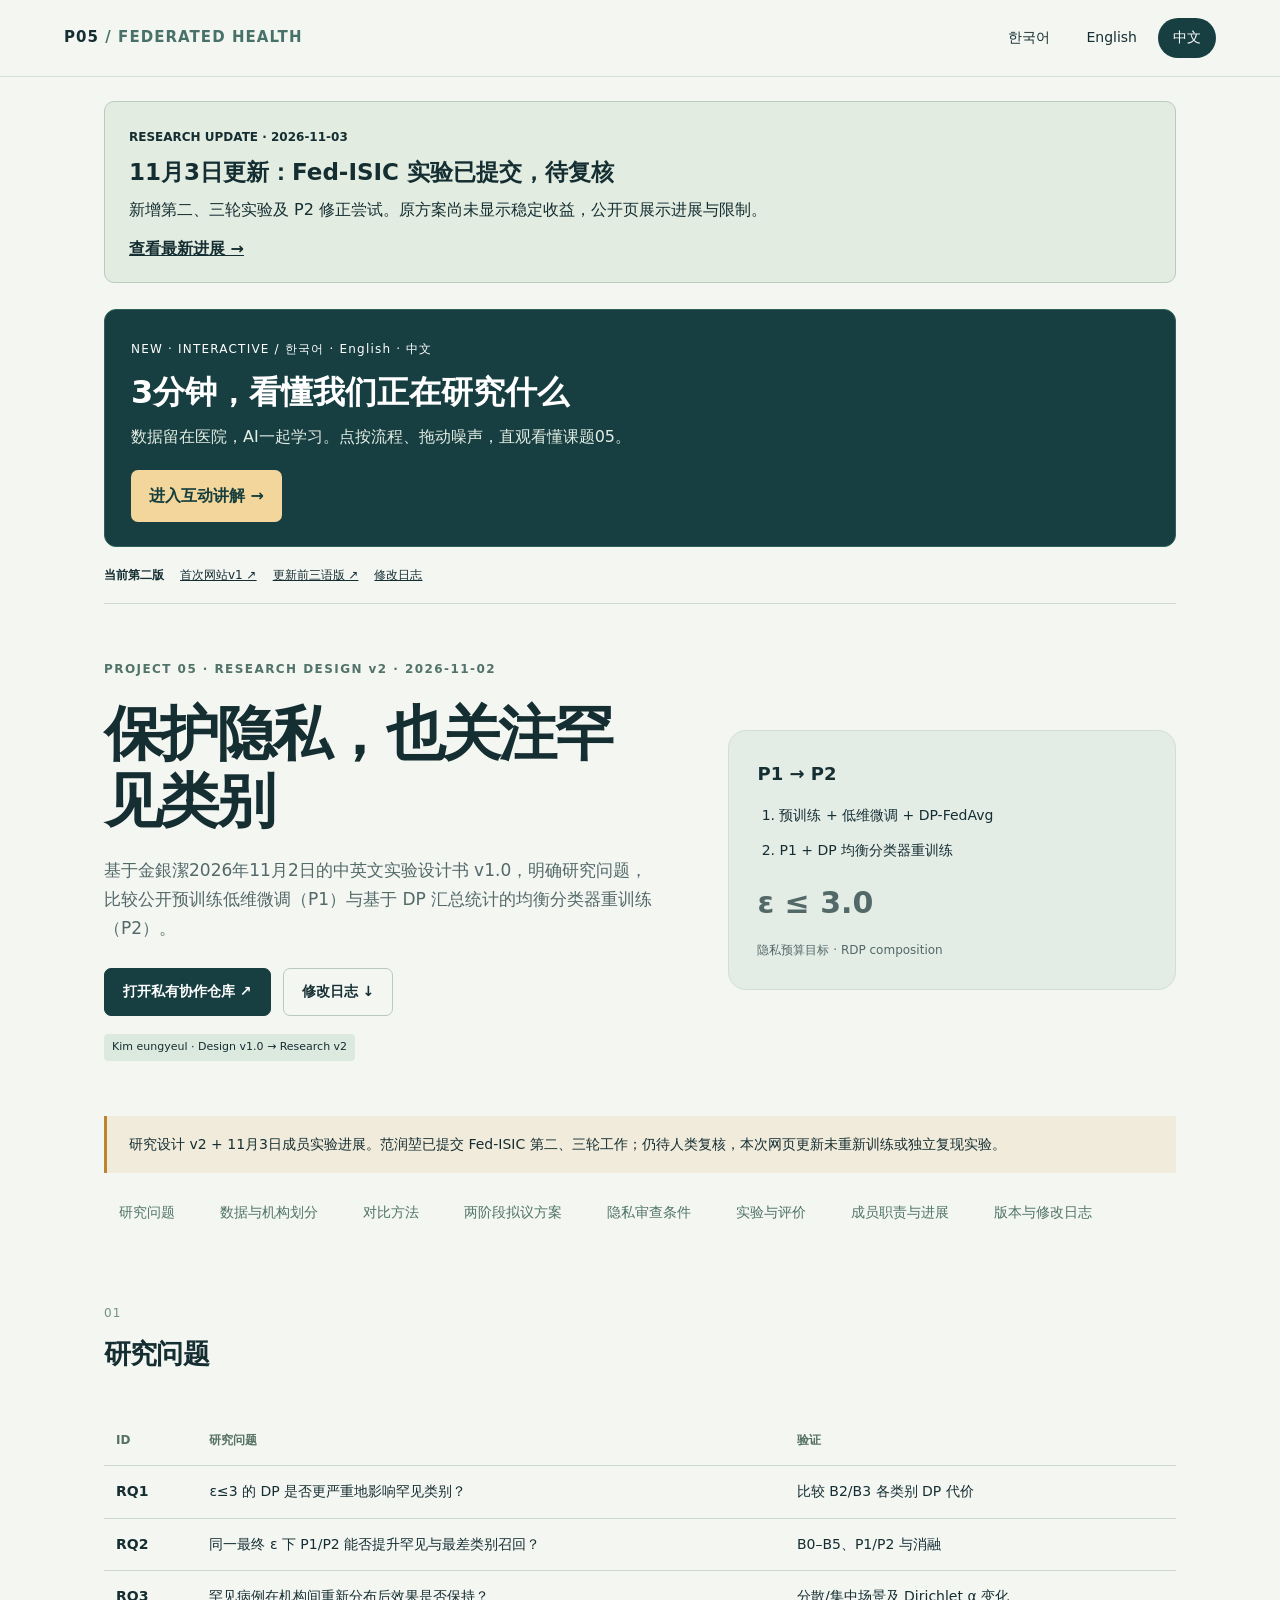
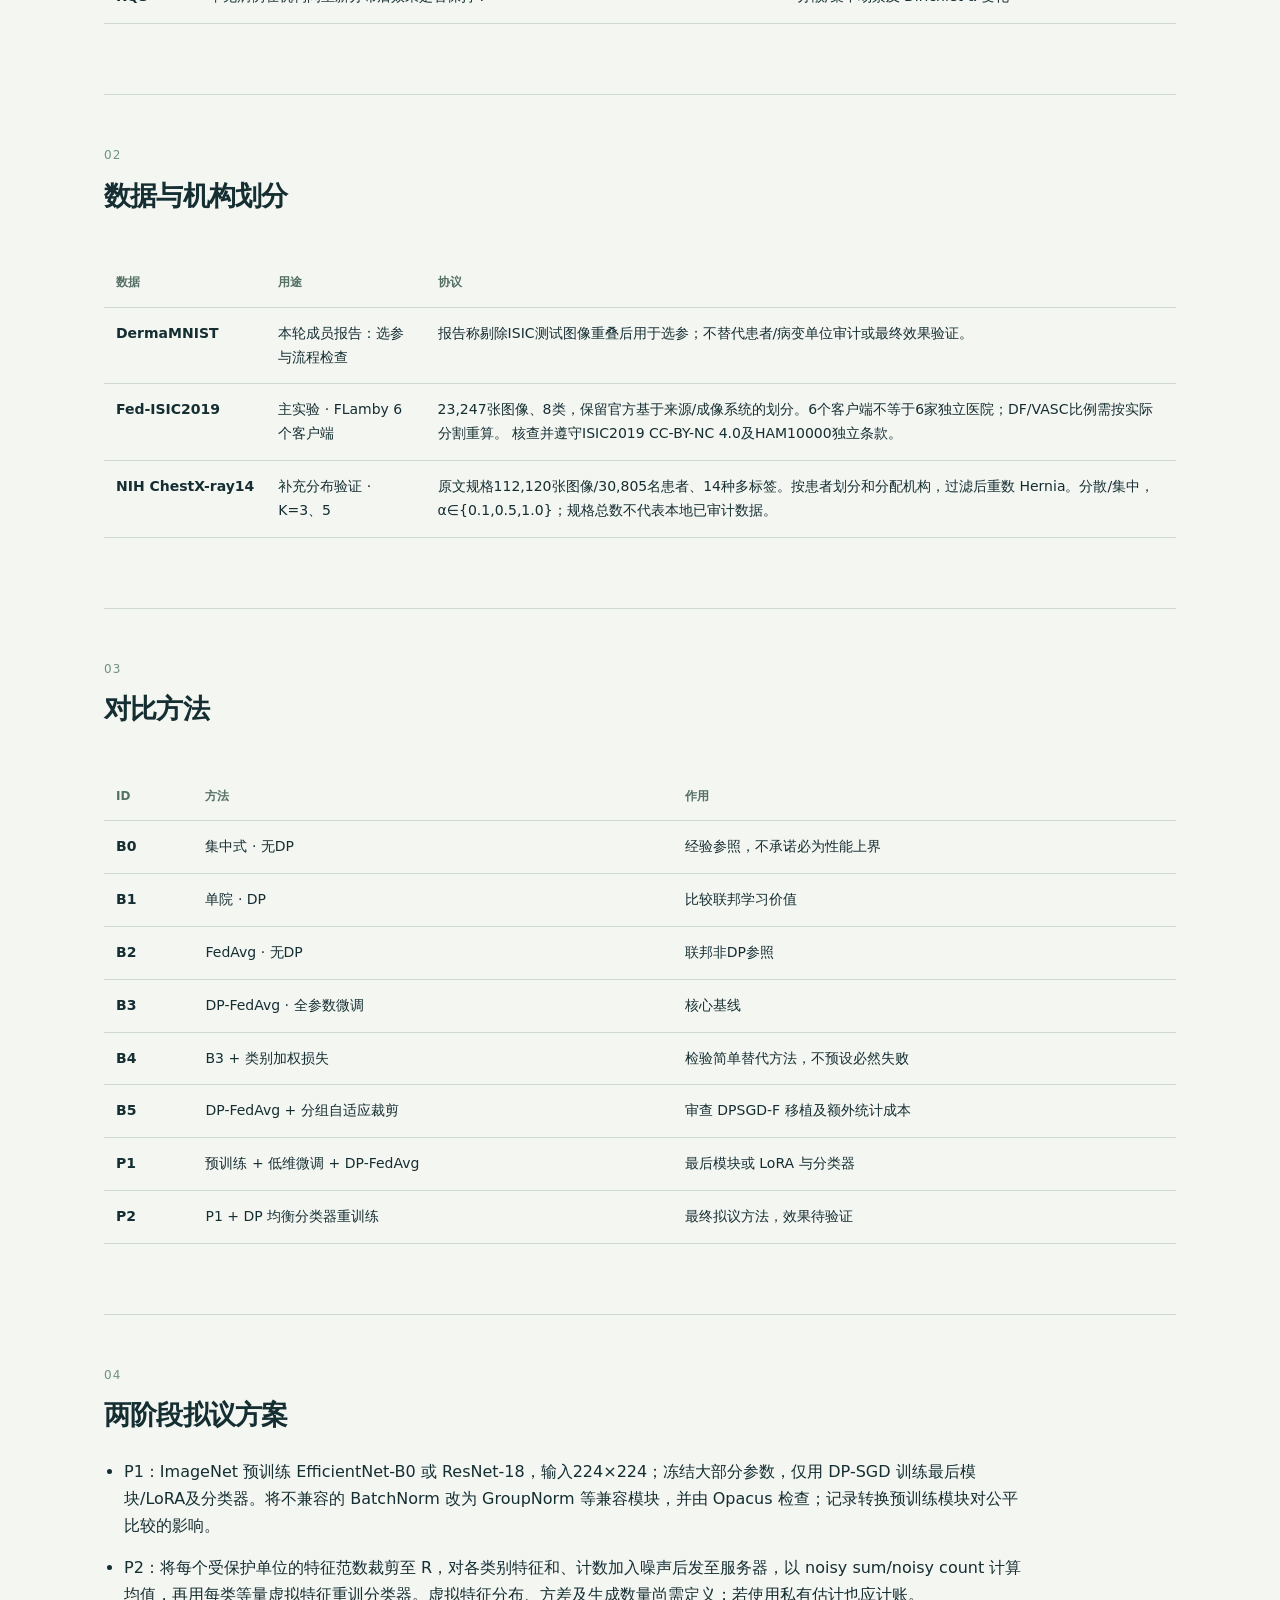
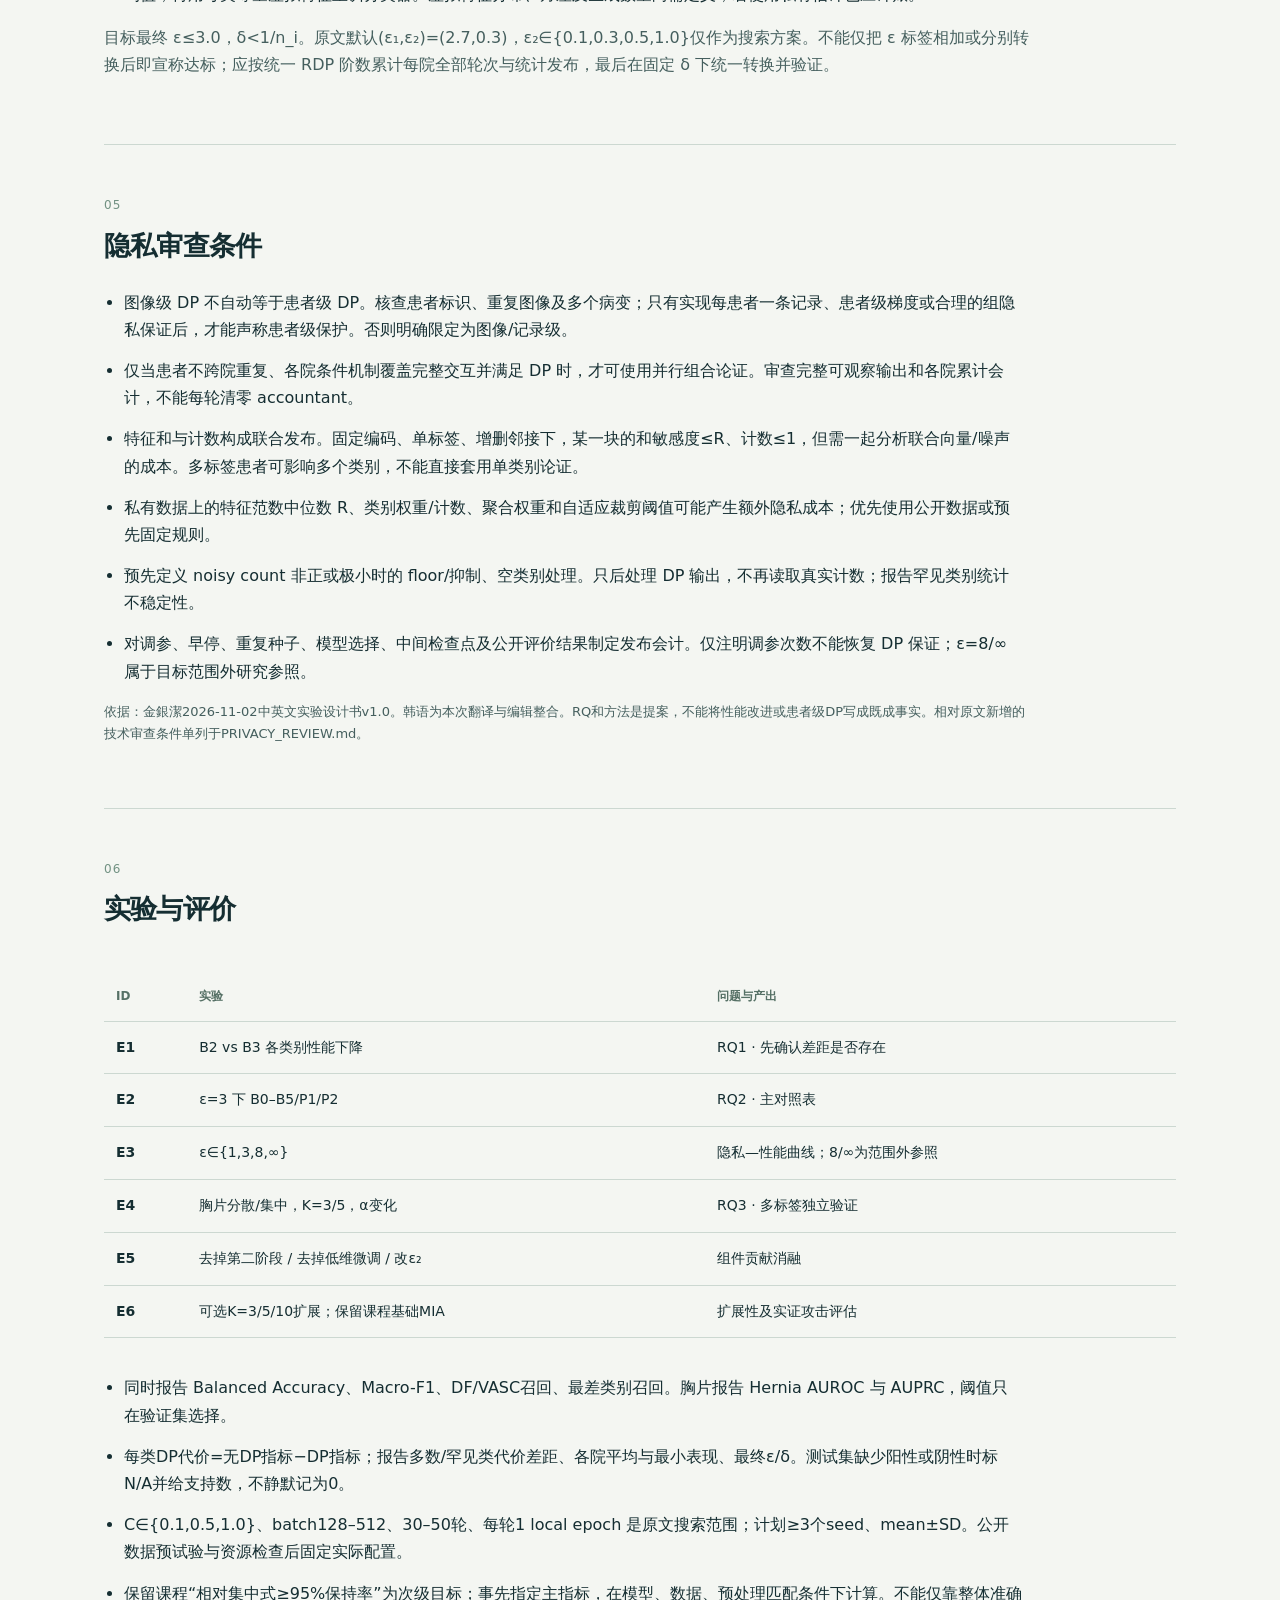
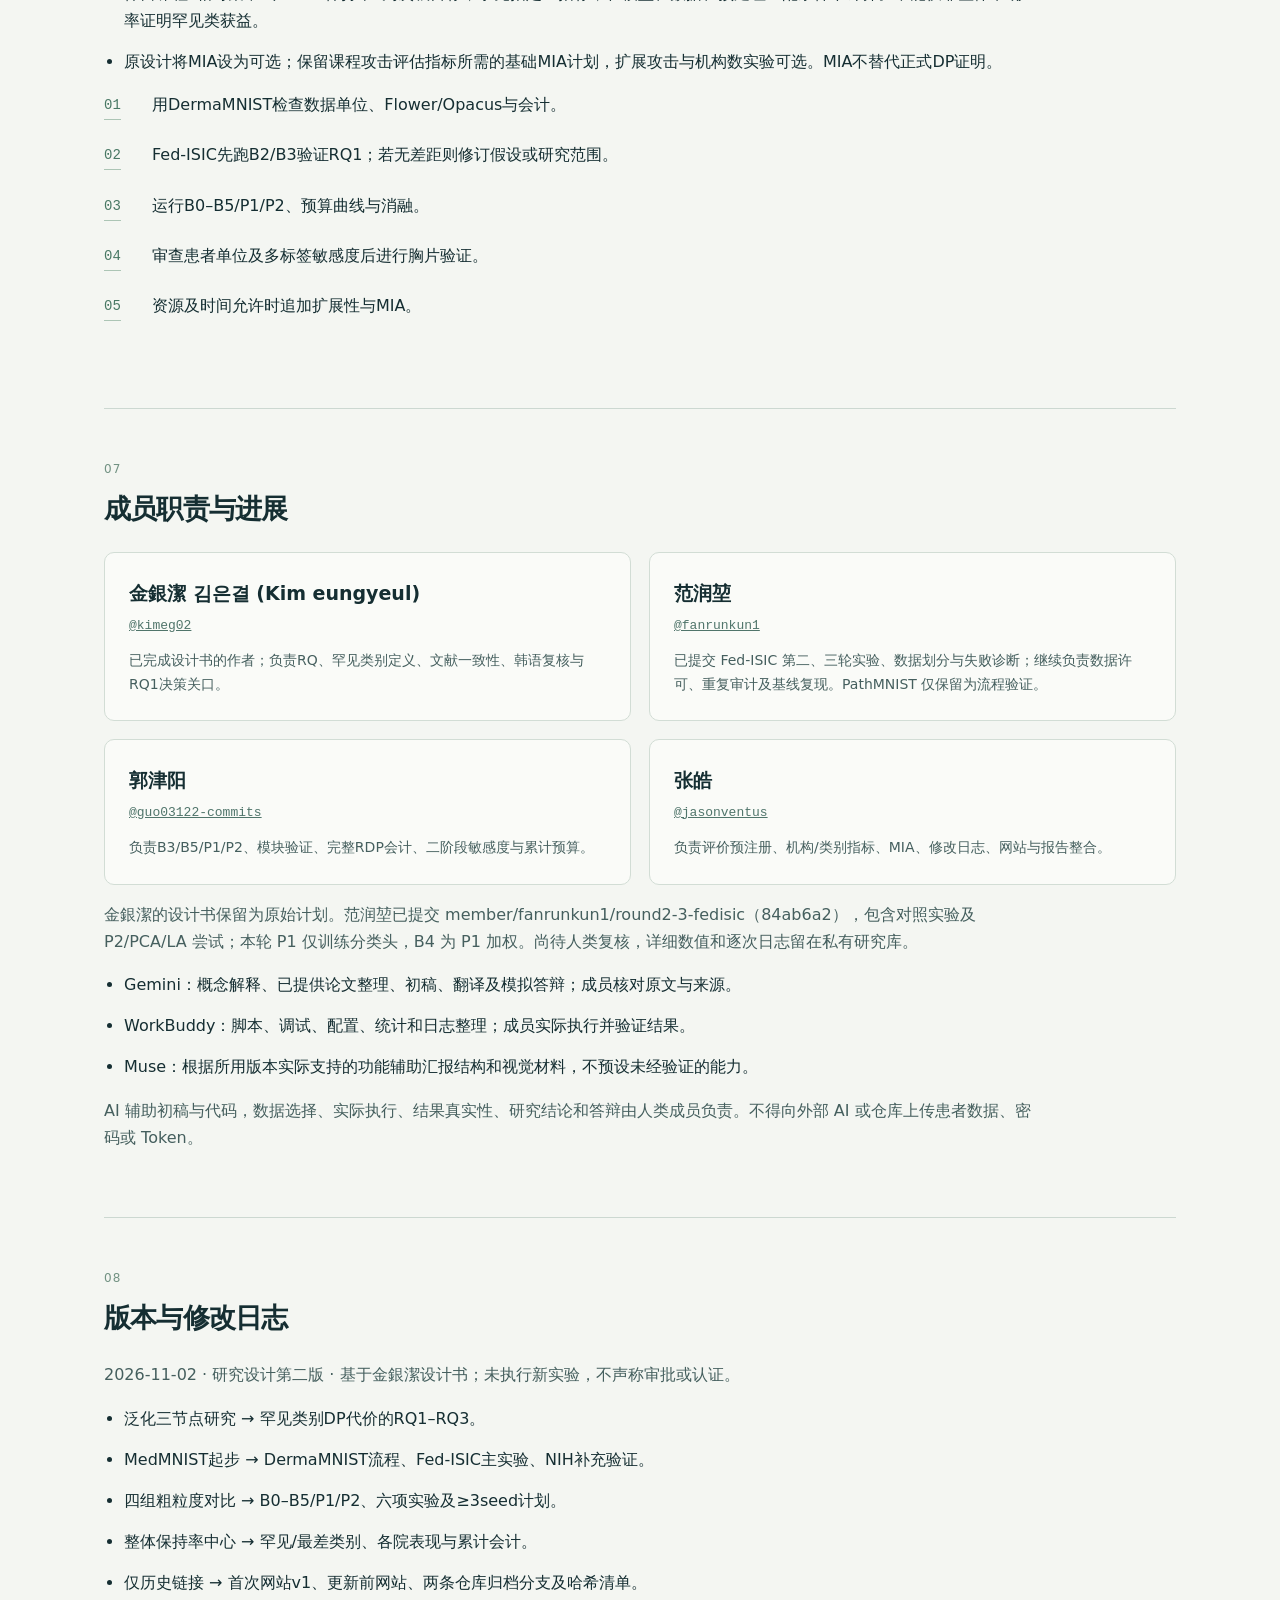
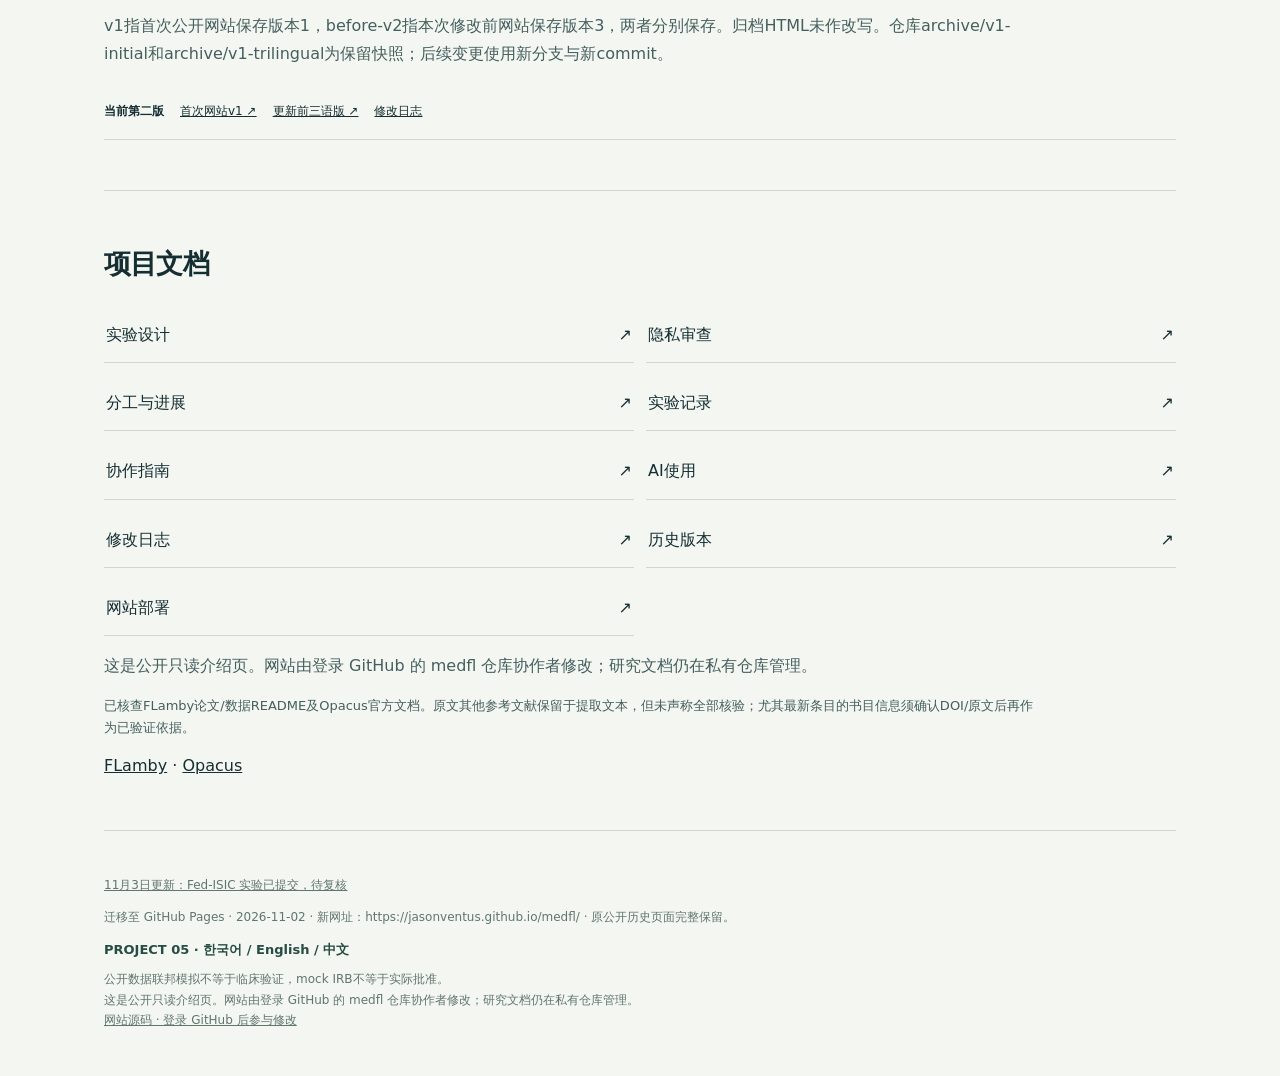
<file: versions/v2-design/zh.html>
<!doctype html><html translate="no" lang="zh-CN"><head><meta charset="utf-8"><meta name="google" content="notranslate"><meta name="viewport" content="width=device-width,initial-scale=1"><meta name="description" content="基于金銀潔2026年11月2日的中英文实验设计书 v1.0，明确研究问题，比较公开预训练低维微调（P1）与基于 DP 汇总统计的均衡分类器重训练（P2）。"><title>Project 05 v2 · 缓解差分隐私联邦学习中的罕见类别性能下降</title><style>*{box-sizing:border-box}html{scroll-behavior:smooth;scroll-padding-top:100px}body{margin:0;background:#f4f6f2;color:#152e32;font:16px/1.7 system-ui,-apple-system,BlinkMacSystemFont,"Segoe UI",sans-serif}a{color:inherit}a:focus-visible{outline:3px solid #e09b35;outline-offset:5px}header{position:sticky;top:0;z-index:5;background:#f4f6f2f5;border-bottom:1px solid #d5dfd9;padding:18px max(5vw,20px);display:flex;gap:20px;align-items:center;justify-content:space-between}.brand{font-size:15px;font-weight:750;text-decoration:none;letter-spacing:.07em}.brand span{color:#477169}nav{display:flex;gap:6px}nav a{padding:7px 14px;text-decoration:none;border:1px solid transparent;border-radius:30px;font-size:14px}nav a[aria-current=page]{background:#173e40;color:white}main{max-width:1200px;margin:auto;padding:0 5vw}.hero{display:grid;grid-template-columns:1.25fr 1fr;gap:65px;padding:80px 0 55px;align-items:center}.eyebrow{font-size:12px;color:#52736a;font-weight:750;letter-spacing:.12em}.hero h1{font-size:clamp(36px,4.6vw,66px);line-height:1.13;letter-spacing:-.045em;margin:22px 0}.hero p{color:#526968;max-width:580px;font-size:17px}.links{display:flex;flex-wrap:wrap;gap:12px;margin-top:25px}.button{display:inline-block;text-decoration:none;border-radius:7px;border:1px solid #b7c9c1;padding:11px 18px;font-size:14px;font-weight:650}.button.primary{background:#173e40;color:white;border-color:#173e40}.diagram{background:#e4ece6;border:1px solid #d1ded4;border-radius:18px;padding:28px}.diagram svg{display:block;width:100%;height:auto}.diagram p{font-size:13px;text-align:center;margin:12px 0 0}.notice{padding:17px 22px;border-left:3px solid #bc8532;background:#f1ebdc;font-size:14px}.metrics{display:grid;grid-template-columns:repeat(3,1fr);padding:30px 0;border-bottom:1px solid #ccd8d1}.metric{padding:5px 25px;border-right:1px solid #ccd8d1}.metric:first-child{padding-left:0}.metric:last-child{border:0}.metric strong{display:block;font-size:30px;line-height:1.25}.metric span{font-size:13px;color:#5e716b}.section{padding:50px 0;border-bottom:1px solid #ccd8d1}.section h2{font-size:27px;letter-spacing:-.03em;margin:0 0 20px}.section p{max-width:930px;color:#455f5e}.section-num{color:#729283;font-size:12px;display:block;letter-spacing:.1em;margin-bottom:7px}.team{display:grid;grid-template-columns:repeat(2,1fr);gap:18px}.person{padding:24px;border:1px solid #d2ddd5;border-radius:10px;background:#fafbf8}.person h3{margin:0;font-size:19px}.person .handle{font:13px/1.5 ui-monospace,monospace;color:#50756b}.person p{font-size:14px;margin:12px 0 0}.person small{display:block;color:#6b7d74;margin-top:10px}.flow{counter-reset:n;list-style:none;padding:0}.flow li{counter-increment:n;position:relative;padding:0 0 23px 48px;max-width:900px}.flow li:before{content:counter(n,decimal-leading-zero);position:absolute;left:0;top:0;font:14px/28px ui-monospace,monospace;color:#487864;border-bottom:1px solid #acc5b5}.tool-list{padding-left:20px}.tool-list li{margin:14px 0;max-width:900px}.docs{display:grid;grid-template-columns:repeat(2,1fr);gap:12px}.doc{display:flex;justify-content:space-between;gap:10px;border-bottom:1px solid #ccd8d1;padding:14px 2px;text-decoration:none}.doc:hover{color:#14755a}.access{font-size:13px;color:#61786e}.prompt{white-space:pre-wrap;word-break:break-word;background:#e8eee7;border:1px solid #d0ddd0;border-radius:8px;padding:22px;font:14px/1.8 system-ui}.footer{max-width:1200px;margin:auto;padding:32px 5vw 45px;color:#60766e;font-size:12px}.footer strong{display:block;color:#274c43;font-size:13px;margin-bottom:8px}@media(max-width:760px){header{padding:13px 18px;gap:6px}.brand{font-size:12px;letter-spacing:0}nav a{padding:6px 9px;font-size:12px}.hero{grid-template-columns:1fr;gap:25px;padding:40px 0 30px}.diagram{padding:15px}.hero h1{font-size:40px}.team,.docs{grid-template-columns:1fr}.metric{padding:5px 10px}.metric strong{font-size:25px}.metric span{font-size:11px}.section{padding:35px 0}.section h2{font-size:24px}}@media(prefers-reduced-motion:reduce){html{scroll-behavior:auto}}
[lang=ko] h1,[lang=ko] h2{word-break:keep-all}.versionbar{display:flex;flex-wrap:wrap;gap:16px;font-size:12px;padding:18px 0;border-bottom:1px solid #ccd8d1}.tablewrap{overflow-x:auto}table{width:100%;border-collapse:collapse;font-size:14px;margin:20px 0}th,td{text-align:left;vertical-align:top;padding:14px 12px;border-bottom:1px solid #ccd8d1}th{color:#557065;font-size:12px}td:first-child{font-weight:650;white-space:nowrap}.hero{padding-top:55px}.versionpill{font-size:11px;display:inline-block;background:#dce9df;border-radius:4px;padding:4px 8px;margin-top:18px}.diagram h3{font-size:18px;margin:0 0 10px}.diagram ol{padding-left:22px;font-size:14px}.diagram li{margin:12px 0}.toc{display:flex;flex-wrap:wrap;gap:15px;font-size:13px;padding:20px 0}.toc a{color:#507468}.source-note{font-size:13px;color:#60766e}.diagram .budget{font-size:30px;text-align:left;font-weight:700}.diagram .sub{font-size:12px;text-align:left}@media(max-width:760px){.hero h1{font-size:36px}th,td{padding:12px 8px;font-size:12px}.versionbar{gap:10px}.brand span{display:none}}</style></head><body><header><a class="brand" href="zh.html">P05 <span>/ FEDERATED HEALTH</span></a><nav aria-label="Language / 언어 / 语言"><a lang="ko" href="index.html">한국어</a><a lang="en" href="en.html">English</a><a lang="zh" href="zh.html" aria-current="page">中文</a></nav></header><main><aside id="research-update-20261103" style="padding:20px 24px;margin:24px 0;background:#e3ece1;border:1px solid #b6cdbb;border-radius:10px"><span style="font-size:12px;font-weight:750">RESEARCH UPDATE · 2026-11-03</span><h2 style="font-size:23px;line-height:1.35;margin:8px 0">11月3日更新：Fed-ISIC 实验已提交，待复核</h2><p style="margin:8px 0 12px">新增第二、三轮实验及 P2 修正尝试。原方案尚未显示稳定收益，公开页展示进展与限制。</p><a href="../../progress.html?lang=zh" style="font-weight:750">查看最新进展 →</a></aside><aside id="public-explainer" style="margin:26px 0 0;padding:24px 26px;background:#173e40;color:#fff;border-radius:12px;border:1px solid #2f6256"><span style="font-size:12px;letter-spacing:.1em">NEW · INTERACTIVE / 한국어 · English · 中文</span><h2 style="font-size:clamp(23px,3vw,32px);line-height:1.3;margin:10px 0">3分钟，看懂我们正在研究什么</h2><p style="margin:8px 0 20px;color:#e3eee4">数据留在医院，AI一起学习。点按流程、拖动噪声，直观看懂课题05。</p><a href="../../explain.html?lang=zh" style="display:inline-block;background:#f2d69b;color:#153e3d;padding:12px 18px;border-radius:7px;font-weight:750;text-decoration:none">进入互动讲解 →</a></aside><div class="versionbar"><strong>当前第二版</strong><a href="../../versions/v1/zh.html">首次网站v1 ↗</a><a href="../../versions/before-v2/zh.html">更新前三语版 ↗</a><a href="#changes">修改日志</a></div><section class="hero"><div><div class="eyebrow">PROJECT 05 · RESEARCH DESIGN v2 · 2026-11-02</div><h1>保护隐私，也关注罕见类别</h1><p>基于金銀潔2026年11月2日的中英文实验设计书 v1.0，明确研究问题，比较公开预训练低维微调（P1）与基于 DP 汇总统计的均衡分类器重训练（P2）。</p><div class="links"><a class="button primary" href="https://github.com/jasonventus/healthcare-ai-project05/tree/codex/trilingual-collaboration">打开私有协作仓库 ↗</a><a class="button" href="#changes">修改日志 ↓</a></div><span class="versionpill">Kim eungyeul · Design v1.0 → Research v2</span></div><div class="diagram"><h3>P1 → P2</h3><ol><li>预训练 + 低维微调 + DP-FedAvg</li><li>P1 + DP 均衡分类器重训练</li></ol><p class="budget">ε ≤ 3.0</p><p class="sub">隐私预算目标 · RDP composition</p></div></section><div class="notice" role="note">研究设计 v2 + 11月3日成员实验进展。范润堃已提交 Fed-ISIC 第二、三轮工作；仍待人类复核，本次网页更新未重新训练或独立复现实验。</div><nav class="toc" aria-label="Contents"><a href="#s0">研究问题</a><a href="#s1">数据与机构划分</a><a href="#s2">对比方法</a><a href="#s3">两阶段拟议方案</a><a href="#s4">隐私审查条件</a><a href="#s5">实验与评价</a><a href="#s6">成员职责与进展</a><a href="#changes">版本与修改日志</a></nav><section class="section" id="s0"><span class="section-num">01</span><h2>研究问题</h2><div class="tablewrap"><table><thead><tr><th>ID</th><th>研究问题</th><th>验证</th></tr></thead><tbody><tr><td>RQ1</td><td>ε≤3 的 DP 是否更严重地影响罕见类别？</td><td>比较 B2/B3 各类别 DP 代价</td></tr><tr><td>RQ2</td><td>同一最终 ε 下 P1/P2 能否提升罕见与最差类别召回？</td><td>B0–B5、P1/P2 与消融</td></tr><tr><td>RQ3</td><td>罕见病例在机构间重新分布后效果是否保持？</td><td>分散/集中场景及 Dirichlet α 变化</td></tr></tbody></table></div></section><section class="section" id="s1"><span class="section-num">02</span><h2>数据与机构划分</h2><div class="tablewrap"><table><thead><tr><th>数据</th><th>用途</th><th>协议</th></tr></thead><tbody><tr><td>DermaMNIST</td><td>本轮成员报告：选参与流程检查</td><td>报告称剔除ISIC测试图像重叠后用于选参；不替代患者/病变单位审计或最终效果验证。</td></tr><tr><td>Fed-ISIC2019</td><td>主实验 · FLamby 6个客户端</td><td>23,247张图像、8类，保留官方基于来源/成像系统的划分。6个客户端不等于6家独立医院；DF/VASC比例需按实际分割重算。 核查并遵守ISIC2019 CC-BY-NC 4.0及HAM10000独立条款。</td></tr><tr><td>NIH ChestX-ray14</td><td>补充分布验证 · K=3、5</td><td>原文规格112,120张图像/30,805名患者、14种多标签。按患者划分和分配机构，过滤后重数 Hernia。分散/集中，α∈{0.1,0.5,1.0}；规格总数不代表本地已审计数据。</td></tr></tbody></table></div></section><section class="section" id="s2"><span class="section-num">03</span><h2>对比方法</h2><div class="tablewrap"><table><thead><tr><th>ID</th><th>方法</th><th>作用</th></tr></thead><tbody><tr><td>B0</td><td>集中式 · 无DP</td><td>经验参照，不承诺必为性能上界</td></tr><tr><td>B1</td><td>单院 · DP</td><td>比较联邦学习价值</td></tr><tr><td>B2</td><td>FedAvg · 无DP</td><td>联邦非DP参照</td></tr><tr><td>B3</td><td>DP-FedAvg · 全参数微调</td><td>核心基线</td></tr><tr><td>B4</td><td>B3 + 类别加权损失</td><td>检验简单替代方法，不预设必然失败</td></tr><tr><td>B5</td><td>DP-FedAvg + 分组自适应裁剪</td><td>审查 DPSGD-F 移植及额外统计成本</td></tr><tr><td>P1</td><td>预训练 + 低维微调 + DP-FedAvg</td><td>最后模块或 LoRA 与分类器</td></tr><tr><td>P2</td><td>P1 + DP 均衡分类器重训练</td><td>最终拟议方法，效果待验证</td></tr></tbody></table></div></section><section class="section" id="s3"><span class="section-num">04</span><h2>两阶段拟议方案</h2><ul class="tool-list"><li>P1：ImageNet 预训练 EfficientNet-B0 或 ResNet-18，输入224×224；冻结大部分参数，仅用 DP-SGD 训练最后模块/LoRA及分类器。将不兼容的 BatchNorm 改为 GroupNorm 等兼容模块，并由 Opacus 检查；记录转换预训练模块对公平比较的影响。</li><li>P2：将每个受保护单位的特征范数裁剪至 R，对各类别特征和、计数加入噪声后发至服务器，以 noisy sum/noisy count 计算均值，再用每类等量虚拟特征重训分类器。虚拟特征分布、方差及生成数量尚需定义；若使用私有估计也应计账。</li></ul><p>目标最终 ε≤3.0，δ&lt;1/n_i。原文默认(ε₁,ε₂)=(2.7,0.3)，ε₂∈{0.1,0.3,0.5,1.0}仅作为搜索方案。不能仅把 ε 标签相加或分别转换后即宣称达标；应按统一 RDP 阶数累计每院全部轮次与统计发布，最后在固定 δ 下统一转换并验证。</p></section><section class="section" id="s4"><span class="section-num">05</span><h2>隐私审查条件</h2><ul class="tool-list"><li>图像级 DP 不自动等于患者级 DP。核查患者标识、重复图像及多个病变；只有实现每患者一条记录、患者级梯度或合理的组隐私保证后，才能声称患者级保护。否则明确限定为图像/记录级。</li><li>仅当患者不跨院重复、各院条件机制覆盖完整交互并满足 DP 时，才可使用并行组合论证。审查完整可观察输出和各院累计会计，不能每轮清零 accountant。</li><li>特征和与计数构成联合发布。固定编码、单标签、增删邻接下，某一块的和敏感度≤R、计数≤1，但需一起分析联合向量/噪声的成本。多标签患者可影响多个类别，不能直接套用单类别论证。</li><li>私有数据上的特征范数中位数 R、类别权重/计数、聚合权重和自适应裁剪阈值可能产生额外隐私成本；优先使用公开数据或预先固定规则。</li><li>预先定义 noisy count 非正或极小时的 floor/抑制、空类别处理。只后处理 DP 输出，不再读取真实计数；报告罕见类别统计不稳定性。</li><li>对调参、早停、重复种子、模型选择、中间检查点及公开评价结果制定发布会计。仅注明调参次数不能恢复 DP 保证；ε=8/∞ 属于目标范围外研究参照。</li></ul><p class="source-note">依据：金銀潔2026-11-02中英文实验设计书v1.0。韩语为本次翻译与编辑整合。RQ和方法是提案，不能将性能改进或患者级DP写成既成事实。相对原文新增的技术审查条件单列于PRIVACY_REVIEW.md。</p></section><section class="section" id="s5"><span class="section-num">06</span><h2>实验与评价</h2><div class="tablewrap"><table><thead><tr><th>ID</th><th>实验</th><th>问题与产出</th></tr></thead><tbody><tr><td>E1</td><td>B2 vs B3 各类别性能下降</td><td>RQ1 · 先确认差距是否存在</td></tr><tr><td>E2</td><td>ε=3 下 B0–B5/P1/P2</td><td>RQ2 · 主对照表</td></tr><tr><td>E3</td><td>ε∈{1,3,8,∞}</td><td>隐私—性能曲线；8/∞为范围外参照</td></tr><tr><td>E4</td><td>胸片分散/集中，K=3/5，α变化</td><td>RQ3 · 多标签独立验证</td></tr><tr><td>E5</td><td>去掉第二阶段 / 去掉低维微调 / 改ε₂</td><td>组件贡献消融</td></tr><tr><td>E6</td><td>可选K=3/5/10扩展；保留课程基础MIA</td><td>扩展性及实证攻击评估</td></tr></tbody></table></div><ul class="tool-list"><li>同时报告 Balanced Accuracy、Macro-F1、DF/VASC召回、最差类别召回。胸片报告 Hernia AUROC 与 AUPRC，阈值只在验证集选择。</li><li>每类DP代价=无DP指标−DP指标；报告多数/罕见类代价差距、各院平均与最小表现、最终ε/δ。测试集缺少阳性或阴性时标N/A并给支持数，不静默记为0。</li><li>C∈{0.1,0.5,1.0}、batch128–512、30–50轮、每轮1 local epoch 是原文搜索范围；计划≥3个seed、mean±SD。公开数据预试验与资源检查后固定实际配置。</li><li>保留课程“相对集中式≥95%保持率”为次级目标；事先指定主指标，在模型、数据、预处理匹配条件下计算。不能仅靠整体准确率证明罕见类获益。</li><li>原设计将MIA设为可选；保留课程攻击评估指标所需的基础MIA计划，扩展攻击与机构数实验可选。MIA不替代正式DP证明。</li></ul><ol class="flow"><li>用DermaMNIST检查数据单位、Flower/Opacus与会计。</li><li>Fed-ISIC先跑B2/B3验证RQ1；若无差距则修订假设或研究范围。</li><li>运行B0–B5/P1/P2、预算曲线与消融。</li><li>审查患者单位及多标签敏感度后进行胸片验证。</li><li>资源及时间允许时追加扩展性与MIA。</li></ol></section><section class="section" id="s6"><span class="section-num">07</span><h2>成员职责与进展</h2><div class="team"><article class="person"><h3>金銀潔 김은결 (Kim eungyeul)</h3><a class="handle" href="https://github.com/kimeg02">@kimeg02</a><p>已完成设计书的作者；负责RQ、罕见类别定义、文献一致性、韩语复核与RQ1决策关口。</p></article><article class="person"><h3>范润堃</h3><a class="handle" href="https://github.com/fanrunkun1">@fanrunkun1</a><p>已提交 Fed-ISIC 第二、三轮实验、数据划分与失败诊断；继续负责数据许可、重复审计及基线复现。PathMNIST 仅保留为流程验证。</p></article><article class="person"><h3>郭津阳</h3><a class="handle" href="https://github.com/guo03122-commits">@guo03122-commits</a><p>负责B3/B5/P1/P2、模块验证、完整RDP会计、二阶段敏感度与累计预算。</p></article><article class="person"><h3>张皓</h3><a class="handle" href="https://github.com/jasonventus">@jasonventus</a><p>负责评价预注册、机构/类别指标、MIA、修改日志、网站与报告整合。</p></article></div><p>金銀潔的设计书保留为原始计划。范润堃已提交 member/fanrunkun1/round2-3-fedisic（84ab6a2），包含对照实验及 P2/PCA/LA 尝试；本轮 P1 仅训练分类头，B4 为 P1 加权。尚待人类复核，详细数值和逐次日志留在私有研究库。</p><ul class="tool-list"><li>Gemini：概念解释、已提供论文整理、初稿、翻译及模拟答辩；成员核对原文与来源。</li><li>WorkBuddy：脚本、调试、配置、统计和日志整理；成员实际执行并验证结果。</li><li>Muse：根据所用版本实际支持的功能辅助汇报结构和视觉材料，不预设未经验证的能力。</li></ul><p>AI 辅助初稿与代码，数据选择、实际执行、结果真实性、研究结论和答辩由人类成员负责。不得向外部 AI 或仓库上传患者数据、密码或 Token。</p></section><section class="section" id="changes"><span class="section-num">08</span><h2>版本与修改日志</h2><p>2026-11-02 · 研究设计第二版 · 基于金銀潔设计书；未执行新实验，不声称审批或认证。</p><ul class="tool-list"><li>泛化三节点研究 → 罕见类别DP代价的RQ1–RQ3。</li><li>MedMNIST起步 → DermaMNIST流程、Fed-ISIC主实验、NIH补充验证。</li><li>四组粗粒度对比 → B0–B5/P1/P2、六项实验及≥3seed计划。</li><li>整体保持率中心 → 罕见/最差类别、各院表现与累计会计。</li><li>仅历史链接 → 首次网站v1、更新前网站、两条仓库归档分支及哈希清单。</li></ul><p>v1指首次公开网站保存版本1，before-v2指本次修改前网站保存版本3，两者分别保存。归档HTML未作改写。仓库archive/v1-initial和archive/v1-trilingual为保留快照；后续变更使用新分支与新commit。</p><div class="versionbar"><strong>当前第二版</strong><a href="../../versions/v1/zh.html">首次网站v1 ↗</a><a href="../../versions/before-v2/zh.html">更新前三语版 ↗</a><a href="#changes">修改日志</a></div></section><section class="section"><h2>项目文档</h2><div class="docs"><a class="doc" href="https://github.com/jasonventus/healthcare-ai-project05/blob/codex/trilingual-collaboration/RESEARCH_DESIGN.md#zh"><span>实验设计</span><span aria-hidden="true">↗</span></a><a class="doc" href="https://github.com/jasonventus/healthcare-ai-project05/blob/codex/trilingual-collaboration/PRIVACY_REVIEW.md#zh"><span>隐私审查</span><span aria-hidden="true">↗</span></a><a class="doc" href="https://github.com/jasonventus/healthcare-ai-project05/blob/codex/trilingual-collaboration/PROJECT_PLAN.md#zh"><span>分工与进展</span><span aria-hidden="true">↗</span></a><a class="doc" href="https://github.com/jasonventus/healthcare-ai-project05/blob/codex/trilingual-collaboration/EXPERIMENT_TEMPLATE.md#zh"><span>实验记录</span><span aria-hidden="true">↗</span></a><a class="doc" href="https://github.com/jasonventus/healthcare-ai-project05/blob/codex/trilingual-collaboration/CONTRIBUTING.md#zh"><span>协作指南</span><span aria-hidden="true">↗</span></a><a class="doc" href="https://github.com/jasonventus/healthcare-ai-project05/blob/codex/trilingual-collaboration/AI_USAGE_LOG.md#zh"><span>AI使用</span><span aria-hidden="true">↗</span></a><a class="doc" href="https://github.com/jasonventus/healthcare-ai-project05/blob/codex/trilingual-collaboration/CHANGELOG.md#zh"><span>修改日志</span><span aria-hidden="true">↗</span></a><a class="doc" href="https://github.com/jasonventus/healthcare-ai-project05/blob/codex/trilingual-collaboration/VERSION_HISTORY.md#zh"><span>历史版本</span><span aria-hidden="true">↗</span></a><a class="doc" href="https://github.com/jasonventus/healthcare-ai-project05/blob/codex/trilingual-collaboration/WEBSITE.md#zh"><span>网站部署</span><span aria-hidden="true">↗</span></a></div><p>这是公开只读介绍页。网站由登录 GitHub 的 medfl 仓库协作者修改；研究文档仍在私有仓库管理。</p><p class="source-note">已核查FLamby论文/数据README及Opacus官方文档。原文其他参考文献保留于提取文本，但未声称全部核验；尤其最新条目的书目信息须确认DOI/原文后再作为已验证依据。</p><a href="https://github.com/owkin/FLamby/blob/main/flamby/datasets/fed_isic2019/README.md">FLamby</a> · <a href="https://opacus.ai/api/privacy_engine.html">Opacus</a></section></main><footer class="footer"><p><a href="../../progress.html?lang=zh">11月3日更新：Fed-ISIC 实验已提交，待复核</a></p><p>迁移至 GitHub Pages · 2026-11-02 · 新网址：https://jasonventus.github.io/medfl/ · 原公开历史页面完整保留。</p><strong>PROJECT 05 · 한국어 / English / 中文</strong>公开数据联邦模拟不等于临床验证，mock IRB不等于实际批准。<br>这是公开只读介绍页。网站由登录 GitHub 的 medfl 仓库协作者修改；研究文档仍在私有仓库管理。<br><a href="https://github.com/jasonventus/medfl">网站源码 · 登录 GitHub 后参与修改</a></footer></body></html>
</file>
<file: assets/medfl.css>
/* Shared component styles: six-client round (.flr) and concept noise slider (.nz). Used by the homepages and explain.html. */
.flr,.nz{--ease:cubic-bezier(.45,.05,.25,1);--fade:.45s cubic-bezier(.4,0,.2,1)}
.flr-tag,.nz-tag{display:inline-block;margin:0 0 10px;padding:4px 11px;border-radius:6px;background:#fbefdc;border:1px solid #e0a860;color:#8a4b0f;font-size:13px;font-weight:750}
.flr-stage{border-radius:12px;background:linear-gradient(180deg,#f6faf7,#eef5f0);border:1px solid #d1ded4;overflow:hidden}
.flr-stage svg{display:block;width:100%;height:auto}
.flr-box{fill:#fbfcf9;stroke:#9fb8aa;stroke-width:2;transition:stroke var(--fade),stroke-width var(--fade),fill var(--fade)}
.flr-shadow{fill:#173e40;opacity:.07}
.flr-t1{font:700 19px system-ui,sans-serif;fill:#fff}.flr-t2{font:700 15px system-ui,sans-serif;fill:#173e40}.flr-t3{font:12.5px system-ui,sans-serif;fill:#52736a}
.flr-t4{font:700 11.5px system-ui,sans-serif;fill:#8a4b0f}
.flr-agg{font:13px system-ui,sans-serif;fill:#d7eadf;opacity:0;transition:opacity var(--fade)}
.flr-agg2{font:600 11.5px system-ui,sans-serif;fill:#dccdf3;opacity:0;transition:opacity var(--fade)}
.flr-core{fill:#173e40}.flr-glow{fill:none;stroke:#e09b35;stroke-width:5;opacity:0;transition:opacity var(--fade)}
.flr-ripple{fill:none;stroke:#e09b35;stroke-width:3;opacity:0;transform-box:fill-box;transform-origin:center}
.flr-model rect{fill:#5f9f8c;stroke:#cfe3d9;stroke-width:1;transform-box:fill-box;transform-origin:center}
.flr-dp,.flr-prog{opacity:0;transition:opacity var(--fade)}.flr-dp rect{fill:#fbefdc;stroke:#c9661c;stroke-width:1.5}
.flr-spark{fill:#c9661c}
.flr-prog-fill{fill:#3f7f6d;transform-box:fill-box;transform-origin:left center;transform:scaleX(0)}
.flr-down line,.flr-up line,.flr-p2 line{stroke-width:2.5;stroke-dasharray:6 7;opacity:0;transition:opacity var(--fade)}
.flr-down line{stroke:#2f6f5f}.flr-up line{stroke:#c9661c}.flr-p2 line{stroke:#7b4fa6;stroke-dasharray:2 6}
.flr-lab{font:700 14px system-ui,sans-serif;opacity:0;transition:opacity var(--fade)}.flr-lab-down{fill:#2f6f5f}.flr-lab-up{fill:#a5501a}.flr-lab-p2{fill:#6b3f96}
.flr-tok{opacity:0;transform:translate(var(--x0),var(--y0))}
.flr-tok-down rect{fill:#2f6f5f}.flr-tok-down line{stroke:#fff;stroke-width:1.4}
.flr-tok-up rect{fill:#c9661c}.flr-tok-up path{fill:none;stroke:#fff;stroke-width:1.5;stroke-linejoin:round}
.flr-tok-p2 path{fill:#7b4fa6;stroke:#fff;stroke-width:1.2}
/* step states: st1 send, st2 local DP-SGD training, st3 upload (+ P2 statistics once), st4 aggregate */
.st1 .flr-down line,.st1 .flr-lab-down,.st3 .flr-up line,.st3 .flr-lab-up,.st3.p2 .flr-p2 line,.st3.p2 .flr-lab-p2{opacity:.85}
.st1 .flr-lab-down,.st3 .flr-lab-up,.st3.p2 .flr-lab-p2{opacity:1}
.st1 .flr-down line,.st3 .flr-up line{animation:flr-flow 1.4s linear infinite}
.st1 .flr-tok-down,.st3 .flr-tok-up{animation:flr-move 2.6s var(--ease) infinite;animation-delay:calc(var(--i) * .16s)}
.st3.p2 .flr-tok-p2{animation:flr-once 2s var(--ease) both;animation-delay:calc(.5s + var(--i) * .12s)}
.st2 .flr-dp,.st2 .flr-prog{opacity:1}.st2 .flr-box{stroke:#3f7f6d;stroke-width:3;fill:#f7fbf8}
.st2 .flr-prog-fill{animation:flr-train 2.4s var(--ease) infinite;animation-delay:calc(var(--i) * .18s)}
.st2 .flr-spark{animation:flr-jit .5s ease-in-out infinite alternate;animation-delay:calc(var(--k) * -.17s)}
.st2 .flr-lesion{animation:flr-read 1.6s ease-in-out infinite;transform-box:fill-box;transform-origin:center}
.st4 .flr-glow,.st4 .flr-agg,.st4.p2 .flr-agg2{opacity:1}
.st4 .flr-ripple{animation:flr-ripple 1.9s ease-out infinite}
.st4 .flr-model rect{animation:flr-pop 1.9s var(--ease) infinite}
.st4 .flr-model rect:nth-child(2){animation-delay:.12s}.st4 .flr-model rect:nth-child(3){animation-delay:.24s}
@keyframes flr-flow{to{stroke-dashoffset:-26}}
@keyframes flr-move{0%{opacity:0;transform:translate(var(--x0),var(--y0)) scale(.6)}14%{opacity:1;transform:translate(var(--x0),var(--y0)) scale(1)}74%{opacity:1;transform:translate(var(--x1),var(--y1)) scale(1)}90%,100%{opacity:0;transform:translate(var(--x1),var(--y1)) scale(.6)}}
@keyframes flr-once{0%{opacity:0;transform:translate(var(--x0),var(--y0)) scale(.5)}18%{opacity:1;transform:translate(var(--x0),var(--y0)) scale(1)}82%{opacity:1;transform:translate(var(--x1),var(--y1)) scale(1)}100%{opacity:0;transform:translate(var(--x1),var(--y1)) scale(.4)}}
@keyframes flr-train{0%{transform:scaleX(0)}70%{transform:scaleX(1)}100%{transform:scaleX(1);opacity:.35}}
@keyframes flr-jit{from{transform:translate(-1.5px,1px)}to{transform:translate(1.5px,-1px)}}
@keyframes flr-read{0%,100%{transform:scale(1)}50%{transform:scale(1.25)}}
@keyframes flr-ripple{0%{opacity:.9;transform:scale(1)}100%{opacity:0;transform:scale(1.14,1.3)}}
@keyframes flr-pop{0%,100%{transform:translateY(0)}40%{transform:translateY(-3px)}}
.flr-meter{height:4px;background:#d9e5dc;border-radius:4px;margin:10px 0 0;overflow:hidden}
.flr-meter span{display:block;height:100%;width:25%;background:#173e40;border-radius:4px;transition:width .6s var(--ease)}
.flr-cap{min-height:4.8em;margin:10px 2px 8px;font-size:16px;line-height:1.6}.flr-cap b{display:block;font-size:16.5px;color:#152e32}.flr-cap span{color:#455f5e}
.flr-cap.flr-in{animation:flr-cap .45s cubic-bezier(.2,.8,.2,1)}
@keyframes flr-cap{from{opacity:0;transform:translateY(5px)}to{opacity:1;transform:none}}
.flr-controls{display:flex;flex-wrap:wrap;gap:8px;align-items:center;margin:6px 0}
.flr button{font:inherit;font-size:14px;padding:7px 13px;border-radius:999px;border:1px solid #b7c9c1;background:#fafbf8;color:#152e32;cursor:pointer;transition:background .2s,color .2s,border-color .2s}
.flr button:hover:not(:disabled){border-color:#487864}
.flr button[aria-pressed=true],.flr button.primary{background:#173e40;color:#fff;border-color:#173e40}
.flr button:disabled{opacity:.45;cursor:default}
.flr button:focus-visible,.flr input:focus-visible,.nz input:focus-visible{outline:3px solid #e09b35;outline-offset:3px}
.flr-p2toggle{font-size:14px;display:inline-flex;gap:6px;align-items:center;margin-left:4px;cursor:pointer}
.flr-p2toggle input{width:18px;height:18px;accent-color:#7b4fa6}
.flr-fallback{margin:0;padding-left:22px}.flr-fallback li{margin:6px 0}
.nz-label{display:block;font-weight:700;margin:4px 0}
.nz-row{display:flex;gap:10px;align-items:center}.nz-row input{flex:1;accent-color:#173e40}.nz-row output{font-weight:750;min-width:4.5em;text-align:right;font-variant-numeric:tabular-nums}
.nz-signals{display:grid;grid-template-columns:1fr 1fr;gap:14px;margin-top:14px}
.nz-box h4{font-size:15px;margin:0 0 6px}
.nz-plot{height:118px;position:relative;background:#f9fbf7;border:1px solid #d5dfd9;border-radius:8px;overflow:hidden}
.nz-dots{position:absolute;inset:16px;display:flex;flex-wrap:wrap;gap:8px;align-content:center;justify-content:center}
.nz-dot{width:13px;height:13px;border-radius:50%;background:#216d62;animation:nz-jit 1.7s ease-in-out infinite alternate;animation-delay:calc(var(--k,0) * -.31s)}
.rare .nz-dot{background:#c9661c;border-radius:2px;transform:rotate(45deg)}
.nz-fog{position:absolute;inset:-30px;opacity:var(--nzfog,.3);pointer-events:none;transition:opacity .35s ease;background:repeating-linear-gradient(25deg,transparent 0 10px,#385c4d 11px 13px,transparent 14px 24px),repeating-linear-gradient(-25deg,transparent 0 11px,#809c88 12px 15px,transparent 16px 28px);animation:nz-drift 9s linear infinite}
@keyframes nz-jit{from{translate:calc(var(--nzj,1px) * -1) 0}to{translate:var(--nzj,1px) calc(var(--nzj,1px) * .6)}}
@keyframes nz-drift{from{transform:translateX(0)}to{transform:translateX(26px)}}
.nz-meaning{font-weight:700;margin:12px 0 4px;min-height:1.6em}.nz-note{font-size:13px;color:#60766e;margin:0}
.is-off *{animation-play-state:paused!important}
@media (prefers-reduced-motion:reduce){.flr *,.nz *{animation:none!important;transition:none!important}.st1 .flr-tok-down,.st3 .flr-tok-up{opacity:1;transform:translate(calc((var(--x0) + var(--x1)) / 2),calc((var(--y0) + var(--y1)) / 2))}.st3.p2 .flr-tok-p2{opacity:1;transform:translate(var(--x1),var(--y1))}.st2 .flr-prog-fill{transform:scaleX(.6)}.st4 .flr-ripple{opacity:.5}}
@media (max-width:760px){.flr-cap{font-size:15px;min-height:6.4em}.nz-signals{grid-template-columns:1fr}.flr button{font-size:13px;padding:6px 11px}}
</file>
<file: assets/kids.css>
.kids{--ease:cubic-bezier(.45,.05,.25,1);background:#fff;border:1px solid #d2ddd5;border-radius:14px;padding:18px;margin-top:18px}
.kids-stage{position:relative;border-radius:12px;overflow:hidden;background:linear-gradient(180deg,#eef5f0,#e5efe8)}
.kids-stage svg{display:block;width:100%;height:auto}
.kids-meter{height:4px;background:#d9e5dc;border-radius:4px;margin:10px 0 0;overflow:hidden}
.kids-meter span{display:block;height:100%;width:0;background:#487864;border-radius:4px;transition:width .6s var(--ease)}
.kids-caption{font-size:clamp(18px,2.2vw,22px);line-height:1.6;min-height:3.4em;margin:12px 4px 10px;color:#152e32}
.kids-caption.kids-in{animation:kids-cap .45s cubic-bezier(.2,.8,.2,1)}
@keyframes kids-cap{from{opacity:0;transform:translateY(5px)}to{opacity:1;transform:none}}
.kids-caption b{display:block;font-size:13px;letter-spacing:.08em;color:#52736a;margin-bottom:2px}
.kids-controls{display:flex;flex-wrap:wrap;gap:8px;align-items:center}
.kids button{font:inherit;font-size:15px;padding:9px 16px;border-radius:999px;border:1px solid #b7c9c1;background:#fafbf8;color:#152e32;cursor:pointer;transition:background .2s,border-color .2s}
.kids button:hover:not(:disabled){border-color:#487864}
.kids button.primary{background:#173e40;color:#fff;border-color:#173e40}
.kids button:disabled{opacity:.45;cursor:default}
.kids button:focus-visible{outline:3px solid #e09b35;outline-offset:3px}
.kids-dots{display:flex;gap:7px;margin-left:auto}
.kids .kids-dot{width:14px;height:14px;min-width:14px;padding:0;border-radius:50%;border:1px solid #487864;background:transparent;transition:background .3s}
.kids .kids-dot[aria-current=step]{background:#487864}
.kids-fallback{margin:0;padding-left:22px}.kids-fallback li{margin:6px 0}
/* scene visibility: the stage carries class s0…s6 */
.kids [data-show]{opacity:0;transition:opacity .6s cubic-bezier(.4,0,.2,1)}
.kids .s0 [data-show~="s0"],.kids .s1 [data-show~="s1"],.kids .s2 [data-show~="s2"],.kids .s3 [data-show~="s3"],.kids .s4 [data-show~="s4"],.kids .s5 [data-show~="s5"],.kids .s6 [data-show~="s6"]{opacity:1}
.kids .s1 .fence{animation:kids-ants 1.4s linear infinite}
@keyframes kids-ants{to{stroke-dashoffset:-32}}
/* robots: copied down from the teacher (s2), bob while studying (s2-s3), stay put afterwards */
.kids .bot{transform:translate(var(--tx),var(--ty)) scale(.6)}
.kids .s2 .bot{animation:kids-drop 1s cubic-bezier(.3,.75,.25,1) both;animation-delay:calc(var(--i) * .13s)}
@keyframes kids-drop{0%{opacity:0;transform:translate(var(--fx),var(--fy)) scale(.2)}30%{opacity:1}100%{opacity:1;transform:translate(var(--tx),var(--ty)) scale(.6)}}
.kids .s2 .bot-in,.kids .s3 .bot-in{animation:kids-bob 1.3s ease-in-out infinite;animation-delay:calc(var(--i) * -.21s)}
@keyframes kids-bob{0%,100%{transform:translateY(0)}50%{transform:translateY(-6px)}}
.kids .s2 .bot-ant,.kids .s3 .bot-ant{animation:kids-blink 1.1s ease-in-out infinite alternate}
@keyframes kids-blink{from{fill:#e09b35}to{fill:#ffd27a}}
/* noise is sprinkled while the robots study (DP-SGD happens during local training) */
.kids .sprinkle circle{opacity:0}
.kids .s3 .sprinkle circle{animation:kids-sprinkle 1.6s ease-in infinite;animation-delay:calc(var(--k) * .35s + var(--i) * .11s)}
@keyframes kids-sprinkle{0%{opacity:0;transform:translateY(-34px)}25%{opacity:1}100%{opacity:0;transform:translateY(8px)}}
.kids .fog circle{animation:kids-fog 7s ease-in-out infinite alternate;animation-delay:calc(var(--k) * -.9s)}
.kids .s4 .fog{opacity:.45}
@keyframes kids-fog{from{transform:translateX(-16px)}to{transform:translateX(16px)}}
/* notes travel on an arc to the teacher, who merges them */
.kids .note{opacity:0}
.kids .s4 .note{animation:kids-note 3.4s var(--ease) infinite;animation-delay:calc(var(--i) * .2s)}
@keyframes kids-note{0%{opacity:0;transform:translate(0,0)}12%{opacity:1;transform:translate(0,-6px)}48%{transform:translate(calc(var(--dx) * .5),calc(var(--dy) * .55 - 26px))}78%{opacity:1;transform:translate(var(--dx),var(--dy))}92%,100%{opacity:0;transform:translate(var(--dx),var(--dy)) scale(.9)}}
.kids .server rect.glow{opacity:0;transition:opacity .6s}
.kids .s2 .server rect.glow,.kids .s4 .server rect.glow{opacity:1}
.kids .s4 .server rect.glow{animation:kids-pulse 1.7s ease-in-out infinite}
@keyframes kids-pulse{0%,100%{opacity:.35}50%{opacity:1}}
/* few-photo spots fade first */
.kids .rare-dot{transition:opacity 1.4s ease}
.kids .s5 .rare-dot,.kids .s6 .rare-dot{opacity:.13}
.kids .s5 .mem-rare{animation:kids-fade 1.8s .3s ease-in both}
@keyframes kids-fade{from{opacity:1}to{opacity:.25}}
.kids .s6 .chip{animation:kids-chip .6s cubic-bezier(.2,.8,.2,1) both;animation-delay:calc(.25s + var(--i) * .2s)}
@keyframes kids-chip{from{opacity:0;transform:translateX(-14px)}to{opacity:1;transform:none}}
.kids.is-off *{animation-play-state:paused!important}
@media (prefers-reduced-motion:reduce){.kids *{animation:none!important;transition:none!important}.kids .s3 .sprinkle circle{opacity:.8}.kids .s4 .note{opacity:1;transform:translate(calc(var(--dx) * .5),calc(var(--dy) * .5))}.kids .s5 .mem-rare{opacity:.25}}
@media (max-width:760px){.kids{padding:12px}.kids-dots{margin-left:0;width:100%}}
</file>
